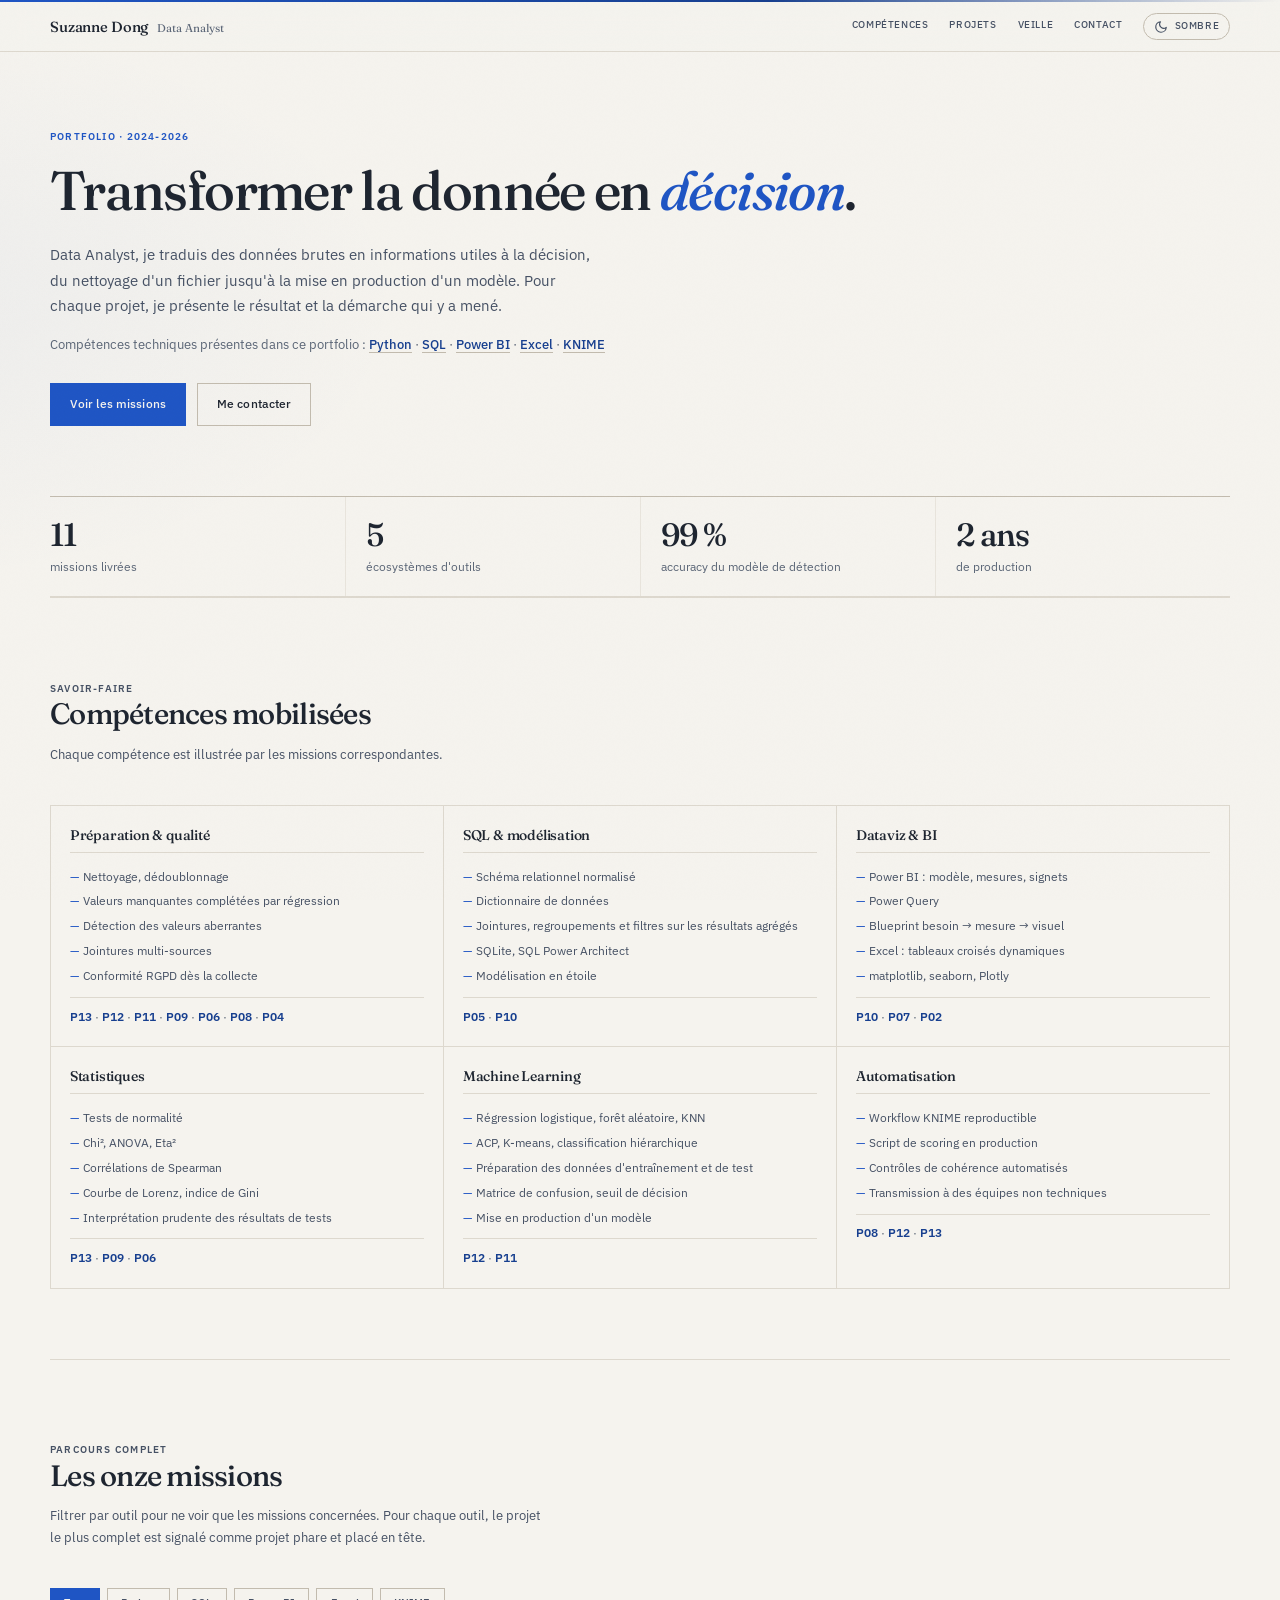
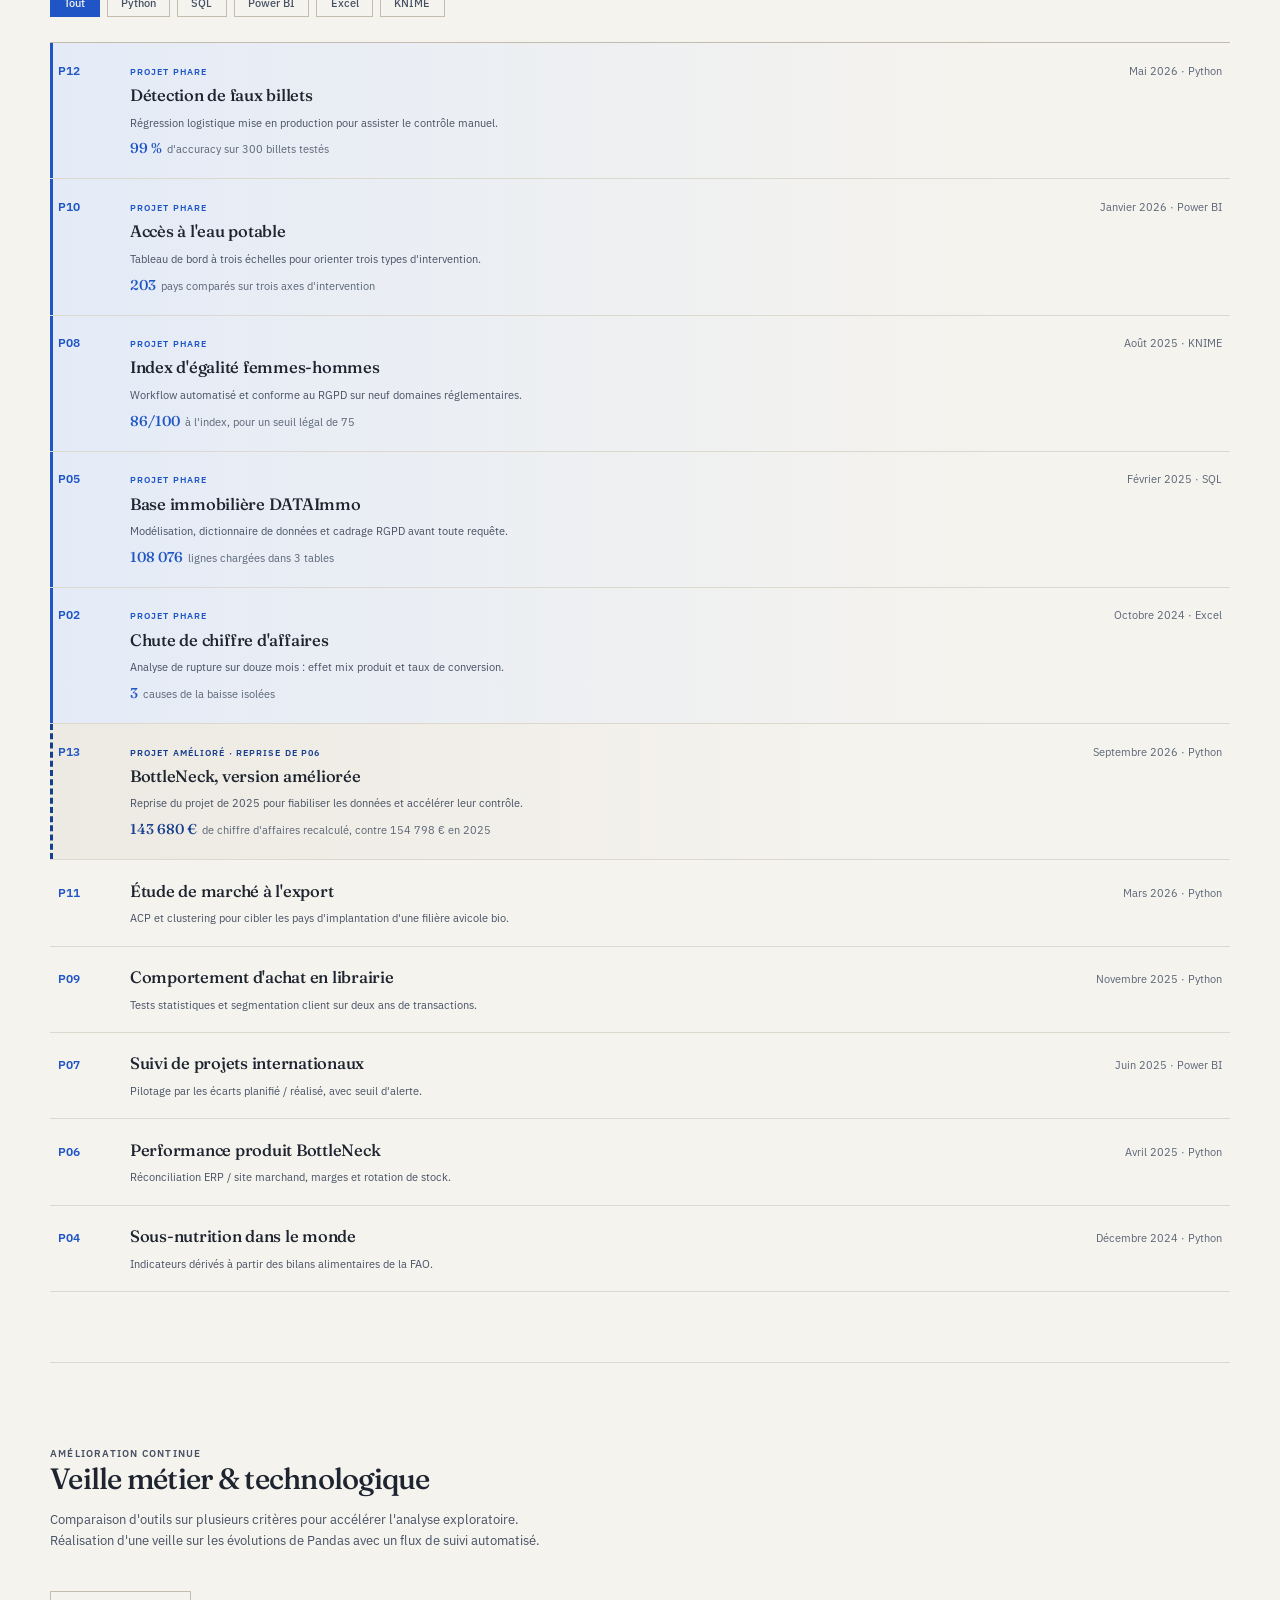
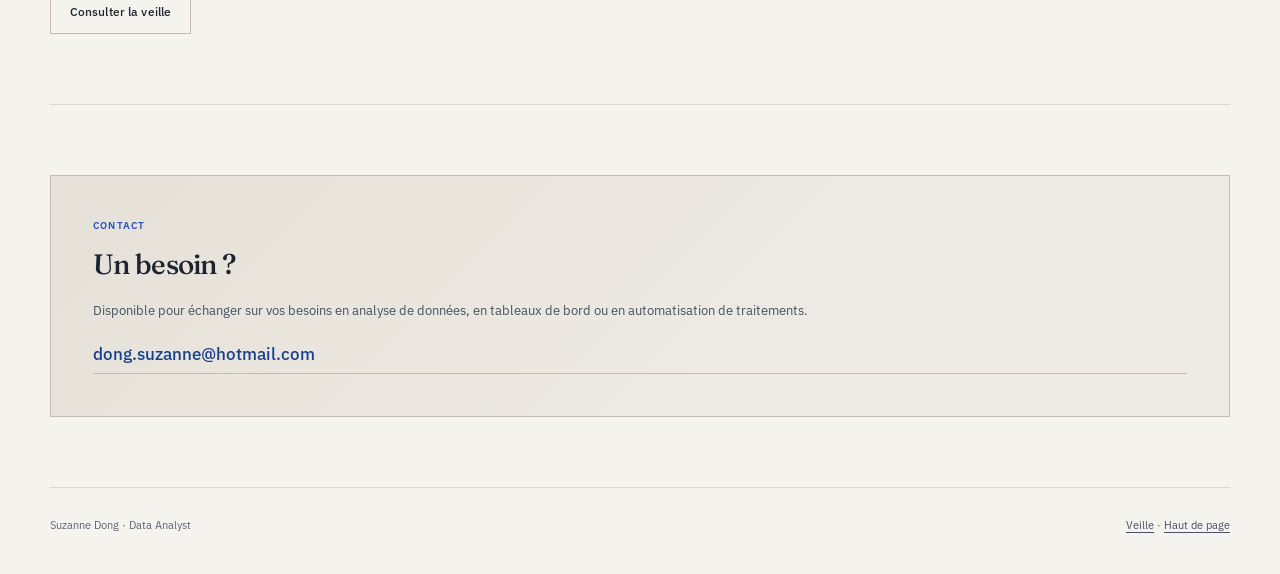
<file: index.html>
<!doctype html>
<html lang="fr">
<head>
<meta charset="utf-8">
<meta name="viewport" content="width=device-width, initial-scale=1">
<script>try{var t=localStorage.getItem('theme');if(t==='light'||t==='dark')document.documentElement.dataset.theme=t}catch(e){}</script>
<title>Suzanne Dong · Data Analyst</title>
<meta name="description" content="Portfolio de Suzanne Dong, Data Analyst. Onze missions d'analyse de données : Python, SQL, Power BI, Excel, KNIME.">
<link rel="preconnect" href="https://fonts.googleapis.com">
<link rel="preconnect" href="https://fonts.gstatic.com" crossorigin>
<link href="https://fonts.googleapis.com/css2?family=Fraunces:ital,opsz,wght@0,9..144,400..700;1,9..144,400..700&family=IBM+Plex+Sans:ital,wght@0,400;0,500;0,600;1,400&display=swap" rel="stylesheet">
<link rel="stylesheet" href="assets/css/style.css">
</head>
<body>
<a class="skip" href="#main">Aller au contenu</a>

<header class="site-head">
  <div class="shell head-in">
    <a class="brand" href="index.html">Suzanne Dong <span>Data Analyst</span></a>
    <nav class="site-nav" aria-label="Navigation principale">
      <!-- <a href="index.html#phares">Missions phares</a> -->
      <a href="index.html#competences">Compétences</a>
      <a href="index.html#missions">Projets</a>
      <a href="veille.html">Veille</a>
      <a href="index.html#contact">Contact</a>
    </nav>
  </div>
</header>

<main id="main">

  <!-- ── Hero ─────────────────────────────────────────────────────── -->
  <section class="hero shell">
    <p class="eyebrow rise">Portfolio · 2024-2026</p>
    <h1 class="rise">Transformer la donnée en <em>décision</em>.</h1>
    <p class="hero-lede rise">
      Data Analyst, je traduis des données brutes en informations utiles à la décision, du
      nettoyage d'un fichier jusqu'à la mise en production d'un modèle. Pour chaque projet, je
      présente le résultat et la démarche qui y a mené.
    </p>
    <p class="hero-skills rise">
      Compétences techniques présentes dans ce portfolio :
      <a href="#missions" data-goto-filter="python">Python</a> ·
      <a href="#missions" data-goto-filter="sql">SQL</a> ·
      <a href="#missions" data-goto-filter="powerbi">Power BI</a> ·
      <a href="#missions" data-goto-filter="excel">Excel</a> ·
      <a href="#missions" data-goto-filter="knime">KNIME</a>
    </p>
    <div class="hero-acts rise">
      <a class="btn btn--fill" href="#missions">Voir les missions</a>
      <a class="btn" href="#contact">Me contacter</a>
    </div>
  </section>

  <!-- ── Chiffres de synthèse ─────────────────────────────────────── -->
  <section class="shell" aria-label="Chiffres de synthèse">
    <ul class="figures">
      <li><span class="fig-v">11</span><span class="fig-l">missions livrées</span></li>
      <li><span class="fig-v">5</span><span class="fig-l">écosystèmes d'outils</span></li>
      <li><span class="fig-v">99 %</span><span class="fig-l">accuracy du modèle de détection</span></li>
      <li><span class="fig-v">2 ans</span><span class="fig-l">de production</span></li>
    </ul>
  </section>

<!-- ── Compétences ──────────────────────────────────────────────── -->
  <section class="band band--rule shell" id="competences">
    <div class="band-head">
      <p class="eyebrow">Savoir-faire</p>
      <h2>Compétences mobilisées </h2>
      <p>Chaque compétence est illustrée par les missions correspondantes.</p>
    </div>

    <div class="skills">
      <div class="skill">
        <h3>Préparation &amp; qualité</h3>
        <ul>
          <li>Nettoyage, dédoublonnage</li>
          <li>Valeurs manquantes complétées par régression</li>
          <li>Détection des valeurs aberrantes</li>
          <li>Jointures multi-sources</li>
          <li>Conformité RGPD dès la collecte</li>
          <li class="skill-refs">
            <a href="missions/p13-bottleneck-ameliore.html" target="_blank" rel="noopener" title="P13 · BottleNeck, version améliorée" aria-label="P13 · BottleNeck, version améliorée (nouvel onglet)">P13</a> ·
            <a href="missions/p12-faux-billets.html" target="_blank" rel="noopener" title="P12 · Détection de faux billets" aria-label="P12 · Détection de faux billets (nouvel onglet)">P12</a> ·
            <a href="missions/p11-etude-marche-export.html" target="_blank" rel="noopener" title="P11 · Étude de marché à l'export" aria-label="P11 · Étude de marché à l'export (nouvel onglet)">P11</a> ·
            <a href="missions/p09-librairie-lapage.html" target="_blank" rel="noopener" title="P09 · Comportement d'achat en librairie" aria-label="P09 · Comportement d'achat en librairie (nouvel onglet)">P09</a> ·
            <a href="missions/p06-bottleneck.html" target="_blank" rel="noopener" title="P06 · Performance produit, BottleNeck" aria-label="P06 · Performance produit, BottleNeck (nouvel onglet)">P06</a> ·
            <a href="missions/p08-egalite-femmes-hommes.html" target="_blank" rel="noopener" title="P08 · Index d'égalité femmes-hommes" aria-label="P08 · Index d'égalité femmes-hommes (nouvel onglet)">P08</a> ·
            <a href="missions/p04-sous-nutrition.html" target="_blank" rel="noopener" title="P04 · Sous-nutrition dans le monde" aria-label="P04 · Sous-nutrition dans le monde (nouvel onglet)">P04</a>
          </li>
        </ul>
      </div>
      <div class="skill">
        <h3>SQL &amp; modélisation</h3>
        <ul>
          <li>Schéma relationnel normalisé</li>
          <li>Dictionnaire de données</li>
          <li>Jointures, regroupements et filtres sur les résultats agrégés</li>
          <li>SQLite, SQL Power Architect</li>
          <li>Modélisation en étoile</li>
          <li class="skill-refs">
            <a href="missions/p05-dataimmo.html" target="_blank" rel="noopener" title="P05 · Base immobilière DATAImmo" aria-label="P05 · Base immobilière DATAImmo (nouvel onglet)">P05</a> ·
            <a href="missions/p10-eau-potable.html" target="_blank" rel="noopener" title="P10 · Accès à l'eau potable" aria-label="P10 · Accès à l'eau potable (nouvel onglet)">P10</a>
          </li>
        </ul>
      </div>
      <div class="skill">
        <h3>Dataviz &amp; BI</h3>
        <ul>
          <li>Power BI : modèle, mesures, signets</li>
          <li>Power Query</li>
          <li>Blueprint besoin → mesure → visuel</li>
          <li>Excel : tableaux croisés dynamiques</li>
          <li>matplotlib, seaborn, Plotly</li>
          <li class="skill-refs">
            <a href="missions/p10-eau-potable.html" target="_blank" rel="noopener" title="P10 · Accès à l'eau potable" aria-label="P10 · Accès à l'eau potable (nouvel onglet)">P10</a> ·
            <a href="missions/p07-suivi-projets.html" target="_blank" rel="noopener" title="P07 · Suivi de projets internationaux" aria-label="P07 · Suivi de projets internationaux (nouvel onglet)">P07</a> ·
            <a href="missions/p02-grand-marche.html" target="_blank" rel="noopener" title="P02 · Chute de chiffre d'affaires" aria-label="P02 · Chute de chiffre d'affaires (nouvel onglet)">P02</a>
          </li>
        </ul>
      </div>
      <div class="skill">
        <h3>Statistiques</h3>
        <ul>
          <li>Tests de normalité</li>
          <li>Chi², ANOVA, Eta²</li>
          <li>Corrélations de Spearman</li>
          <li>Courbe de Lorenz, indice de Gini</li>
          <li>Interprétation prudente des résultats de tests</li>
          <li class="skill-refs">
            <a href="missions/p13-bottleneck-ameliore.html" target="_blank" rel="noopener" title="P13 · BottleNeck, version améliorée" aria-label="P13 · BottleNeck, version améliorée (nouvel onglet)">P13</a> ·
            <a href="missions/p09-librairie-lapage.html" target="_blank" rel="noopener" title="P09 · Comportement d'achat en librairie" aria-label="P09 · Comportement d'achat en librairie (nouvel onglet)">P09</a> ·
            <a href="missions/p06-bottleneck.html" target="_blank" rel="noopener" title="P06 · Performance produit, BottleNeck" aria-label="P06 · Performance produit, BottleNeck (nouvel onglet)">P06</a>
          </li>
        </ul>
      </div>
      <div class="skill">
        <h3>Machine Learning</h3>
        <ul>
          <li>Régression logistique, forêt aléatoire, KNN</li>
          <li>ACP, K-means, classification hiérarchique</li>
          <li>Préparation des données d'entraînement et de test</li>
          <li>Matrice de confusion, seuil de décision</li>
          <li>Mise en production d'un modèle</li>
          <li class="skill-refs">
            <a href="missions/p12-faux-billets.html" target="_blank" rel="noopener" title="P12 · Détection de faux billets" aria-label="P12 · Détection de faux billets (nouvel onglet)">P12</a> ·
            <a href="missions/p11-etude-marche-export.html" target="_blank" rel="noopener" title="P11 · Étude de marché à l'export" aria-label="P11 · Étude de marché à l'export (nouvel onglet)">P11</a>
          </li>
        </ul>
      </div>
      <div class="skill">
        <h3>Automatisation</h3>
        <ul>
          <li>Workflow KNIME reproductible</li>
          <li>Script de scoring en production</li>
          <li>Contrôles de cohérence automatisés</li>
          <li>Transmission à des équipes non techniques</li>
          <li class="skill-refs">
            <a href="missions/p08-egalite-femmes-hommes.html" target="_blank" rel="noopener" title="P08 · Index d'égalité femmes-hommes" aria-label="P08 · Index d'égalité femmes-hommes (nouvel onglet)">P08</a> ·
            <a href="missions/p12-faux-billets.html" target="_blank" rel="noopener" title="P12 · Détection de faux billets" aria-label="P12 · Détection de faux billets (nouvel onglet)">P12</a> ·
            <a href="missions/p13-bottleneck-ameliore.html" target="_blank" rel="noopener" title="P13 · BottleNeck, version améliorée" aria-label="P13 · BottleNeck, version améliorée (nouvel onglet)">P13</a>
          </li>
        </ul>
      </div>
    </div>
  </section>


  <!-- ── Missions phares ──────────────────────────────────────────── -->
  <!-- <section class="band shell" id="phares">
    <div class="band-head">
      <p class="eyebrow">Sélection</p>
      <h2>Quatre missions représentatives</h2>
      <p>
        Ces quatre missions couvrent l'essentiel du métier : modélisation prédictive mise en
        production, segmentation non supervisée, statistique inférentielle et conception de
        tableau de bord décisionnel.
      </p>
    </div>

    <div class="flagships">
      <a class="flag" href="missions/p12-faux-billets.html">
        <span class="flag-rank">Machine Learning <b>Mai 2026</b></span>
        <span class="flag-t">Détection de faux billets</span>
        <p class="flag-d">
          Un modèle capable de distinguer un vrai d'un faux billet à partir de six mesures
          géométriques, puis un script de production qui rend le tout utilisable par une
          équipe métier, sans Python.
        </p>
        <span class="flag-kpi"><b>99 %</b><span>d'accuracy, pour 2 faux billets non détectés sur 300</span></span>
      </a>

      <a class="flag" href="missions/p11-etude-marche-export.html">
        <span class="flag-rank">Clustering · ACP <b>Mars 2026</b></span>
        <span class="flag-t">Étude de marché à l'export</span>
        <p class="flag-d">
          Cinq sources internationales fusionnées, une analyse en composantes principales et
          deux méthodes de clustering successives pour réduire 103 pays à une poignée de
          marchés réellement adressables.
        </p>
        <span class="flag-kpi"><b>103</b><span>pays analysés, 3 retenus pour l'export</span></span>
      </a>

      <a class="flag" href="missions/p09-librairie-lapage.html">
        <span class="flag-rank">Statistiques inférentielles <b>Novembre 2025</b></span>
        <span class="flag-t">Comportement d'achat en librairie</span>
        <p class="flag-d">
          Deux ans de transactions, 8 621 clients. Normalité testée avant de choisir les
          tests, corrélations recalculées par tranche d'âge, parce qu'un coefficient global
          peut masquer exactement l'inverse de ce qu'il annonce.
        </p>
        <span class="flag-kpi"><b>7,35 %</b><span>du chiffre d'affaires concentré sur 4 clients</span></span>
      </a>

      <a class="flag" href="missions/p10-eau-potable.html">
        <span class="flag-rank">Power BI · Dataviz <b>Janvier 2026</b></span>
        <span class="flag-t">Accès à l'eau potable</span>
        <p class="flag-d">
          Un tableau de bord à trois échelles géographiques, construit à partir d'un blueprint
          qui relie chaque besoin utilisateur à une mesure et à un type de visuel avant
          d'ouvrir Power BI.
        </p>
        <span class="flag-kpi"><b>3</b><span>axes d'intervention distincts outillés</span></span>
      </a>
    </div>
  </section> -->

  <!-- ── Toutes les missions ──────────────────────────────────────── -->
  <section class="band band--rule shell" id="missions">
    <div class="band-head">
      <p class="eyebrow">Parcours complet</p>
      <h2>Les onze missions</h2>
      <p>Filtrer par outil pour ne voir que les missions concernées. Pour chaque outil, le projet le plus complet est signalé comme projet phare et placé en tête.</p>
    </div>

    <div class="filters" role="group" aria-label="Filtrer les missions par outil">
      <button class="filter" data-filter="all" aria-pressed="true" type="button">Tout</button>
      <button class="filter" data-filter="python" aria-pressed="false" type="button">Python</button>
      <button class="filter" data-filter="sql" aria-pressed="false" type="button">SQL</button>
      <button class="filter" data-filter="powerbi" aria-pressed="false" type="button">Power BI</button>
      <button class="filter" data-filter="excel" aria-pressed="false" type="button">Excel</button>
      <button class="filter" data-filter="knime" aria-pressed="false" type="button">KNIME</button>
    </div>

    <ul class="missions">
      <li data-tools="python">
        <a class="mrow mrow--phare" href="missions/p12-faux-billets.html">
          <span class="mrow-n">P12</span>
          <span>
              <span class="mrow-tag">Projet phare</span>
              <span class="mrow-t">Détection de faux billets</span>
              <span class="mrow-d">Régression logistique mise en production pour assister le contrôle manuel.</span>
              <span class="mrow-kpi"><b>99 %</b>d'accuracy sur 300 billets testés</span>
          </span>
          <span class="mrow-meta">Mai 2026 · Python</span>
        </a>
      </li>
      <li data-tools="powerbi">
        <a class="mrow mrow--phare" href="missions/p10-eau-potable.html">
          <span class="mrow-n">P10</span>
          <span>
              <span class="mrow-tag">Projet phare</span>
              <span class="mrow-t">Accès à l'eau potable</span>
              <span class="mrow-d">Tableau de bord à trois échelles pour orienter trois types d'intervention.</span>
              <span class="mrow-kpi"><b>203</b>pays comparés sur trois axes d'intervention</span>
          </span>
          <span class="mrow-meta">Janvier 2026 · Power BI</span>
        </a>
      </li>
      <li data-tools="knime">
        <a class="mrow mrow--phare" href="missions/p08-egalite-femmes-hommes.html">
          <span class="mrow-n">P08</span>
          <span>
              <span class="mrow-tag">Projet phare</span>
              <span class="mrow-t">Index d'égalité femmes-hommes</span>
              <span class="mrow-d">Workflow automatisé et conforme au RGPD sur neuf domaines réglementaires.</span>
              <span class="mrow-kpi"><b>86/100</b>à l'index, pour un seuil légal de 75</span>
          </span>
          <span class="mrow-meta">Août 2025 · KNIME</span>
        </a>
      </li>
      <li data-tools="sql">
        <a class="mrow mrow--phare" href="missions/p05-dataimmo.html">
          <span class="mrow-n">P05</span>
          <span>
              <span class="mrow-tag">Projet phare</span>
              <span class="mrow-t">Base immobilière DATAImmo</span>
              <span class="mrow-d">Modélisation, dictionnaire de données et cadrage RGPD avant toute requête.</span>
              <span class="mrow-kpi"><b>108 076</b>lignes chargées dans 3 tables</span>
          </span>
          <span class="mrow-meta">Février 2025 · SQL</span>
        </a>
      </li>
      <li data-tools="excel">
        <a class="mrow mrow--phare" href="missions/p02-grand-marche.html">
          <span class="mrow-n">P02</span>
          <span>
              <span class="mrow-tag">Projet phare</span>
              <span class="mrow-t">Chute de chiffre d'affaires</span>
              <span class="mrow-d">Analyse de rupture sur douze mois : effet mix produit et taux de conversion.</span>
              <span class="mrow-kpi"><b>3</b>causes de la baisse isolées</span>
          </span>
          <span class="mrow-meta">Octobre 2024 · Excel</span>
        </a>
      </li>
      <li data-tools="python">
        <a class="mrow mrow--ameliore" href="missions/p13-bottleneck-ameliore.html">
          <span class="mrow-n">P13</span>
          <span>
              <span class="mrow-tag">Projet amélioré · reprise de P06</span>
              <span class="mrow-t">BottleNeck, version améliorée</span>
              <span class="mrow-d">Reprise du projet de 2025 pour fiabiliser les données et accélérer leur contrôle.</span>
              <span class="mrow-kpi"><b>143 680 €</b>de chiffre d'affaires recalculé, contre 154 798 € en 2025</span>
          </span>
          <span class="mrow-meta">Septembre 2026 · Python</span>
        </a>
      </li>
      <li data-tools="python">
        <a class="mrow" href="missions/p11-etude-marche-export.html">
          <span class="mrow-n">P11</span>
          <span>
              <span class="mrow-t">Étude de marché à l'export</span>
              <span class="mrow-d">ACP et clustering pour cibler les pays d'implantation d'une filière avicole bio.</span>
          </span>
          <span class="mrow-meta">Mars 2026 · Python</span>
        </a>
      </li>
      <li data-tools="python">
        <a class="mrow" href="missions/p09-librairie-lapage.html">
          <span class="mrow-n">P09</span>
          <span>
              <span class="mrow-t">Comportement d'achat en librairie</span>
              <span class="mrow-d">Tests statistiques et segmentation client sur deux ans de transactions.</span>
          </span>
          <span class="mrow-meta">Novembre 2025 · Python</span>
        </a>
      </li>
      <li data-tools="powerbi">
        <a class="mrow" href="missions/p07-suivi-projets.html">
          <span class="mrow-n">P07</span>
          <span>
              <span class="mrow-t">Suivi de projets internationaux</span>
              <span class="mrow-d">Pilotage par les écarts planifié / réalisé, avec seuil d'alerte.</span>
          </span>
          <span class="mrow-meta">Juin 2025 · Power BI</span>
        </a>
      </li>
      <li data-tools="python">
        <a class="mrow" href="missions/p06-bottleneck.html">
          <span class="mrow-n">P06</span>
          <span>
              <span class="mrow-t">Performance produit BottleNeck</span>
              <span class="mrow-d">Réconciliation ERP / site marchand, marges et rotation de stock.</span>
          </span>
          <span class="mrow-meta">Avril 2025 · Python</span>
        </a>
      </li>
      <li data-tools="python">
        <a class="mrow" href="missions/p04-sous-nutrition.html">
          <span class="mrow-n">P04</span>
          <span>
              <span class="mrow-t">Sous-nutrition dans le monde</span>
              <span class="mrow-d">Indicateurs dérivés à partir des bilans alimentaires de la FAO.</span>
          </span>
          <span class="mrow-meta">Décembre 2024 · Python</span>
        </a>
      </li>
    </ul>
  </section>

  <!-- ── Veille ───────────────────────────────────────────────────── -->
  <section class="band band--rule shell">
    <div class="band-head">
      <p class="eyebrow">Amélioration continue</p>
      <h2>Veille métier &amp; technologique</h2>
      <p>
        Comparaison d'outils sur plusieurs critères pour accélérer l'analyse exploratoire. <br>
        Réalisation d'une veille sur les évolutions de Pandas avec un flux de suivi automatisé.
      </p>
    </div>
    <a class="btn" href="veille.html">Consulter la veille</a>
  </section>

  <!-- ── Contact ──────────────────────────────────────────────────── -->
  <section class="band band--rule shell" id="contact">
    <div class="contact-card">
      <div>
        <p class="eyebrow">Contact</p>
        <h2>Un besoin ?</h2>
      </div>
      <p style="color:var(--ink-soft);margin:0">
        Disponible pour échanger sur vos besoins en analyse de données, en tableaux de bord ou en automatisation de traitements.
      </p>
      <a class="mail" href="mailto:dong.suzanne@hotmail.com">dong.suzanne@hotmail.com</a>
    </div>
  </section>

</main>

<footer class="site-foot shell">
  <span>Suzanne Dong · Data Analyst</span>
  <span><a href="veille.html">Veille</a> · <a href="#main">Haut de page</a></span>
</footer>

<script src="assets/js/main.js"></script>
</body>
</html>
</file>
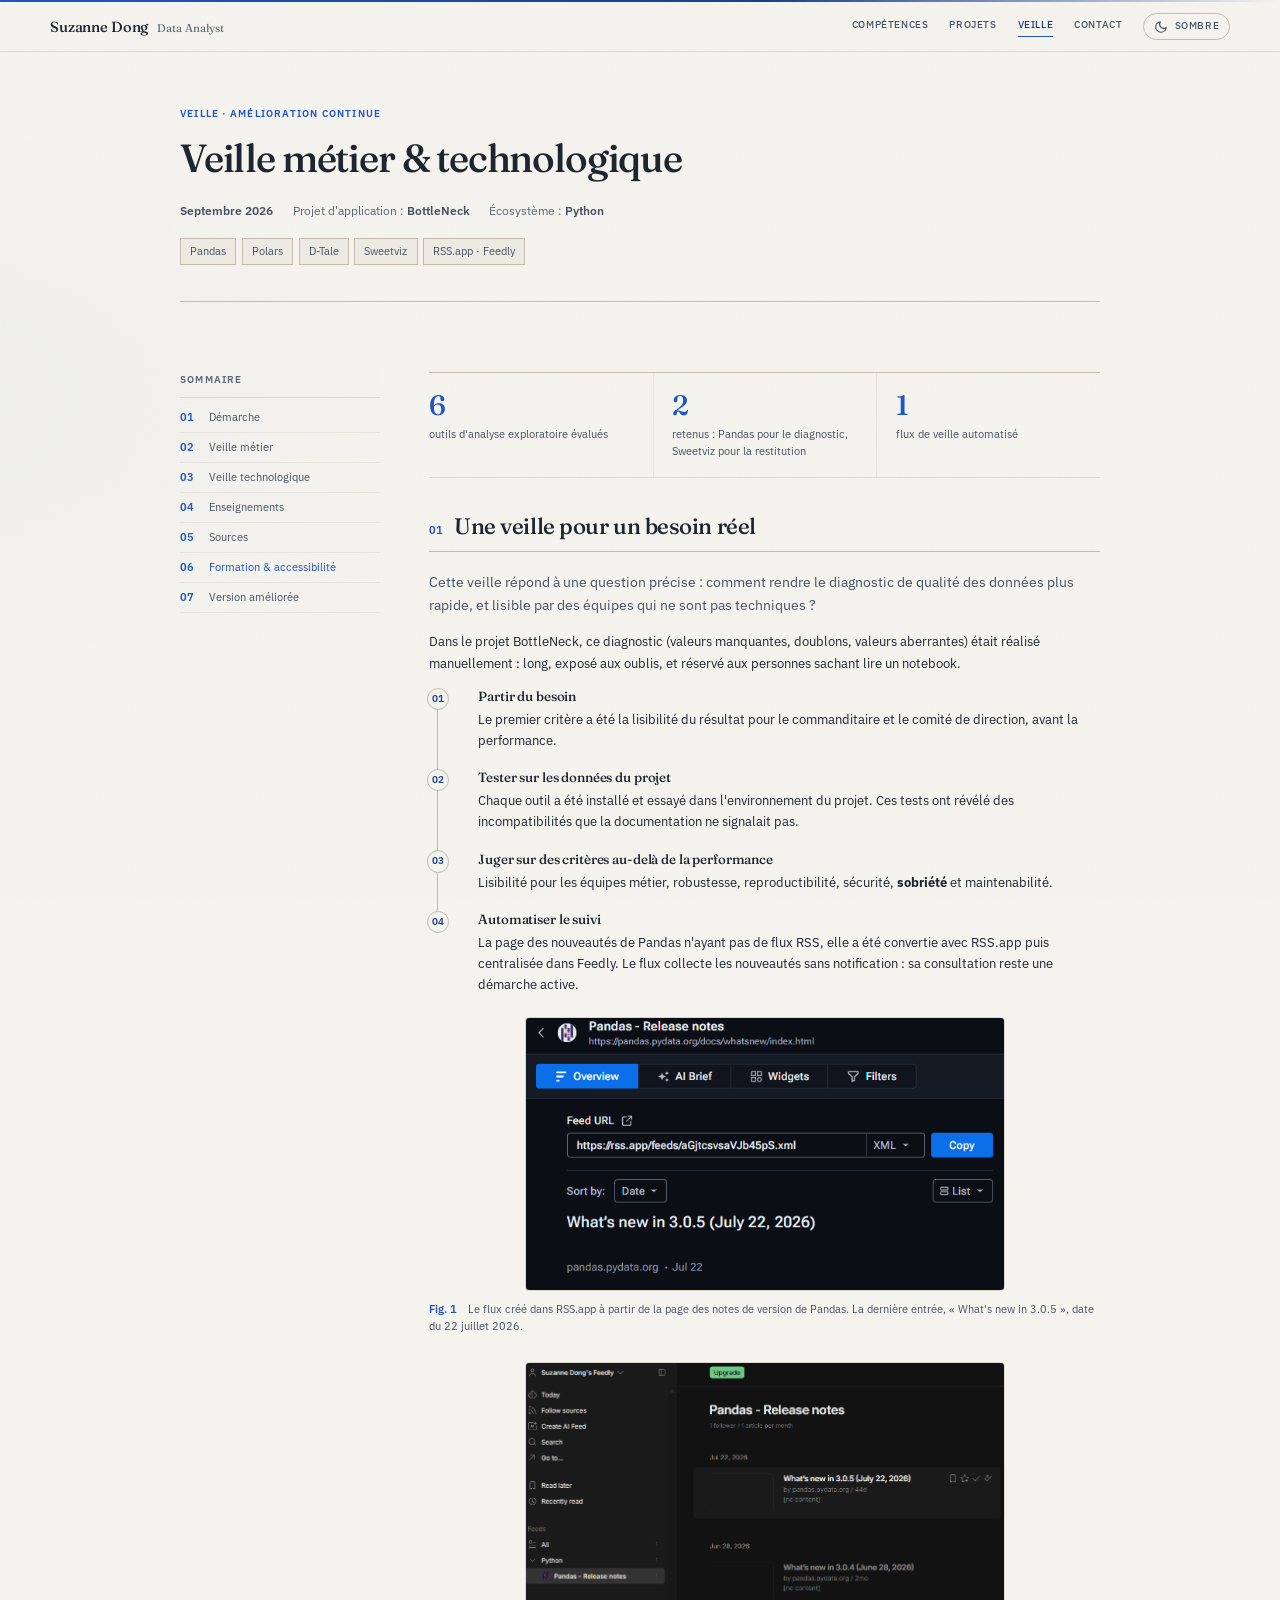
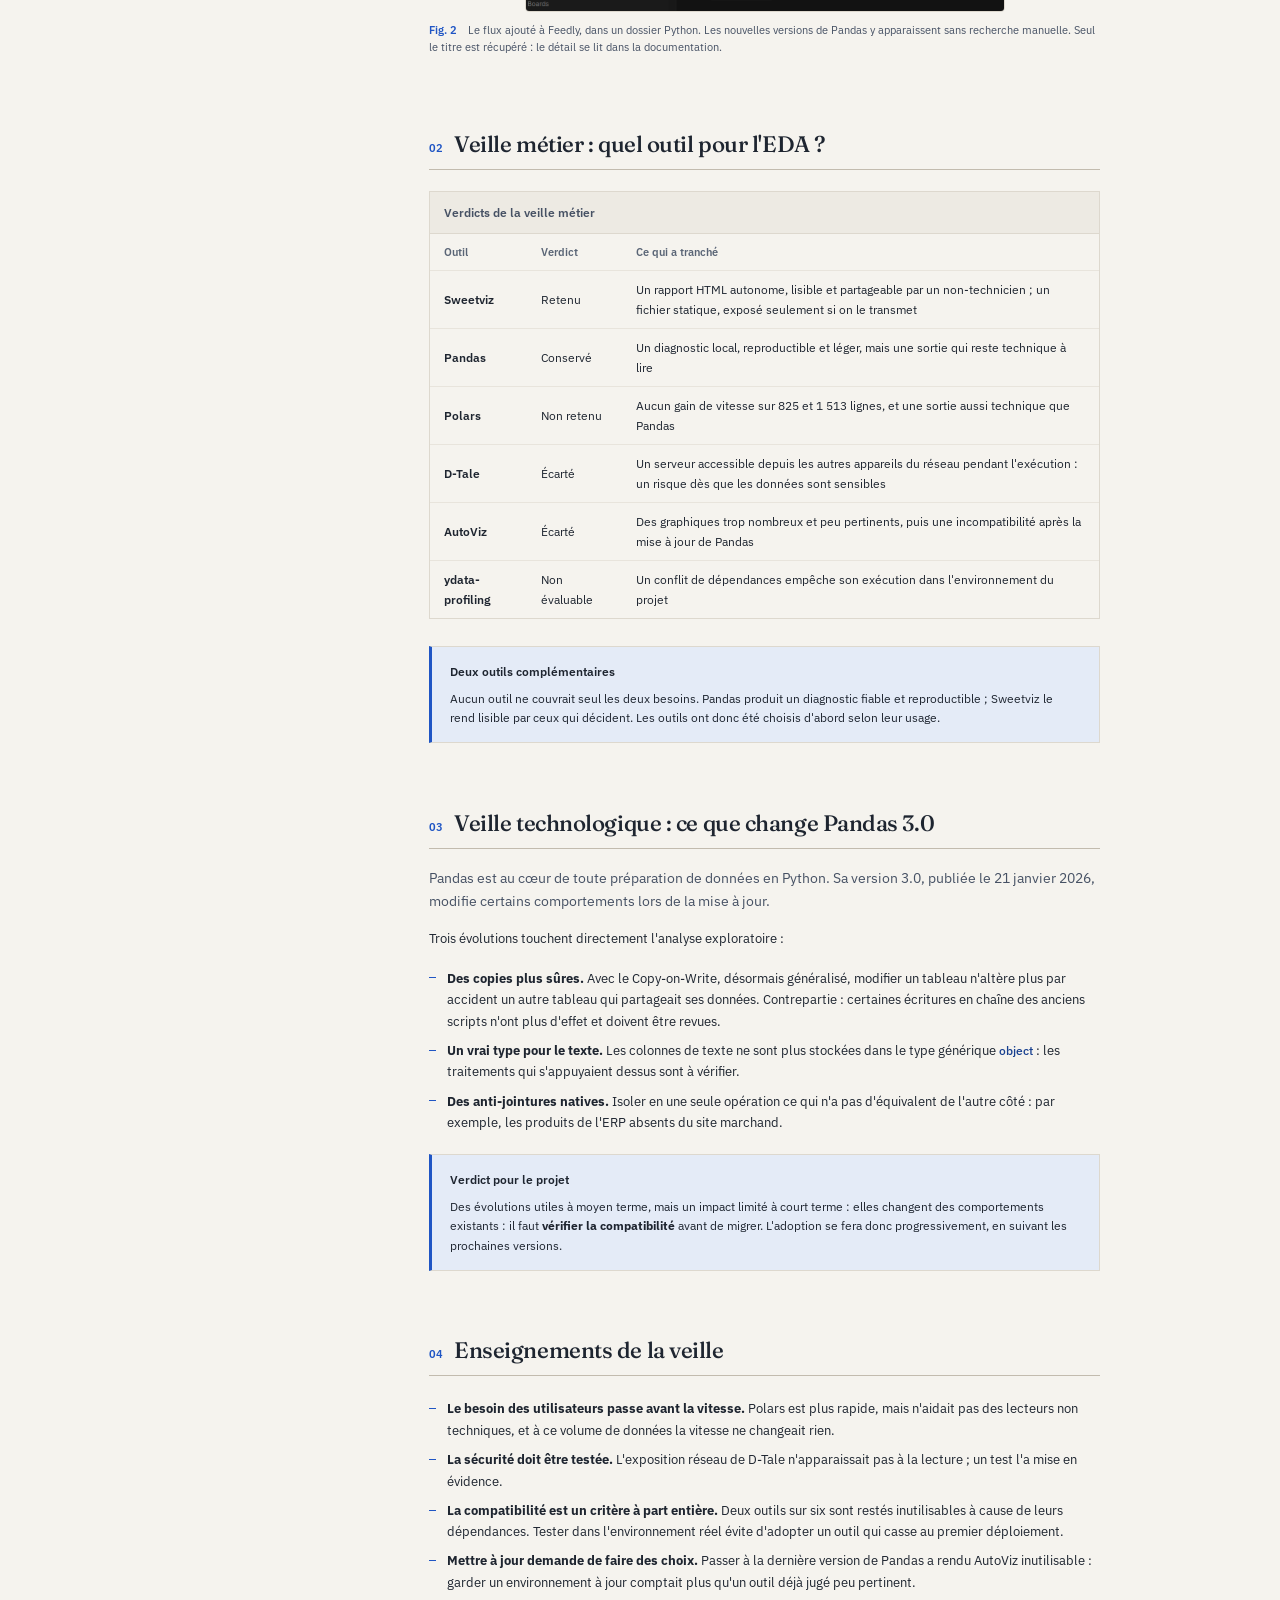
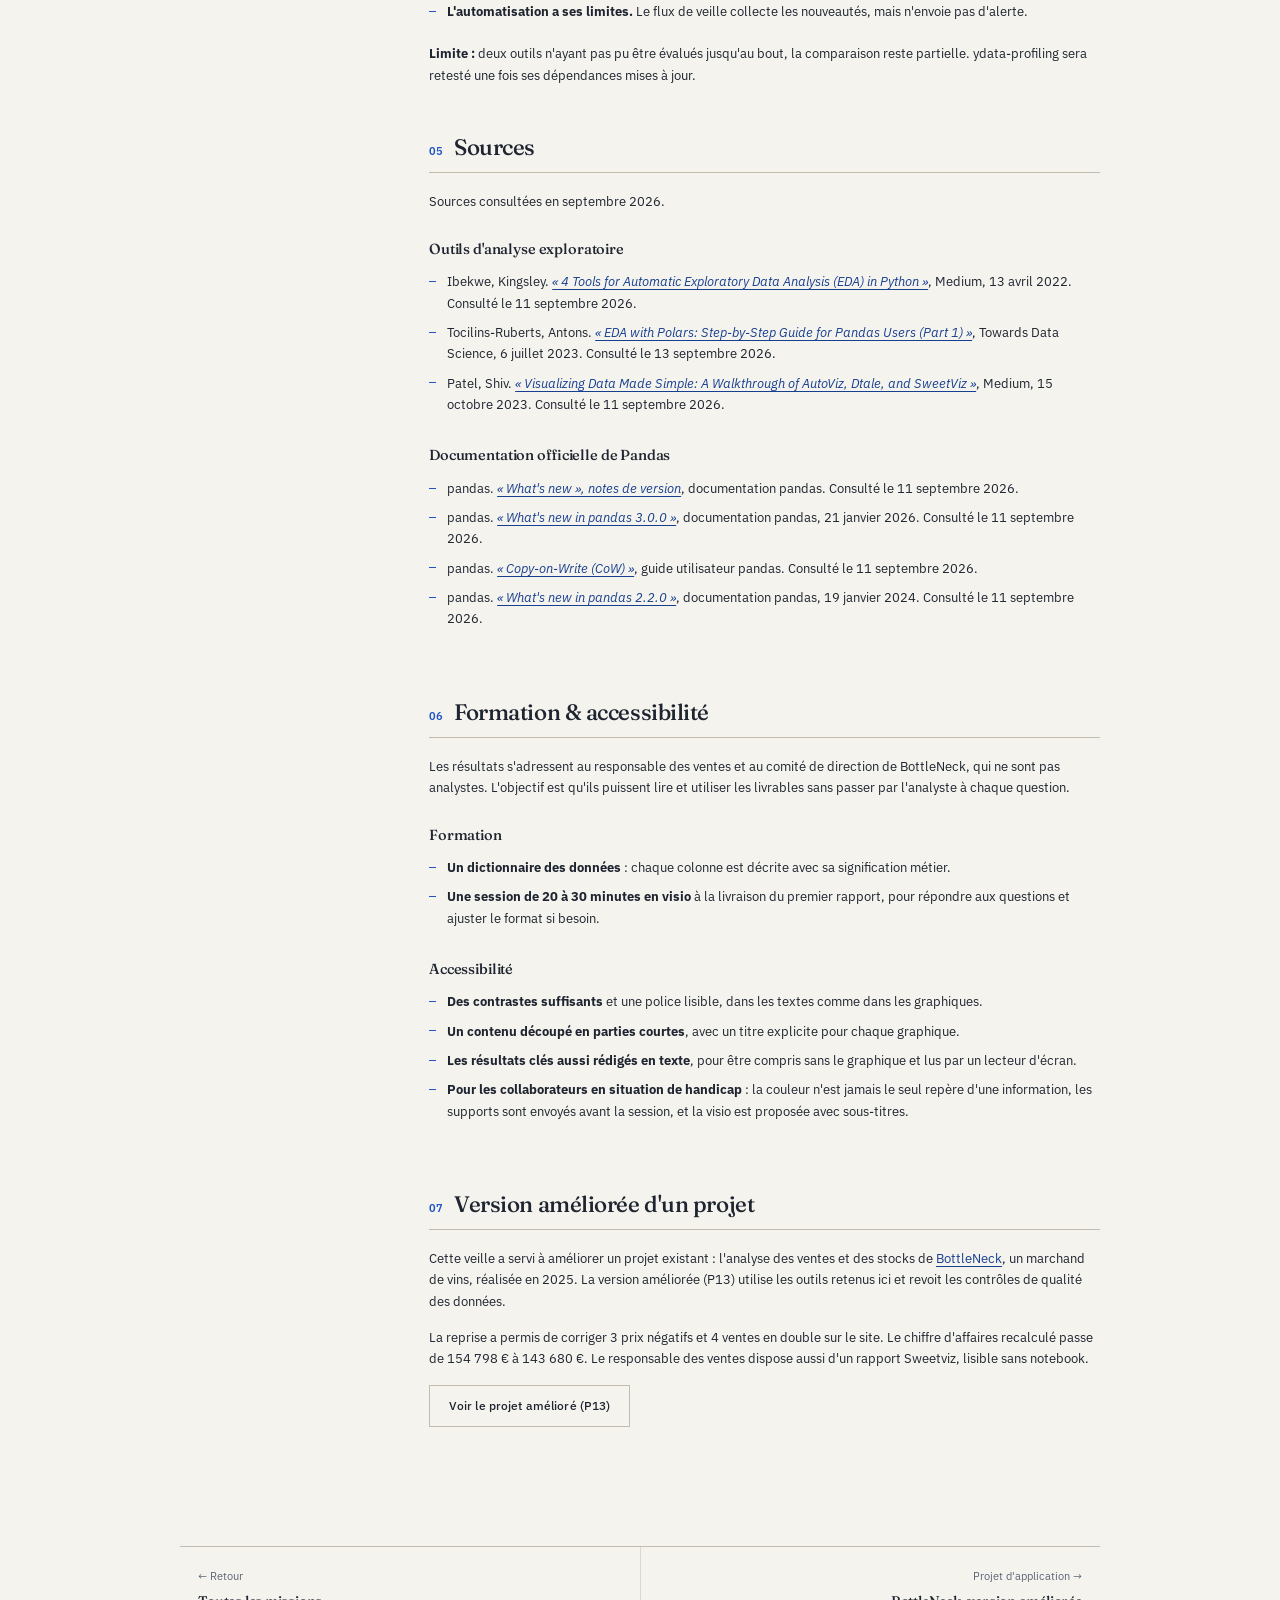
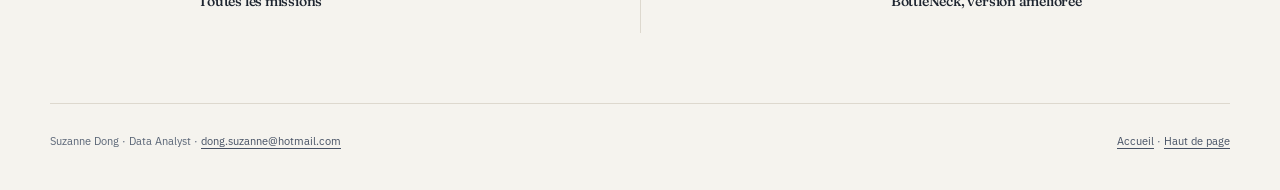
<file: veille.html>
<!doctype html>
<html lang="fr">
<head>
<meta charset="utf-8">
<meta name="viewport" content="width=device-width, initial-scale=1">
<script>try{var t=localStorage.getItem('theme');if(t==='light'||t==='dark')document.documentElement.dataset.theme=t}catch(e){}</script>
<title>Veille métier &amp; technologique · Suzanne Dong</title>
<meta name="description" content="Veille métier et technologique : six outils d'analyse exploratoire évalués sur les données d'un projet réel, les critères qui ont tranché, les évolutions de Pandas 3.0 à surveiller et un suivi automatisé.">
<link rel="preconnect" href="https://fonts.googleapis.com">
<link rel="preconnect" href="https://fonts.gstatic.com" crossorigin>
<link href="https://fonts.googleapis.com/css2?family=Fraunces:ital,opsz,wght@0,9..144,400..700;1,9..144,400..700&family=IBM+Plex+Sans:ital,wght@0,400;0,500;0,600;1,400&display=swap" rel="stylesheet">
<link rel="stylesheet" href="assets/css/style.css">
</head>
<body>
<a class="skip" href="#main">Aller au contenu</a>

<header class="site-head">
  <div class="shell head-in">
    <a class="brand" href="index.html">Suzanne Dong <span>Data Analyst</span></a>
    <nav class="site-nav" aria-label="Navigation principale">
      <!-- <a href="index.html#phares">Missions phares</a> -->
      <a href="index.html#competences">Compétences</a>
      <a href="index.html#missions">Projets</a>
      <a href="veille.html" aria-current="page">Veille</a>
      <a href="index.html#contact">Contact</a>
    </nav>
  </div>
</header>

<main id="main">

  <section class="m-hero shell">
    <p class="eyebrow">Veille · Amélioration continue</p>
    <h1>Veille métier &amp; technologique</h1>
    <div class="m-meta">
      <span><b>Septembre 2026</b></span>
      <span>Projet d'application : <b>BottleNeck</b></span>
      <span>Écosystème : <b>Python</b></span>
    </div>
    <div class="tags">
      <span class="tag">Pandas</span><span class="tag">Polars</span>
      <span class="tag">D-Tale</span><span class="tag">Sweetviz</span>
      <span class="tag">RSS.app · Feedly</span>
    </div>
  </section>

  <div class="shell m-grid">

    <aside class="rail">
      <p class="rail-t">Sommaire</p>
      <ol>
        <li><a href="#demarche">Démarche</a></li>
        <li><a href="#metier">Veille métier</a></li>
        <li><a href="#technologique">Veille technologique</a></li>
        <li><a href="#enseignements">Enseignements</a></li>
        <li><a href="#sources">Sources</a></li>
        <li><a href="#formation">Formation &amp; accessibilité</a></li>
        <li><a href="#amelioree">Version améliorée</a></li>
      </ol>
    </aside>

    <article class="m-body">

      <ul class="kpis">
        <li><span class="kpi-v">6</span><span class="kpi-l">outils d'analyse exploratoire évalués</span></li>
        <li><span class="kpi-v">2</span><span class="kpi-l">retenus : Pandas pour le diagnostic, Sweetviz pour la restitution</span></li>
        <li><span class="kpi-v">1</span><span class="kpi-l">flux de veille automatisé</span></li>
      </ul>

      <!-- 01 ─────────────────────────────────────────────────────── -->
      <section class="sec" id="demarche">
        <h2 class="sec-h"><span class="sec-n">01</span> Une veille pour un besoin réel</h2>
        <p class="lede">
          Cette veille répond à une question précise : comment rendre le diagnostic de qualité des données plus rapide, et lisible par
          des équipes qui ne sont pas techniques ?
        </p>
        <p>
          Dans le projet BottleNeck, ce diagnostic (valeurs manquantes, doublons, valeurs aberrantes) était réalisé manuellement : long, exposé aux oublis, et réservé aux personnes sachant lire un notebook.
        </p>

        <ol class="steps">
          <li>
            <h3>Partir du besoin</h3>
            <p>
              Le premier critère a été la lisibilité du résultat pour le commanditaire et le comité de direction, avant la performance.
            </p>
          </li>
          <li>
            <h3>Tester sur les données du projet</h3>
            <p>
              Chaque outil a été installé et essayé dans l'environnement du projet. Ces tests ont révélé des incompatibilités que la documentation ne signalait pas.
            </p>
          </li>
          <li>
            <h3>Juger sur des critères au-delà de la performance</h3>
            <p>
              Lisibilité pour les équipes métier, robustesse, reproductibilité, sécurité,
              <strong>sobriété</strong> et maintenabilité.
            </p>
          </li>
          <li>
            <h3>Automatiser le suivi</h3>
            <p>
              La page des nouveautés de Pandas n'ayant pas de flux RSS, elle a été convertie avec
              RSS.app puis centralisée dans Feedly. Le flux collecte les nouveautés sans
              notification : sa consultation reste une démarche active.
            </p>
          </li>
        </ol>

        <figure class="fig">
          <img src="assets/img/veille-rss-app.png"
               alt="Page RSS.app du flux « Pandas - Release notes » créé à partir de pandas.pydata.org/docs/whatsnew, avec l'adresse du flux et la dernière entrée « What's new in 3.0.5 (July 22, 2026) ».">
          <figcaption><span class="fig-n">Fig. 1</span>
            Le flux créé dans RSS.app à partir de la page des notes de version de Pandas. La dernière
            entrée, « What's new in 3.0.5 », date du 22 juillet 2026.
          </figcaption>
        </figure>

        <figure class="fig">
          <img src="assets/img/veille-feedly.png"
               alt="Feedly avec le flux « Pandas - Release notes » rangé dans un dossier Python, affichant les entrées « What's new in 3.0.5 » du 22 juillet 2026 et « What's new in 3.0.4 » du 28 juin 2026.">
          <figcaption><span class="fig-n">Fig. 2</span>
            Le flux ajouté à Feedly, dans un dossier Python. Les nouvelles versions de Pandas y
            apparaissent sans recherche manuelle. Seul le titre est récupéré : le détail se lit dans la
            documentation.
          </figcaption>
        </figure>
      </section>

      <!-- 02 ─────────────────────────────────────────────────────── -->
      <section class="sec" id="metier">
        <h2 class="sec-h"><span class="sec-n">02</span> Veille métier : quel outil pour l'EDA ?</h2>

        <div class="dtable">
          <table>
            <caption>Verdicts de la veille métier</caption>
            <thead>
              <tr>
                <th scope="col">Outil</th>
                <th scope="col">Verdict</th>
                <th scope="col">Ce qui a tranché</th>
              </tr>
            </thead>
            <tbody>
              <tr>
                <th scope="row">Sweetviz</th>
                <td>Retenu</td>
                <td>Un rapport HTML autonome, lisible et partageable par un non-technicien ; un fichier statique, exposé seulement si on le transmet</td>
              </tr>
              <tr>
                <th scope="row">Pandas</th>
                <td>Conservé</td>
                <td>Un diagnostic local, reproductible et léger, mais une sortie qui reste technique à lire</td>
              </tr>
              <tr>
                <th scope="row">Polars</th>
                <td>Non retenu</td>
                <td>Aucun gain de vitesse sur 825 et 1 513 lignes, et une sortie aussi technique que Pandas</td>
              </tr>
              <tr>
                <th scope="row">D-Tale</th>
                <td>Écarté</td>
                <td>Un serveur accessible depuis les autres appareils du réseau pendant l'exécution : un risque dès que les données sont sensibles</td>
              </tr>
              <tr>
                <th scope="row">AutoViz</th>
                <td>Écarté</td>
                <td>Des graphiques trop nombreux et peu pertinents, puis une incompatibilité après la mise à jour de Pandas</td>
              </tr>
              <tr>
                <th scope="row">ydata-profiling</th>
                <td>Non évaluable</td>
                <td>Un conflit de dépendances empêche son exécution dans l'environnement du projet</td>
              </tr>
            </tbody>
          </table>
        </div>

        <div class="why">
          <p class="why-l">Deux outils complémentaires</p>
          <p>
            Aucun outil ne couvrait seul les deux besoins. Pandas produit un diagnostic fiable et
            reproductible ; Sweetviz le rend lisible par ceux qui décident.
            Les outils ont donc été choisis d'abord selon leur usage.
          </p>
        </div>
      </section>

      <!-- 03 ─────────────────────────────────────────────────────── -->
      <section class="sec" id="technologique">
        <h2 class="sec-h"><span class="sec-n">03</span> Veille technologique : ce que change Pandas 3.0</h2>
        <p class="lede">
          Pandas est au cœur de toute préparation de données en Python. Sa version 3.0, publiée le 21 janvier 2026, modifie certains comportements lors de la mise à jour.
        </p>
        <p>Trois évolutions touchent directement l'analyse exploratoire :</p>

        <ul class="bullets">
          <li>
            <strong>Des copies plus sûres.</strong> Avec le Copy-on-Write, désormais généralisé,
            modifier un tableau n'altère plus par accident un autre tableau qui partageait ses
            données. Contrepartie : certaines écritures en chaîne des anciens scripts n'ont plus
            d'effet et doivent être revues.
          </li>
          <li>
            <strong>Un vrai type pour le texte.</strong> Les colonnes de texte ne sont plus
            stockées dans le type générique <code>object</code> : les traitements qui s'appuyaient
            dessus sont à vérifier.
          </li>
          <li>
            <strong>Des anti-jointures natives.</strong> Isoler en une seule opération ce qui n'a
            pas d'équivalent de l'autre côté : par exemple, les produits de l'ERP absents du site
            marchand.
          </li>
        </ul>

        <div class="why">
          <p class="why-l">Verdict pour le projet</p>
          <p>
            Des évolutions utiles à moyen terme, mais un impact limité à court terme : elles changent des comportements existants : il faut <strong>vérifier la compatibilité</strong> avant de migrer. L'adoption se fera donc progressivement, en suivant les prochaines versions.
          </p>
        </div>
      </section>

      <!-- 04 ─────────────────────────────────────────────────────── -->
      <section class="sec" id="enseignements">
        <h2 class="sec-h"><span class="sec-n">04</span> Enseignements de la veille</h2>

        <ul class="bullets">
          <li>
            <strong>Le besoin des utilisateurs passe avant la vitesse.</strong> Polars est plus rapide, mais n'aidait pas des lecteurs non techniques, et à ce volume de données la vitesse ne changeait rien.
          </li>
          <li>
            <strong>La sécurité doit être testée.</strong> L'exposition réseau de
            D-Tale n'apparaissait pas à la lecture ; un test l'a mise en évidence.
          </li>
          <li>
            <strong>La compatibilité est un critère à part entière.</strong> Deux outils sur six
            sont restés inutilisables à cause de leurs dépendances. Tester dans l'environnement réel
            évite d'adopter un outil qui casse au premier déploiement.
          </li>
          <li>
            <strong>Mettre à jour demande de faire des choix.</strong> Passer à la dernière version de Pandas a rendu AutoViz inutilisable : garder un environnement à jour comptait plus qu'un outil déjà jugé peu pertinent.
          </li>
          <li>
            <strong>L'automatisation a ses limites.</strong> Le flux de veille collecte les nouveautés, mais n'envoie pas d'alerte.
          </li>
        </ul>

        <p>
          <strong>Limite :</strong> deux outils n'ayant pas pu être évalués jusqu'au bout,
          la comparaison reste partielle. ydata-profiling sera retesté une fois ses dépendances
          mises à jour.
        </p>
      </section>

      <!-- 05 ─────────────────────────────────────────────────────── -->
      <section class="sec" id="sources">
        <h2 class="sec-h"><span class="sec-n">05</span> Sources</h2>
        <p>Sources consultées en septembre 2026.</p>

        <h3>Outils d'analyse exploratoire</h3>
        <ul class="bullets">
          <li>
            Ibekwe, Kingsley. <cite><a href="https://medium.com/machine-learning-mastery/4-tools-for-automatic-exploratory-data-analysis-eda-in-python-4d62e87898c5" target="_blank" rel="noopener noreferrer">« 4 Tools for Automatic Exploratory Data Analysis (EDA) in Python »</a></cite>,
            Medium, 13 avril 2022. Consulté le 11 septembre 2026.
          </li>
          <li>
            Tocilins-Ruberts, Antons. <cite><a href="https://towardsdatascience.com/eda-with-polars-step-by-step-guide-for-pandas-users-part-1-b2ec500a1008/" target="_blank" rel="noopener noreferrer">« EDA with Polars: Step-by-Step Guide for Pandas Users (Part 1) »</a></cite>,
            Towards Data Science, 6 juillet 2023. Consulté le 13 septembre 2026.
          </li>
          <li>
            Patel, Shiv. <cite><a href="https://medium.com/@swordshiv7/visualizing-data-made-simple-a-walkthrough-of-autoviz-dtale-and-sweetviz-e88b5881ae6e" target="_blank" rel="noopener noreferrer">« Visualizing Data Made Simple: A Walkthrough of AutoViz, Dtale, and SweetViz »</a></cite>,
            Medium, 15 octobre 2023. Consulté le 11 septembre 2026.
          </li>
        </ul>

        <h3>Documentation officielle de Pandas</h3>
        <ul class="bullets">
          <li>
            pandas. <cite><a href="https://pandas.pydata.org/docs/whatsnew/index.html" target="_blank" rel="noopener noreferrer">« What's new », notes de version</a></cite>,
            documentation pandas. Consulté le 11 septembre 2026.
          </li>
          <li>
            pandas. <cite><a href="https://pandas.pydata.org/docs/whatsnew/v3.0.0.html" target="_blank" rel="noopener noreferrer">« What's new in pandas 3.0.0 »</a></cite>,
            documentation pandas, 21 janvier 2026. Consulté le 11 septembre 2026.
          </li>
          <li>
            pandas. <cite><a href="https://pandas.pydata.org/docs/user_guide/copy_on_write.html" target="_blank" rel="noopener noreferrer">« Copy-on-Write (CoW) »</a></cite>,
            guide utilisateur pandas. Consulté le 11 septembre 2026.
          </li>
          <li>
            pandas. <cite><a href="https://pandas.pydata.org/docs/whatsnew/v2.2.0.html" target="_blank" rel="noopener noreferrer">« What's new in pandas 2.2.0 »</a></cite>,
            documentation pandas, 19 janvier 2024. Consulté le 11 septembre 2026.
          </li>
        </ul>
      </section>

      <!-- 06 ─────────────────────────────────────────────────────── -->
      <section class="sec" id="formation">
        <h2 class="sec-h"><span class="sec-n">06</span> Formation &amp; accessibilité</h2>
        <p>
          Les résultats s'adressent au responsable des ventes et au comité de direction de
          BottleNeck, qui ne sont pas analystes. L'objectif est qu'ils puissent lire et utiliser les
          livrables sans passer par l'analyste à chaque question.
        </p>

        <h3>Formation</h3>
        <ul class="bullets">
          <li><strong>Un dictionnaire des données</strong> : chaque colonne est décrite avec sa signification métier.</li>
          <li><strong>Une session de 20 à 30 minutes en visio</strong> à la livraison du premier rapport, pour répondre aux questions et ajuster le format si besoin.</li>
        </ul>

        <h3>Accessibilité</h3>
        <ul class="bullets">
          <li><strong>Des contrastes suffisants</strong> et une police lisible, dans les textes comme dans les graphiques.</li>
          <li><strong>Un contenu découpé en parties courtes</strong>, avec un titre explicite pour chaque graphique.</li>
          <li><strong>Les résultats clés aussi rédigés en texte</strong>, pour être compris sans le graphique et lus par un lecteur d'écran.</li>
          <li><strong>Pour les collaborateurs en situation de handicap</strong> : la couleur n'est jamais le seul repère d'une information, les supports sont envoyés avant la session, et la visio est proposée avec sous-titres.</li>
        </ul>
      </section>

      <!-- 07 ─────────────────────────────────────────────────────── -->
      <section class="sec" id="amelioree">
        <h2 class="sec-h"><span class="sec-n">07</span> Version améliorée d'un projet</h2>
        <p>
          Cette veille a servi à améliorer un projet existant : l'analyse des ventes et des stocks de
          <a href="missions/p06-bottleneck.html">BottleNeck</a>, un marchand de vins, réalisée en 2025.
          La version améliorée (P13) utilise les outils retenus ici et revoit les contrôles de qualité des données.
        </p>
        <p>
          La reprise a permis de corriger 3 prix négatifs et 4 ventes en double sur le site. Le chiffre
          d'affaires recalculé passe de 154 798 € à 143 680 €. Le responsable des ventes dispose aussi d'un
          rapport Sweetviz, lisible sans notebook.
        </p>
        <p><a class="btn" href="missions/p13-bottleneck-ameliore.html">Voir le projet amélioré (P13)</a></p>
      </section>

    </article>
  </div>

  <nav class="shell m-nav" aria-label="Navigation">
    <a href="index.html#missions"><span>← Retour</span><strong>Toutes les missions</strong></a>
    <a class="nx" href="missions/p13-bottleneck-ameliore.html"><span>Projet d'application →</span><strong>BottleNeck, version améliorée</strong></a>
  </nav>

</main>

<footer class="site-foot shell">
  <span>Suzanne Dong · Data Analyst · <a href="mailto:dong.suzanne@hotmail.com">dong.suzanne@hotmail.com</a></span>
  <span><a href="index.html">Accueil</a> · <a href="#main">Haut de page</a></span>
</footer>

<script src="assets/js/main.js"></script>
</body>
</html>
</file>
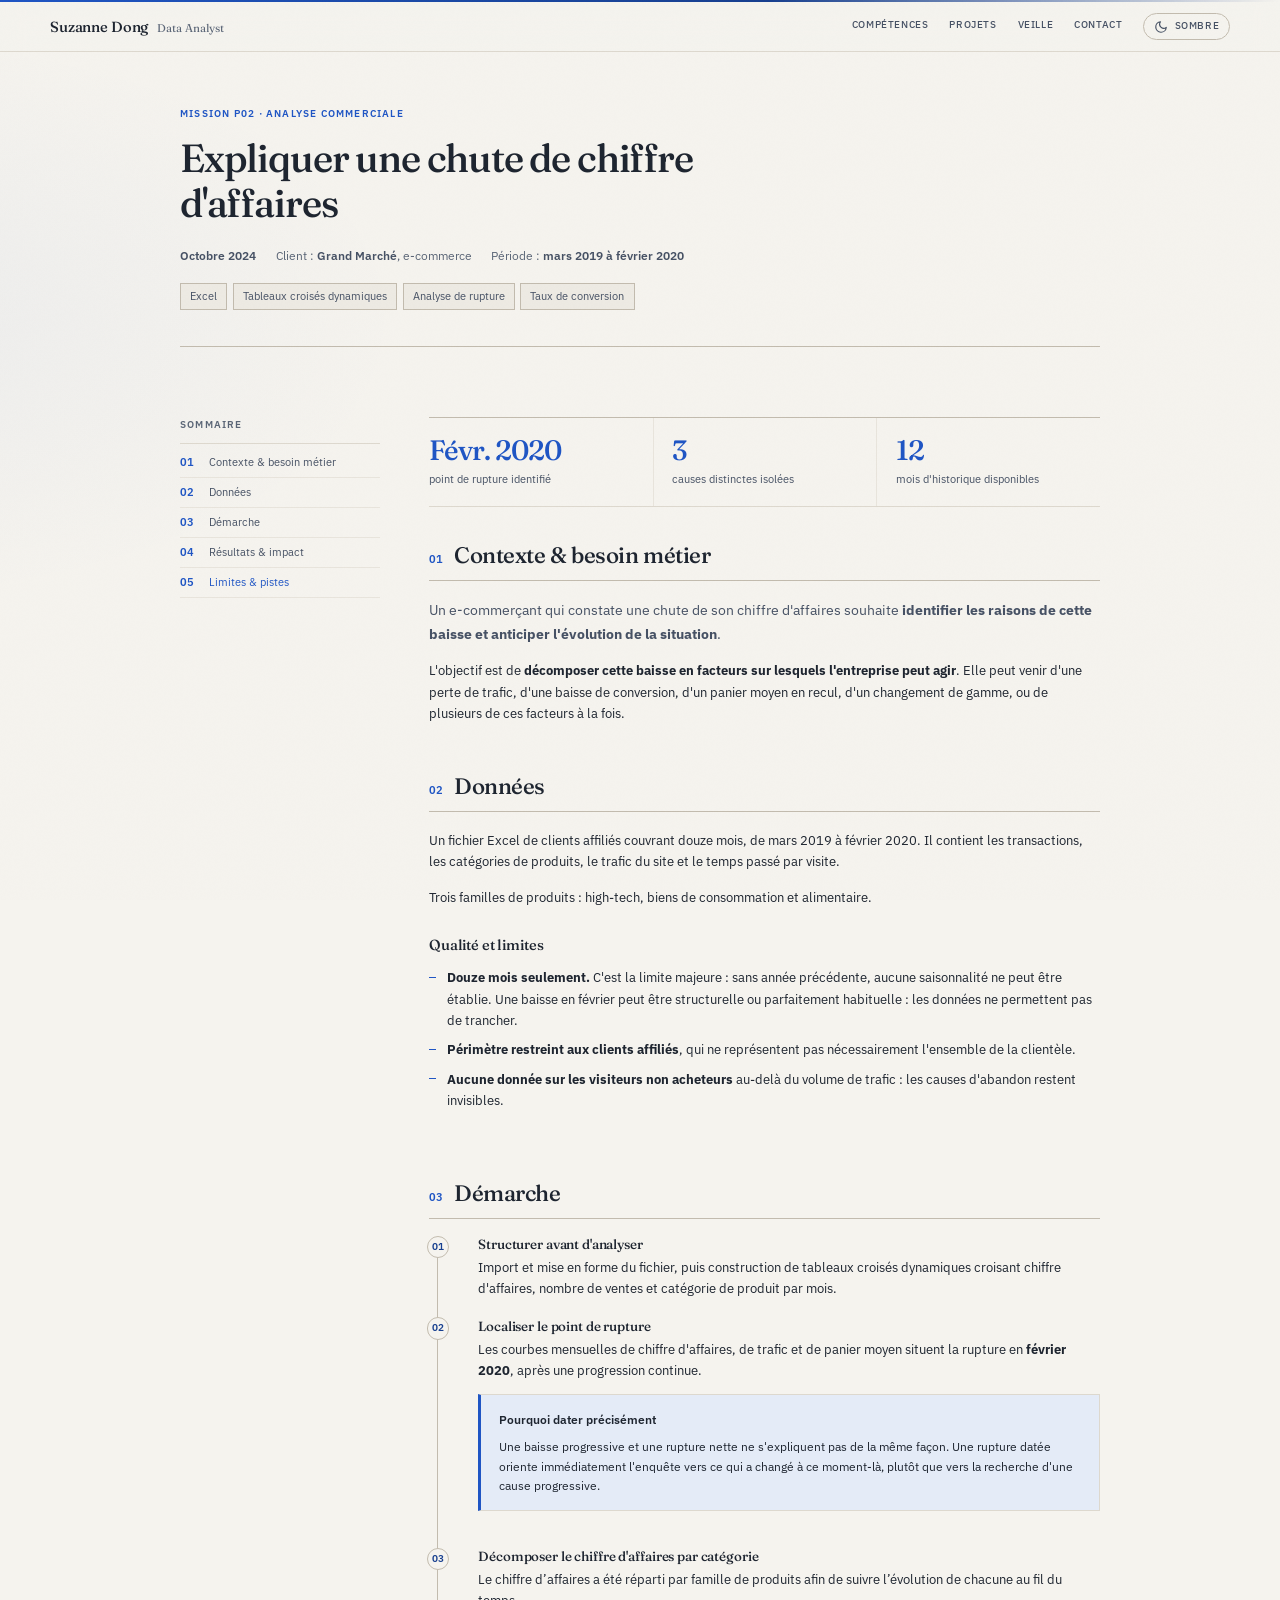
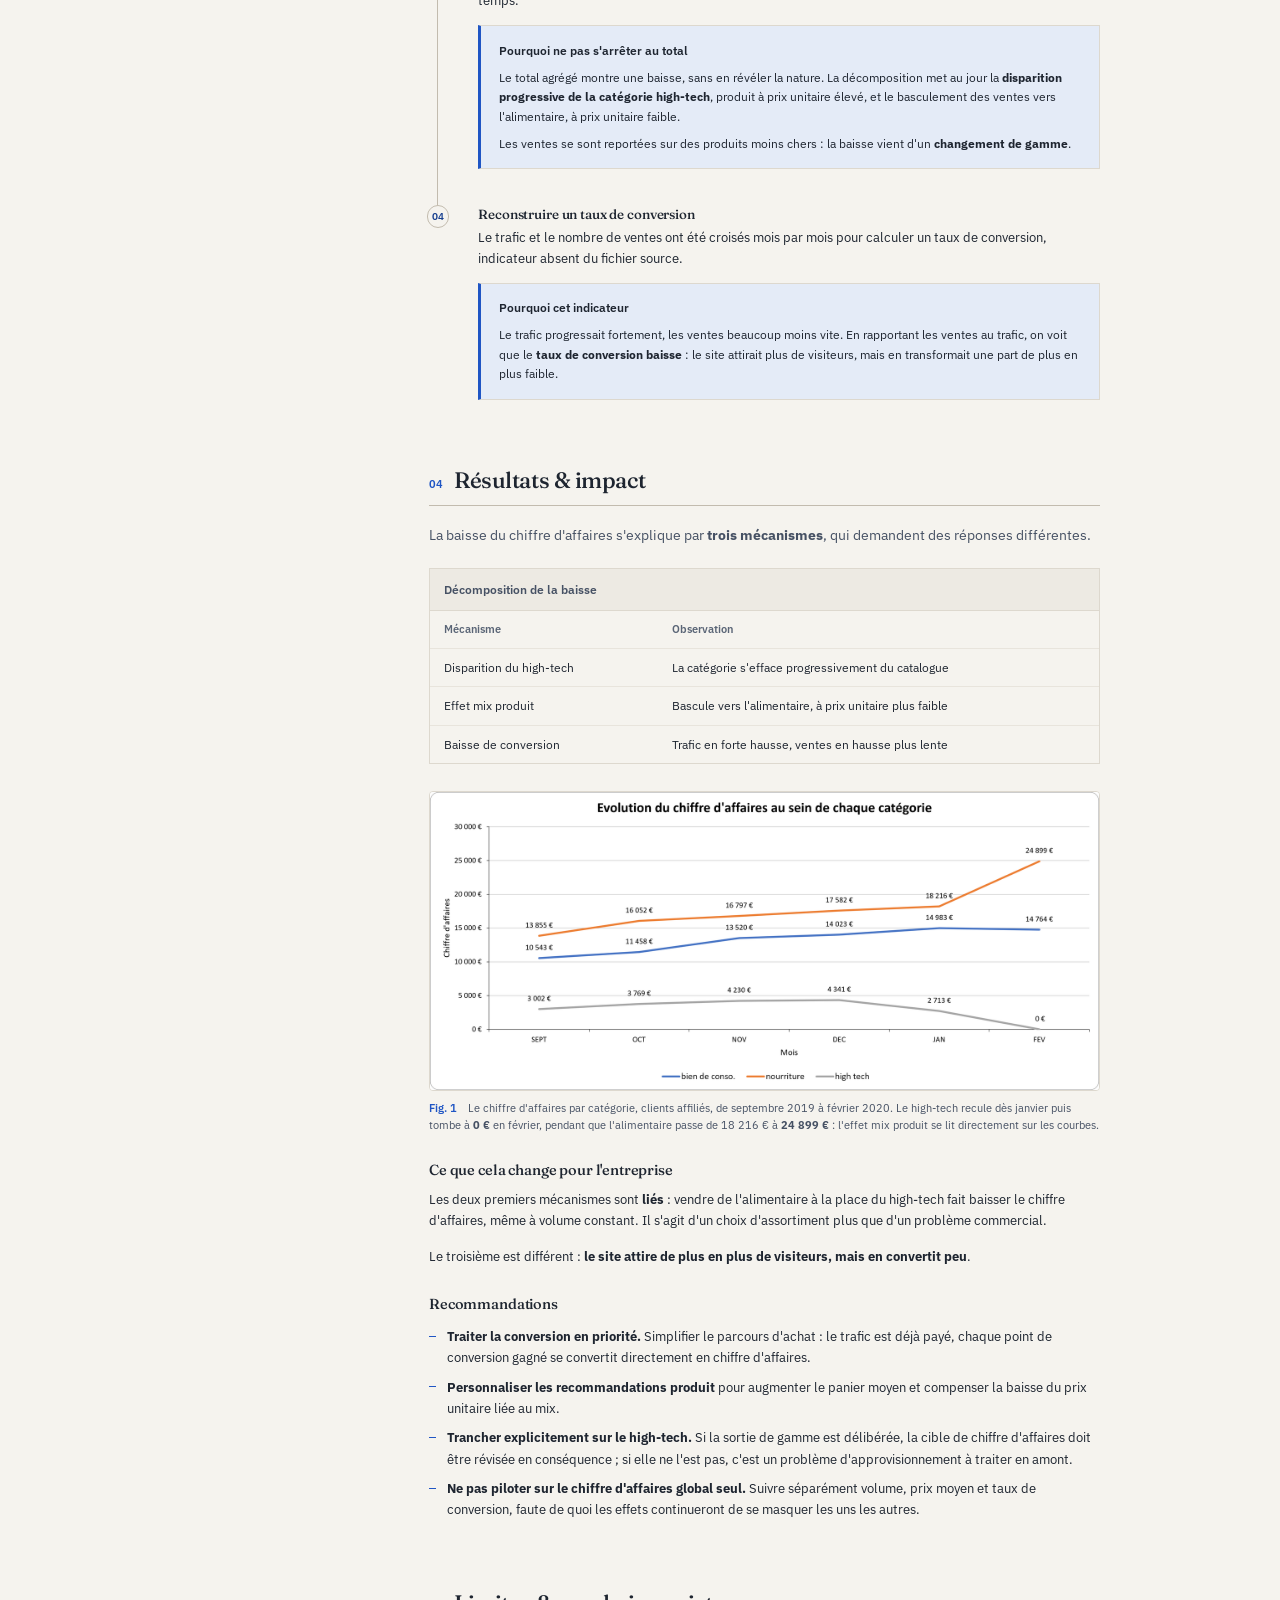
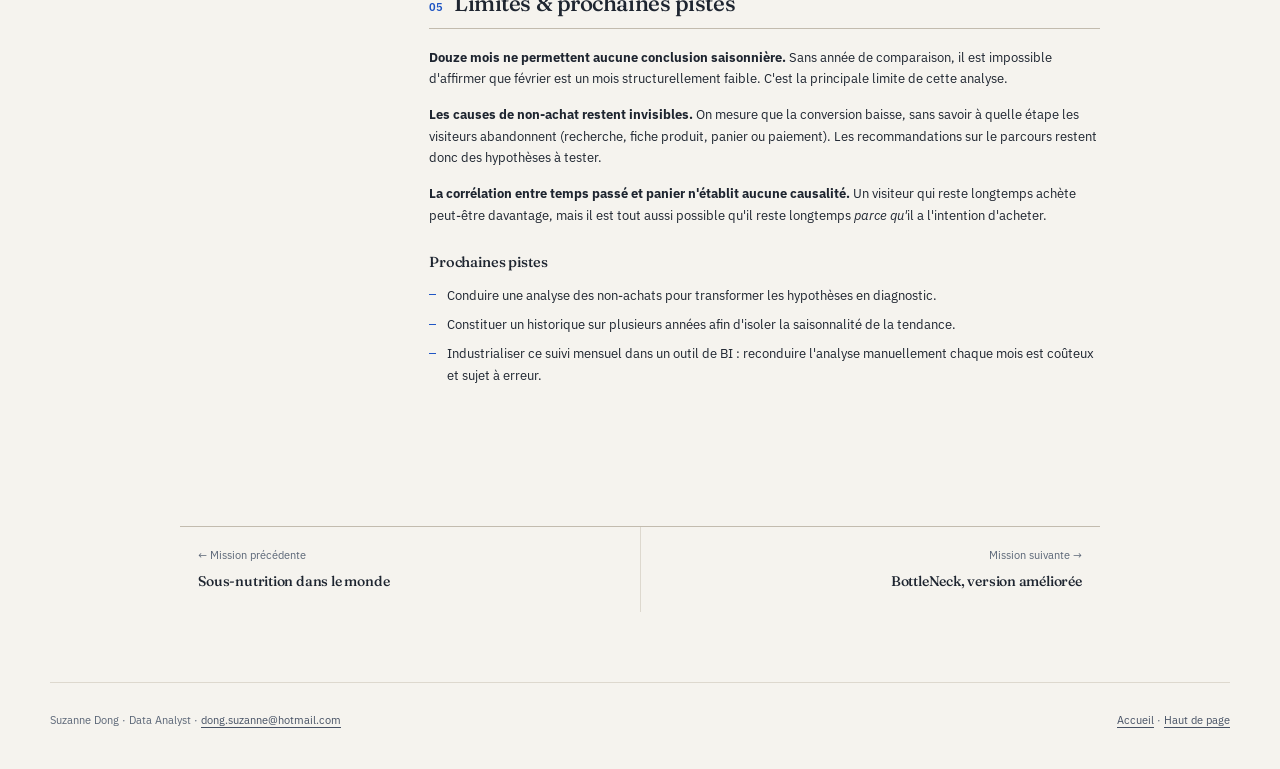
<file: missions/p02-grand-marche.html>
<!doctype html>
<html lang="fr">
<head>
<meta charset="utf-8">
<meta name="viewport" content="width=device-width, initial-scale=1">
<script>try{var t=localStorage.getItem('theme');if(t==='light'||t==='dark')document.documentElement.dataset.theme=t}catch(e){}</script>
<title>Chute de chiffre d'affaires · Suzanne Dong</title>
<meta name="description" content="Analyse sous Excel de la chute du chiffre d'affaires d'un e-commerçant : effet mix produit, taux de conversion et recommandations.">
<link rel="preconnect" href="https://fonts.googleapis.com">
<link rel="preconnect" href="https://fonts.gstatic.com" crossorigin>
<link href="https://fonts.googleapis.com/css2?family=Fraunces:ital,opsz,wght@0,9..144,400..700;1,9..144,400..700&family=IBM+Plex+Sans:ital,wght@0,400;0,500;0,600;1,400&display=swap" rel="stylesheet">
<link rel="stylesheet" href="../assets/css/style.css">
</head>
<body>
<a class="skip" href="#main">Aller au contenu</a>

<header class="site-head">
  <div class="shell head-in">
    <a class="brand" href="../index.html">Suzanne Dong <span>Data Analyst</span></a>
    <nav class="site-nav" aria-label="Navigation principale">
      <!-- <a href="../index.html#phares">Missions phares</a> -->
      <a href="../index.html#competences">Compétences</a>
      <a href="../index.html#missions">Projets</a>
      <a href="../veille.html">Veille</a>
      <a href="../index.html#contact">Contact</a>
    </nav>
  </div>
</header>

<main id="main">

  <section class="m-hero shell">
    <p class="eyebrow">Mission P02 · Analyse commerciale</p>
    <h1>Expliquer une chute de chiffre d'affaires</h1>
    <div class="m-meta">
      <span><b>Octobre 2024</b></span>
      <span>Client : <b>Grand Marché</b>, e-commerce</span>
      <span>Période : <b>mars 2019 à février 2020</b></span>
    </div>
    <div class="tags">
      <span class="tag">Excel</span><span class="tag">Tableaux croisés dynamiques</span>
      <span class="tag">Analyse de rupture</span><span class="tag">Taux de conversion</span>
    </div>
  </section>

  <div class="shell m-grid">

    <aside class="rail">
      <p class="rail-t">Sommaire</p>
      <ol>
        <li><a href="#contexte">Contexte &amp; besoin métier</a></li>
        <li><a href="#donnees">Données</a></li>
        <li><a href="#demarche">Démarche</a></li>
        <li><a href="#resultats">Résultats &amp; impact</a></li>
        <li><a href="#limites">Limites &amp; pistes</a></li>
      </ol>
    </aside>

    <article class="m-body">

      <ul class="kpis">
        <li><span class="kpi-v">Févr. 2020</span><span class="kpi-l">point de rupture identifié</span></li>
        <li><span class="kpi-v">3</span><span class="kpi-l">causes distinctes isolées</span></li>
        <li><span class="kpi-v">12</span><span class="kpi-l">mois d'historique disponibles</span></li>
      </ul>

      <!-- 01 -->
      <section class="sec" id="contexte">
        <h2 class="sec-h"><span class="sec-n">01</span> Contexte &amp; besoin métier</h2>
        <p class="lede">
          Un e-commerçant qui constate une chute de son chiffre d'affaires souhaite
          <strong>identifier les raisons de cette baisse et anticiper l'évolution de la situation</strong>.
        </p>
        <p>
          L'objectif est de <strong>décomposer cette baisse en facteurs sur lesquels l'entreprise peut agir</strong>. Elle peut venir d'une perte de trafic, d'une baisse de conversion, d'un panier moyen en recul, d'un changement de gamme, ou de plusieurs de ces facteurs à la fois.

        </p>
      </section>

      <!-- 02 -->
      <section class="sec" id="donnees">
        <h2 class="sec-h"><span class="sec-n">02</span> Données</h2>
        <p>
          Un fichier Excel de clients affiliés couvrant douze mois, de mars 2019 à février 2020.
          Il contient les transactions, les catégories de produits, le trafic du site et le temps
          passé par visite.
        </p>
        <p>
          Trois familles de produits : high-tech, biens de consommation et alimentaire.
        </p>

        <h3>Qualité et limites</h3>
        <ul class="bullets">
          <li><strong>Douze mois seulement.</strong> C'est la limite majeure : sans année précédente, aucune saisonnalité ne peut être établie. Une baisse en février peut être structurelle ou parfaitement habituelle : les données ne permettent pas de trancher.</li>
          <li><strong>Périmètre restreint aux clients affiliés</strong>, qui ne représentent pas nécessairement l'ensemble de la clientèle.</li>
          <li><strong>Aucune donnée sur les visiteurs non acheteurs</strong> au-delà du volume de trafic : les causes d'abandon restent invisibles.</li>
        </ul>
      </section>

      <!-- 03 -->
      <section class="sec" id="demarche">
        <h2 class="sec-h"><span class="sec-n">03</span> Démarche</h2>

        <ol class="steps">
          <li>
            <h3>Structurer avant d'analyser</h3>
            <p>
              Import et mise en forme du fichier, puis construction de tableaux croisés
              dynamiques croisant chiffre d'affaires, nombre de ventes et catégorie de produit
              par mois.
            </p>
          </li>

          <li>
            <h3>Localiser le point de rupture</h3>
            <p>
              Les courbes mensuelles de chiffre d'affaires, de trafic et de panier moyen
              situent la rupture en <strong>février 2020</strong>, après une progression continue.
            </p>
            <div class="why">
              <p class="why-l">Pourquoi dater précisément</p>
              <p>
                Une baisse progressive et une rupture nette ne s'expliquent pas de la même façon.
                Une rupture datée oriente immédiatement l'enquête vers ce qui a
                changé à ce moment-là, plutôt que vers la recherche d'une cause progressive.
              </p>
            </div>
          </li>

          <li>
            <h3>Décomposer le chiffre d'affaires par catégorie</h3>
            <p>
              Le chiffre d’affaires a été réparti par famille de produits afin de suivre l’évolution de chacune au fil du temps.
            </p>
            <div class="why">
              <p class="why-l">Pourquoi ne pas s'arrêter au total</p>
              <p>
                Le total agrégé montre une baisse, sans en révéler la nature.
                La décomposition met au jour la <strong>disparition progressive de la
                catégorie high-tech</strong>, produit à prix unitaire élevé, et le basculement
                des ventes vers l'alimentaire, à prix unitaire faible.
              </p>
              <p>
                Les ventes se sont reportées sur des produits moins chers : la baisse vient d'un <strong>changement de gamme</strong>.
              </p>
            </div>
          </li>

          <li>
            <h3>Reconstruire un taux de conversion</h3>
            <p>
              Le trafic et le nombre de ventes ont été croisés mois par mois pour calculer un
              taux de conversion, indicateur absent du fichier source.
            </p>
            <div class="why">
              <p class="why-l">Pourquoi cet indicateur</p>
              <p>
                Le trafic progressait fortement, les ventes beaucoup moins vite. En rapportant les ventes au trafic, on voit que le <strong>taux de conversion baisse</strong> : le site attirait plus de visiteurs, mais en transformait une part de plus en plus faible.
              </p>
            </div>
          </li>

        </ol>
      </section>

      <!-- 04 -->
      <section class="sec" id="resultats">
        <h2 class="sec-h"><span class="sec-n">04</span> Résultats &amp; impact</h2>
        <p class="lede">
          La baisse du chiffre d'affaires s'explique par <strong>trois mécanismes</strong>, qui demandent des réponses différentes.
        </p>

        <div class="dtable">
          <table>
            <caption>Décomposition de la baisse</caption>
            <thead>
              <tr><th scope="col">Mécanisme</th><th scope="col">Observation</th></tr>
            </thead>
            <tbody>
              <tr>
                <td>Disparition du high-tech</td>
                <td>La catégorie s'efface progressivement du catalogue</td>
              </tr>
              <tr>
                <td>Effet mix produit</td>
                <td>Bascule vers l'alimentaire, à prix unitaire plus faible</td>
              </tr>
              <tr>
                <td>Baisse de conversion</td>
                <td>Trafic en forte hausse, ventes en hausse plus lente</td>
              </tr>
            </tbody>
          </table>
        </div>

        <figure class="fig fig--large">
          <img src="../assets/img/missions/p02-evolution-ca.png"
               alt="Courbes du chiffre d'affaires mensuel par catégorie, clients affiliés, de septembre à février. Nourriture : de 13 855 € à 24 899 €. Biens de consommation : de 10 543 € à 14 764 €. High-tech : de 3 002 € à 4 341 € en décembre, 2 713 € en janvier, puis 0 € en février.">
          <figcaption><span class="fig-n">Fig. 1</span>
            Le chiffre d'affaires par catégorie, clients affiliés, de septembre 2019 à
            février 2020. Le high-tech recule dès janvier puis tombe à <strong>0 €</strong> en
            février, pendant que l'alimentaire passe de 18 216 € à <strong>24 899 €</strong> :
            l'effet mix produit se lit directement sur les courbes.
          </figcaption>
        </figure>

        <h3>Ce que cela change pour l'entreprise</h3>
        <p>
          Les deux premiers mécanismes sont <strong>liés</strong> : vendre de l'alimentaire à la place du high-tech fait baisser le chiffre d'affaires, même à volume constant. Il s'agit d'un choix d'assortiment plus que d'un problème commercial.
        </p>
        <p>
          Le troisième est différent : <strong>le site attire de plus en plus de visiteurs, mais en convertit peu</strong>.

        </p>

        <h3>Recommandations</h3>
        <ul class="bullets">
          <li><strong>Traiter la conversion en priorité.</strong> Simplifier le parcours d'achat : le trafic est déjà payé, chaque point de conversion gagné se convertit directement en chiffre d'affaires.</li>
          <li><strong>Personnaliser les recommandations produit</strong> pour augmenter le panier moyen et compenser la baisse du prix unitaire liée au mix.</li>
          <li><strong>Trancher explicitement sur le high-tech.</strong> Si la sortie de gamme est délibérée, la cible de chiffre d'affaires doit être révisée en conséquence ; si elle ne l'est pas, c'est un problème d'approvisionnement à traiter en amont.</li>
          <li><strong>Ne pas piloter sur le chiffre d'affaires global seul.</strong> Suivre séparément volume, prix moyen et taux de conversion, faute de quoi les effets continueront de se masquer les uns les autres.</li>
        </ul>
      </section>

      <!-- 05 -->
      <section class="sec" id="limites">
        <h2 class="sec-h"><span class="sec-n">05</span> Limites &amp; prochaines pistes</h2>
        <p>
          <strong>Douze mois ne permettent aucune conclusion saisonnière.</strong> Sans année de
          comparaison, il est impossible d'affirmer que février est un mois structurellement
          faible. C'est la principale limite de cette analyse.
        </p>
        <p>
          <strong>Les causes de non-achat restent invisibles.</strong> On mesure que la
          conversion baisse, sans savoir à quelle étape les visiteurs abandonnent (recherche, fiche produit, panier ou paiement). Les recommandations sur le parcours restent donc
          des hypothèses à tester.
        </p>
        <p>
          <strong>La corrélation entre temps passé et panier n'établit aucune causalité.</strong>
          Un visiteur qui reste longtemps achète peut-être davantage, mais il est tout aussi
          possible qu'il reste longtemps <em>parce qu'</em>il a l'intention d'acheter.
        </p>

        <h3>Prochaines pistes</h3>
        <ul class="bullets">
          <li>Conduire une analyse des non-achats pour transformer les hypothèses en diagnostic.</li>
          <li>Constituer un historique sur plusieurs années afin d'isoler la saisonnalité de la tendance.</li>
          <li>Industrialiser ce suivi mensuel dans un outil de BI : reconduire l'analyse manuellement chaque mois est coûteux et sujet à erreur.</li>
        </ul>
      </section>

    </article>
  </div>

  <nav class="shell m-nav" aria-label="Navigation entre les missions">
    <a href="p04-sous-nutrition.html"><span>← Mission précédente</span><strong>Sous-nutrition dans le monde</strong></a>
    <a class="nx" href="p13-bottleneck-ameliore.html"><span>Mission suivante →</span><strong>BottleNeck, version améliorée</strong></a>
  </nav>

</main>

<footer class="site-foot shell">
  <span>Suzanne Dong · Data Analyst · <a href="mailto:dong.suzanne@hotmail.com">dong.suzanne@hotmail.com</a></span>
  <span><a href="../index.html">Accueil</a> · <a href="#main">Haut de page</a></span>
</footer>

<script src="../assets/js/main.js"></script>
</body>
</html>
</file>
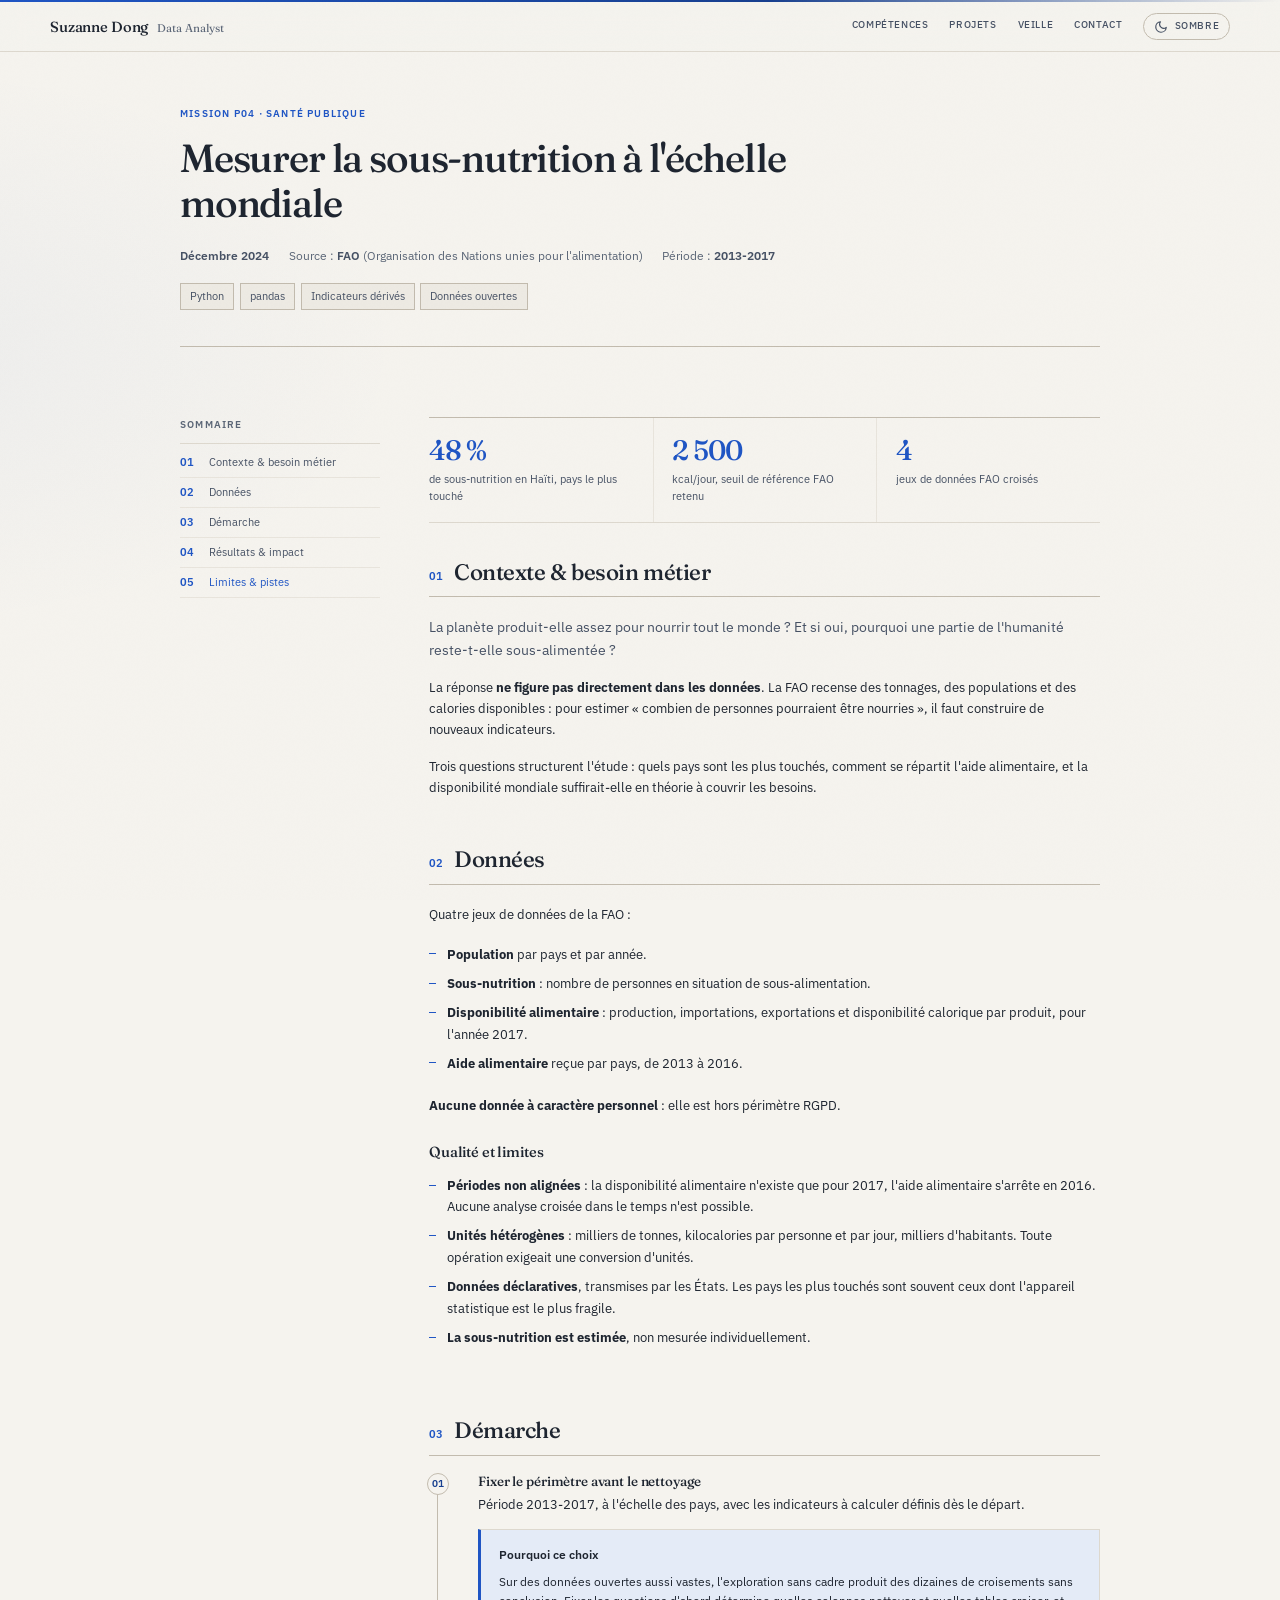
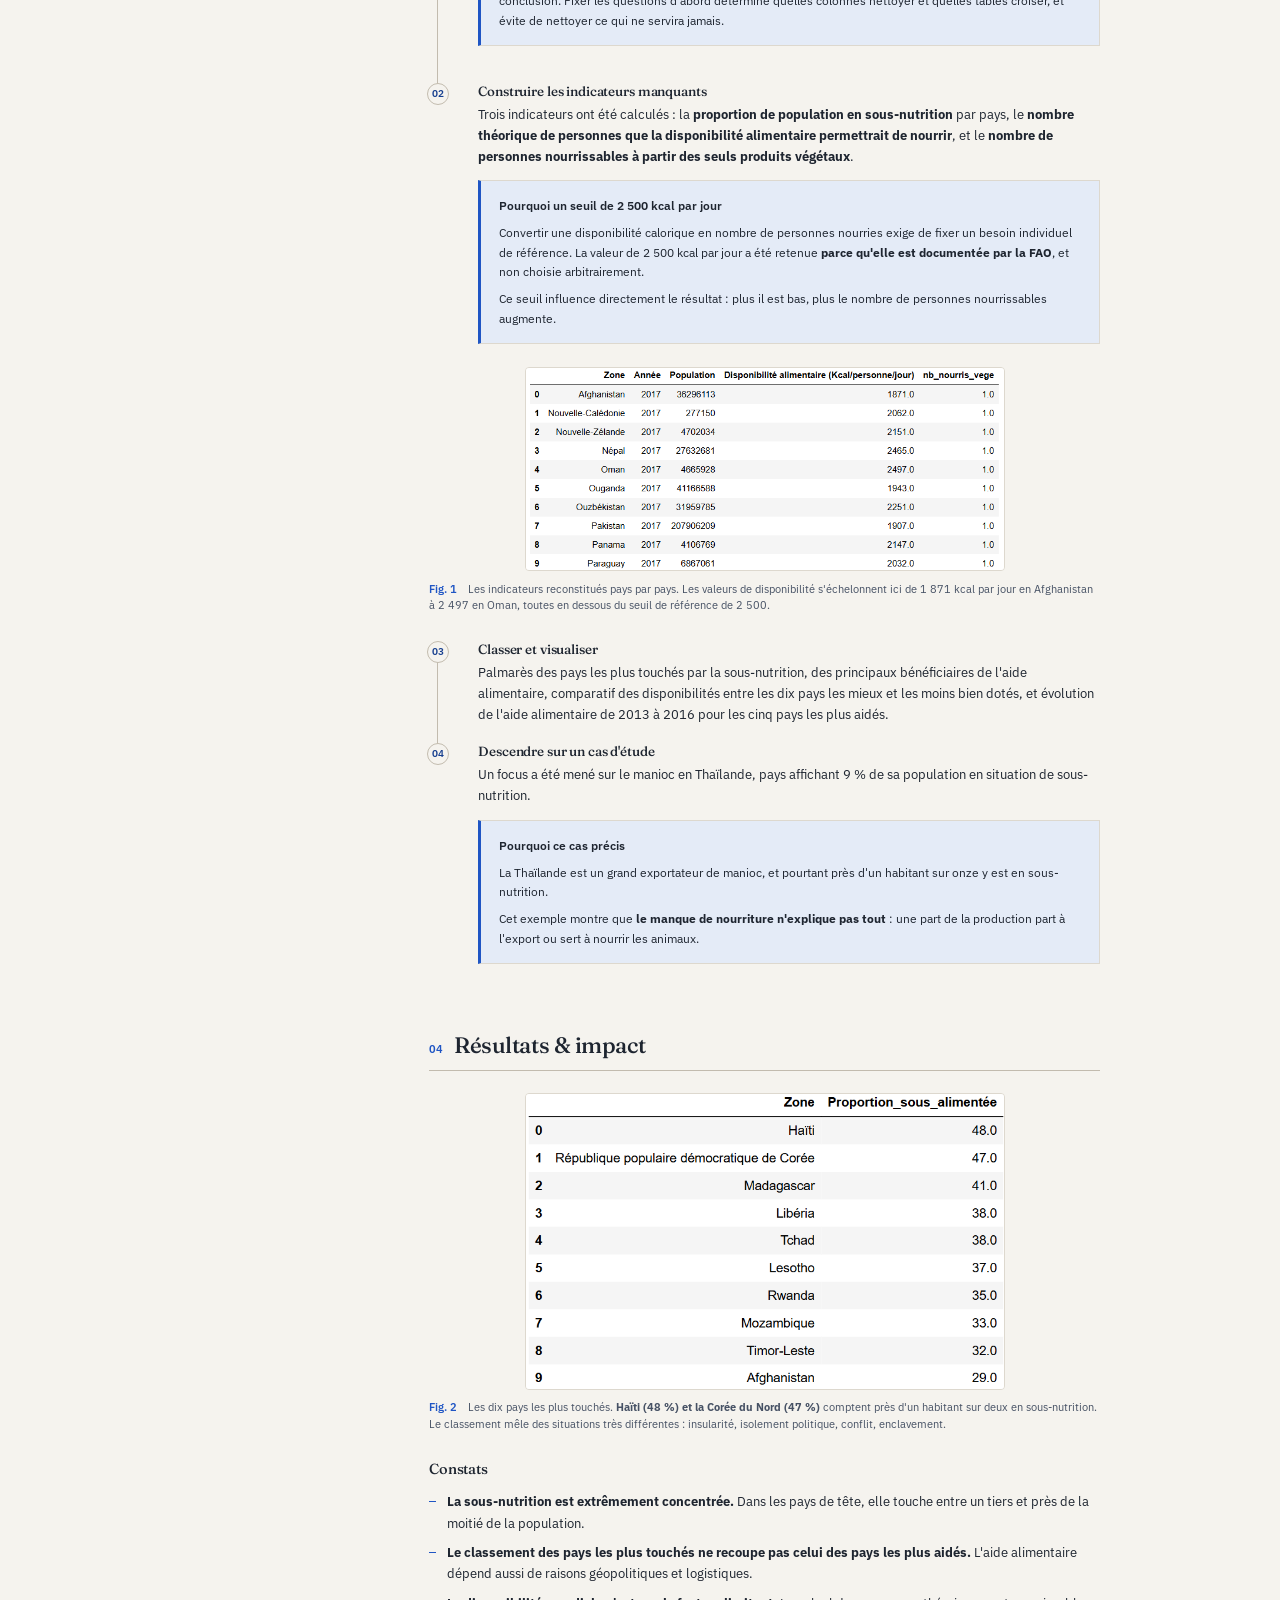
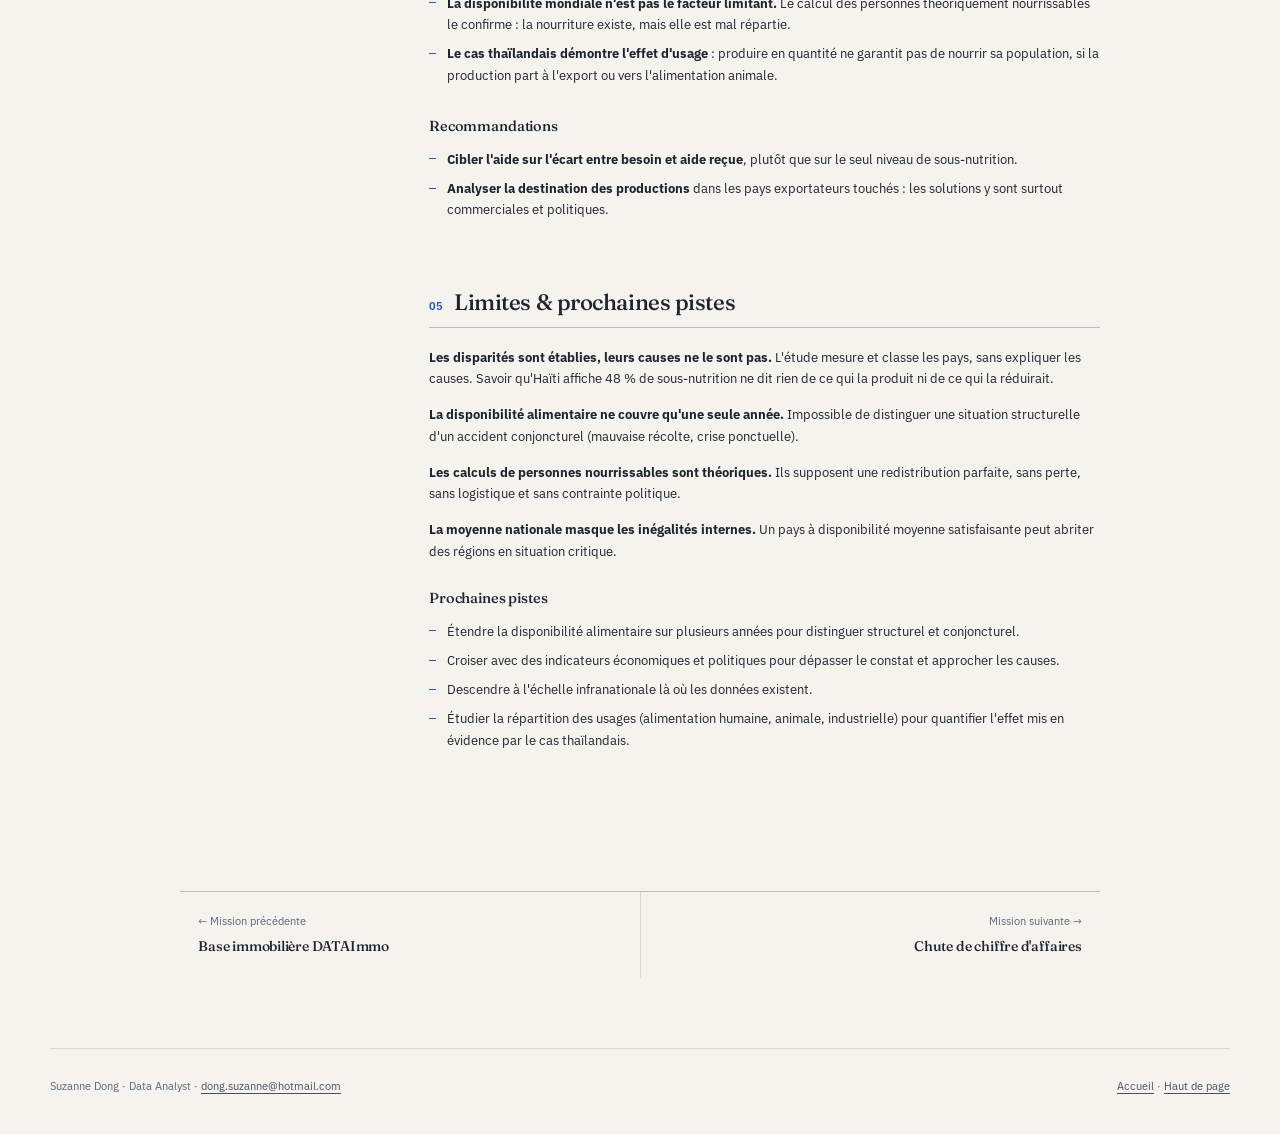
<file: missions/p04-sous-nutrition.html>
<!doctype html>
<html lang="fr">
<head>
<meta charset="utf-8">
<meta name="viewport" content="width=device-width, initial-scale=1">
<script>try{var t=localStorage.getItem('theme');if(t==='light'||t==='dark')document.documentElement.dataset.theme=t}catch(e){}</script>
<title>Sous-nutrition dans le monde · Suzanne Dong</title>
<meta name="description" content="Étude de santé publique sur la sous-nutrition mondiale à partir des bilans alimentaires de la FAO : indicateurs dérivés et cas d'étude.">
<link rel="preconnect" href="https://fonts.googleapis.com">
<link rel="preconnect" href="https://fonts.gstatic.com" crossorigin>
<link href="https://fonts.googleapis.com/css2?family=Fraunces:ital,opsz,wght@0,9..144,400..700;1,9..144,400..700&family=IBM+Plex+Sans:ital,wght@0,400;0,500;0,600;1,400&display=swap" rel="stylesheet">
<link rel="stylesheet" href="../assets/css/style.css">
</head>
<body>
<a class="skip" href="#main">Aller au contenu</a>

<header class="site-head">
  <div class="shell head-in">
    <a class="brand" href="../index.html">Suzanne Dong <span>Data Analyst</span></a>
    <nav class="site-nav" aria-label="Navigation principale">
      <!-- <a href="../index.html#phares">Missions phares</a> -->
      <a href="../index.html#competences">Compétences</a>
      <a href="../index.html#missions">Projets</a>
      <a href="../veille.html">Veille</a>
      <a href="../index.html#contact">Contact</a>
    </nav>
  </div>
</header>

<main id="main">

  <section class="m-hero shell">
    <p class="eyebrow">Mission P04 · Santé publique</p>
    <h1>Mesurer la sous-nutrition à l'échelle mondiale</h1>
    <div class="m-meta">
      <span><b>Décembre 2024</b></span>
      <span>Source : <b>FAO</b> (Organisation des Nations unies pour l'alimentation)</span>
      <span>Période : <b>2013-2017</b></span>
    </div>
    <div class="tags">
      <span class="tag">Python</span><span class="tag">pandas</span>
      <span class="tag">Indicateurs dérivés</span><span class="tag">Données ouvertes</span>
    </div>
  </section>

  <div class="shell m-grid">

    <aside class="rail">
      <p class="rail-t">Sommaire</p>
      <ol>
        <li><a href="#contexte">Contexte &amp; besoin métier</a></li>
        <li><a href="#donnees">Données</a></li>
        <li><a href="#demarche">Démarche</a></li>
        <li><a href="#resultats">Résultats &amp; impact</a></li>
        <li><a href="#limites">Limites &amp; pistes</a></li>
      </ol>
    </aside>

    <article class="m-body">

      <ul class="kpis">
        <li><span class="kpi-v">48 %</span><span class="kpi-l">de sous-nutrition en Haïti, pays le plus touché</span></li>
        <li><span class="kpi-v">2 500</span><span class="kpi-l">kcal/jour, seuil de référence FAO retenu</span></li>
        <li><span class="kpi-v">4</span><span class="kpi-l">jeux de données FAO croisés</span></li>
      </ul>

      <!-- 01 -->
      <section class="sec" id="contexte">
        <h2 class="sec-h"><span class="sec-n">01</span> Contexte &amp; besoin métier</h2>
        <p class="lede">
          La planète produit-elle assez pour nourrir tout le monde ?
          Et si oui, pourquoi une partie de l'humanité reste-t-elle sous-alimentée ?
        </p>
        <p>
          La réponse <strong>ne figure pas directement dans les données</strong>. La FAO recense des tonnages, des populations et des calories disponibles : pour estimer « combien de personnes pourraient être nourries », il faut construire de nouveaux indicateurs.
        </p>
        <p>
          Trois questions structurent l'étude : quels pays sont les plus touchés, comment se
          répartit l'aide alimentaire, et la disponibilité mondiale suffirait-elle en théorie à
          couvrir les besoins.
        </p>
      </section>

      <!-- 02 -->
      <section class="sec" id="donnees">
        <h2 class="sec-h"><span class="sec-n">02</span> Données</h2>
        <p>Quatre jeux de données de la FAO :</p>
        <ul class="bullets">
          <li><strong>Population</strong> par pays et par année.</li>
          <li><strong>Sous-nutrition</strong> : nombre de personnes en situation de sous-alimentation.</li>
          <li><strong>Disponibilité alimentaire</strong> : production, importations, exportations et disponibilité calorique par produit, pour l'année 2017.</li>
          <li><strong>Aide alimentaire</strong> reçue par pays, de 2013 à 2016.</li>
        </ul>
        <p>
          <strong>Aucune donnée à caractère personnel</strong> : elle est hors périmètre RGPD.
        </p>

        <h3>Qualité et limites</h3>
        <ul class="bullets">
          <li><strong>Périodes non alignées</strong> : la disponibilité alimentaire n'existe que pour 2017, l'aide alimentaire s'arrête en 2016. Aucune analyse croisée dans le temps n'est possible.</li>
          <li><strong>Unités hétérogènes</strong> : milliers de tonnes, kilocalories par personne et par jour, milliers d'habitants. Toute opération exigeait une conversion d'unités.</li>
          <li><strong>Données déclaratives</strong>, transmises par les États. Les pays les plus touchés sont souvent ceux dont l'appareil statistique est le plus fragile.</li>
          <li><strong>La sous-nutrition est estimée</strong>, non mesurée individuellement.</li>
        </ul>
      </section>

      <!-- 03 -->
      <section class="sec" id="demarche">
        <h2 class="sec-h"><span class="sec-n">03</span> Démarche</h2>

        <ol class="steps">
          <li>
            <h3>Fixer le périmètre avant le nettoyage</h3>
            <p>
              Période 2013-2017, à l'échelle des pays, avec les indicateurs à calculer définis dès le départ.
            </p>
            <div class="why">
              <p class="why-l">Pourquoi ce choix</p>
              <p>
                Sur des données ouvertes aussi vastes, l'exploration sans cadre produit des
                dizaines de croisements sans conclusion. Fixer les questions d'abord détermine
                quelles colonnes nettoyer et quelles tables croiser, et évite de nettoyer
                ce qui ne servira jamais.
              </p>
            </div>
          </li>

          <li>
            <h3>Construire les indicateurs manquants</h3>
            <p>
              Trois indicateurs ont été calculés : la <strong>proportion de population en
              sous-nutrition</strong> par pays, le <strong>nombre théorique de personnes que la
              disponibilité alimentaire permettrait de nourrir</strong>, et le <strong>nombre de
              personnes nourrissables à partir des seuls produits végétaux</strong>.
            </p>
            <div class="why">
              <p class="why-l">Pourquoi un seuil de 2 500 kcal par jour</p>
              <p>
                Convertir une disponibilité calorique en nombre de personnes nourries exige de
                fixer un besoin individuel de référence. La valeur de 2 500 kcal par jour a été
                retenue <strong>parce qu'elle est documentée par la FAO</strong>, et non choisie
                arbitrairement.
              </p>
              <p>
                Ce seuil influence directement le résultat : plus il est bas, plus le nombre de personnes nourrissables augmente.
              </p>
            </div>
          </li>
        </ol>

        <figure class="fig">
          <img src="../assets/img/missions/p04-indicateurs.png"
               alt="Extrait du tableau des indicateurs dérivés, colonnes Zone, Année, Population, Disponibilité alimentaire en kilocalories par personne et par jour, et nombre de personnes nourrissables avec les seuls végétaux, pour dix pays en 2017.">
          <figcaption><span class="fig-n">Fig. 1</span>
            Les indicateurs reconstitués pays par pays. Les valeurs de disponibilité
            s'échelonnent ici de 1 871 kcal par jour en Afghanistan à 2 497 en Oman, toutes en dessous du seuil de référence de 2 500.
          </figcaption>
        </figure>

        <ol class="steps" start="3">
          <li>
            <h3>Classer et visualiser</h3>
            <p>
              Palmarès des pays les plus touchés par la sous-nutrition, des principaux
              bénéficiaires de l'aide alimentaire, comparatif des disponibilités entre les dix
              pays les mieux et les moins bien dotés, et évolution de l'aide alimentaire de
              2013 à 2016 pour les cinq pays les plus aidés.
            </p>
          </li>

          <li>
            <h3>Descendre sur un cas d'étude</h3>
            <p>
              Un focus a été mené sur le manioc en Thaïlande, pays affichant 9 % de sa
              population en situation de sous-nutrition.
            </p>
            <div class="why">
              <p class="why-l">Pourquoi ce cas précis</p>
              <p>
                La Thaïlande est un grand exportateur de manioc, et pourtant près d'un habitant sur onze y est en sous-nutrition.
              </p>
              <p>
                Cet exemple montre que <strong>le manque de nourriture n'explique pas tout</strong> : une part de la production part à l'export ou sert à nourrir les animaux.
              </p>
            </div>
          </li>
        </ol>
      </section>

      <!-- 04 -->
      <section class="sec" id="resultats">
        <h2 class="sec-h"><span class="sec-n">04</span> Résultats &amp; impact</h2>

        <figure class="fig">
          <img src="../assets/img/missions/p04-top10-sousnutrition.png"
               alt="Classement des dix pays à plus forte proportion de population sous-alimentée : Haïti 48 %, République populaire démocratique de Corée 47 %, Madagascar 41 %, Libéria 38 %, Tchad 38 %, Lesotho 37 %, Rwanda 35 %, Mozambique 33 %, Timor-Leste 32 %, Afghanistan 29 %.">
          <figcaption><span class="fig-n">Fig. 2</span>
            Les dix pays les plus touchés. <strong>Haïti (48 %) et la Corée du Nord (47 %)</strong>
            comptent près d'un habitant sur deux en sous-nutrition. Le classement mêle des
            situations très différentes : insularité, isolement politique, conflit, enclavement.
          </figcaption>
        </figure>

        <h3>Constats</h3>
        <ul class="bullets">
          <li><strong>La sous-nutrition est extrêmement concentrée.</strong> Dans les pays de tête, elle touche entre un tiers et près de la moitié de la population.</li>
          <li><strong>Le classement des pays les plus touchés ne recoupe pas celui des pays les plus aidés.</strong> L'aide alimentaire dépend aussi de raisons géopolitiques et logistiques.</li>
          <li><strong>La disponibilité mondiale n'est pas le facteur limitant.</strong> Le calcul des personnes théoriquement nourrissables le confirme : la nourriture existe, mais elle est mal répartie.</li>
          <li><strong>Le cas thaïlandais démontre l'effet d'usage</strong> : produire en quantité ne garantit pas de nourrir sa population, si la production part à l'export ou vers l'alimentation animale.</li>
        </ul>

        <h3>Recommandations</h3>
        <ul class="bullets">
          <li><strong>Cibler l'aide sur l'écart entre besoin et aide reçue</strong>, plutôt que sur le seul niveau de sous-nutrition.</li>
          <li><strong>Analyser la destination des productions</strong> dans les pays exportateurs touchés : les solutions y sont surtout commerciales et politiques.</li>
        </ul>
      </section>

      <!-- 05 -->
      <section class="sec" id="limites">
        <h2 class="sec-h"><span class="sec-n">05</span> Limites &amp; prochaines pistes</h2>
        <p>
          <strong>Les disparités sont établies, leurs causes ne le sont pas.</strong> L'étude mesure et classe les pays, sans expliquer les causes. Savoir qu'Haïti affiche 48 % de
          sous-nutrition ne dit rien de ce qui la produit ni de ce qui la réduirait.
        </p>
        <p>
          <strong>La disponibilité alimentaire ne couvre qu'une seule année.</strong> Impossible
          de distinguer une situation structurelle d'un accident conjoncturel (mauvaise récolte, crise ponctuelle).
        </p>
        <p>
          <strong>Les calculs de personnes nourrissables sont théoriques.</strong> Ils supposent
          une redistribution parfaite, sans perte, sans logistique et sans contrainte politique.
        </p>
        <p>
          <strong>La moyenne nationale masque les inégalités internes.</strong> Un pays à
          disponibilité moyenne satisfaisante peut abriter des régions en situation critique.
        </p>

        <h3>Prochaines pistes</h3>
        <ul class="bullets">
          <li>Étendre la disponibilité alimentaire sur plusieurs années pour distinguer structurel et conjoncturel.</li>
          <li>Croiser avec des indicateurs économiques et politiques pour dépasser le constat et approcher les causes.</li>
          <li>Descendre à l'échelle infranationale là où les données existent.</li>
          <li>Étudier la répartition des usages (alimentation humaine, animale, industrielle) pour quantifier l'effet mis en évidence par le cas thaïlandais.</li>
        </ul>
      </section>

    </article>
  </div>

  <nav class="shell m-nav" aria-label="Navigation entre les missions">
    <a href="p05-dataimmo.html"><span>← Mission précédente</span><strong>Base immobilière DATAImmo</strong></a>
    <a class="nx" href="p02-grand-marche.html"><span>Mission suivante →</span><strong>Chute de chiffre d'affaires</strong></a>
  </nav>

</main>

<footer class="site-foot shell">
  <span>Suzanne Dong · Data Analyst · <a href="mailto:dong.suzanne@hotmail.com">dong.suzanne@hotmail.com</a></span>
  <span><a href="../index.html">Accueil</a> · <a href="#main">Haut de page</a></span>
</footer>

<script src="../assets/js/main.js"></script>
</body>
</html>
</file>
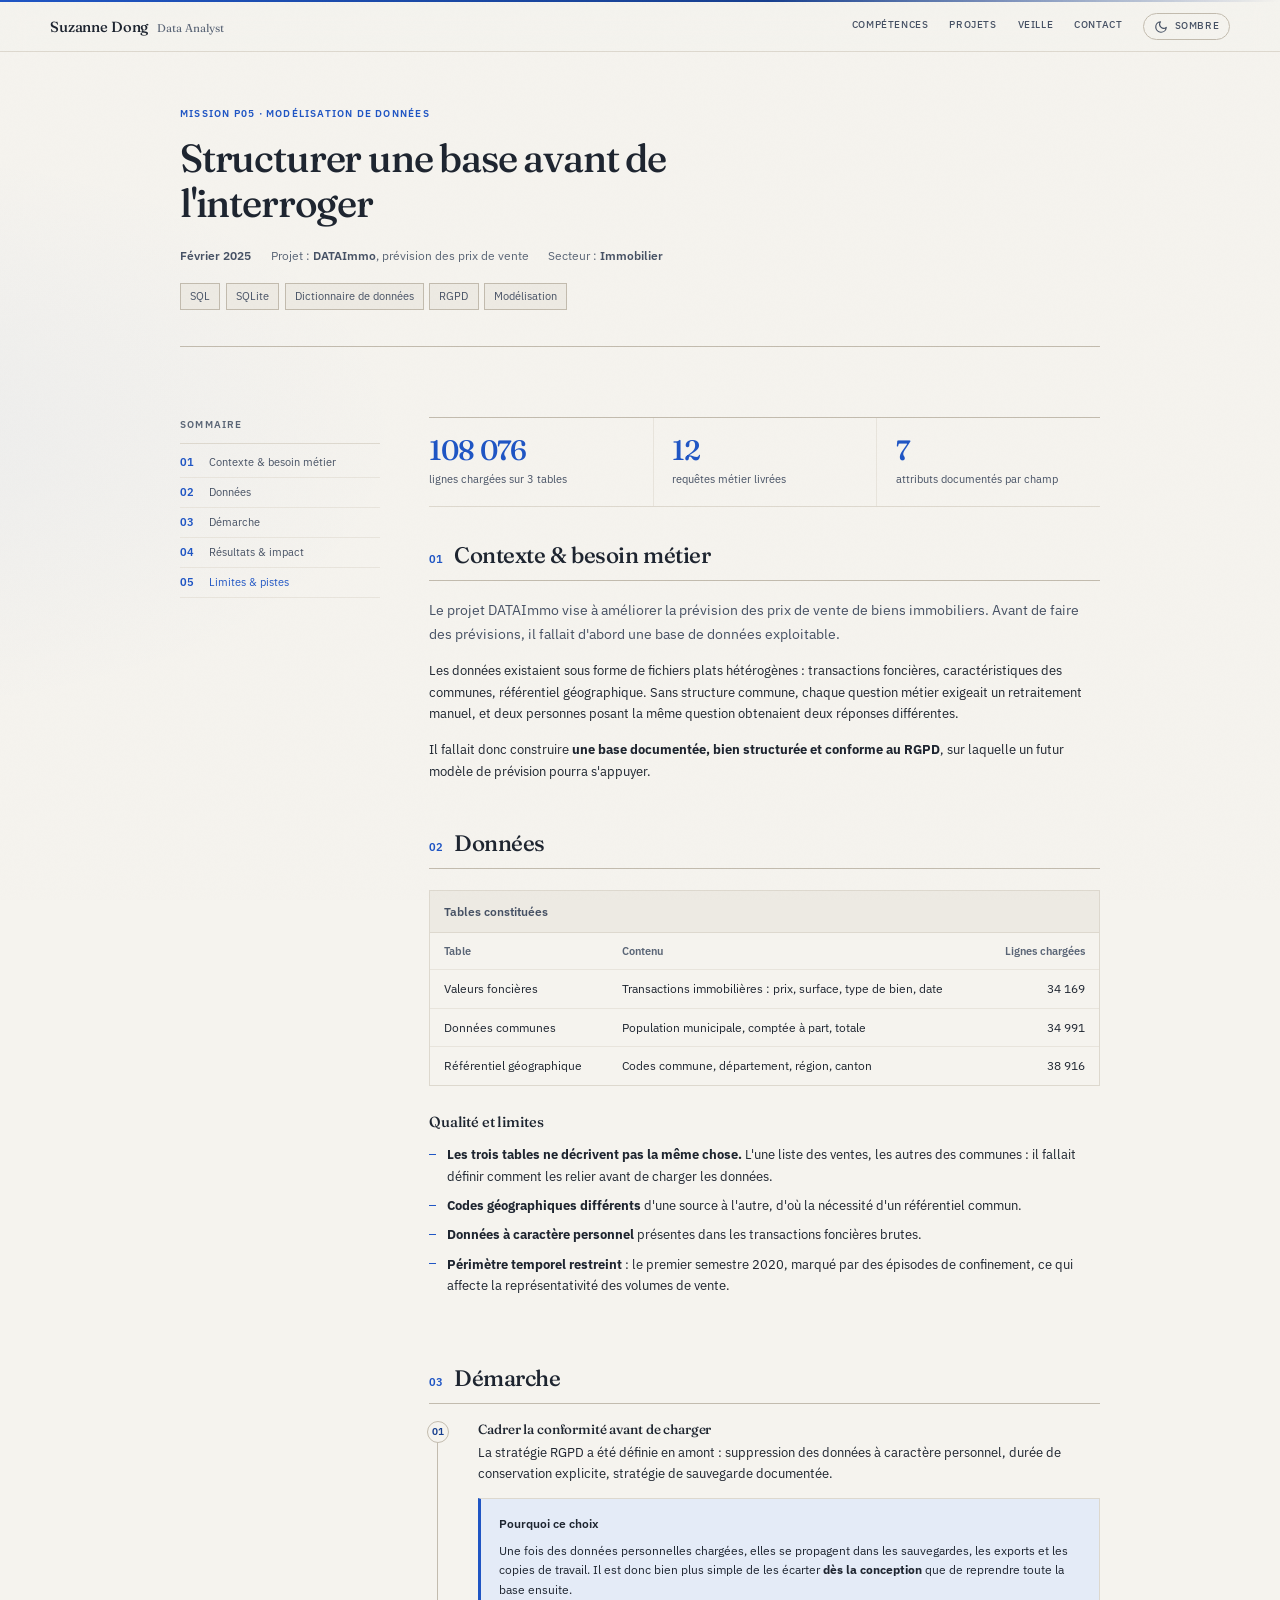
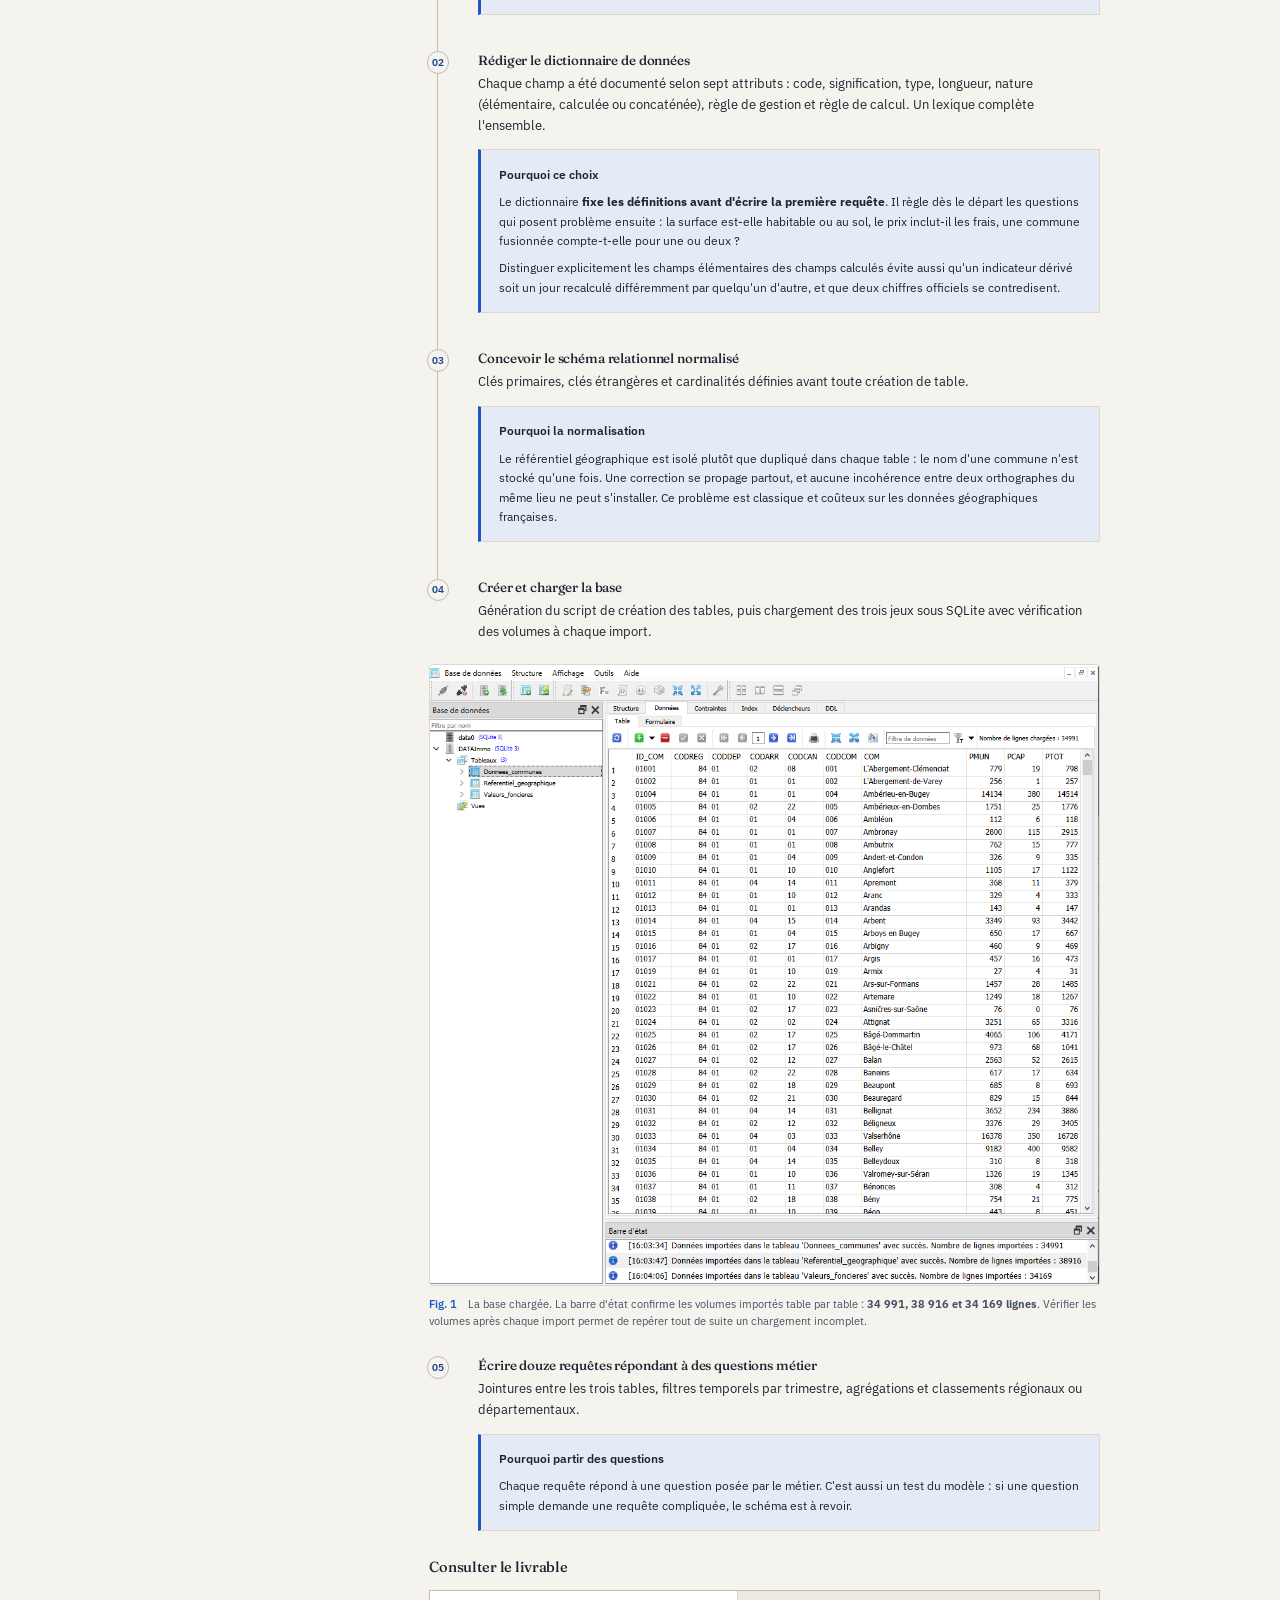
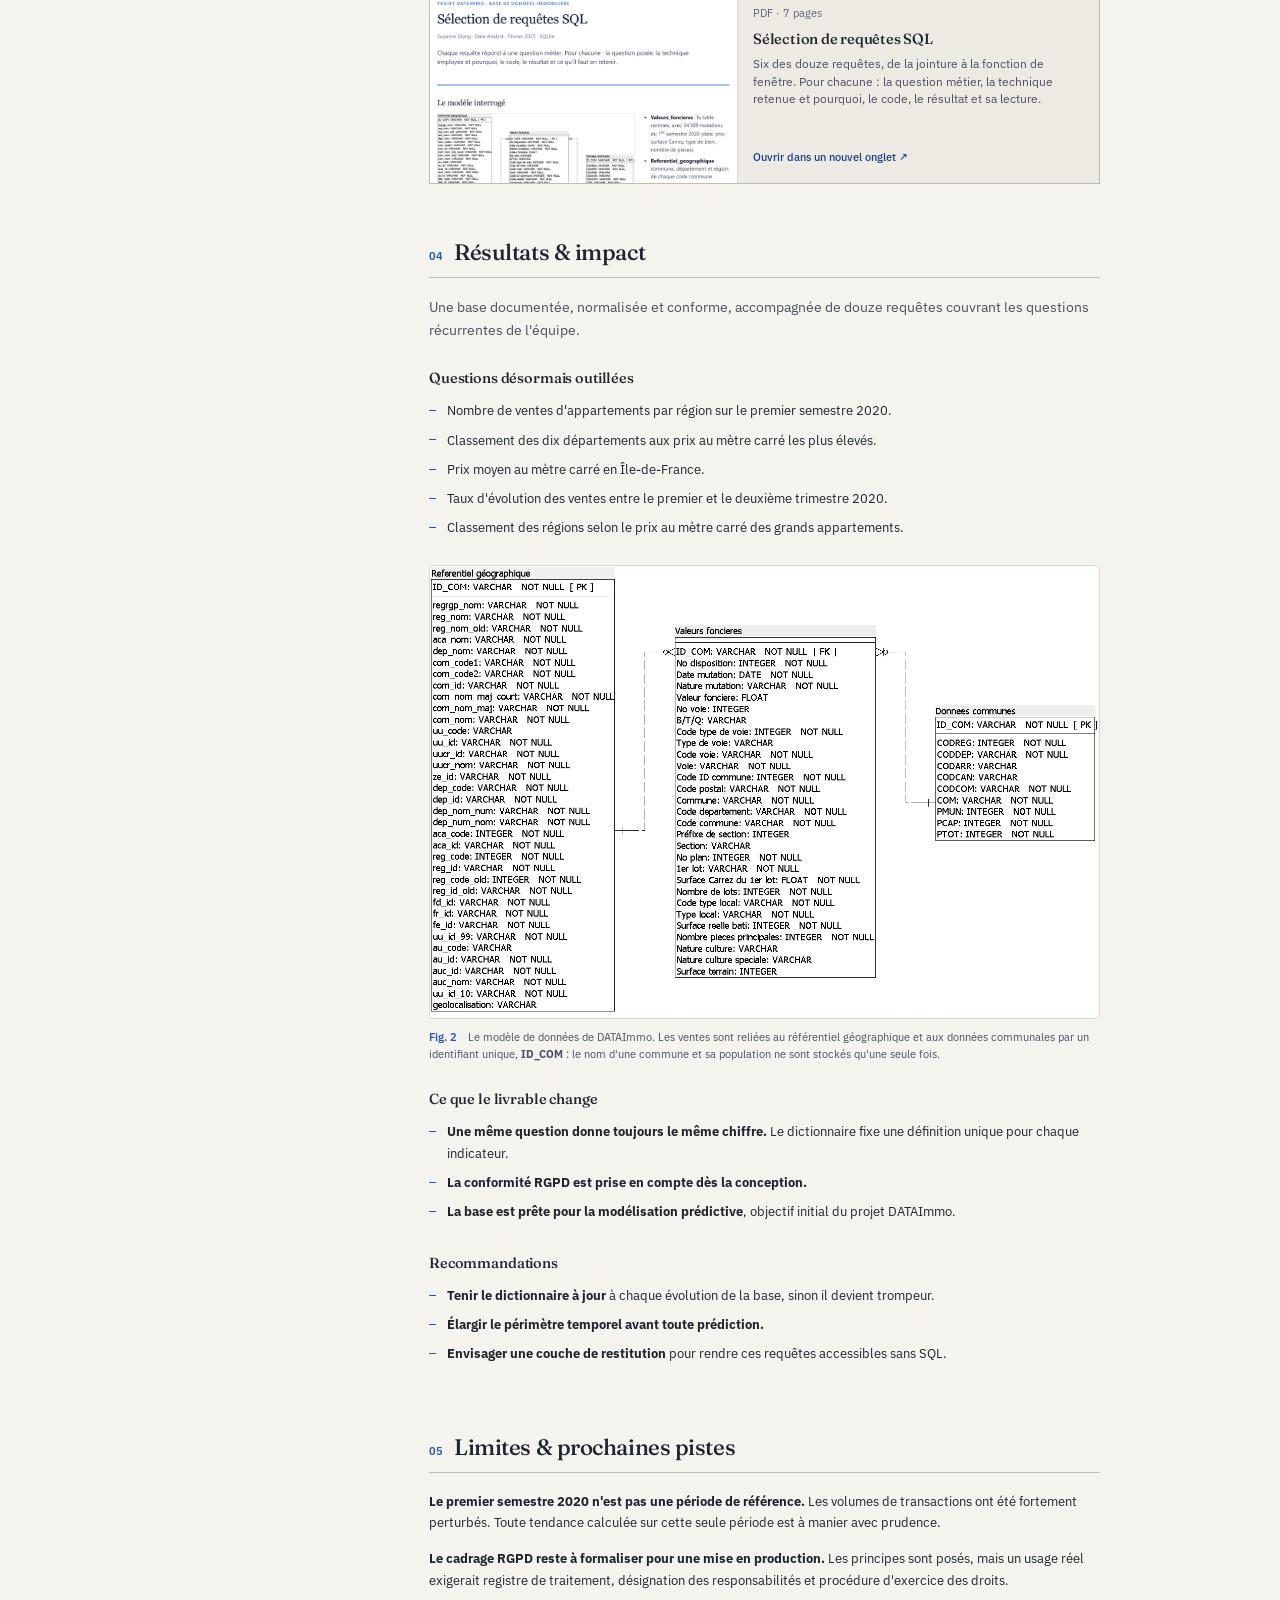
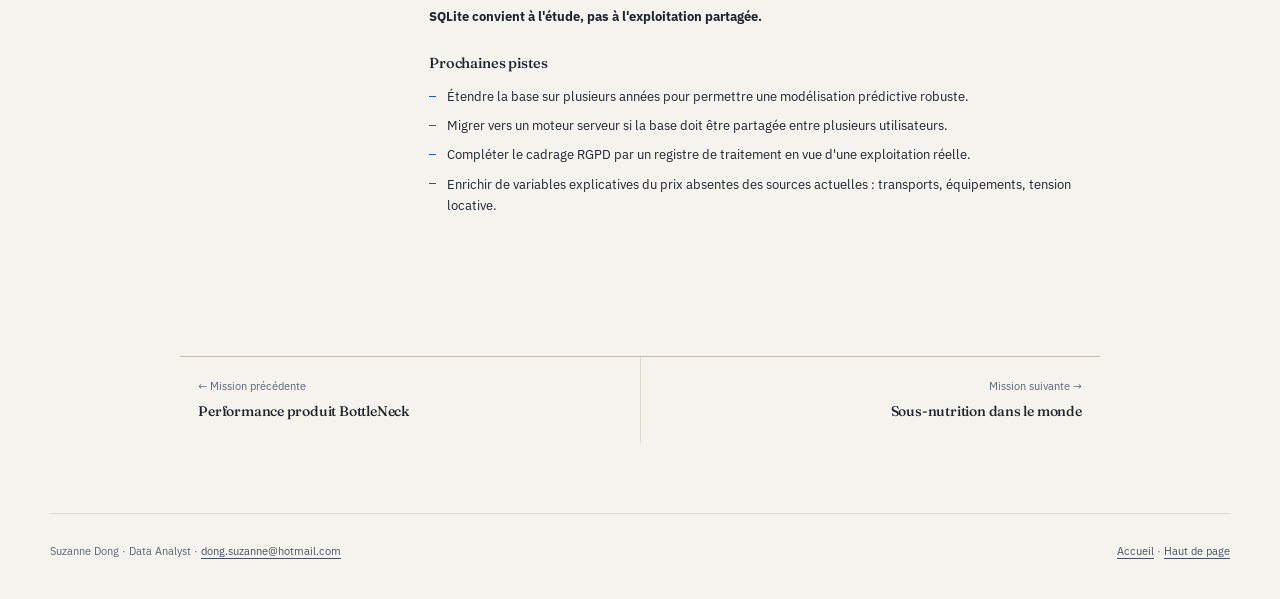
<file: missions/p05-dataimmo.html>
<!doctype html>
<html lang="fr">
<head>
<meta charset="utf-8">
<meta name="viewport" content="width=device-width, initial-scale=1">
<script>try{var t=localStorage.getItem('theme');if(t==='light'||t==='dark')document.documentElement.dataset.theme=t}catch(e){}</script>
<title>Base immobilière DATAImmo · Suzanne Dong</title>
<meta name="description" content="Conception d'une base de données immobilière sous SQLite : dictionnaire de données, schéma relationnel, cadrage RGPD et douze requêtes métier.">
<link rel="preconnect" href="https://fonts.googleapis.com">
<link rel="preconnect" href="https://fonts.gstatic.com" crossorigin>
<link href="https://fonts.googleapis.com/css2?family=Fraunces:ital,opsz,wght@0,9..144,400..700;1,9..144,400..700&family=IBM+Plex+Sans:ital,wght@0,400;0,500;0,600;1,400&display=swap" rel="stylesheet">
<link rel="stylesheet" href="../assets/css/style.css">
</head>
<body>
<a class="skip" href="#main">Aller au contenu</a>

<header class="site-head">
  <div class="shell head-in">
    <a class="brand" href="../index.html">Suzanne Dong <span>Data Analyst</span></a>
    <nav class="site-nav" aria-label="Navigation principale">
      <!-- <a href="../index.html#phares">Missions phares</a> -->
      <a href="../index.html#competences">Compétences</a>
      <a href="../index.html#missions">Projets</a>
      <a href="../veille.html">Veille</a>
      <a href="../index.html#contact">Contact</a>
    </nav>
  </div>
</header>

<main id="main">

  <section class="m-hero shell">
    <p class="eyebrow">Mission P05 · Modélisation de données</p>
    <h1>Structurer une base avant de l'interroger</h1>
    <div class="m-meta">
      <span><b>Février 2025</b></span>
      <span>Projet : <b>DATAImmo</b>, prévision des prix de vente</span>
      <span>Secteur : <b>Immobilier</b></span>
    </div>
    <div class="tags">
      <span class="tag">SQL</span><span class="tag">SQLite</span>
      <span class="tag">Dictionnaire de données</span><span class="tag">RGPD</span>
      <span class="tag">Modélisation</span>
    </div>
  </section>

  <div class="shell m-grid">

    <aside class="rail">
      <p class="rail-t">Sommaire</p>
      <ol>
        <li><a href="#contexte">Contexte &amp; besoin métier</a></li>
        <li><a href="#donnees">Données</a></li>
        <li><a href="#demarche">Démarche</a></li>
        <li><a href="#resultats">Résultats &amp; impact</a></li>
        <li><a href="#limites">Limites &amp; pistes</a></li>
      </ol>
    </aside>

    <article class="m-body">

      <ul class="kpis">
        <li><span class="kpi-v">108 076</span><span class="kpi-l">lignes chargées sur 3 tables</span></li>
        <li><span class="kpi-v">12</span><span class="kpi-l">requêtes métier livrées</span></li>
        <li><span class="kpi-v">7</span><span class="kpi-l">attributs documentés par champ</span></li>
      </ul>

      <!-- 01 -->
      <section class="sec" id="contexte">
        <h2 class="sec-h"><span class="sec-n">01</span> Contexte &amp; besoin métier</h2>
        <p class="lede">
          Le projet DATAImmo vise à améliorer la prévision des prix de vente de biens
          immobiliers. Avant de faire des prévisions, il fallait d'abord une base de données exploitable.
        </p>
        <p>
          Les données existaient sous forme de fichiers plats hétérogènes : transactions
          foncières, caractéristiques des communes, référentiel géographique. Sans structure
          commune, chaque question métier exigeait un retraitement manuel, et deux personnes
          posant la même question obtenaient deux réponses différentes.
        </p>
        <p>
          Il fallait donc construire <strong>une base documentée, bien structurée et conforme au RGPD</strong>, sur laquelle un futur modèle de prévision pourra s'appuyer.
        </p>
      </section>

      <!-- 02 -->
      <section class="sec" id="donnees">
        <h2 class="sec-h"><span class="sec-n">02</span> Données</h2>
        <div class="dtable">
          <table>
            <caption>Tables constituées</caption>
            <thead>
              <tr><th scope="col">Table</th><th scope="col">Contenu</th><th scope="col" class="num">Lignes chargées</th></tr>
            </thead>
            <tbody>
              <tr><td>Valeurs foncières</td><td>Transactions immobilières : prix, surface, type de bien, date</td><td class="num">34 169</td></tr>
              <tr><td>Données communes</td><td>Population municipale, comptée à part, totale</td><td class="num">34 991</td></tr>
              <tr><td>Référentiel géographique</td><td>Codes commune, département, région, canton</td><td class="num">38 916</td></tr>
            </tbody>
          </table>
        </div>

        <h3>Qualité et limites</h3>
        <ul class="bullets">
          <li><strong>Les trois tables ne décrivent pas la même chose.</strong> L'une liste des ventes, les autres des communes : il fallait définir comment les relier avant de charger les données.</li>
          <li><strong>Codes géographiques différents</strong> d'une source à l'autre, d'où la nécessité d'un référentiel commun.</li>
          <li><strong>Données à caractère personnel</strong> présentes dans les transactions foncières brutes.</li>
          <li><strong>Périmètre temporel restreint</strong> : le premier semestre 2020, marqué par des épisodes de confinement, ce qui affecte la représentativité des volumes de vente.</li>
        </ul>
      </section>

      <!-- 03 -->
      <section class="sec" id="demarche">
        <h2 class="sec-h"><span class="sec-n">03</span> Démarche</h2>

        <ol class="steps">
          <li>
            <h3>Cadrer la conformité avant de charger</h3>
            <p>
              La stratégie RGPD a été définie en amont : suppression des données à caractère
              personnel, durée de conservation explicite, stratégie de sauvegarde documentée.
            </p>
            <div class="why">
              <p class="why-l">Pourquoi ce choix</p>
              <p>
                Une fois des données personnelles chargées, elles se propagent dans les
                sauvegardes, les exports et les copies de travail. Il est donc bien plus simple de les écarter <strong>dès la conception</strong> que de reprendre toute la base ensuite.
              </p>
            </div>
          </li>

          <li>
            <h3>Rédiger le dictionnaire de données</h3>
            <p>
              Chaque champ a été documenté selon sept attributs : code, signification, type,
              longueur, nature (élémentaire, calculée ou concaténée), règle de gestion et règle
              de calcul. Un lexique complète l'ensemble.
            </p>
            <div class="why">
              <p class="why-l">Pourquoi ce choix</p>
              <p>
                Le dictionnaire <strong>fixe les définitions avant d'écrire la première requête</strong>. Il règle dès le départ les questions qui posent problème ensuite : la surface est-elle habitable ou au sol, le prix
                inclut-il les frais, une commune fusionnée compte-t-elle pour une ou deux ?
              </p>
              <p>
                Distinguer explicitement les champs élémentaires des champs calculés évite aussi
                qu'un indicateur dérivé soit un jour recalculé différemment par quelqu'un d'autre, et que deux chiffres officiels se contredisent.
              </p>
            </div>
          </li>

          <li>
            <h3>Concevoir le schéma relationnel normalisé</h3>
            <p>
              Clés primaires, clés étrangères et cardinalités définies avant toute création de
              table.
            </p>
            <div class="why">
              <p class="why-l">Pourquoi la normalisation</p>
              <p>
                Le référentiel géographique est isolé plutôt que dupliqué dans chaque table :
                le nom d'une commune n'est stocké qu'une fois. Une correction se propage
                partout, et aucune incohérence entre deux orthographes du même lieu ne peut s'installer. Ce problème est classique et coûteux sur les données géographiques
                françaises.
              </p>
            </div>
          </li>

          <li>
            <h3>Créer et charger la base</h3>
            <p>
              Génération du script de création des tables, puis chargement des trois jeux sous
              SQLite avec vérification des volumes à chaque import.
            </p>
          </li>
        </ol>

        <figure class="fig fig--large">
          <img src="../assets/img/missions/p05-import-sqlite.png"
               alt="Capture de SQLiteStudio montrant la base DATAImmo avec ses trois tables Donnees_communes, Referentiel_geographique et Valeurs_foncieres, les données de la table des communes affichées, et la barre d'état confirmant l'import de 34 991, 38 916 et 34 169 lignes.">
          <figcaption><span class="fig-n">Fig. 1</span>
            La base chargée. La barre d'état confirme les volumes importés table par table : <strong>34 991, 38 916 et 34 169 lignes</strong>. Vérifier les volumes après chaque import permet de repérer tout de suite un chargement incomplet.
          </figcaption>
        </figure>

        <ol class="steps" start="5">
          <li>
            <h3>Écrire douze requêtes répondant à des questions métier</h3>
            <p>
              Jointures entre les trois tables, filtres temporels par trimestre, agrégations et
              classements régionaux ou départementaux.
            </p>
            <div class="why">
              <p class="why-l">Pourquoi partir des questions</p>
              <p>
                Chaque requête répond à une question posée par le métier. C'est aussi un test du modèle : si une question simple demande une requête compliquée, le schéma est à revoir.
              </p>
            </div>
          </li>
        </ol>

        <h3>Consulter le livrable</h3>
        <div class="docs docs--single">
          <a class="doc" href="../assets/docs/p05-selection-requetes-sql.pdf" target="_blank" rel="noopener"
             aria-label="Sélection de requêtes SQL, PDF de 7 pages (nouvel onglet)">
            <span class="doc-thumb"><img src="../assets/img/missions/p05-apercu-requetes-sql.png" alt="" loading="lazy"></span>
            <span class="doc-body">
              <span class="doc-k">PDF · 7 pages</span>
              <span class="doc-t">Sélection de requêtes SQL</span>
              <span class="doc-d">Six des douze requêtes, de la jointure à la fonction de fenêtre. Pour chacune : la question métier, la technique retenue et pourquoi, le code, le résultat et sa lecture.</span>
              <span class="doc-cta">Ouvrir dans un nouvel onglet ↗</span>
            </span>
          </a>
        </div>
      </section>

      <!-- 04 -->
      <section class="sec" id="resultats">
        <h2 class="sec-h"><span class="sec-n">04</span> Résultats &amp; impact</h2>
        <p class="lede">
          Une base documentée, normalisée et conforme, accompagnée de douze requêtes couvrant
          les questions récurrentes de l'équipe.
        </p>

        <h3>Questions désormais outillées</h3>
        <ul class="bullets">
          <li>Nombre de ventes d'appartements par région sur le premier semestre 2020.</li>
          <li>Classement des dix départements aux prix au mètre carré les plus élevés.</li>
          <li>Prix moyen au mètre carré en Île-de-France.</li>
          <li>Taux d'évolution des ventes entre le premier et le deuxième trimestre 2020.</li>
          <li>Classement des régions selon le prix au mètre carré des grands appartements.</li>
        </ul>

        <figure class="fig fig--large">
          <img src="../assets/img/missions/p05-schema-relationnel.png"
               alt="Schéma relationnel normalisé de DATAImmo : la table Valeurs_foncieres au centre, reliée par la clé ID_COM au Referentiel_geographique et aux Donnees_communes.">
          <figcaption><span class="fig-n">Fig. 2</span>
            Le modèle de données de DATAImmo. Les ventes sont reliées au référentiel
            géographique et aux données communales par un identifiant unique,
            <strong>ID_COM</strong> : le nom d'une commune et sa population ne sont stockés
            qu'une seule fois.
          </figcaption>
        </figure>

        <h3>Ce que le livrable change</h3>
        <ul class="bullets">
          <li><strong>Une même question donne toujours le même chiffre.</strong> Le dictionnaire fixe une définition unique pour chaque indicateur.</li>
          <li><strong>La conformité RGPD est prise en compte dès la conception.</strong></li>
          <li><strong>La base est prête pour la modélisation prédictive</strong>, objectif initial du projet DATAImmo.</li>
        </ul>

        <h3>Recommandations</h3>
        <ul class="bullets">
          <li><strong>Tenir le dictionnaire à jour</strong> à chaque évolution de la base, sinon il devient trompeur.</li>
          <li><strong>Élargir le périmètre temporel avant toute prédiction.</strong>
          <li><strong>Envisager une couche de restitution</strong> pour rendre ces requêtes accessibles sans SQL.</li>
        </ul>
      </section>

      <!-- 05 -->
      <section class="sec" id="limites">
        <h2 class="sec-h"><span class="sec-n">05</span> Limites &amp; prochaines pistes</h2>
        <p>
          <strong>Le premier semestre 2020 n'est pas une période de référence.</strong> Les volumes de
          transactions ont été fortement perturbés. Toute tendance calculée sur cette seule
          période est à manier avec prudence.
        </p>
        <p>
          <strong>Le cadrage RGPD reste à formaliser pour une mise en production.</strong>
          Les principes sont posés, mais un usage réel exigerait registre de traitement,
          désignation des responsabilités et procédure d'exercice des droits.
        </p>
        <p>
          <strong>SQLite convient à l'étude, pas à l'exploitation partagée.</strong>
        </p>

        <h3>Prochaines pistes</h3>
        <ul class="bullets">
          <li>Étendre la base sur plusieurs années pour permettre une modélisation prédictive robuste.</li>
          <li>Migrer vers un moteur serveur si la base doit être partagée entre plusieurs utilisateurs.</li>
          <li>Compléter le cadrage RGPD par un registre de traitement en vue d'une exploitation réelle.</li>
          <li>Enrichir de variables explicatives du prix absentes des sources actuelles : transports, équipements, tension locative.</li>
        </ul>
      </section>

    </article>
  </div>

  <nav class="shell m-nav" aria-label="Navigation entre les missions">
    <a href="p06-bottleneck.html"><span>← Mission précédente</span><strong>Performance produit BottleNeck</strong></a>
    <a class="nx" href="p04-sous-nutrition.html"><span>Mission suivante →</span><strong>Sous-nutrition dans le monde</strong></a>
  </nav>

</main>

<footer class="site-foot shell">
  <span>Suzanne Dong · Data Analyst · <a href="mailto:dong.suzanne@hotmail.com">dong.suzanne@hotmail.com</a></span>
  <span><a href="../index.html">Accueil</a> · <a href="#main">Haut de page</a></span>
</footer>

<script src="../assets/js/main.js"></script>
</body>
</html>
</file>
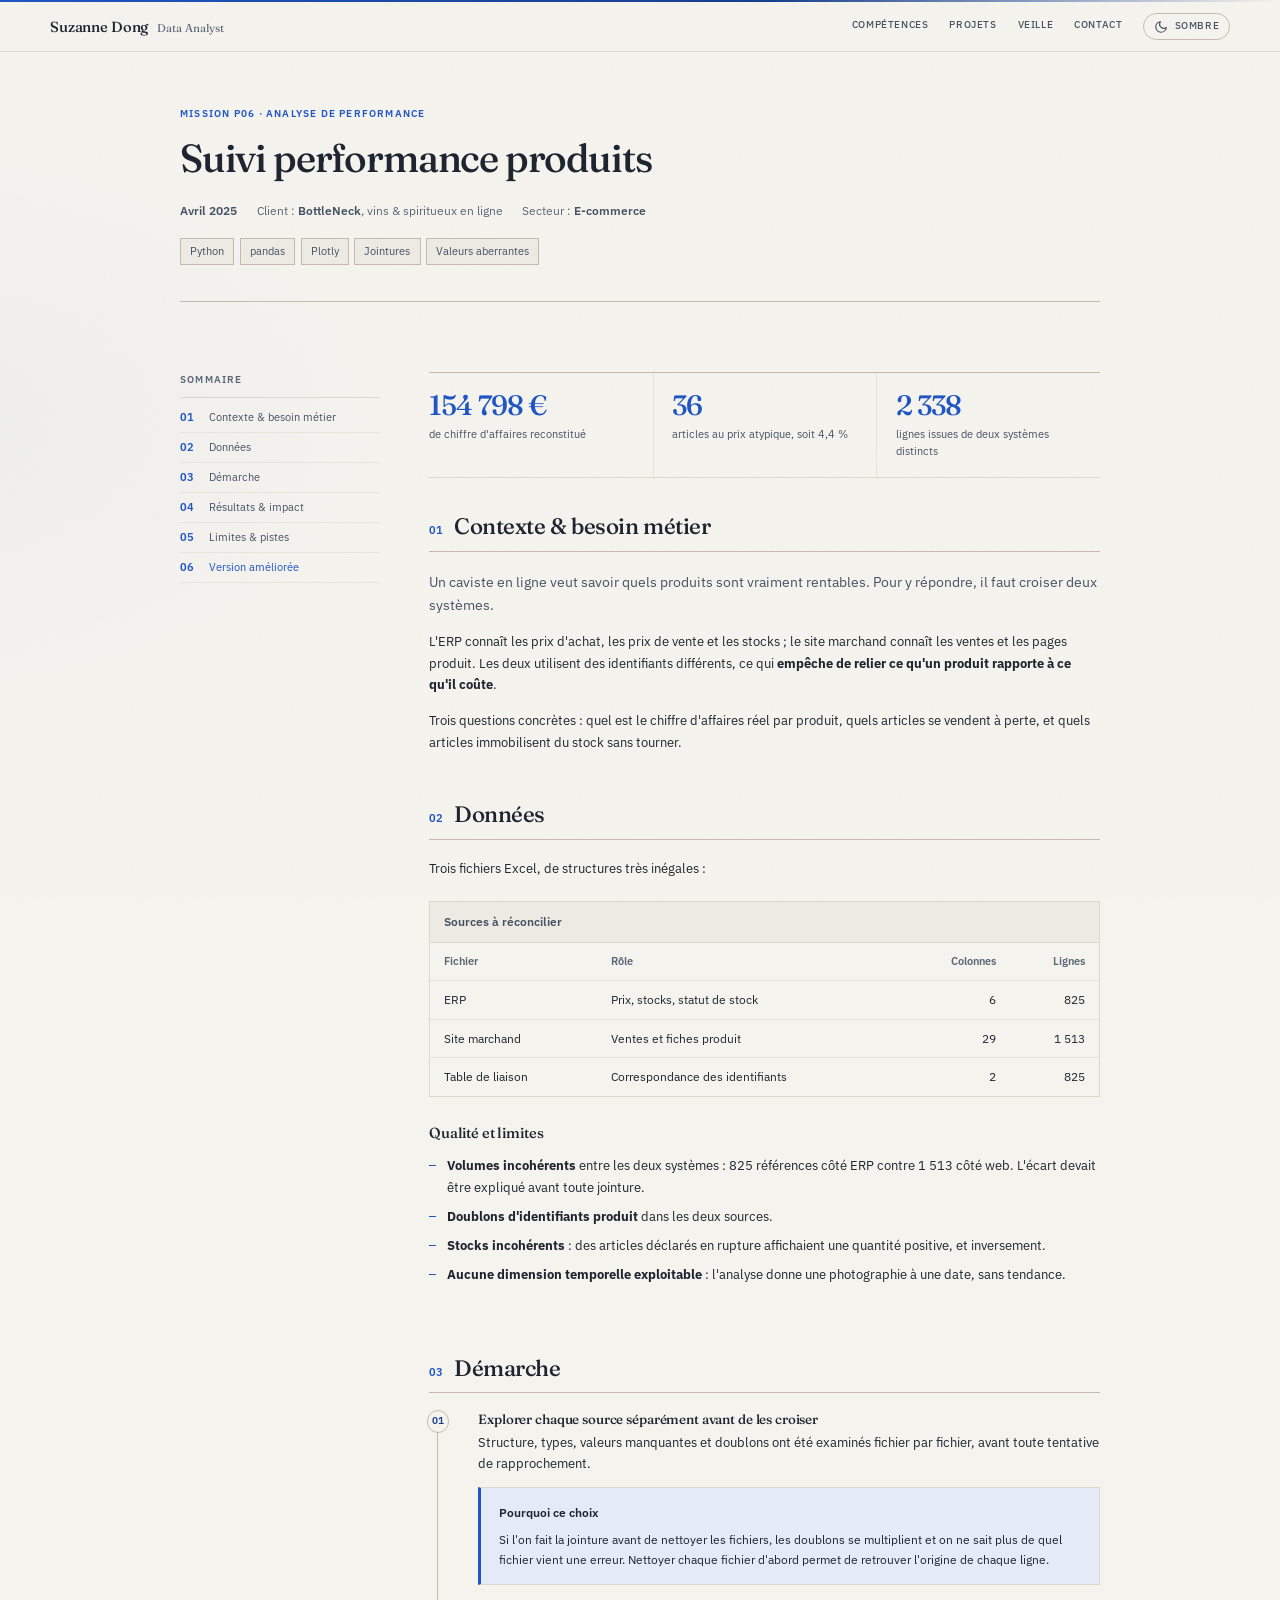
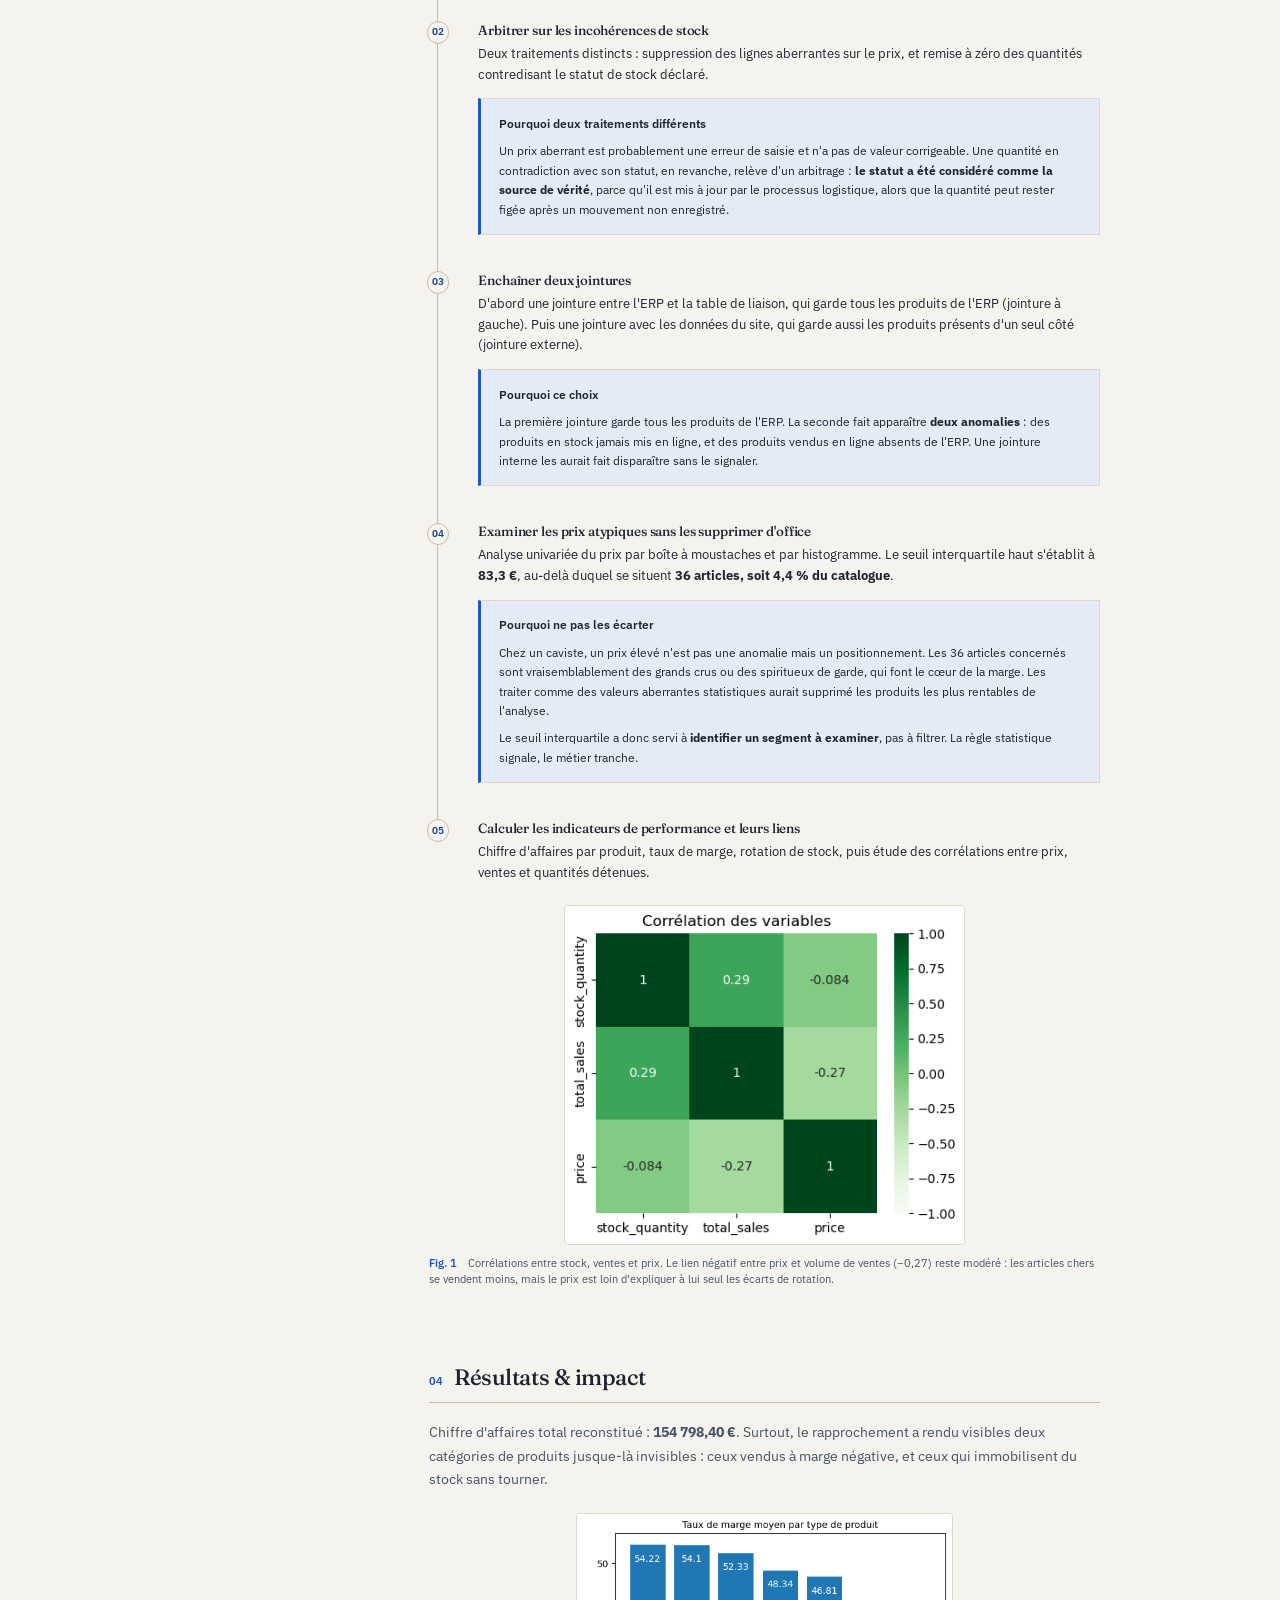
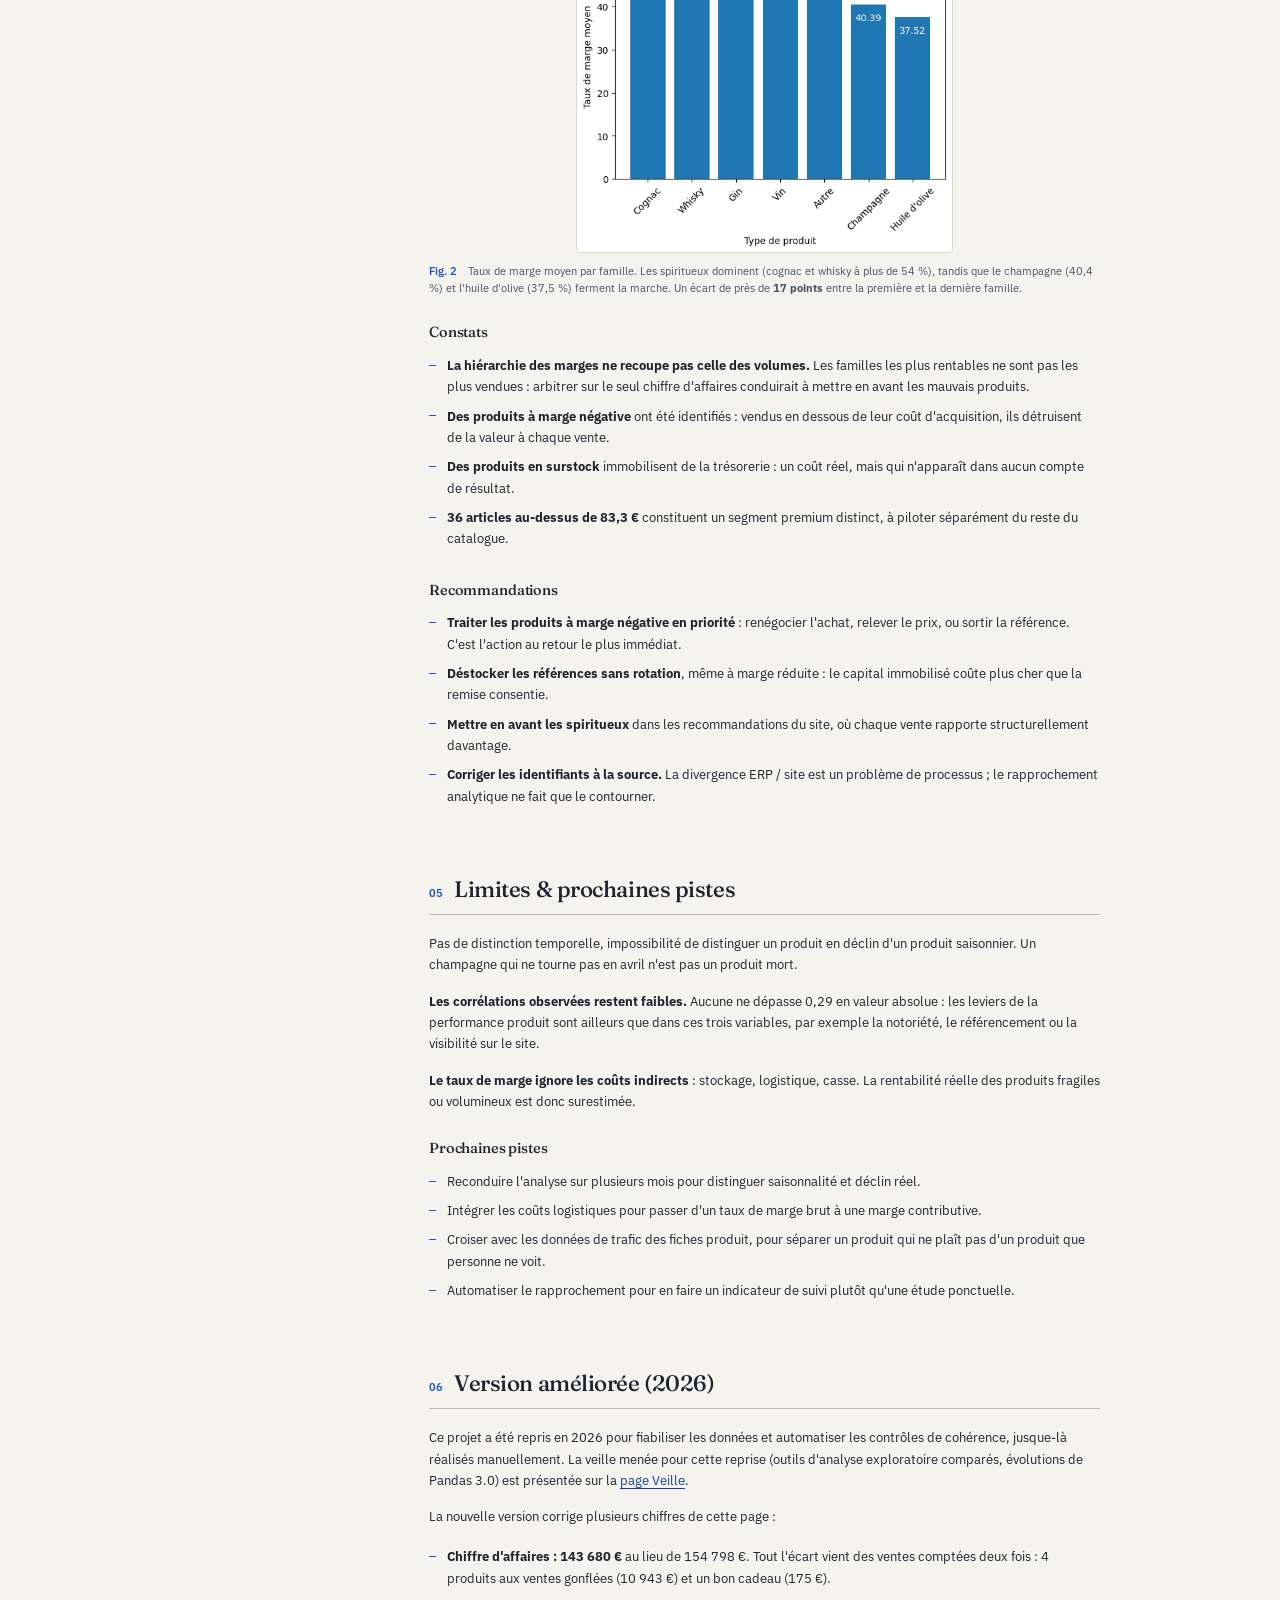
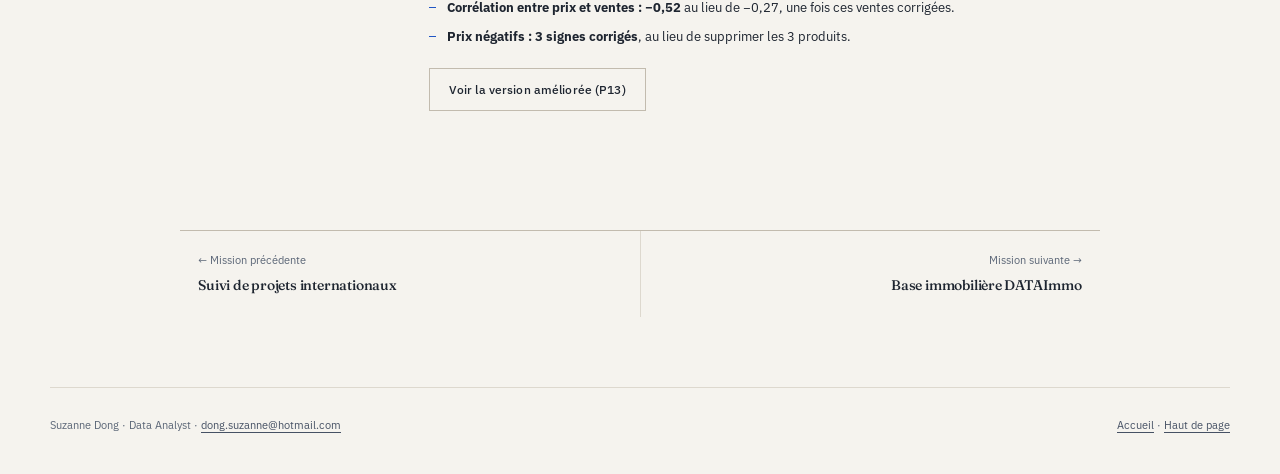
<file: missions/p06-bottleneck.html>
<!doctype html>
<html lang="fr">
<head>
<meta charset="utf-8">
<meta name="viewport" content="width=device-width, initial-scale=1">
<script>try{var t=localStorage.getItem('theme');if(t==='light'||t==='dark')document.documentElement.dataset.theme=t}catch(e){}</script>
<title>Performance produit BottleNeck · Suzanne Dong</title>
<meta name="description" content="Réconciliation des données ERP et site marchand d'un caviste en ligne : chiffre d'affaires, taux de marge, rotation de stock et valeurs aberrantes.">
<link rel="preconnect" href="https://fonts.googleapis.com">
<link rel="preconnect" href="https://fonts.gstatic.com" crossorigin>
<link href="https://fonts.googleapis.com/css2?family=Fraunces:ital,opsz,wght@0,9..144,400..700;1,9..144,400..700&family=IBM+Plex+Sans:ital,wght@0,400;0,500;0,600;1,400&display=swap" rel="stylesheet">
<link rel="stylesheet" href="../assets/css/style.css">
</head>
<body>
<a class="skip" href="#main">Aller au contenu</a>

<header class="site-head">
  <div class="shell head-in">
    <a class="brand" href="../index.html">Suzanne Dong <span>Data Analyst</span></a>
    <nav class="site-nav" aria-label="Navigation principale">
      <!-- <a href="../index.html#phares">Missions phares</a> -->
      <a href="../index.html#competences">Compétences</a>
      <a href="../index.html#missions">Projets</a>
      <a href="../veille.html">Veille</a>
      <a href="../index.html#contact">Contact</a>
    </nav>
  </div>
</header>

<main id="main">

  <section class="m-hero shell">
    <p class="eyebrow">Mission P06 · Analyse de performance</p>
    <h1>Suivi performance produits</h1>
    <div class="m-meta">
      <span><b>Avril 2025</b></span>
      <span>Client : <b>BottleNeck</b>, vins &amp; spiritueux en ligne</span>
      <span>Secteur : <b>E-commerce</b></span>
    </div>
    <div class="tags">
      <span class="tag">Python</span><span class="tag">pandas</span>
      <span class="tag">Plotly</span><span class="tag">Jointures</span>
      <span class="tag">Valeurs aberrantes</span>
    </div>
  </section>

  <div class="shell m-grid">

    <aside class="rail">
      <p class="rail-t">Sommaire</p>
      <ol>
        <li><a href="#contexte">Contexte &amp; besoin métier</a></li>
        <li><a href="#donnees">Données</a></li>
        <li><a href="#demarche">Démarche</a></li>
        <li><a href="#resultats">Résultats &amp; impact</a></li>
        <li><a href="#limites">Limites &amp; pistes</a></li>
        <li><a href="#amelioree">Version améliorée</a></li>
      </ol>
    </aside>

    <article class="m-body">

      <ul class="kpis">
        <li><span class="kpi-v">154 798 €</span><span class="kpi-l">de chiffre d'affaires reconstitué</span></li>
        <li><span class="kpi-v">36</span><span class="kpi-l">articles au prix atypique, soit 4,4 %</span></li>
        <li><span class="kpi-v">2 338</span><span class="kpi-l">lignes issues de deux systèmes distincts</span></li>
      </ul>

      <!-- 01 -->
      <section class="sec" id="contexte">
        <h2 class="sec-h"><span class="sec-n">01</span> Contexte &amp; besoin métier</h2>
        <p class="lede">
          Un caviste en ligne veut savoir quels produits sont vraiment rentables. Pour y
          répondre, il faut croiser deux systèmes.
        </p>
        <p>
          L'ERP connaît les prix d'achat, les prix de vente et les stocks ; le site marchand
          connaît les ventes et les pages produit. Les deux utilisent des identifiants
          différents, ce qui <strong>empêche de relier ce qu'un produit rapporte à ce qu'il
          coûte</strong>.
        </p>
        <p>
          Trois questions concrètes : quel est le chiffre d'affaires réel par produit, quels
          articles se vendent à perte, et quels articles immobilisent du stock sans tourner.
        </p>
      </section>

      <!-- 02 -->
      <section class="sec" id="donnees">
        <h2 class="sec-h"><span class="sec-n">02</span> Données</h2>
        <p>Trois fichiers Excel, de structures très inégales :</p>
        <div class="dtable">
          <table>
            <caption>Sources à réconcilier</caption>
            <thead>
              <tr><th scope="col">Fichier</th><th scope="col">Rôle</th><th scope="col" class="num">Colonnes</th><th scope="col" class="num">Lignes</th></tr>
            </thead>
            <tbody>
              <tr><td>ERP</td><td>Prix, stocks, statut de stock</td><td class="num">6</td><td class="num">825</td></tr>
              <tr><td>Site marchand</td><td>Ventes et fiches produit</td><td class="num">29</td><td class="num">1 513</td></tr>
              <tr><td>Table de liaison</td><td>Correspondance des identifiants</td><td class="num">2</td><td class="num">825</td></tr>
            </tbody>
          </table>
        </div>

        <h3>Qualité et limites</h3>
        <ul class="bullets">
          <li><strong>Volumes incohérents</strong> entre les deux systèmes : 825 références côté ERP contre 1 513 côté web. L'écart devait être expliqué avant toute jointure.</li>
          <li><strong>Doublons d'identifiants produit</strong> dans les deux sources.</li>
          <li><strong>Stocks incohérents</strong> : des articles déclarés en rupture affichaient une quantité positive, et inversement.</li>
          <li><strong>Aucune dimension temporelle exploitable</strong> : l'analyse donne une photographie à une date, sans tendance.</li>
        </ul>
      </section>

      <!-- 03 -->
      <section class="sec" id="demarche">
        <h2 class="sec-h"><span class="sec-n">03</span> Démarche</h2>

        <ol class="steps">
          <li>
            <h3>Explorer chaque source séparément avant de les croiser</h3>
            <p>
              Structure, types, valeurs manquantes et doublons ont été examinés fichier par
              fichier, avant toute tentative de rapprochement.
            </p>
            <div class="why">
              <p class="why-l">Pourquoi ce choix</p>
              <p>
                Si l'on fait la jointure avant de nettoyer les fichiers, les doublons se multiplient et on ne sait plus de quel fichier vient une erreur. Nettoyer chaque fichier d'abord permet de retrouver l'origine de chaque ligne.
              </p>
            </div>
          </li>

          <li>
            <h3>Arbitrer sur les incohérences de stock</h3>
            <p>
              Deux traitements distincts : suppression des lignes aberrantes sur le prix, et
              remise à zéro des quantités contredisant le statut de stock déclaré.
            </p>
            <div class="why">
              <p class="why-l">Pourquoi deux traitements différents</p>
              <p>
                Un prix aberrant est probablement une erreur de saisie et n'a pas de valeur
                corrigeable. Une quantité en contradiction avec son statut, en revanche, relève
                d'un arbitrage : <strong>le statut a été considéré comme la source de vérité</strong>,
                parce qu'il est mis à jour par le processus logistique, alors que la quantité
                peut rester figée après un mouvement non enregistré.
              </p>
            </div>
          </li>

          <li>
            <h3>Enchaîner deux jointures</h3>
            <p>
              D'abord une jointure entre l'ERP et la table de liaison, qui garde tous les produits de l'ERP (jointure à gauche). Puis une jointure avec les données du site, qui garde aussi les produits présents d'un seul côté (jointure externe).
            </p>
            <div class="why">
              <p class="why-l">Pourquoi ce choix</p>
              <p>
                La première jointure garde tous les produits de l'ERP. La seconde fait apparaître <strong>deux anomalies</strong> : des produits en stock jamais mis en ligne, et des produits vendus en ligne absents de l'ERP. Une jointure interne les aurait fait disparaître sans le signaler.
              </p>
            </div>
          </li>

          <li>
            <h3>Examiner les prix atypiques sans les supprimer d'office</h3>
            <p>
              Analyse univariée du prix par boîte à moustaches et par histogramme. Le seuil
              interquartile haut s'établit à <strong>83,3 €</strong>, au-delà duquel se situent
              <strong>36 articles, soit 4,4 % du catalogue</strong>.
            </p>
            <div class="why">
              <p class="why-l">Pourquoi ne pas les écarter</p>
              <p>
                Chez un caviste, un prix élevé n'est pas une anomalie mais un positionnement.
                Les 36 articles concernés sont vraisemblablement des grands crus ou des
                spiritueux de garde, qui font le cœur de la marge. Les traiter comme des valeurs
                aberrantes statistiques aurait supprimé les produits les plus rentables de l'analyse.
              </p>
              <p>
                Le seuil interquartile a donc servi à <strong>identifier un segment à examiner</strong>,
                pas à filtrer. La règle statistique signale, le métier tranche.
              </p>
            </div>
          </li>

          <li>
            <h3>Calculer les indicateurs de performance et leurs liens</h3>
            <p>
              Chiffre d'affaires par produit, taux de marge, rotation de stock, puis étude des
              corrélations entre prix, ventes et quantités détenues.
            </p>
          </li>
        </ol>

        <figure class="fig">
          <img src="../assets/img/missions/p06-correlation.png"
               alt="Matrice de corrélation entre quantité en stock, ventes totales et prix. La corrélation entre prix et ventes totales est de −0,27, celle entre stock et ventes de 0,29, celle entre stock et prix de −0,084.">
          <figcaption><span class="fig-n">Fig. 1</span>
            Corrélations entre stock, ventes et prix. Le lien négatif entre prix et volume de
            ventes (−0,27) reste modéré : les articles chers se vendent moins, mais le prix est
            loin d'expliquer à lui seul les écarts de rotation.
          </figcaption>
        </figure>
      </section>

      <!-- 04 -->
      <section class="sec" id="resultats">
        <h2 class="sec-h"><span class="sec-n">04</span> Résultats &amp; impact</h2>
        <p class="lede">
          Chiffre d'affaires total reconstitué : <strong>154 798,40 €</strong>. Surtout, le
          rapprochement a rendu visibles deux catégories de produits jusque-là invisibles : ceux vendus à marge négative, et ceux qui immobilisent du stock sans tourner.
        </p>

        <figure class="fig">
          <img src="../assets/img/missions/p06-marge-produit.png"
               alt="Diagramme en barres du taux de marge moyen par type de produit : Cognac 54,22 %, Whisky 54,10 %, Gin 52,33 %, Vin 48,34 %, catégorie Autre 46,81 %, Champagne 40,39 %, Huile d'olive 37,52 %.">
          <figcaption><span class="fig-n">Fig. 2</span>
            Taux de marge moyen par famille. Les spiritueux dominent (cognac et whisky à plus de 54 %), tandis que le champagne (40,4 %) et l'huile d'olive (37,5 %) ferment la
            marche. Un écart de près de <strong>17 points</strong> entre la première et la
            dernière famille.
          </figcaption>
        </figure>

        <h3>Constats</h3>
        <ul class="bullets">
          <li><strong>La hiérarchie des marges ne recoupe pas celle des volumes.</strong> Les familles les plus rentables ne sont pas les plus vendues : arbitrer sur le seul chiffre d'affaires conduirait à mettre en avant les mauvais produits.</li>
          <li><strong>Des produits à marge négative</strong> ont été identifiés : vendus en dessous de leur coût d'acquisition, ils détruisent de la valeur à chaque vente.</li>
          <li><strong>Des produits en surstock</strong> immobilisent de la trésorerie : un coût réel, mais qui n'apparaît dans aucun compte de résultat.</li>
          <li><strong>36 articles au-dessus de 83,3 €</strong> constituent un segment premium distinct, à piloter séparément du reste du catalogue.</li>
        </ul>

        <h3>Recommandations</h3>
        <ul class="bullets">
          <li><strong>Traiter les produits à marge négative en priorité</strong> : renégocier l'achat, relever le prix, ou sortir la référence. C'est l'action au retour le plus immédiat.</li>
          <li><strong>Déstocker les références sans rotation</strong>, même à marge réduite : le capital immobilisé coûte plus cher que la remise consentie.</li>
          <li><strong>Mettre en avant les spiritueux</strong> dans les recommandations du site, où chaque vente rapporte structurellement davantage.</li>
          <li><strong>Corriger les identifiants à la source.</strong> La divergence ERP / site est un problème de processus ; le rapprochement analytique ne fait que le contourner.</li>
        </ul>
      </section>

      <!-- 05 -->
      <section class="sec" id="limites">
        <h2 class="sec-h"><span class="sec-n">05</span> Limites &amp; prochaines pistes</h2>
        <p>
           Pas de distinction temporelle, impossibilité de distinguer un produit en déclin d'un produit saisonnier. Un champagne
          qui ne tourne pas en avril n'est pas un produit mort.
        </p>
        <p>
          <strong>Les corrélations observées restent faibles.</strong> Aucune ne dépasse 0,29 en
          valeur absolue : les leviers de la performance produit sont ailleurs que dans ces trois variables, par exemple la notoriété, le référencement ou la visibilité sur le site.
        </p>
        <p>
          <strong>Le taux de marge ignore les coûts indirects</strong> : stockage, logistique,
          casse. La rentabilité réelle des produits fragiles ou volumineux est donc surestimée.
        </p>

        <h3>Prochaines pistes</h3>
        <ul class="bullets">
          <li>Reconduire l'analyse sur plusieurs mois pour distinguer saisonnalité et déclin réel.</li>
          <li>Intégrer les coûts logistiques pour passer d'un taux de marge brut à une marge contributive.</li>
          <li>Croiser avec les données de trafic des fiches produit, pour séparer un produit qui ne plaît pas d'un produit que personne ne voit.</li>
          <li>Automatiser le rapprochement pour en faire un indicateur de suivi plutôt qu'une étude ponctuelle.</li>
        </ul>
      </section>

      <!-- 06 -->
      <section class="sec" id="amelioree">
        <h2 class="sec-h"><span class="sec-n">06</span> Version améliorée (2026)</h2>
        <p>
          Ce projet a été repris en 2026 pour fiabiliser les données et automatiser les contrôles
          de cohérence, jusque-là réalisés manuellement. La veille menée pour cette reprise (outils d'analyse exploratoire comparés, évolutions de Pandas 3.0) est présentée sur la
          <a href="../veille.html">page Veille</a>.
        </p>
        <p>La nouvelle version corrige plusieurs chiffres de cette page :</p>
        <ul class="bullets">
          <li><strong>Chiffre d'affaires : 143 680 €</strong> au lieu de 154 798 €. Tout l'écart vient des ventes comptées deux fois : 4 produits aux ventes gonflées (10 943 €) et un bon cadeau (175 €).</li>
          <li><strong>Corrélation entre prix et ventes : −0,52</strong> au lieu de −0,27, une fois ces ventes corrigées.</li>
          <li><strong>Prix négatifs : 3 signes corrigés</strong>, au lieu de supprimer les 3 produits.</li>
        </ul>
        <p><a class="btn" href="p13-bottleneck-ameliore.html">Voir la version améliorée (P13)</a></p>
      </section>

    </article>
  </div>

  <nav class="shell m-nav" aria-label="Navigation entre les missions">
    <a href="p07-suivi-projets.html"><span>← Mission précédente</span><strong>Suivi de projets internationaux</strong></a>
    <a class="nx" href="p05-dataimmo.html"><span>Mission suivante →</span><strong>Base immobilière DATAImmo</strong></a>
  </nav>

</main>

<footer class="site-foot shell">
  <span>Suzanne Dong · Data Analyst · <a href="mailto:dong.suzanne@hotmail.com">dong.suzanne@hotmail.com</a></span>
  <span><a href="../index.html">Accueil</a> · <a href="#main">Haut de page</a></span>
</footer>

<script src="../assets/js/main.js"></script>
</body>
</html>
</file>
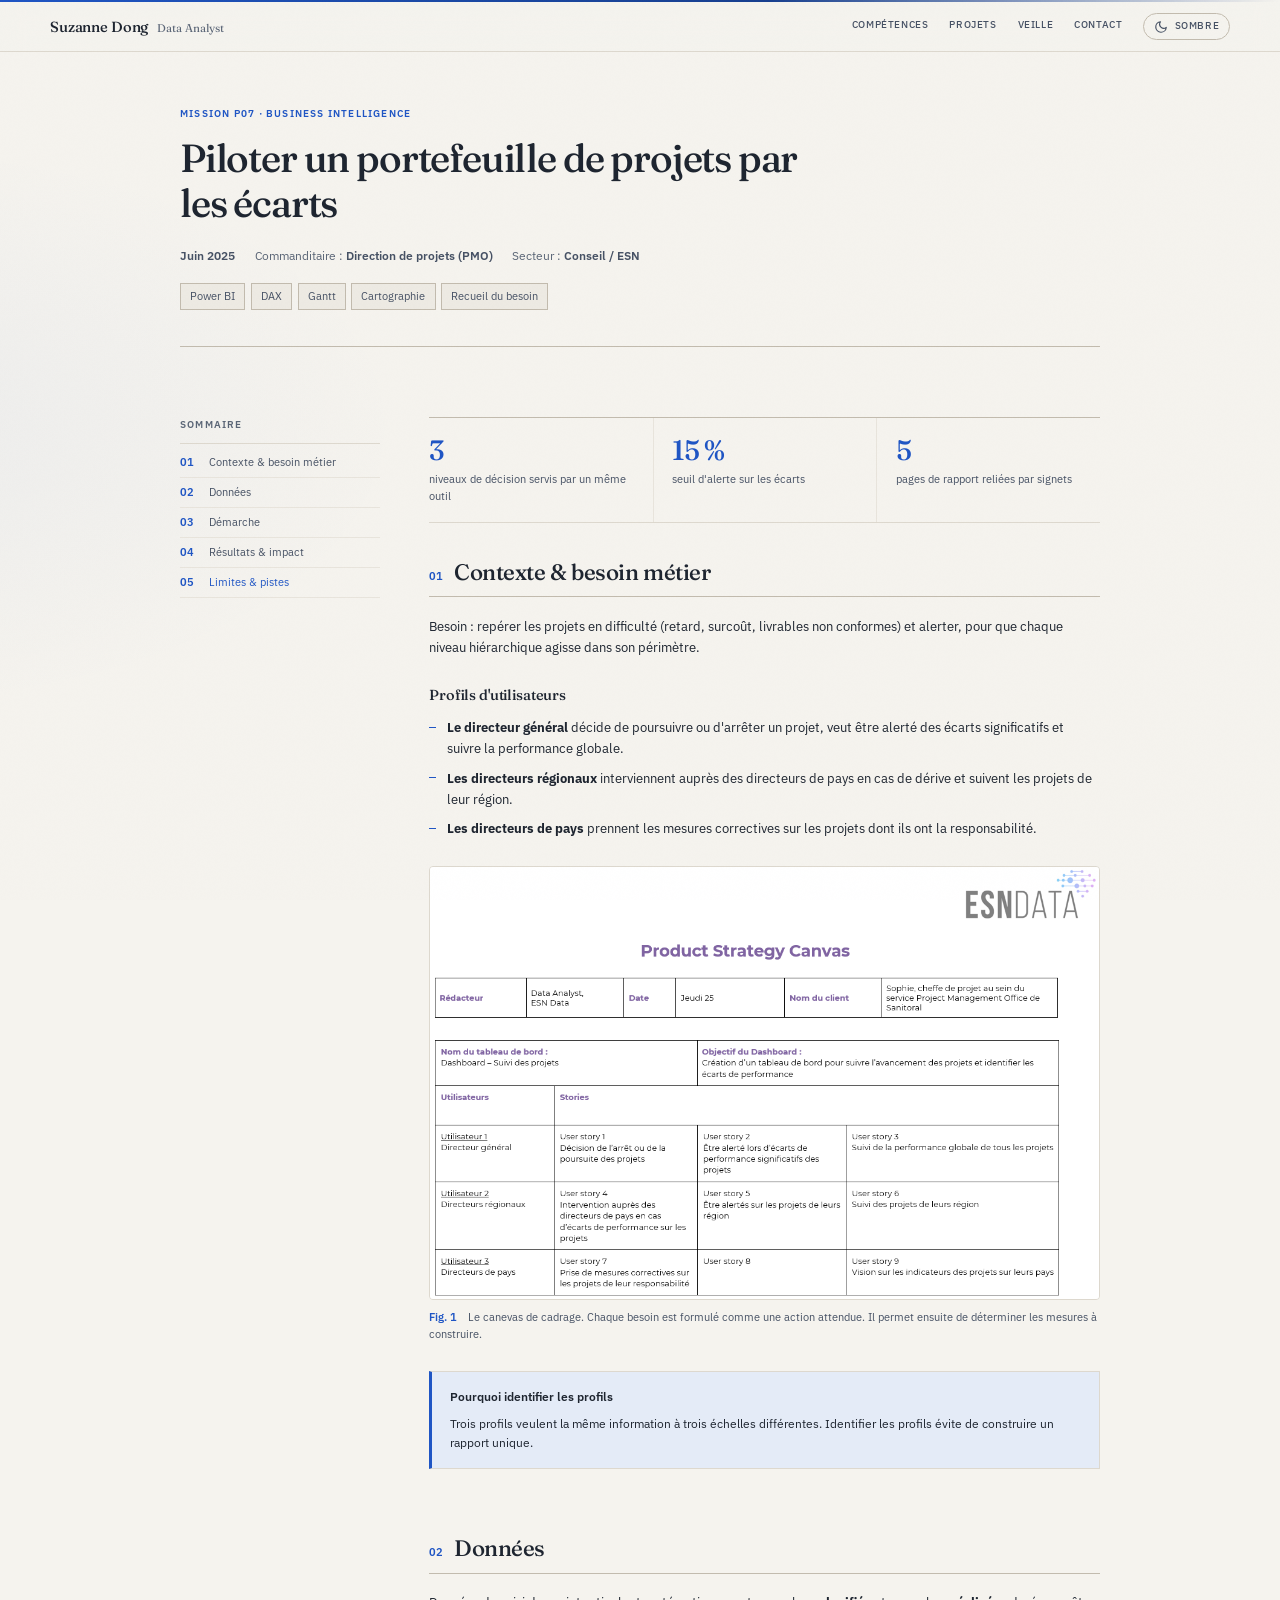
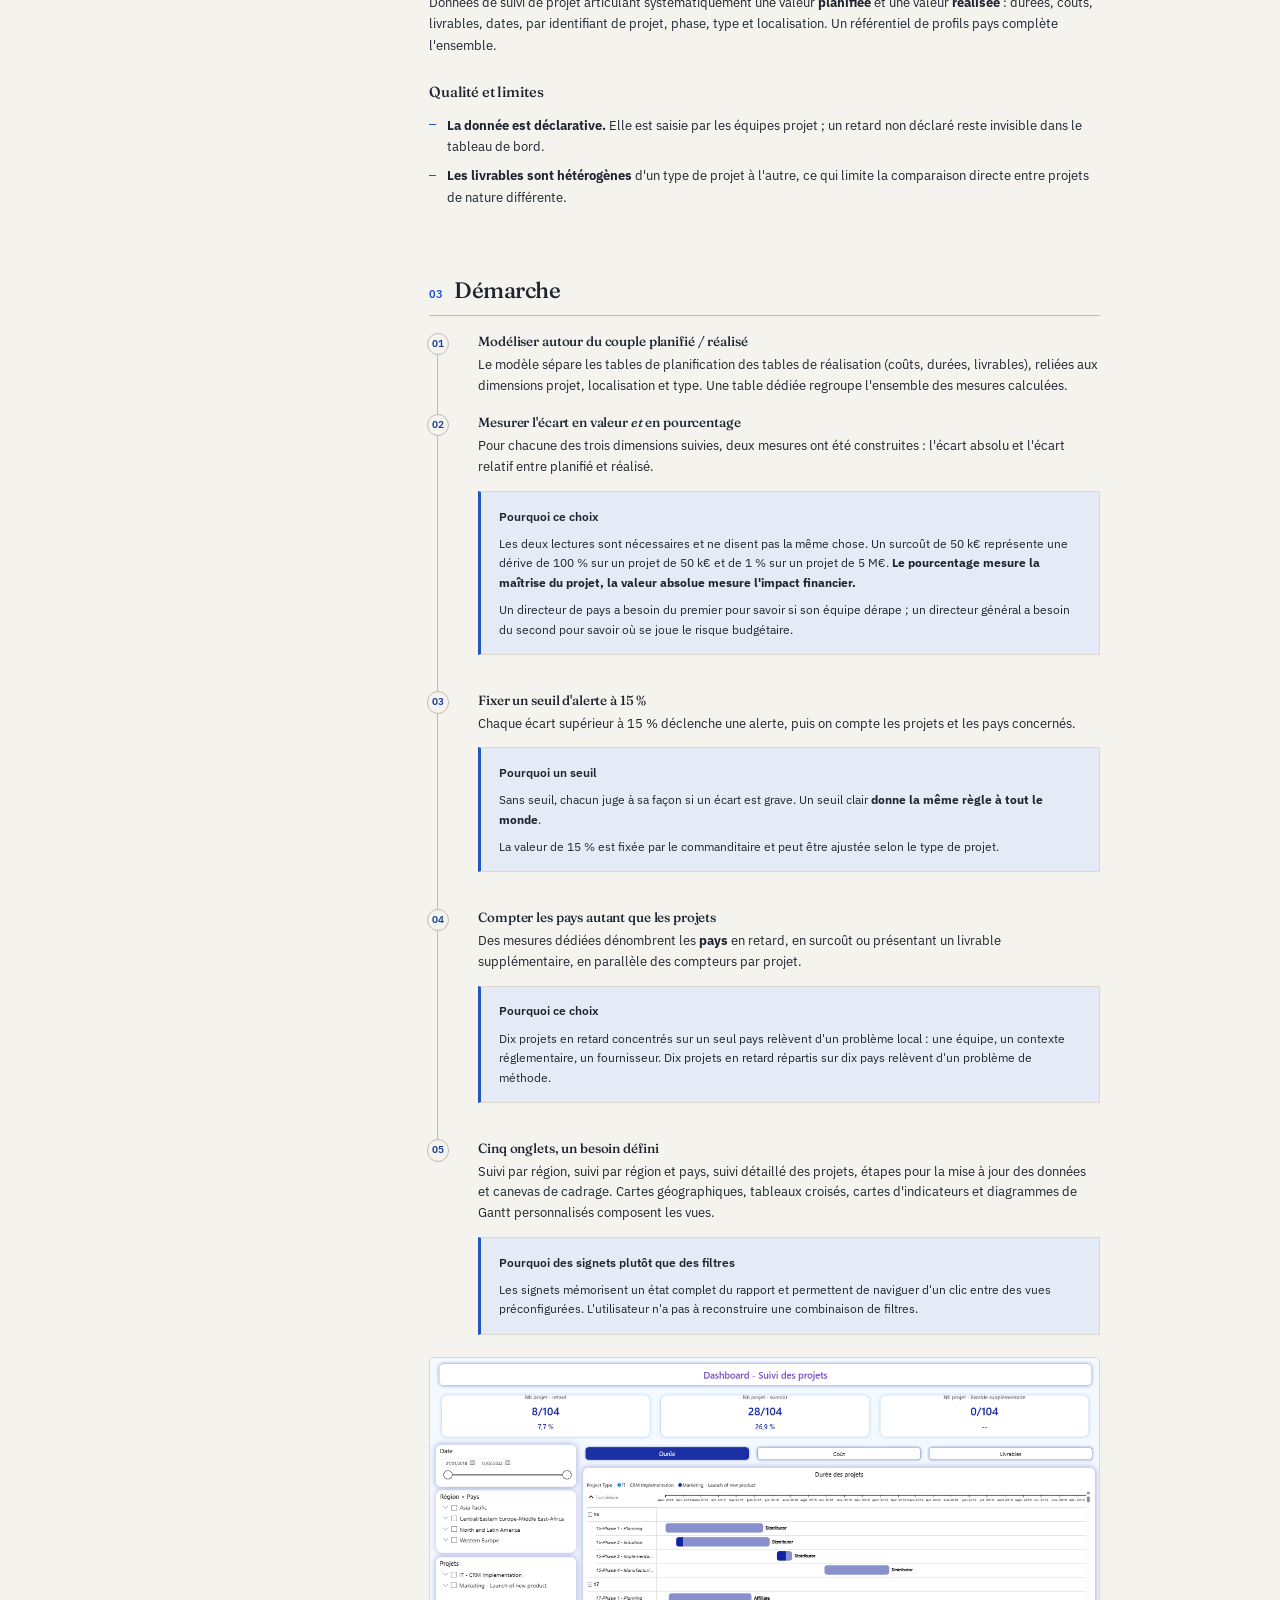
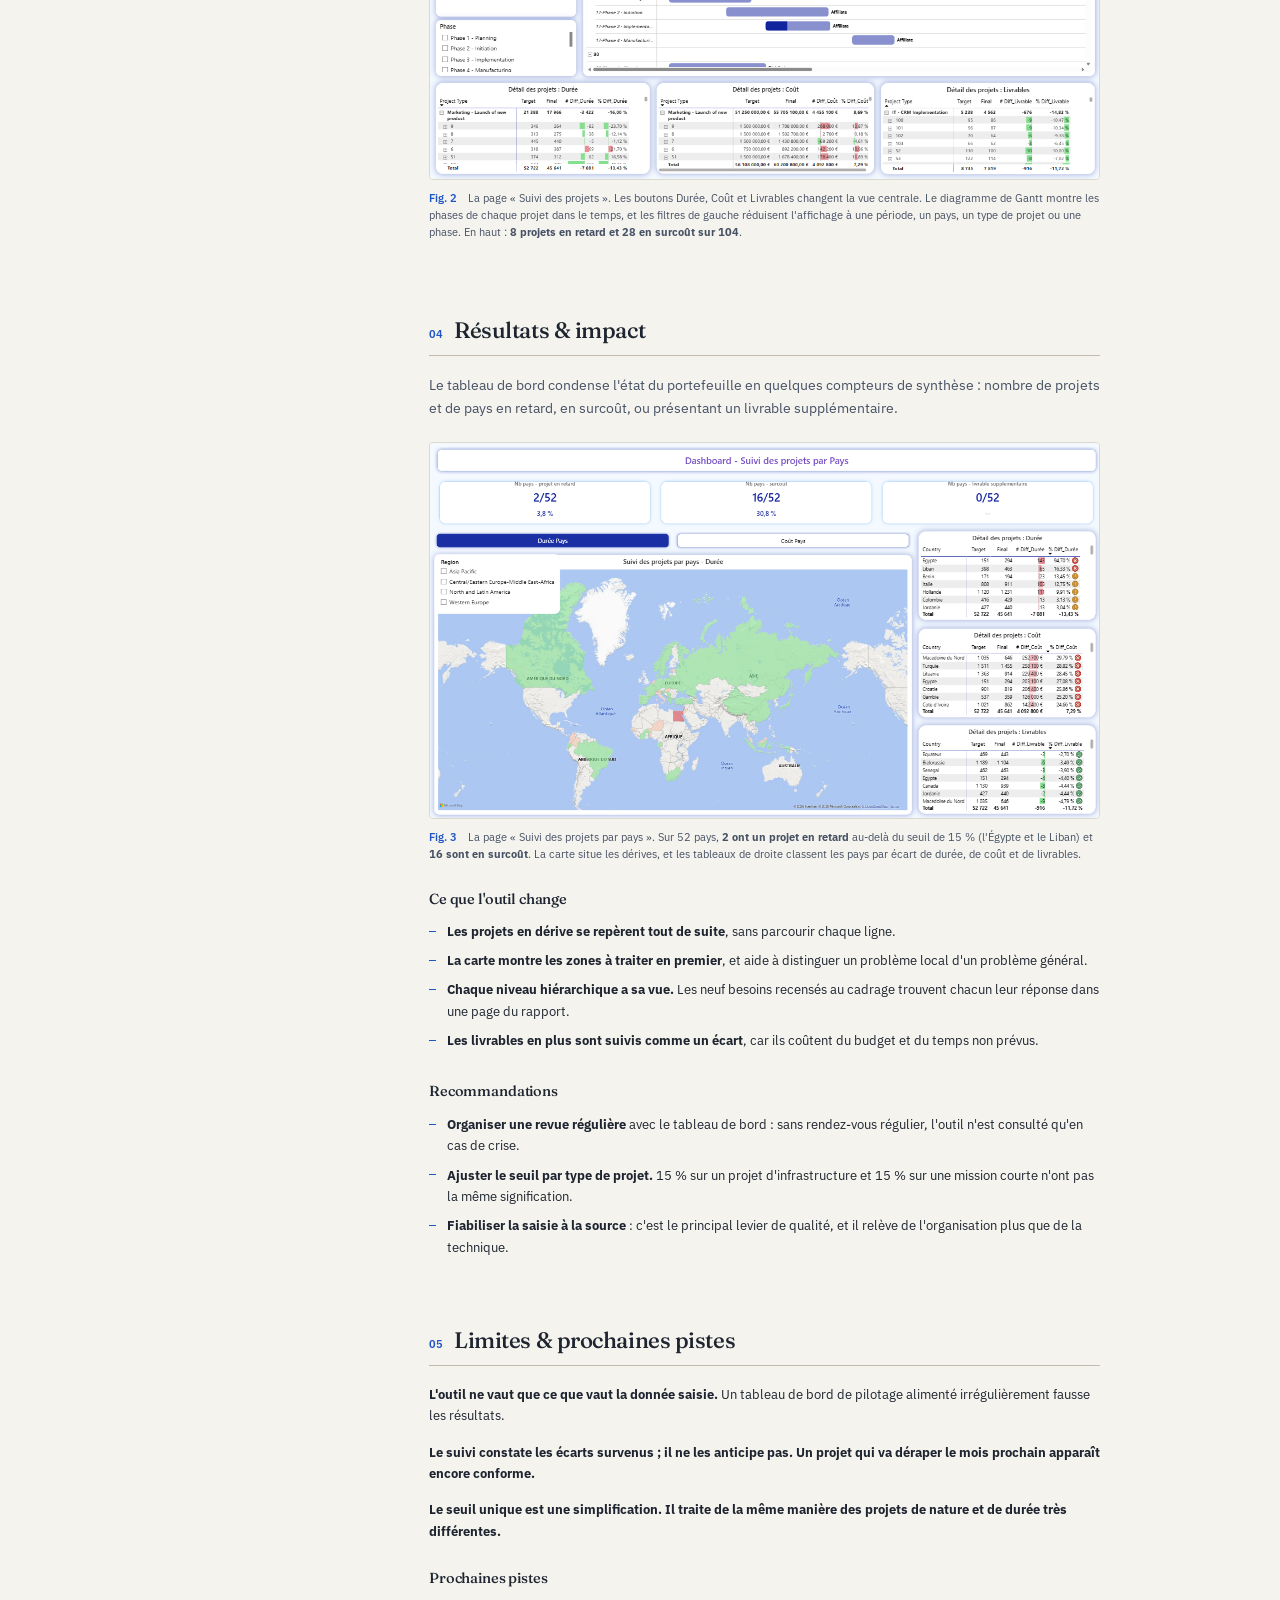
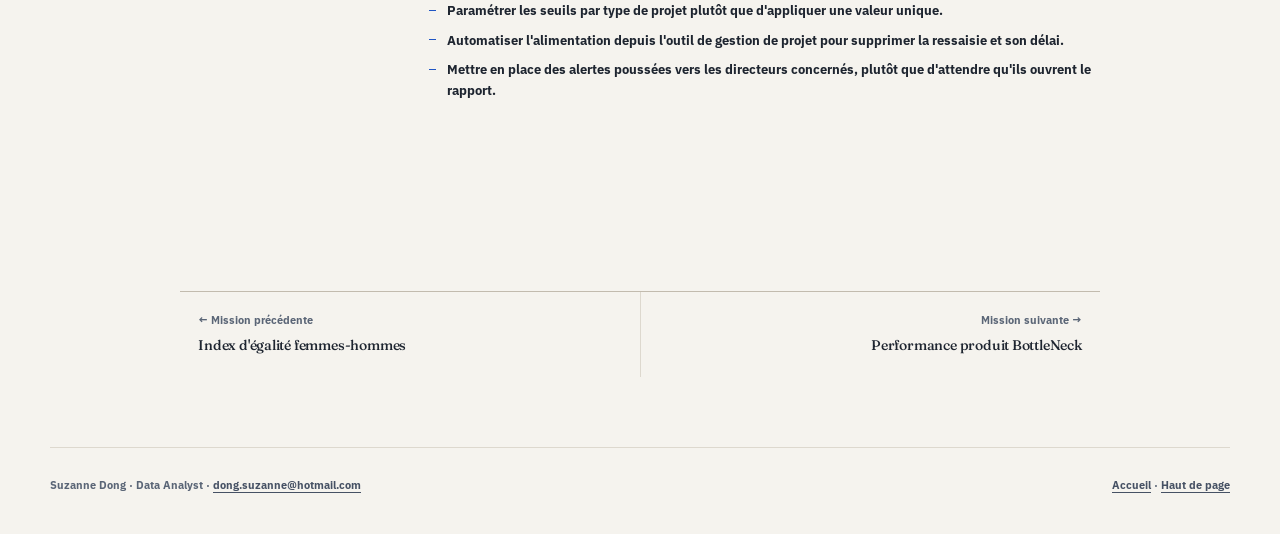
<file: missions/p07-suivi-projets.html>
<!doctype html>
<html lang="fr">
<head>
<meta charset="utf-8">
<meta name="viewport" content="width=device-width, initial-scale=1">
<script>try{var t=localStorage.getItem('theme');if(t==='light'||t==='dark')document.documentElement.dataset.theme=t}catch(e){}</script>
<title>Suivi de projets internationaux · Suzanne Dong</title>
<meta name="description" content="Tableau de bord Power BI de pilotage d'un portefeuille de projets internationaux par les écarts entre planifié et réalisé.">
<link rel="preconnect" href="https://fonts.googleapis.com">
<link rel="preconnect" href="https://fonts.gstatic.com" crossorigin>
<link href="https://fonts.googleapis.com/css2?family=Fraunces:ital,opsz,wght@0,9..144,400..700;1,9..144,400..700&family=IBM+Plex+Sans:ital,wght@0,400;0,500;0,600;1,400&display=swap" rel="stylesheet">
<link rel="stylesheet" href="../assets/css/style.css">
</head>
<body>
<a class="skip" href="#main">Aller au contenu</a>

<header class="site-head">
  <div class="shell head-in">
    <a class="brand" href="../index.html">Suzanne Dong <span>Data Analyst</span></a>
    <nav class="site-nav" aria-label="Navigation principale">
      <!-- <a href="../index.html#phares">Missions phares</a> -->
      <a href="../index.html#competences">Compétences</a>
      <a href="../index.html#missions">Projets</a>
      <a href="../veille.html">Veille</a>
      <a href="../index.html#contact">Contact</a>
    </nav>
  </div>
</header>

<main id="main">

  <section class="m-hero shell">
    <p class="eyebrow">Mission P07 · Business Intelligence</p>
    <h1>Piloter un portefeuille de projets par les écarts</h1>
    <div class="m-meta">
      <span><b>Juin 2025</b></span>
      <span>Commanditaire : <b>Direction de projets (PMO)</b></span>
      <span>Secteur : <b>Conseil / ESN</b></span>
    </div>
    <div class="tags">
      <span class="tag">Power BI</span><span class="tag">DAX</span>
      <span class="tag">Gantt</span><span class="tag">Cartographie</span>
      <span class="tag">Recueil du besoin</span>
    </div>
  </section>

  <div class="shell m-grid">

    <aside class="rail">
      <p class="rail-t">Sommaire</p>
      <ol>
        <li><a href="#contexte">Contexte &amp; besoin métier</a></li>
        <li><a href="#donnees">Données</a></li>
        <li><a href="#demarche">Démarche</a></li>
        <li><a href="#resultats">Résultats &amp; impact</a></li>
        <li><a href="#limites">Limites &amp; pistes</a></li>
      </ol>
    </aside>

    <article class="m-body">

      <ul class="kpis">
        <li><span class="kpi-v">3</span><span class="kpi-l">niveaux de décision servis par un même outil</span></li>
        <li><span class="kpi-v">15 %</span><span class="kpi-l">seuil d'alerte sur les écarts</span></li>
        <li><span class="kpi-v">5</span><span class="kpi-l">pages de rapport reliées par signets</span></li>
      </ul>

      <!-- 01 -->
      <section class="sec" id="contexte">
        <h2 class="sec-h"><span class="sec-n">01</span> Contexte &amp; besoin métier</h2>
        <p>
          Besoin : repérer les projets en difficulté (retard, surcoût, livrables non conformes) et alerter, pour que chaque niveau hiérarchique agisse dans son périmètre.
        </p>

        <h3>Profils d'utilisateurs </h3>
        <ul class="bullets">
          <li><strong>Le directeur général</strong> décide de poursuivre ou d'arrêter un projet, veut être alerté des écarts significatifs et suivre la performance globale.</li>
          <li><strong>Les directeurs régionaux</strong> interviennent auprès des directeurs de pays en cas de dérive et suivent les projets de leur région.</li>
          <li><strong>Les directeurs de pays</strong> prennent les mesures correctives sur les projets dont ils ont la responsabilité.</li>
        </ul>

        <figure class="fig fig--large">
          <img src="../assets/img/missions/p07-product-strategy-canvas.png"
               alt="Product Strategy Canvas du projet : un tableau identifiant le rédacteur, le client, l'objectif du tableau de bord, puis trois profils d'utilisateurs (directeur général, directeurs régionaux, directeurs de pays) associés chacun à trois user stories.">
          <figcaption><span class="fig-n">Fig. 1</span>
            Le canevas de cadrage. Chaque besoin est formulé comme une action attendue. Il permet ensuite de déterminer les mesures à construire.
          </figcaption>
        </figure>

        <div class="why">
          <p class="why-l">Pourquoi identifier les profils</p>
          <p>
            Trois profils veulent la même information à trois échelles différentes.
            Identifier les profils évite de construire un rapport unique.
          </p>
        </div>
      </section>

      <!-- 02 -->
      <section class="sec" id="donnees">
        <h2 class="sec-h"><span class="sec-n">02</span> Données</h2>
        <p>
          Données de suivi de projet articulant systématiquement une valeur <strong>planifiée</strong>
          et une valeur <strong>réalisée</strong> : durées, coûts, livrables, dates, par
          identifiant de projet, phase, type et localisation. Un référentiel de profils pays
          complète l'ensemble.
        </p>

        <h3>Qualité et limites</h3>
        <ul class="bullets">
          <li><strong>La donnée est déclarative.</strong> Elle est saisie par les équipes projet ; un retard non déclaré reste invisible dans le tableau de bord.</li>
          <li><strong>Les livrables sont hétérogènes</strong> d'un type de projet à l'autre, ce qui limite la comparaison directe entre projets de nature différente.</li>
        </ul>
      </section>

      <!-- 03 -->
      <section class="sec" id="demarche">
        <h2 class="sec-h"><span class="sec-n">03</span> Démarche</h2>

        <ol class="steps">
          <li>
            <h3>Modéliser autour du couple planifié / réalisé</h3>
            <p>
              Le modèle sépare les tables de planification des tables de réalisation (coûts, durées, livrables), reliées aux dimensions projet, localisation et type. Une table
              dédiée regroupe l'ensemble des mesures calculées.
            </p>
          </li>

          <li>
            <h3>Mesurer l'écart en valeur <em>et</em> en pourcentage</h3>
            <p>
              Pour chacune des trois dimensions suivies, deux mesures ont été construites :
              l'écart absolu et l'écart relatif entre planifié et réalisé.
            </p>
            <div class="why">
              <p class="why-l">Pourquoi ce choix</p>
              <p>
                Les deux lectures sont nécessaires et ne disent pas la même chose. Un surcoût
                de 50 k€ représente une dérive de 100 % sur un projet de 50 k€ et de 1 % sur un
                projet de 5 M€. <strong>Le pourcentage mesure la maîtrise du projet, la valeur
                absolue mesure l'impact financier.</strong>
              </p>
              <p>
                Un directeur de pays a besoin du premier pour savoir si son équipe dérape ; un
                directeur général a besoin du second pour savoir où se joue le risque budgétaire.
              </p>
            </div>
          </li>

          <li>
            <h3>Fixer un seuil d'alerte à 15 %</h3>
            <p>
              Chaque écart supérieur à 15 % déclenche une alerte, puis on compte les projets et les pays concernés.
            </p>
            <div class="why">
              <p class="why-l">Pourquoi un seuil</p>
              <p>
                Sans seuil, chacun juge à sa façon si un écart est grave. Un seuil clair <strong>donne la même règle à tout le monde</strong>.
              </p>
              <p>
                La valeur de 15 % est fixée par le commanditaire et peut être ajustée selon le type de projet.
              </p>
            </div>
          </li>

          <li>
            <h3>Compter les pays autant que les projets</h3>
            <p>
              Des mesures dédiées dénombrent les <strong>pays</strong> en retard, en surcoût ou
              présentant un livrable supplémentaire, en parallèle des compteurs par projet.
            </p>
            <div class="why">
              <p class="why-l">Pourquoi ce choix</p>
              <p>
                Dix projets en retard concentrés sur un seul pays relèvent d'un problème local : une équipe, un contexte réglementaire, un fournisseur. Dix projets en retard
                répartis sur dix pays relèvent d'un problème de méthode.</p>
            </div>
          </li>

          <li>
            <h3>Cinq onglets, un besoin défini</h3>
            <p>
              Suivi par région, suivi par région et pays, suivi détaillé des projets,
               étapes pour la mise à jour des données et canevas de cadrage. Cartes géographiques, tableaux
              croisés, cartes d'indicateurs et diagrammes de Gantt personnalisés composent les vues.
            </p>
            <div class="why">
              <p class="why-l">Pourquoi des signets plutôt que des filtres</p>
              <p>
                Les signets mémorisent un état complet du rapport et permettent de naviguer d'un
                clic entre des vues préconfigurées. L'utilisateur n'a pas à reconstruire une
                combinaison de filtres.
              </p>
            </div>
          </li>
        </ol>

        <figure class="fig fig--large">
          <img src="../assets/img/missions/p07-suivi-projets-gantt.png"
               alt="Page Power BI « Dashboard, Suivi des projets ». En haut, trois compteurs : 8 projets en retard sur 104 (7,7 %), 28 en surcoût sur 104 (26,9 %), 0 livrable supplémentaire. À gauche, des filtres par date, région et pays, type de projet et phase. Au centre, des boutons Durée, Coût et Livrables et un diagramme de Gantt des phases de chaque projet. En bas, trois tableaux détaillant les écarts de durée, de coût et de livrables par type de projet.">
          <figcaption><span class="fig-n">Fig. 2</span>
            La page « Suivi des projets ». Les boutons Durée, Coût et Livrables changent la vue
            centrale. Le diagramme de Gantt montre les phases de chaque projet dans le temps, et
            les filtres de gauche réduisent l'affichage à une période, un pays, un type de projet
            ou une phase. En haut : <strong>8 projets en retard et 28 en surcoût sur 104</strong>.
          </figcaption>
        </figure>
      </section>

      <!-- 04 -->
      <section class="sec" id="resultats">
        <h2 class="sec-h"><span class="sec-n">04</span> Résultats &amp; impact</h2>
        <p class="lede">
          Le tableau de bord condense l'état du portefeuille en quelques compteurs de synthèse :
          nombre de projets et de pays en retard, en surcoût, ou présentant un livrable
          supplémentaire.
        </p>

        <figure class="fig fig--large">
          <img src="../assets/img/missions/p07-suivi-pays.png"
               alt="Page Power BI « Dashboard, Suivi des projets par pays ». En haut, trois compteurs : 2 pays sur 52 avec un projet en retard (3,8 %), 16 pays sur 52 en surcoût (30,8 %), 0 livrable supplémentaire. Au centre, une carte du monde colorée selon l'écart de durée, l'Égypte en rouge, avec un filtre par région. À droite, trois tableaux classant les pays par écart de durée, de coût et de livrables ; l'Égypte (+94,70 %) et le Liban (+16,33 %) sont en tête pour la durée.">
          <figcaption><span class="fig-n">Fig. 3</span>
            La page « Suivi des projets par pays ». Sur 52 pays, <strong>2 ont un projet en
            retard</strong> au-delà du seuil de 15 % (l'Égypte et le Liban) et <strong>16 sont en
            surcoût</strong>. La carte situe les dérives, et les tableaux de droite classent les
            pays par écart de durée, de coût et de livrables.
          </figcaption>
        </figure>

        <h3>Ce que l'outil change</h3>
        <ul class="bullets">
          <li><strong>Les projets en dérive se repèrent tout de suite</strong>, sans parcourir chaque ligne.</li>
          <li><strong>La carte montre les zones à traiter en premier</strong>, et aide à distinguer un problème local d'un problème général.</li>
          <li><strong>Chaque niveau hiérarchique a sa vue.</strong> Les neuf besoins recensés au cadrage trouvent chacun leur réponse dans une page du rapport.</li>
          <li><strong>Les livrables en plus sont suivis comme un écart</strong>, car ils coûtent du budget et du temps non prévus.</li>
        </ul>

        <h3>Recommandations</h3>
        <ul class="bullets">
          <li><strong>Organiser une revue régulière</strong> avec le tableau de bord : sans rendez-vous régulier, l'outil n'est consulté qu'en cas de crise.</li>
          <li><strong>Ajuster le seuil par type de projet.</strong> 15 % sur un projet d'infrastructure et 15 % sur une mission courte n'ont pas la même signification.</li>
          <li><strong>Fiabiliser la saisie à la source</strong> : c'est le principal levier de qualité, et il relève de l'organisation plus que de la technique.</li>
        </ul>
      </section>

      <!-- 05 -->
      <section class="sec" id="limites">
        <h2 class="sec-h"><span class="sec-n">05</span> Limites &amp; prochaines pistes</h2>
        <p>
          <strong>L'outil ne vaut que ce que vaut la donnée saisie.</strong> Un tableau de bord
          de pilotage alimenté irrégulièrement fausse les résultats.
        </p>
        <p>
          <strong>Le suivi constate les écarts survenus ; il ne les
          anticipe pas. Un projet qui va déraper le mois prochain apparaît encore conforme.
        </p>
        <p>
          <strong>Le seuil unique est une simplification.</strong> Il traite de la même manière
          des projets de nature et de durée très différentes.
        </p>

        <h3>Prochaines pistes</h3>
        <ul class="bullets">
          <li>Paramétrer les seuils par type de projet plutôt que d'appliquer une valeur unique.</li>
          <li>Automatiser l'alimentation depuis l'outil de gestion de projet pour supprimer la ressaisie et son délai.</li>
          <li>Mettre en place des alertes poussées vers les directeurs concernés, plutôt que d'attendre qu'ils ouvrent le rapport.</li>
        </ul>
      </section>

    </article>
  </div>

  <nav class="shell m-nav" aria-label="Navigation entre les missions">
    <a href="p08-egalite-femmes-hommes.html"><span>← Mission précédente</span><strong>Index d'égalité femmes-hommes</strong></a>
    <a class="nx" href="p06-bottleneck.html"><span>Mission suivante →</span><strong>Performance produit BottleNeck</strong></a>
  </nav>

</main>

<footer class="site-foot shell">
  <span>Suzanne Dong · Data Analyst · <a href="mailto:dong.suzanne@hotmail.com">dong.suzanne@hotmail.com</a></span>
  <span><a href="../index.html">Accueil</a> · <a href="#main">Haut de page</a></span>
</footer>

<script src="../assets/js/main.js"></script>
</body>
</html>
</file>
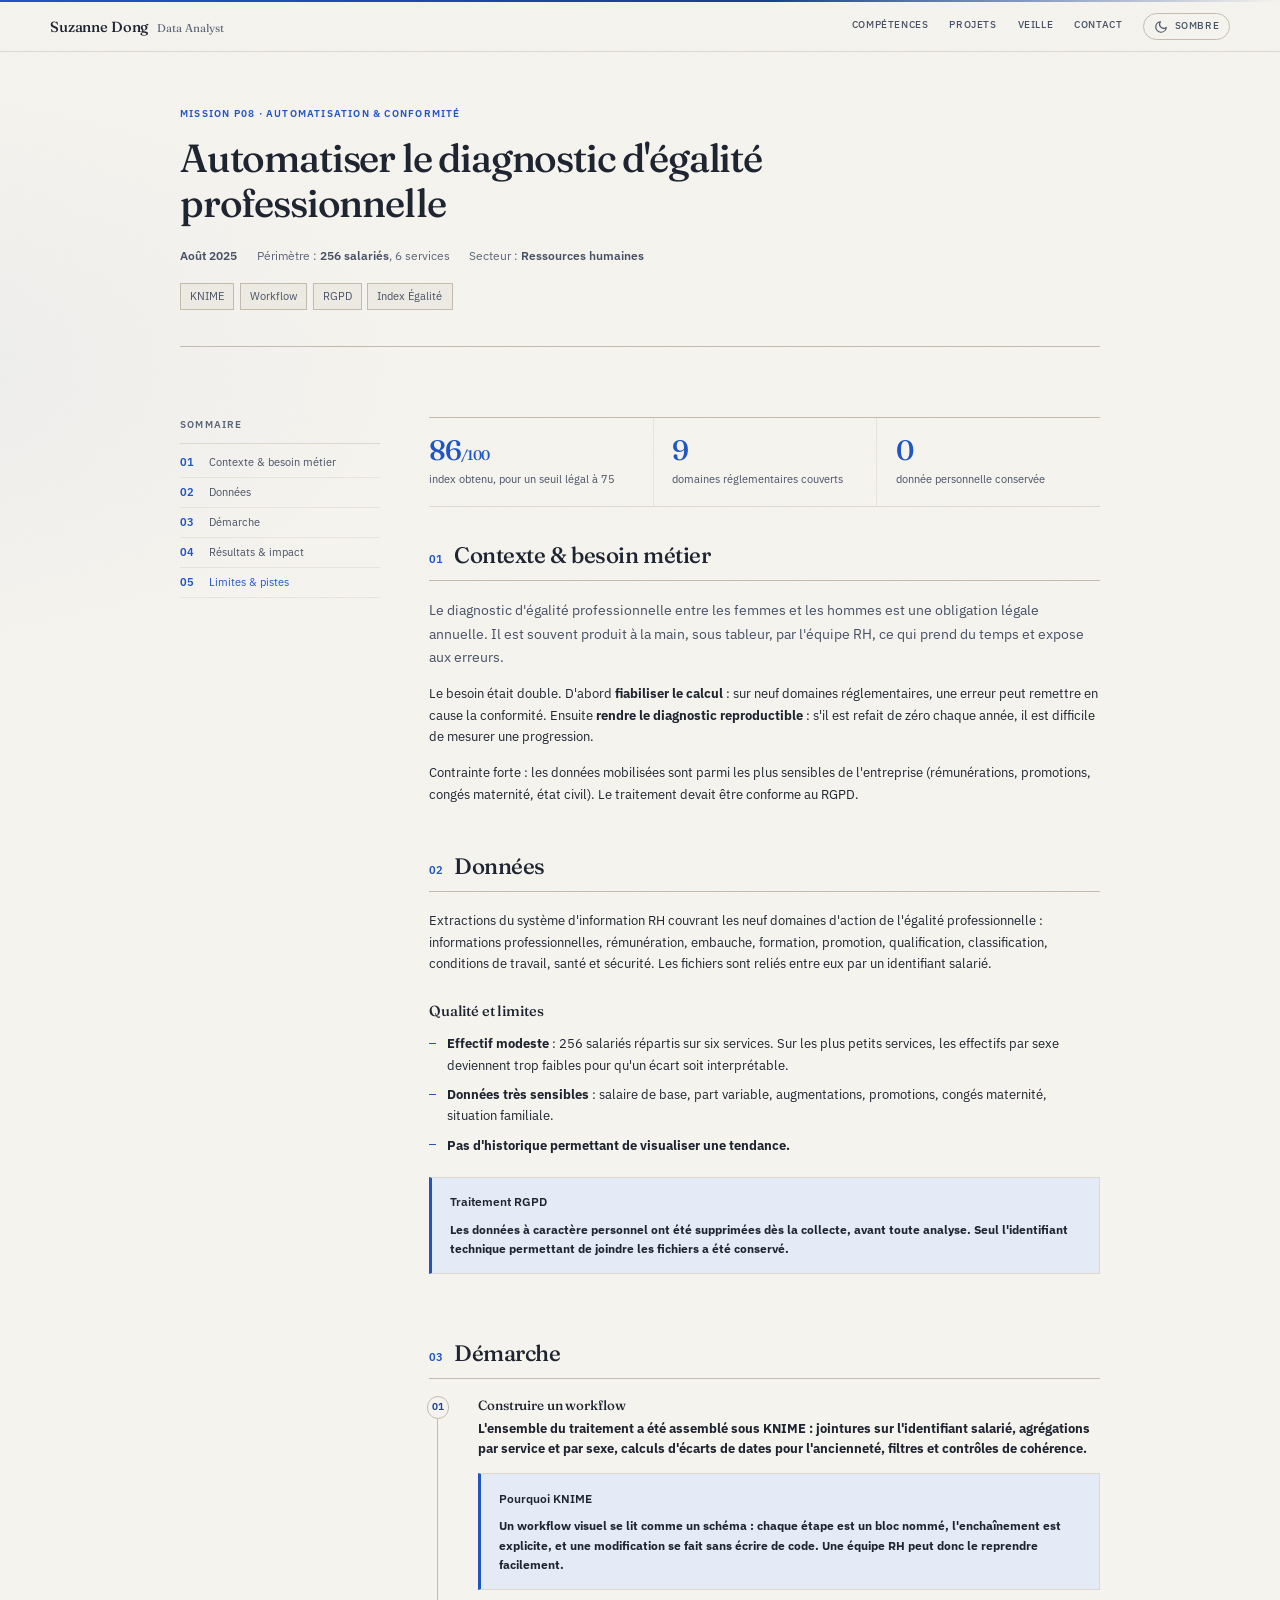
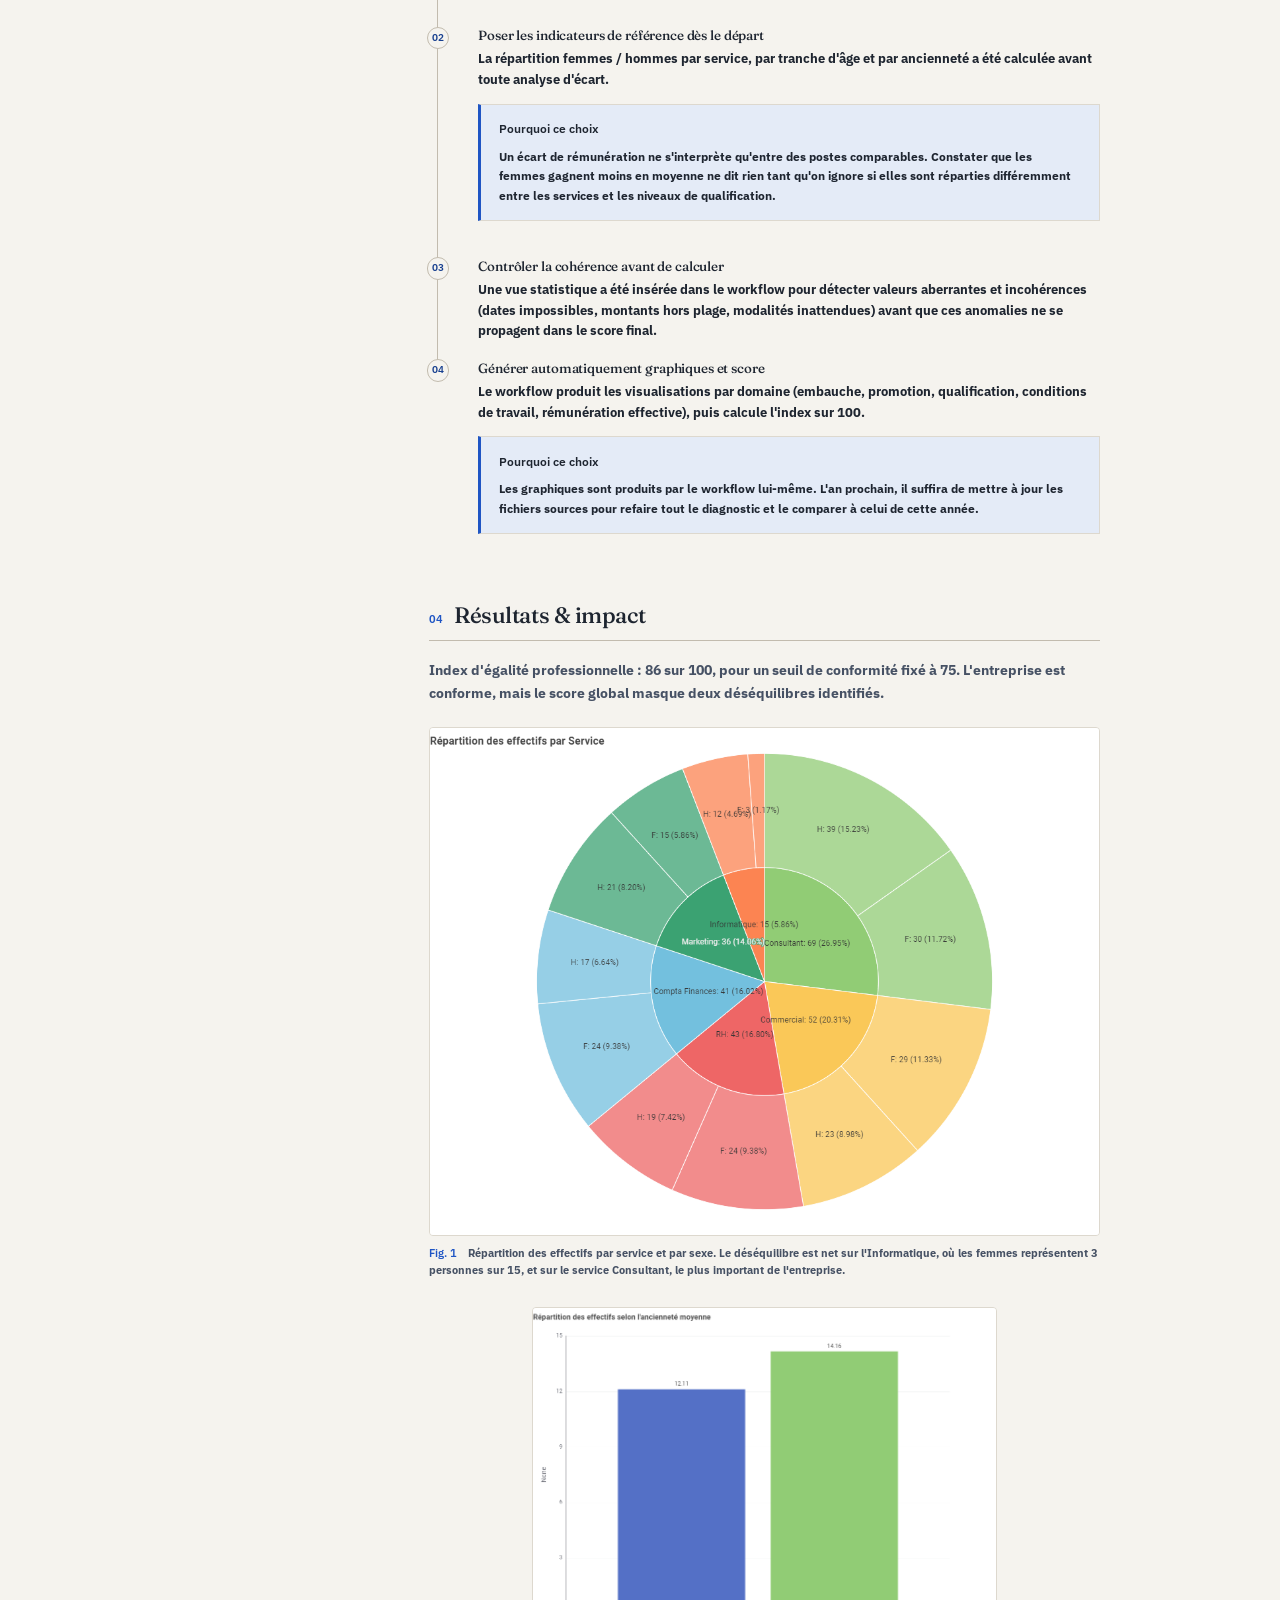
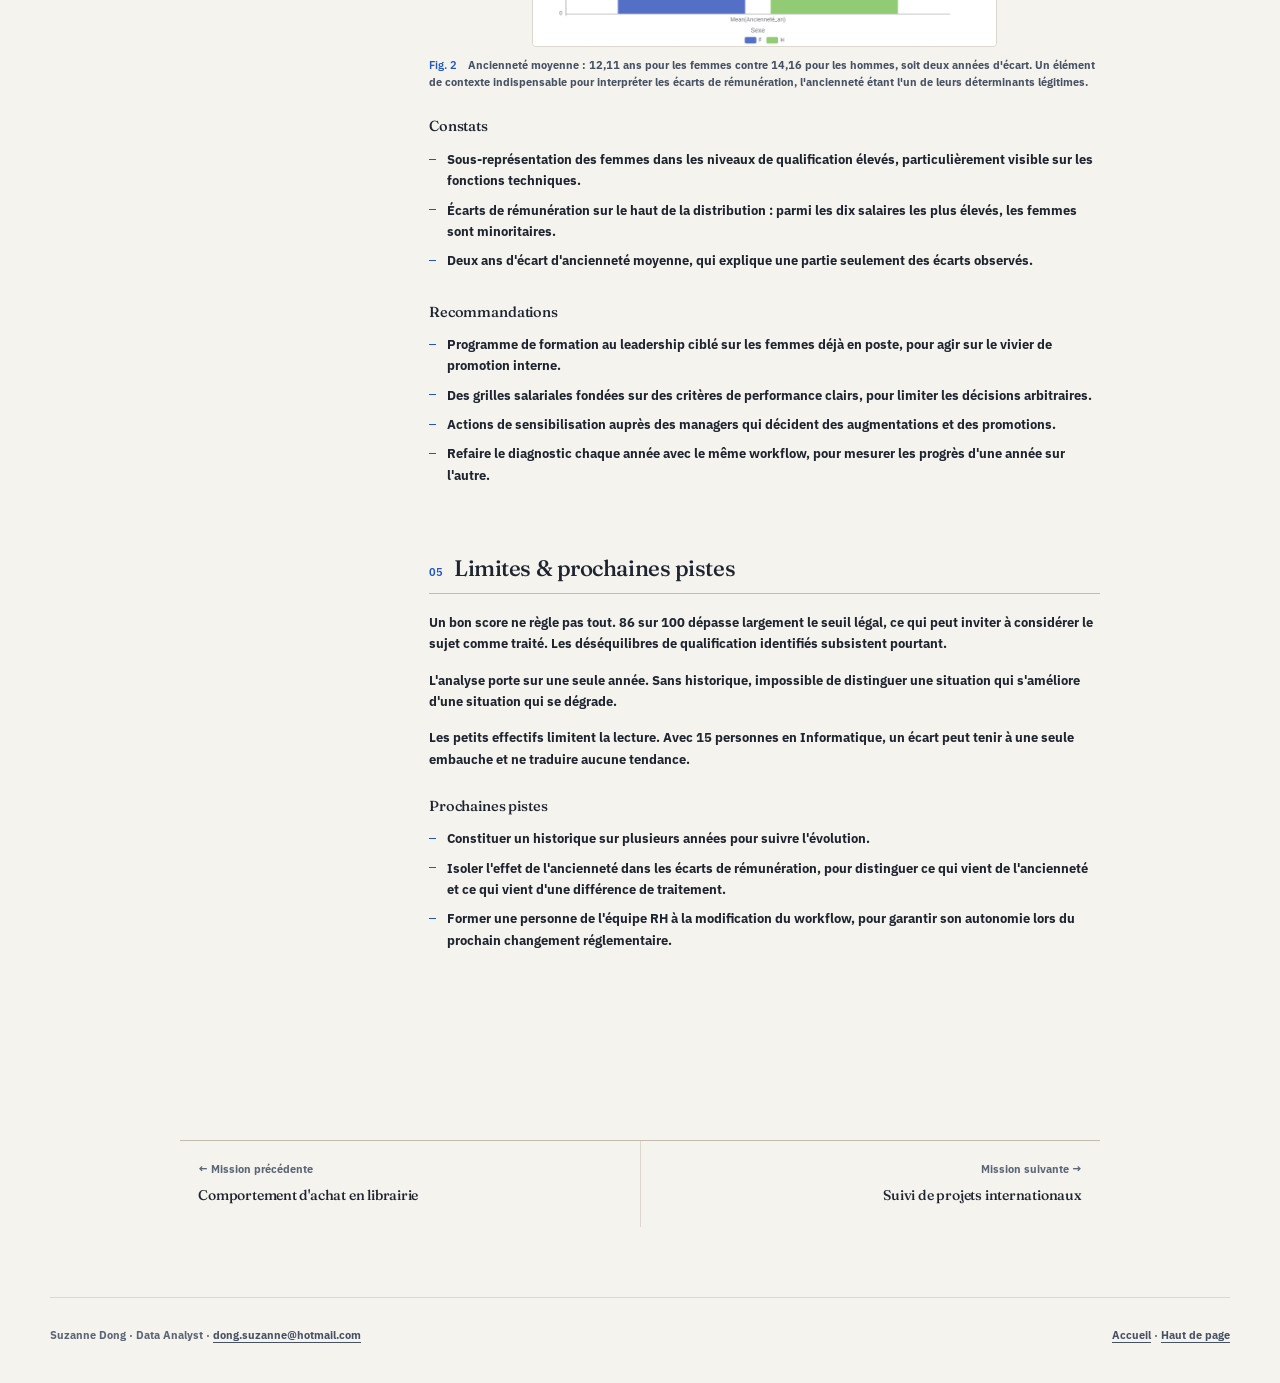
<file: missions/p08-egalite-femmes-hommes.html>
<!doctype html>
<html lang="fr">
<head>
<meta charset="utf-8">
<meta name="viewport" content="width=device-width, initial-scale=1">
<script>try{var t=localStorage.getItem('theme');if(t==='light'||t==='dark')document.documentElement.dataset.theme=t}catch(e){}</script>
<title>Index d'égalité femmes-hommes · Suzanne Dong</title>
<meta name="description" content="Automatisation sous KNIME du diagnostic d'égalité professionnelle femmes-hommes, sur neuf domaines réglementaires et dans le respect du RGPD.">
<link rel="preconnect" href="https://fonts.googleapis.com">
<link rel="preconnect" href="https://fonts.gstatic.com" crossorigin>
<link href="https://fonts.googleapis.com/css2?family=Fraunces:ital,opsz,wght@0,9..144,400..700;1,9..144,400..700&family=IBM+Plex+Sans:ital,wght@0,400;0,500;0,600;1,400&display=swap" rel="stylesheet">
<link rel="stylesheet" href="../assets/css/style.css">
</head>
<body>
<a class="skip" href="#main">Aller au contenu</a>

<header class="site-head">
  <div class="shell head-in">
    <a class="brand" href="../index.html">Suzanne Dong <span>Data Analyst</span></a>
    <nav class="site-nav" aria-label="Navigation principale">
      <!-- <a href="../index.html#phares">Missions phares</a> -->
      <a href="../index.html#competences">Compétences</a>
      <a href="../index.html#missions">Projets</a>
      <a href="../veille.html">Veille</a>
      <a href="../index.html#contact">Contact</a>
    </nav>
  </div>
</header>

<main id="main">

  <section class="m-hero shell">
    <p class="eyebrow">Mission P08 · Automatisation &amp; conformité</p>
    <h1>Automatiser le diagnostic d'égalité professionnelle</h1>
    <div class="m-meta">
      <span><b>Août 2025</b></span>
      <span>Périmètre : <b>256 salariés</b>, 6 services</span>
      <span>Secteur : <b>Ressources humaines</b></span>
    </div>
    <div class="tags">
      <span class="tag">KNIME</span><span class="tag">Workflow</span>
      <span class="tag">RGPD</span><span class="tag">Index Égalité</span>
    </div>
  </section>

  <div class="shell m-grid">

    <aside class="rail">
      <p class="rail-t">Sommaire</p>
      <ol>
        <li><a href="#contexte">Contexte &amp; besoin métier</a></li>
        <li><a href="#donnees">Données</a></li>
        <li><a href="#demarche">Démarche</a></li>
        <li><a href="#resultats">Résultats &amp; impact</a></li>
        <li><a href="#limites">Limites &amp; pistes</a></li>
      </ol>
    </aside>

    <article class="m-body">

      <ul class="kpis">
        <li><span class="kpi-v">86<span style="font-size:.5em">/100</span></span><span class="kpi-l">index obtenu, pour un seuil légal à 75</span></li>
        <li><span class="kpi-v">9</span><span class="kpi-l">domaines réglementaires couverts</span></li>
        <li><span class="kpi-v">0</span><span class="kpi-l">donnée personnelle conservée</span></li>
      </ul>

      <!-- 01 -->
      <section class="sec" id="contexte">
        <h2 class="sec-h"><span class="sec-n">01</span> Contexte &amp; besoin métier</h2>
        <p class="lede">
          Le diagnostic d'égalité professionnelle entre les femmes et les hommes est une
          obligation légale annuelle. Il est souvent produit à la main, sous tableur, par l'équipe RH, ce qui prend du temps et expose aux erreurs.
        </p>
        <p>
          Le besoin était double. D'abord <strong>fiabiliser le calcul</strong> : sur neuf domaines réglementaires, une erreur peut remettre en cause la conformité. Ensuite <strong>rendre le diagnostic reproductible</strong> : s'il est refait de zéro chaque année, il est difficile de mesurer une progression.
        </p>
        <p>
          Contrainte forte : les données mobilisées sont parmi les plus
          sensibles de l'entreprise (rémunérations, promotions, congés maternité, état civil).
          Le traitement devait être conforme au RGPD.
        </p>
      </section>

      <!-- 02 -->
      <section class="sec" id="donnees">
        <h2 class="sec-h"><span class="sec-n">02</span> Données</h2>
        <p>
          Extractions du système d'information RH couvrant les neuf domaines d'action de
          l'égalité professionnelle : informations professionnelles, rémunération, embauche,
          formation, promotion, qualification, classification, conditions de travail, santé et
          sécurité. Les fichiers sont reliés entre eux par un identifiant salarié.
        </p>

        <h3>Qualité et limites</h3>
        <ul class="bullets">
          <li><strong>Effectif modeste</strong> : 256 salariés répartis sur six services. Sur les plus petits services, les effectifs par sexe deviennent trop faibles pour qu'un écart soit interprétable.</li>
          <li><strong>Données très sensibles</strong> : salaire de base, part variable, augmentations, promotions, congés maternité, situation familiale.</li>
          <li><strong>Pas d'historique permettant de visualiser une tendance.</li>
        </ul>

        <div class="why">
          <p class="why-l">Traitement RGPD</p>
          <p>
            Les données à caractère personnel ont été <strong>supprimées dès la collecte</strong>, avant toute analyse.
            Seul l'identifiant technique permettant de joindre les fichiers a été conservé.
        </div>
      </section>

      <!-- 03 -->
      <section class="sec" id="demarche">
        <h2 class="sec-h"><span class="sec-n">03</span> Démarche</h2>

        <ol class="steps">
          <li>
            <h3>Construire un workflow</h3>
            <p>
              L'ensemble du traitement a été assemblé sous KNIME : jointures sur l'identifiant
              salarié, agrégations par service et par sexe, calculs d'écarts de dates pour
              l'ancienneté, filtres et contrôles de cohérence.
            </p>
            <div class="why">
              <p class="why-l">Pourquoi KNIME</p>
              <p>
                Un workflow visuel se lit comme un schéma : chaque étape est un bloc nommé,
                l'enchaînement est explicite, et une modification se fait sans écrire de code.
                Une <strong>équipe RH peut donc le reprendre facilement</strong>.
              </p>
            </div>
          </li>

          <li>
            <h3>Poser les indicateurs de référence dès le départ</h3>
            <p>
              La répartition femmes / hommes par service, par tranche d'âge et par ancienneté a
              été calculée avant toute analyse d'écart.
            </p>
            <div class="why">
              <p class="why-l">Pourquoi ce choix</p>
              <p>
                Un écart de rémunération ne s'interprète qu'entre des postes comparables. Constater que
                les femmes gagnent moins en moyenne ne dit rien tant qu'on ignore si elles sont
                réparties différemment entre les services et les niveaux de qualification.
              </p>
            </div>
          </li>

          <li>
            <h3>Contrôler la cohérence avant de calculer</h3>
            <p>
              Une vue statistique a été insérée dans le workflow pour détecter valeurs
              aberrantes et incohérences (dates impossibles, montants hors plage, modalités inattendues) avant que ces anomalies ne se propagent dans le score final.
            </p>
          </li>

          <li>
            <h3>Générer automatiquement graphiques et score</h3>
            <p>
              Le workflow produit les visualisations par domaine (embauche, promotion, qualification, conditions de travail, rémunération effective), puis calcule
              l'index sur 100.
            </p>
            <div class="why">
              <p class="why-l">Pourquoi ce choix</p>
              <p>
                Les graphiques sont produits par le workflow lui-même. L'an prochain, il suffira de mettre à jour les fichiers sources pour <strong>refaire tout le diagnostic</strong> et le comparer à celui de cette année.
              </p>
            </div>
          </li>
        </ol>
      </section>

      <!-- 04 -->
      <section class="sec" id="resultats">
        <h2 class="sec-h"><span class="sec-n">04</span> Résultats &amp; impact</h2>
        <p class="lede">
          Index d'égalité professionnelle : <strong>86 sur 100</strong>, pour un seuil de
          conformité fixé à 75. L'entreprise est conforme, mais le score global masque deux
          déséquilibres identifiés.
        </p>

        <figure class="fig fig--large">
          <img src="../assets/img/missions/p08-effectifs-service.png"
               alt="Diagramme en anneaux imbriqués montrant la répartition des 256 salariés par service, chaque service étant subdivisé en part de femmes et part d'hommes. Le service Consultant représente 27 % de l'effectif, le Commercial 20 %, les RH 17 %, la Comptabilité-Finances 16 %, le Marketing 14 % et l'Informatique 6 %.">
          <figcaption><span class="fig-n">Fig. 1</span>
            Répartition des effectifs par service et par sexe. Le déséquilibre est net sur
            l'Informatique, où les femmes représentent 3 personnes sur 15, et sur le service
            Consultant, le plus important de l'entreprise.
          </figcaption>
        </figure>

        <figure class="fig">
          <img src="../assets/img/missions/p08-anciennete.png"
               alt="Diagramme en barres comparant l'ancienneté moyenne : 12,11 ans pour les femmes contre 14,16 ans pour les hommes.">
          <figcaption><span class="fig-n">Fig. 2</span>
            Ancienneté moyenne : <strong>12,11 ans pour les femmes contre 14,16 pour les
            hommes</strong>, soit deux années d'écart. Un élément de contexte indispensable
            pour interpréter les écarts de rémunération, l'ancienneté étant l'un de leurs
            déterminants légitimes.
          </figcaption>
        </figure>

        <h3>Constats</h3>
        <ul class="bullets">
          <li><strong>Sous-représentation des femmes dans les niveaux de qualification élevés</strong>, particulièrement visible sur les fonctions techniques.</li>
          <li><strong>Écarts de rémunération sur le haut de la distribution</strong> : parmi les dix salaires les plus élevés, les femmes sont minoritaires.</li>
          <li><strong>Deux ans d'écart d'ancienneté moyenne</strong>, qui explique une partie seulement des écarts observés.</li>
        </ul>

        <h3>Recommandations</h3>
        <ul class="bullets">
          <li><strong>Programme de formation au leadership</strong> ciblé sur les femmes déjà en poste, pour agir sur le vivier de promotion interne.</li>
          <li><strong>Des grilles salariales fondées sur des critères de performance clairs</strong>, pour limiter les décisions arbitraires.</li>
          <li><strong>Actions de sensibilisation</strong> auprès des managers qui décident des augmentations et des promotions.</li>
          <li><strong>Refaire le diagnostic chaque année avec le même workflow</strong>, pour mesurer les progrès d'une année sur l'autre.</li>
        </ul>
      </section>

      <!-- 05 -->
      <section class="sec" id="limites">
        <h2 class="sec-h"><span class="sec-n">05</span> Limites &amp; prochaines pistes</h2>
        <p>
          <strong>Un bon score ne règle pas tout.</strong> 86 sur 100 dépasse
          largement le seuil légal, ce qui peut inviter à considérer le sujet comme traité. Les
          déséquilibres de qualification identifiés subsistent pourtant.
        </p>
        <p>
          <strong>L'analyse porte sur une seule année.</strong> Sans historique, impossible de
          distinguer une situation qui s'améliore d'une situation qui se dégrade.
        </p>
        <p>
          <strong>Les petits effectifs limitent la lecture.</strong> Avec 15 personnes en
          Informatique, un écart peut tenir à une seule embauche et ne traduire aucune tendance.
        </p>

        <h3>Prochaines pistes</h3>
        <ul class="bullets">
          <li>Constituer un historique sur plusieurs années pour suivre l'évolution.</li>
          <li>Isoler l'effet de l'ancienneté dans les écarts de rémunération, pour distinguer ce qui vient de l'ancienneté et ce qui vient d'une différence de traitement.</li>
          <li>Former une personne de l'équipe RH à la modification du workflow, pour garantir son autonomie lors du prochain changement réglementaire.</li>
        </ul>
      </section>

    </article>
  </div>

  <nav class="shell m-nav" aria-label="Navigation entre les missions">
    <a href="p09-librairie-lapage.html"><span>← Mission précédente</span><strong>Comportement d'achat en librairie</strong></a>
    <a class="nx" href="p07-suivi-projets.html"><span>Mission suivante →</span><strong>Suivi de projets internationaux</strong></a>
  </nav>

</main>

<footer class="site-foot shell">
  <span>Suzanne Dong · Data Analyst · <a href="mailto:dong.suzanne@hotmail.com">dong.suzanne@hotmail.com</a></span>
  <span><a href="../index.html">Accueil</a> · <a href="#main">Haut de page</a></span>
</footer>

<script src="../assets/js/main.js"></script>
</body>
</html>
</file>
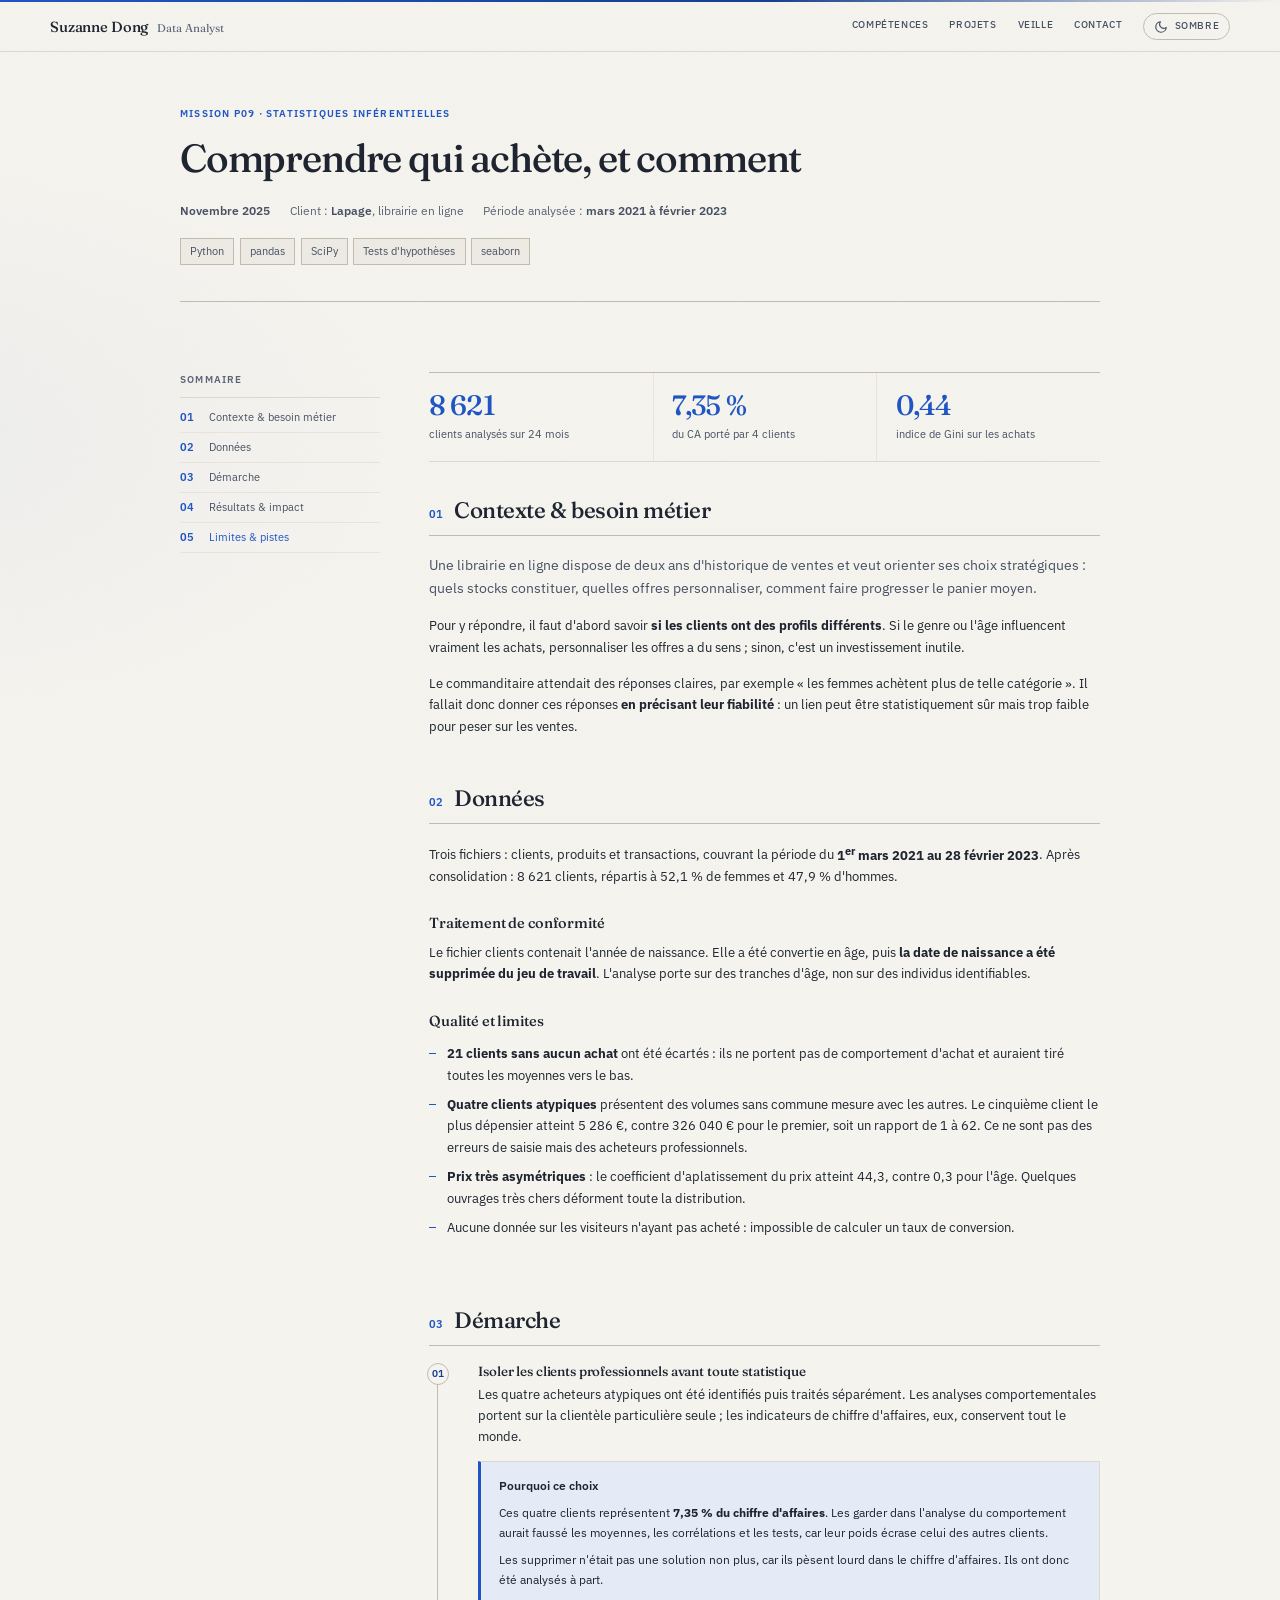
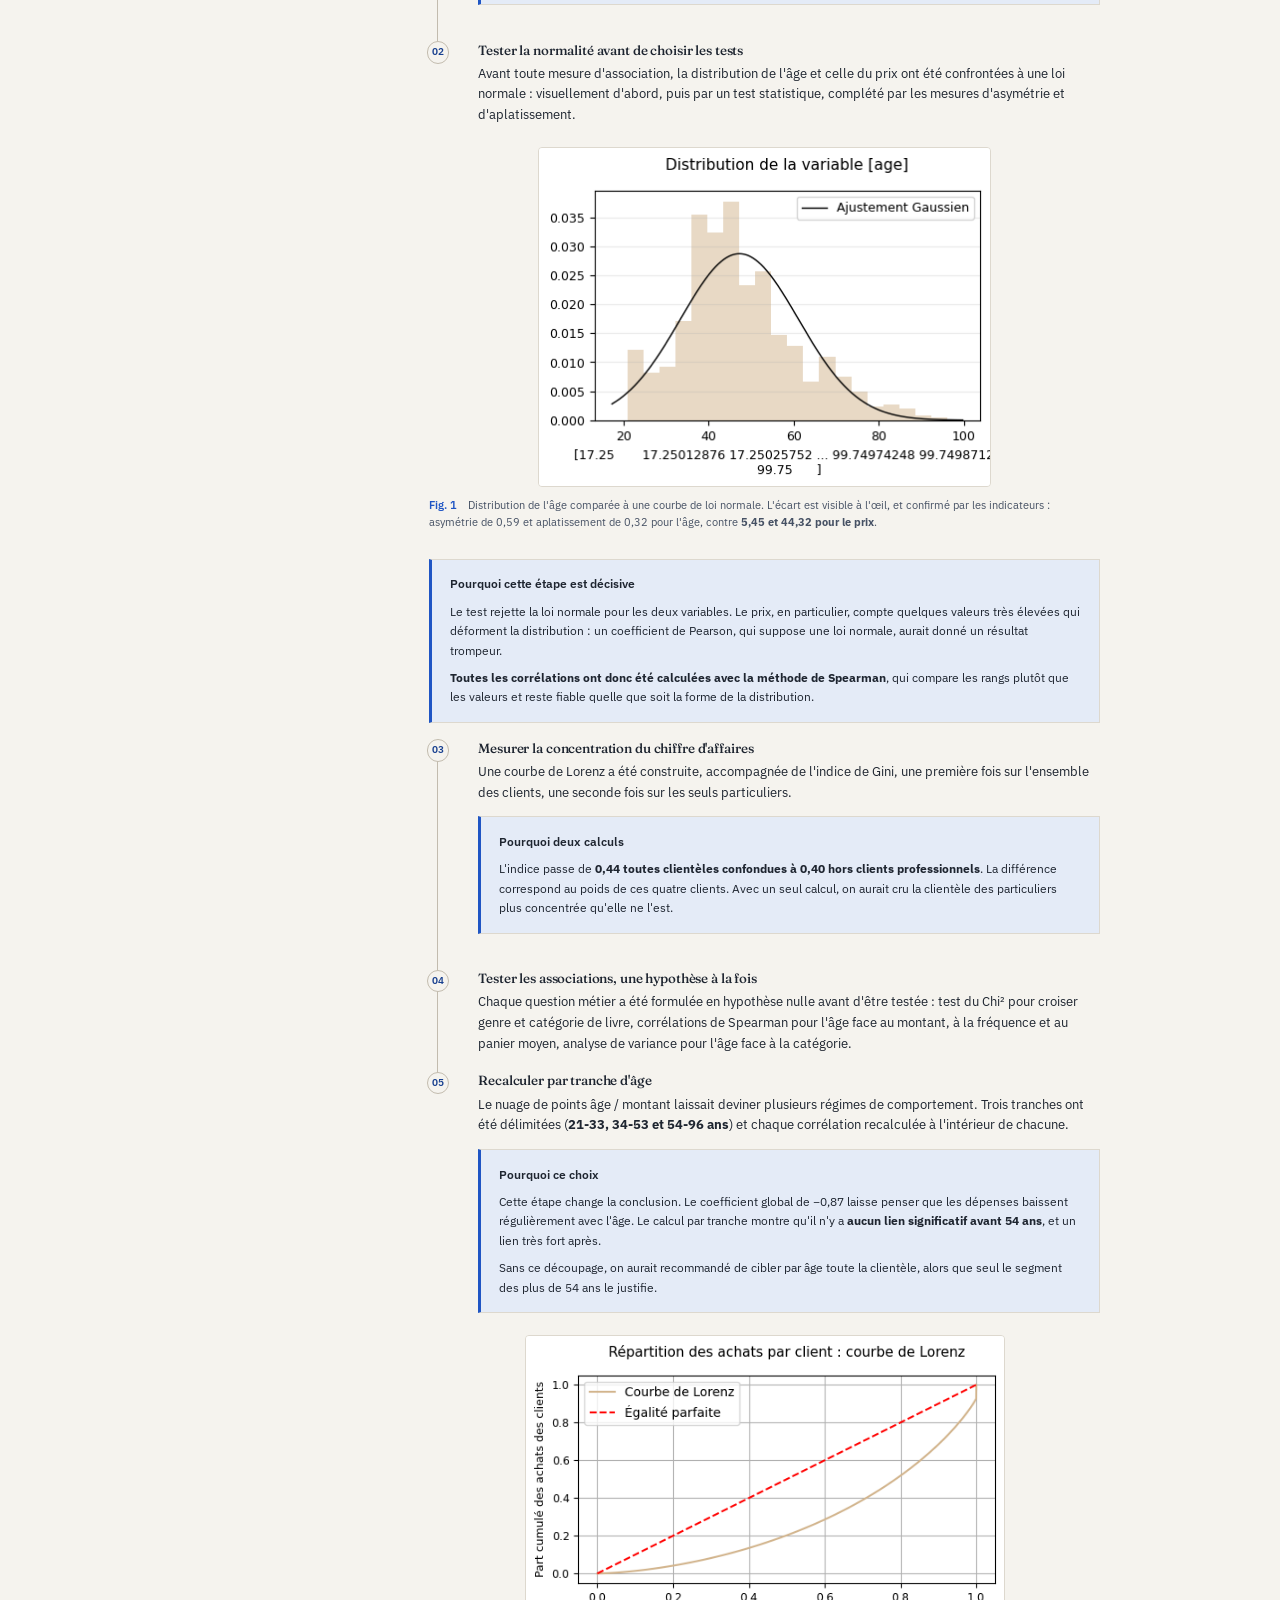
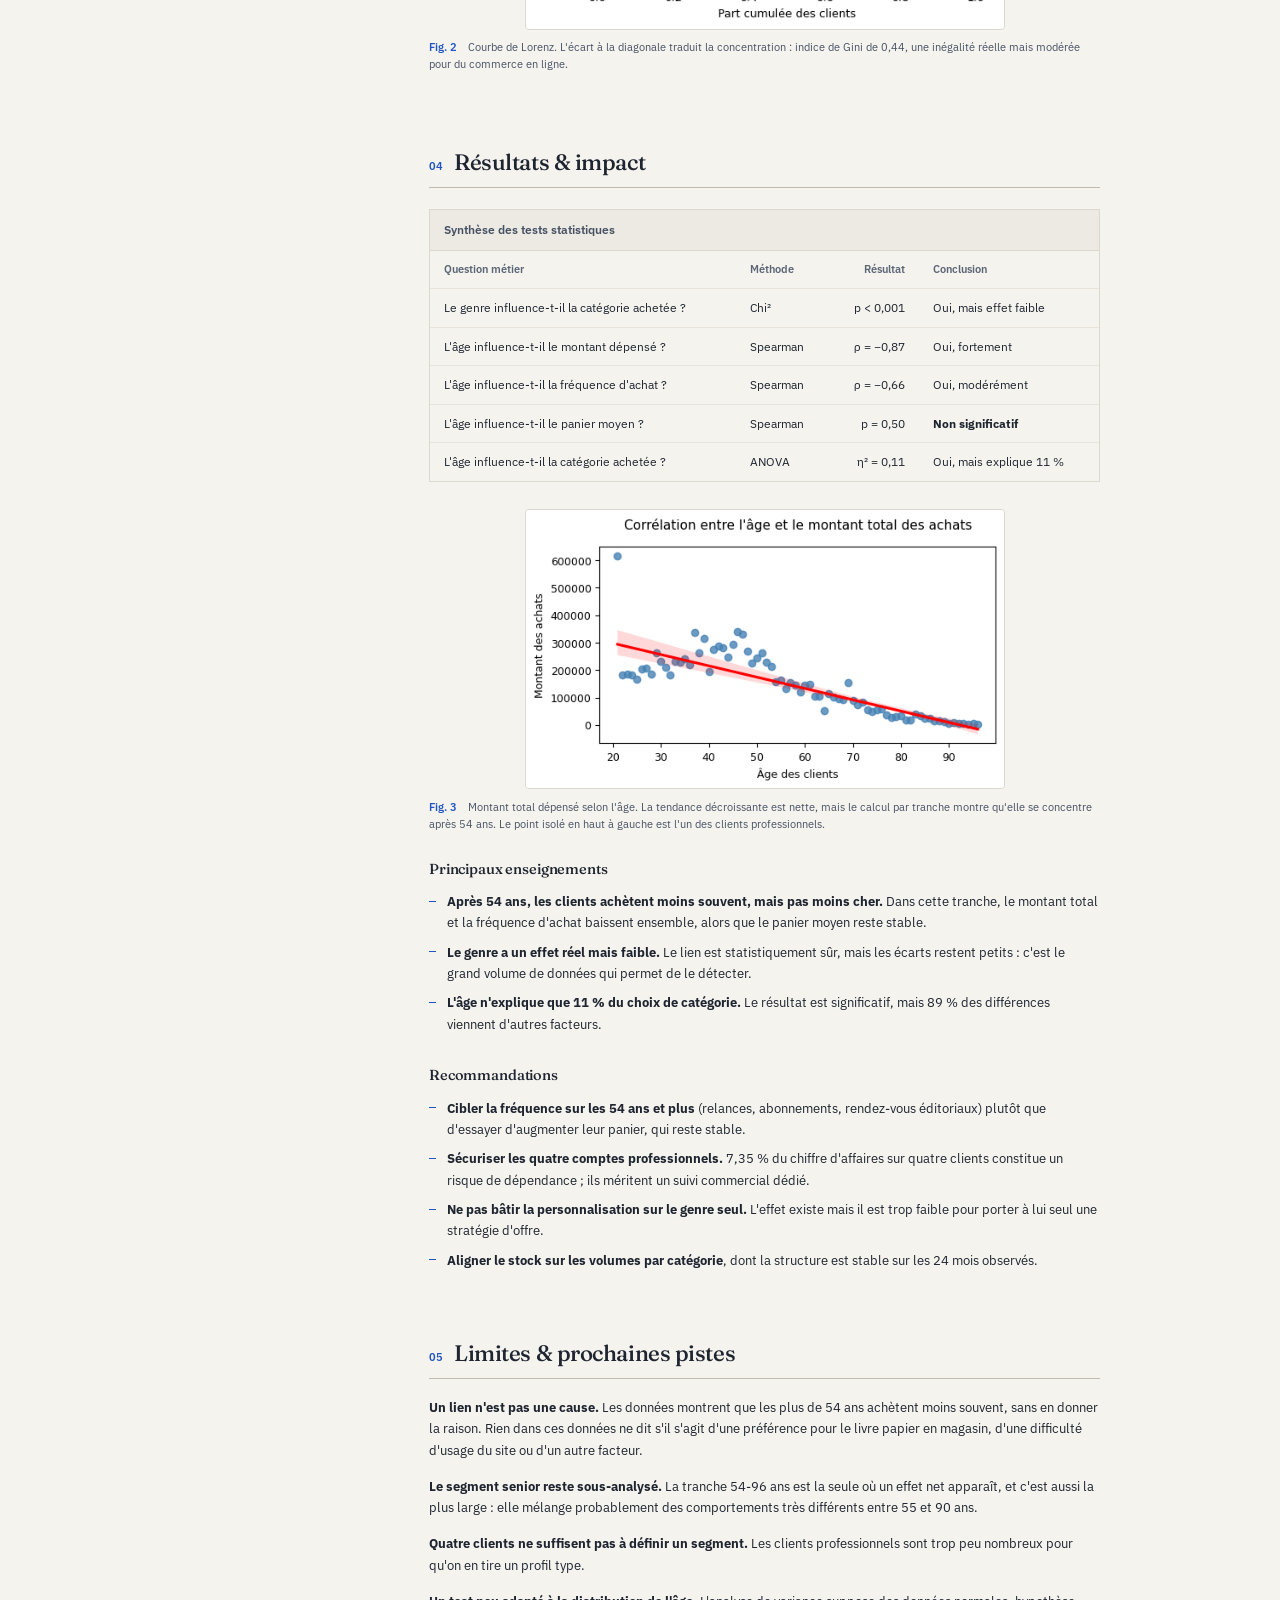
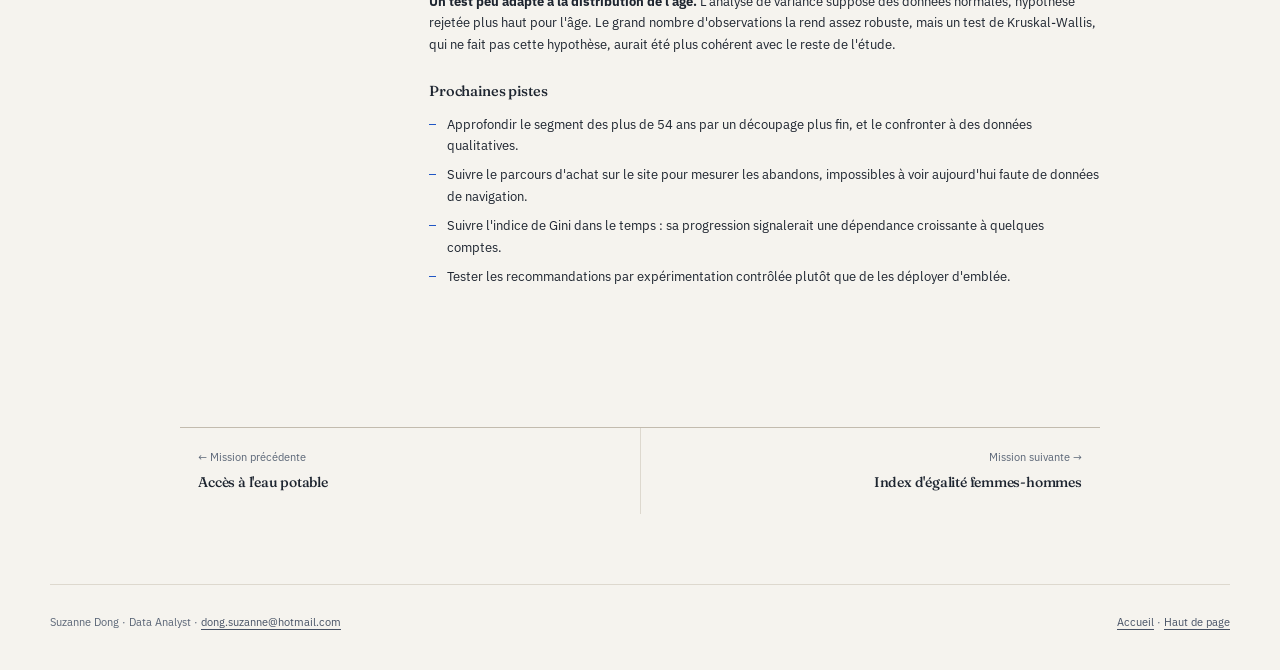
<file: missions/p09-librairie-lapage.html>
<!doctype html>
<html lang="fr">
<head>
<meta charset="utf-8">
<meta name="viewport" content="width=device-width, initial-scale=1">
<script>try{var t=localStorage.getItem('theme');if(t==='light'||t==='dark')document.documentElement.dataset.theme=t}catch(e){}</script>
<title>Comportement d'achat en librairie · Suzanne Dong</title>
<meta name="description" content="Analyse statistique de deux ans de transactions d'une librairie en ligne : tests d'hypothèses, segmentation client et concentration du chiffre d'affaires.">
<link rel="preconnect" href="https://fonts.googleapis.com">
<link rel="preconnect" href="https://fonts.gstatic.com" crossorigin>
<link href="https://fonts.googleapis.com/css2?family=Fraunces:ital,opsz,wght@0,9..144,400..700;1,9..144,400..700&family=IBM+Plex+Sans:ital,wght@0,400;0,500;0,600;1,400&display=swap" rel="stylesheet">
<link rel="stylesheet" href="../assets/css/style.css">
</head>
<body>
<a class="skip" href="#main">Aller au contenu</a>

<header class="site-head">
  <div class="shell head-in">
    <a class="brand" href="../index.html">Suzanne Dong <span>Data Analyst</span></a>
    <nav class="site-nav" aria-label="Navigation principale">
      <!-- <a href="../index.html#phares">Missions phares</a> -->
      <a href="../index.html#competences">Compétences</a>
      <a href="../index.html#missions">Projets</a>
      <a href="../veille.html">Veille</a>
      <a href="../index.html#contact">Contact</a>
    </nav>
  </div>
</header>

<main id="main">

  <section class="m-hero shell">
    <p class="eyebrow">Mission P09 · Statistiques inférentielles</p>
    <h1>Comprendre qui achète, et comment</h1>
    <div class="m-meta">
      <span><b>Novembre 2025</b></span>
      <span>Client : <b>Lapage</b>, librairie en ligne</span>
      <span>Période analysée : <b>mars 2021 à février 2023</b></span>
    </div>
    <div class="tags">
      <span class="tag">Python</span><span class="tag">pandas</span>
      <span class="tag">SciPy</span><span class="tag">Tests d'hypothèses</span>
      <span class="tag">seaborn</span>
    </div>
  </section>

  <div class="shell m-grid">

    <aside class="rail">
      <p class="rail-t">Sommaire</p>
      <ol>
        <li><a href="#contexte">Contexte &amp; besoin métier</a></li>
        <li><a href="#donnees">Données</a></li>
        <li><a href="#demarche">Démarche</a></li>
        <li><a href="#resultats">Résultats &amp; impact</a></li>
        <li><a href="#limites">Limites &amp; pistes</a></li>
      </ol>
    </aside>

    <article class="m-body">

      <ul class="kpis">
        <li><span class="kpi-v">8 621</span><span class="kpi-l">clients analysés sur 24 mois</span></li>
        <li><span class="kpi-v">7,35 %</span><span class="kpi-l">du CA porté par 4 clients</span></li>
        <li><span class="kpi-v">0,44</span><span class="kpi-l">indice de Gini sur les achats</span></li>
      </ul>

      <!-- 01 -->
      <section class="sec" id="contexte">
        <h2 class="sec-h"><span class="sec-n">01</span> Contexte &amp; besoin métier</h2>
        <p class="lede">
          Une librairie en ligne dispose de deux ans d'historique de ventes et veut orienter ses
          choix stratégiques : quels stocks constituer, quelles offres personnaliser, comment
          faire progresser le panier moyen.
        </p>
        <p>
          Pour y répondre, il faut d'abord savoir <strong>si les clients ont des profils différents</strong>. Si le genre ou l'âge influencent vraiment les achats, personnaliser les offres a du sens ; sinon, c'est un investissement inutile.
        </p>
        <p>
          Le commanditaire attendait des réponses claires, par exemple « les femmes achètent plus de telle catégorie ». Il fallait donc donner ces réponses <strong>en précisant leur fiabilité</strong> : un lien peut être statistiquement sûr mais trop faible pour peser sur les ventes.
        </p>
      </section>

      <!-- 02 -->
      <section class="sec" id="donnees">
        <h2 class="sec-h"><span class="sec-n">02</span> Données</h2>
        <p>
          Trois fichiers : clients, produits et transactions, couvrant la période du
          <strong>1<sup>er</sup> mars 2021 au 28 février 2023</strong>. Après consolidation :
          8 621 clients, répartis à 52,1 % de femmes et 47,9 % d'hommes.
        </p>

        <h3>Traitement de conformité</h3>
        <p>
          Le fichier clients contenait l'année de naissance. Elle a été convertie en âge, puis
          <strong>la date de naissance a été supprimée du jeu de travail</strong>. L'analyse
          porte sur des tranches d'âge, non sur des individus identifiables.
        </p>

        <h3>Qualité et limites</h3>
        <ul class="bullets">
          <li><strong>21 clients sans aucun achat</strong> ont été écartés : ils ne portent pas de comportement d'achat et auraient tiré toutes les moyennes vers le bas.</li>
          <li><strong>Quatre clients atypiques</strong> présentent des volumes sans commune mesure avec les autres. Le cinquième client le plus dépensier atteint 5 286 €, contre 326 040 € pour le premier, soit un rapport de 1 à 62. Ce ne sont pas des erreurs de saisie mais des acheteurs professionnels.</li>
          <li><strong>Prix très asymétriques</strong> : le coefficient d'aplatissement du prix atteint 44,3, contre 0,3 pour l'âge. Quelques ouvrages très chers déforment toute la distribution.</li>
          <li>Aucune donnée sur les visiteurs n'ayant pas acheté : impossible de calculer un taux de conversion.</li>
        </ul>
      </section>

      <!-- 03 -->
      <section class="sec" id="demarche">
        <h2 class="sec-h"><span class="sec-n">03</span> Démarche</h2>

        <ol class="steps">
          <li>
            <h3>Isoler les clients professionnels avant toute statistique</h3>
            <p>
              Les quatre acheteurs atypiques ont été identifiés puis traités séparément. Les
              analyses comportementales portent sur la clientèle particulière seule ; les
              indicateurs de chiffre d'affaires, eux, conservent tout le monde.
            </p>
            <div class="why">
              <p class="why-l">Pourquoi ce choix</p>
              <p>
                Ces quatre clients représentent <strong>7,35 % du chiffre d'affaires</strong>.
                Les garder dans l'analyse du comportement aurait faussé les moyennes, les corrélations et les tests, car leur poids écrase celui des autres clients.
              </p>
              <p>
                Les supprimer n'était pas une solution non plus, car ils pèsent lourd dans le chiffre d'affaires. Ils ont donc été analysés à part.
              </p>
            </div>
          </li>

          <li>
            <h3>Tester la normalité avant de choisir les tests</h3>
            <p>
              Avant toute mesure d'association, la distribution de l'âge et celle du prix ont
              été confrontées à une loi normale : visuellement d'abord, puis par un test
              statistique, complété par les mesures d'asymétrie et d'aplatissement.
            </p>
          </li>
        </ol>

        <figure class="fig">
          <img src="../assets/img/missions/p09-normalite.png"
               alt="Histogramme de la distribution de l'âge des clients superposé à une courbe d'ajustement gaussien. La distribution réelle est plus resserrée et décalée vers la gauche que la courbe théorique.">
          <figcaption><span class="fig-n">Fig. 1</span>
            Distribution de l'âge comparée à une courbe de loi normale. L'écart est visible à
            l'œil, et confirmé par les indicateurs : asymétrie de 0,59 et aplatissement de 0,32
            pour l'âge, contre <strong>5,45 et 44,32 pour le prix</strong>.
          </figcaption>
        </figure>

        <div class="why">
          <p class="why-l">Pourquoi cette étape est décisive</p>
          <p>
            Le test rejette la loi normale pour les deux variables. Le prix, en particulier, compte quelques valeurs très élevées qui déforment la distribution : un coefficient de Pearson, qui suppose une loi normale, aurait donné un résultat trompeur.
          </p>
          <p>
            <strong>Toutes les corrélations ont donc été calculées avec la méthode de Spearman</strong>, qui compare les rangs plutôt que les valeurs et reste fiable quelle que soit la forme de la distribution.
          </p>
        </div>

        <ol class="steps" start="3">
          <li>
            <h3>Mesurer la concentration du chiffre d'affaires</h3>
            <p>
              Une courbe de Lorenz a été construite, accompagnée de l'indice de Gini, une première fois sur l'ensemble des clients, une seconde fois sur les seuls
              particuliers.
            </p>
            <div class="why">
              <p class="why-l">Pourquoi deux calculs</p>
              <p>
                L'indice passe de <strong>0,44 toutes clientèles confondues à 0,40 hors clients
                professionnels</strong>. La différence correspond au poids de ces quatre clients. Avec un seul calcul, on aurait cru la clientèle des particuliers plus concentrée qu'elle ne l'est.
              </p>
            </div>
          </li>

          <li>
            <h3>Tester les associations, une hypothèse à la fois</h3>
            <p>
              Chaque question métier a été formulée en hypothèse nulle avant d'être testée :
              test du Chi² pour croiser genre et catégorie de livre, corrélations de Spearman
              pour l'âge face au montant, à la fréquence et au panier moyen, analyse de variance
              pour l'âge face à la catégorie.
            </p>
          </li>

          <li>
            <h3>Recalculer par tranche d'âge</h3>
            <p>
              Le nuage de points âge / montant laissait deviner plusieurs régimes de
              comportement. Trois tranches ont été délimitées (<strong>21-33, 34-53 et 54-96 ans</strong>) et chaque corrélation recalculée à l'intérieur de chacune.
            </p>
            <div class="why">
              <p class="why-l">Pourquoi ce choix</p>
              <p>
                Cette étape change la conclusion. Le coefficient global de −0,87 laisse penser que les dépenses baissent régulièrement avec l'âge. Le calcul par tranche montre qu'il n'y a <strong>aucun lien significatif avant 54 ans</strong>, et un lien très fort après.
              </p>
              <p>
                Sans ce découpage, on aurait recommandé de cibler par âge toute la clientèle, alors que seul le segment des plus de 54 ans le justifie.
              </p>
            </div>
          </li>
        </ol>

        <figure class="fig">
          <img src="../assets/img/missions/p09-lorenz.png"
               alt="Courbe de Lorenz de la répartition des achats par client, nettement incurvée sous la diagonale d'égalité parfaite.">
          <figcaption><span class="fig-n">Fig. 2</span>
            Courbe de Lorenz. L'écart à la diagonale traduit la concentration : indice de Gini de 0,44, une inégalité réelle mais modérée pour du commerce en ligne.
          </figcaption>
        </figure>
      </section>

      <!-- 04 -->
      <section class="sec" id="resultats">
        <h2 class="sec-h"><span class="sec-n">04</span> Résultats &amp; impact</h2>

        <div class="dtable">
          <table>
            <caption>Synthèse des tests statistiques</caption>
            <thead>
              <tr>
                <th scope="col">Question métier</th>
                <th scope="col">Méthode</th>
                <th scope="col" class="num">Résultat</th>
                <th scope="col">Conclusion</th>
              </tr>
            </thead>
            <tbody>
              <tr>
                <td>Le genre influence-t-il la catégorie achetée ?</td>
                <td>Chi²</td>
                <td class="num">p &lt; 0,001</td>
                <td>Oui, mais effet faible</td>
              </tr>
              <tr>
                <td>L'âge influence-t-il le montant dépensé ?</td>
                <td>Spearman</td>
                <td class="num">ρ = −0,87</td>
                <td>Oui, fortement</td>
              </tr>
              <tr>
                <td>L'âge influence-t-il la fréquence d'achat ?</td>
                <td>Spearman</td>
                <td class="num">ρ = −0,66</td>
                <td>Oui, modérément</td>
              </tr>
              <tr>
                <td>L'âge influence-t-il le panier moyen ?</td>
                <td>Spearman</td>
                <td class="num">p = 0,50</td>
                <td><strong>Non significatif</strong></td>
              </tr>
              <tr>
                <td>L'âge influence-t-il la catégorie achetée ?</td>
                <td>ANOVA</td>
                <td class="num">η² = 0,11</td>
                <td>Oui, mais explique 11 %</td>
              </tr>
            </tbody>
          </table>
        </div>

        <figure class="fig">
          <img src="../assets/img/missions/p09-age-montant.png"
               alt="Nuage de points du montant total des achats en fonction de l'âge des clients, avec une droite de régression décroissante. Un point isolé très haut à gauche correspond à un client professionnel.">
          <figcaption><span class="fig-n">Fig. 3</span>
            Montant total dépensé selon l'âge. La tendance décroissante est nette, mais le
            calcul par tranche montre qu'elle se concentre après 54 ans. Le point isolé en haut
            à gauche est l'un des clients professionnels.
          </figcaption>
        </figure>

        <h3>Principaux enseignements</h3>
        <ul class="bullets">
          <li>
            <strong>Après 54 ans, les clients achètent moins souvent, mais pas moins cher.</strong> Dans cette tranche, le montant total et la fréquence d'achat baissent ensemble, alors que le panier moyen reste stable.
          </li>
          <li>
            <strong>Le genre a un effet réel mais faible.</strong> Le lien est statistiquement sûr, mais les écarts restent petits : c'est le grand volume de données qui permet de le détecter.
          </li>
          <li>
            <strong>L'âge n'explique que 11 % du choix de catégorie.</strong> Le résultat est significatif, mais 89 % des différences viennent d'autres facteurs.
          </li>
        </ul>

        <h3>Recommandations</h3>
        <ul class="bullets">
          <li><strong>Cibler la fréquence sur les 54 ans et plus</strong> (relances, abonnements, rendez-vous éditoriaux) plutôt que d'essayer d'augmenter leur panier, qui reste stable.</li>
          <li><strong>Sécuriser les quatre comptes professionnels.</strong> 7,35 % du chiffre d'affaires sur quatre clients constitue un risque de dépendance ; ils méritent un suivi commercial dédié.</li>
          <li><strong>Ne pas bâtir la personnalisation sur le genre seul.</strong> L'effet existe mais il est trop faible pour porter à lui seul une stratégie d'offre.</li>
          <li><strong>Aligner le stock sur les volumes par catégorie</strong>, dont la structure est stable sur les 24 mois observés.</li>
        </ul>
      </section>

      <!-- 05 -->
      <section class="sec" id="limites">
        <h2 class="sec-h"><span class="sec-n">05</span> Limites &amp; prochaines pistes</h2>
        <p>
          <strong>Un lien n'est pas une cause.</strong> Les données montrent que les plus de 54 ans achètent moins souvent, sans en donner la raison. Rien dans ces données ne
          dit s'il s'agit d'une préférence pour le livre papier en magasin, d'une difficulté
          d'usage du site ou d'un autre facteur.
        </p>
        <p>
          <strong>Le segment senior reste sous-analysé.</strong> La tranche 54-96 ans est la
          seule où un effet net apparaît, et c'est aussi la plus large : elle mélange
          probablement des comportements très différents entre 55 et 90 ans.
        </p>
        <p>
          <strong>Quatre clients ne suffisent pas à définir un segment.</strong> Les clients
          professionnels sont trop peu nombreux pour qu'on en tire un profil type.
        </p>
        <p>
          <strong>Un test peu adapté à la distribution de l'âge.</strong> L'analyse de variance
          suppose des données normales, hypothèse rejetée plus haut pour l'âge. Le grand nombre
          d'observations la rend assez robuste, mais un test de Kruskal-Wallis, qui ne fait pas
          cette hypothèse, aurait été plus cohérent avec le reste de l'étude.
        </p>

        <h3>Prochaines pistes</h3>
        <ul class="bullets">
          <li>Approfondir le segment des plus de 54 ans par un découpage plus fin, et le confronter à des données qualitatives.</li>
          <li>Suivre le parcours d'achat sur le site pour mesurer les abandons, impossibles à voir aujourd'hui faute de données de navigation.</li>
          <li>Suivre l'indice de Gini dans le temps : sa progression signalerait une dépendance croissante à quelques comptes.</li>
          <li>Tester les recommandations par expérimentation contrôlée plutôt que de les déployer d'emblée.</li>
        </ul>
      </section>

    </article>
  </div>

  <nav class="shell m-nav" aria-label="Navigation entre les missions">
    <a href="p10-eau-potable.html"><span>← Mission précédente</span><strong>Accès à l'eau potable</strong></a>
    <a class="nx" href="p08-egalite-femmes-hommes.html"><span>Mission suivante →</span><strong>Index d'égalité femmes-hommes</strong></a>
  </nav>

</main>

<footer class="site-foot shell">
  <span>Suzanne Dong · Data Analyst · <a href="mailto:dong.suzanne@hotmail.com">dong.suzanne@hotmail.com</a></span>
  <span><a href="../index.html">Accueil</a> · <a href="#main">Haut de page</a></span>
</footer>

<script src="../assets/js/main.js"></script>
</body>
</html>
</file>
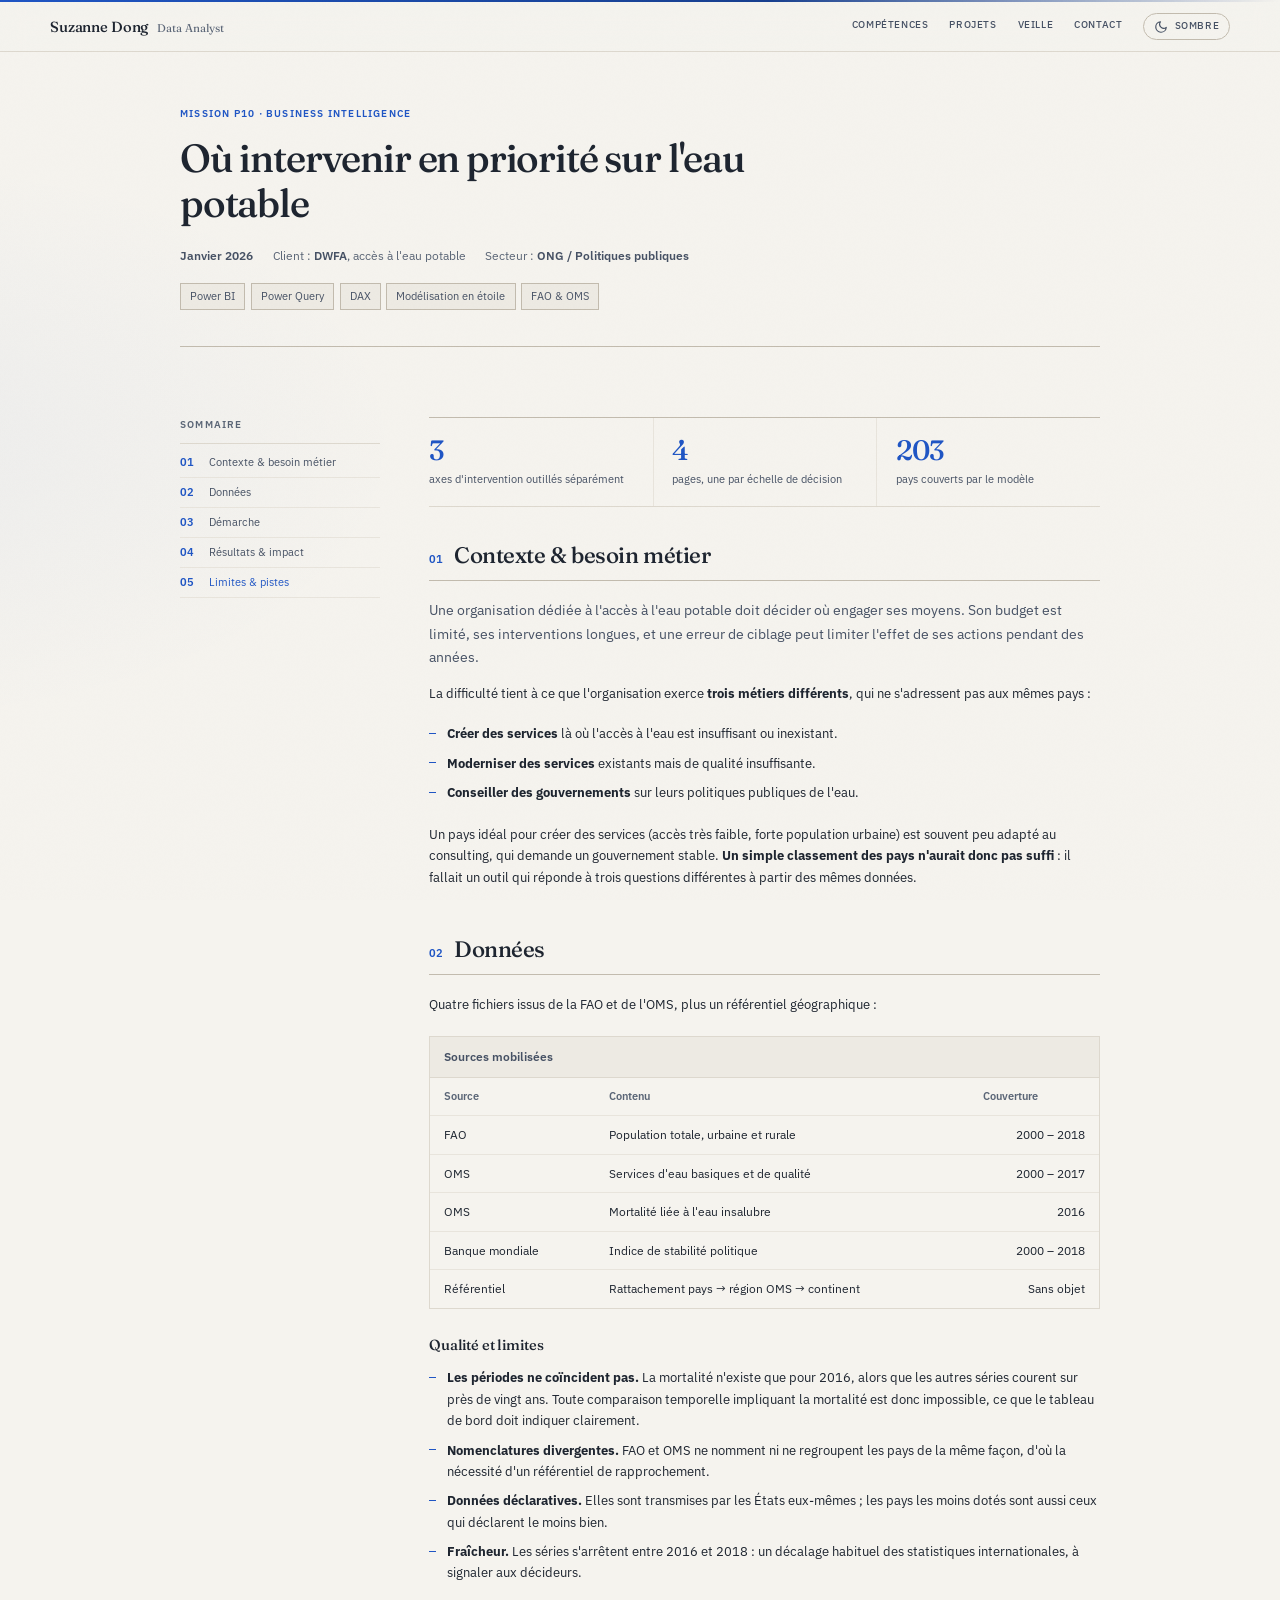
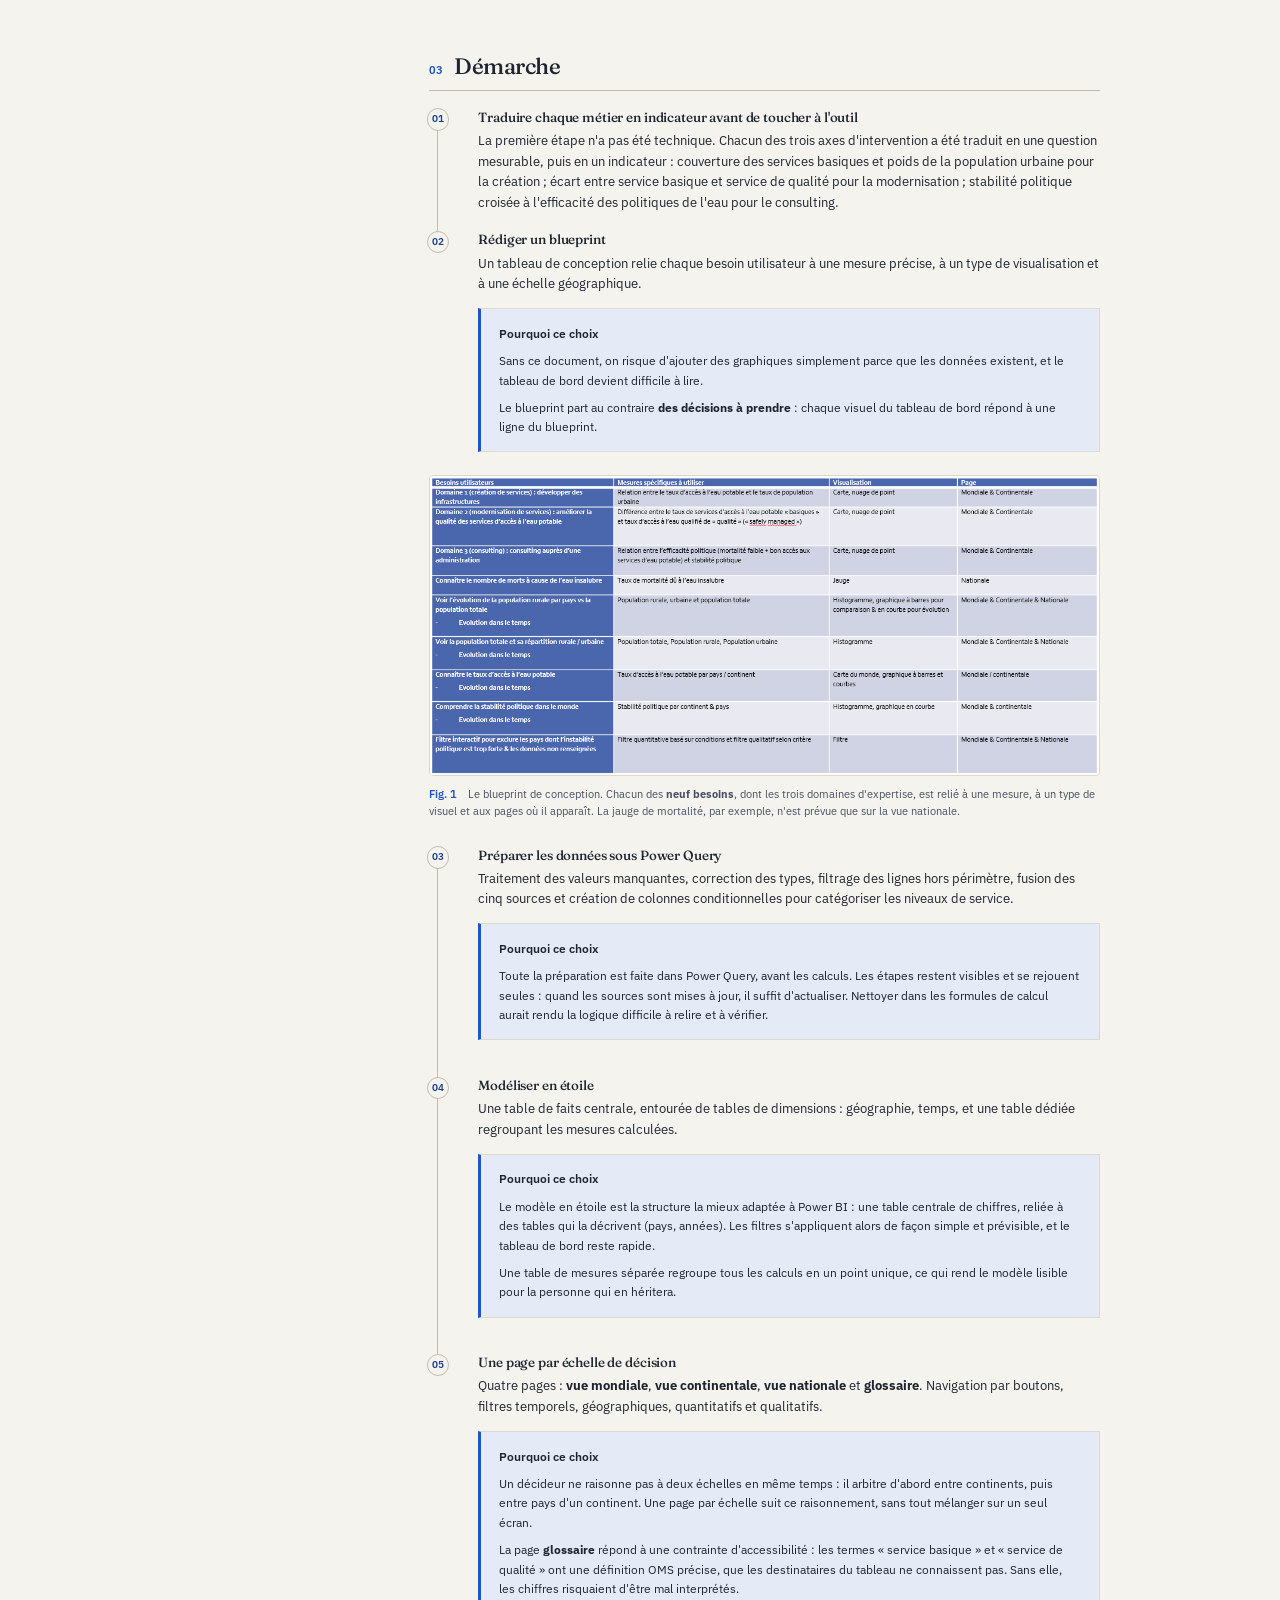
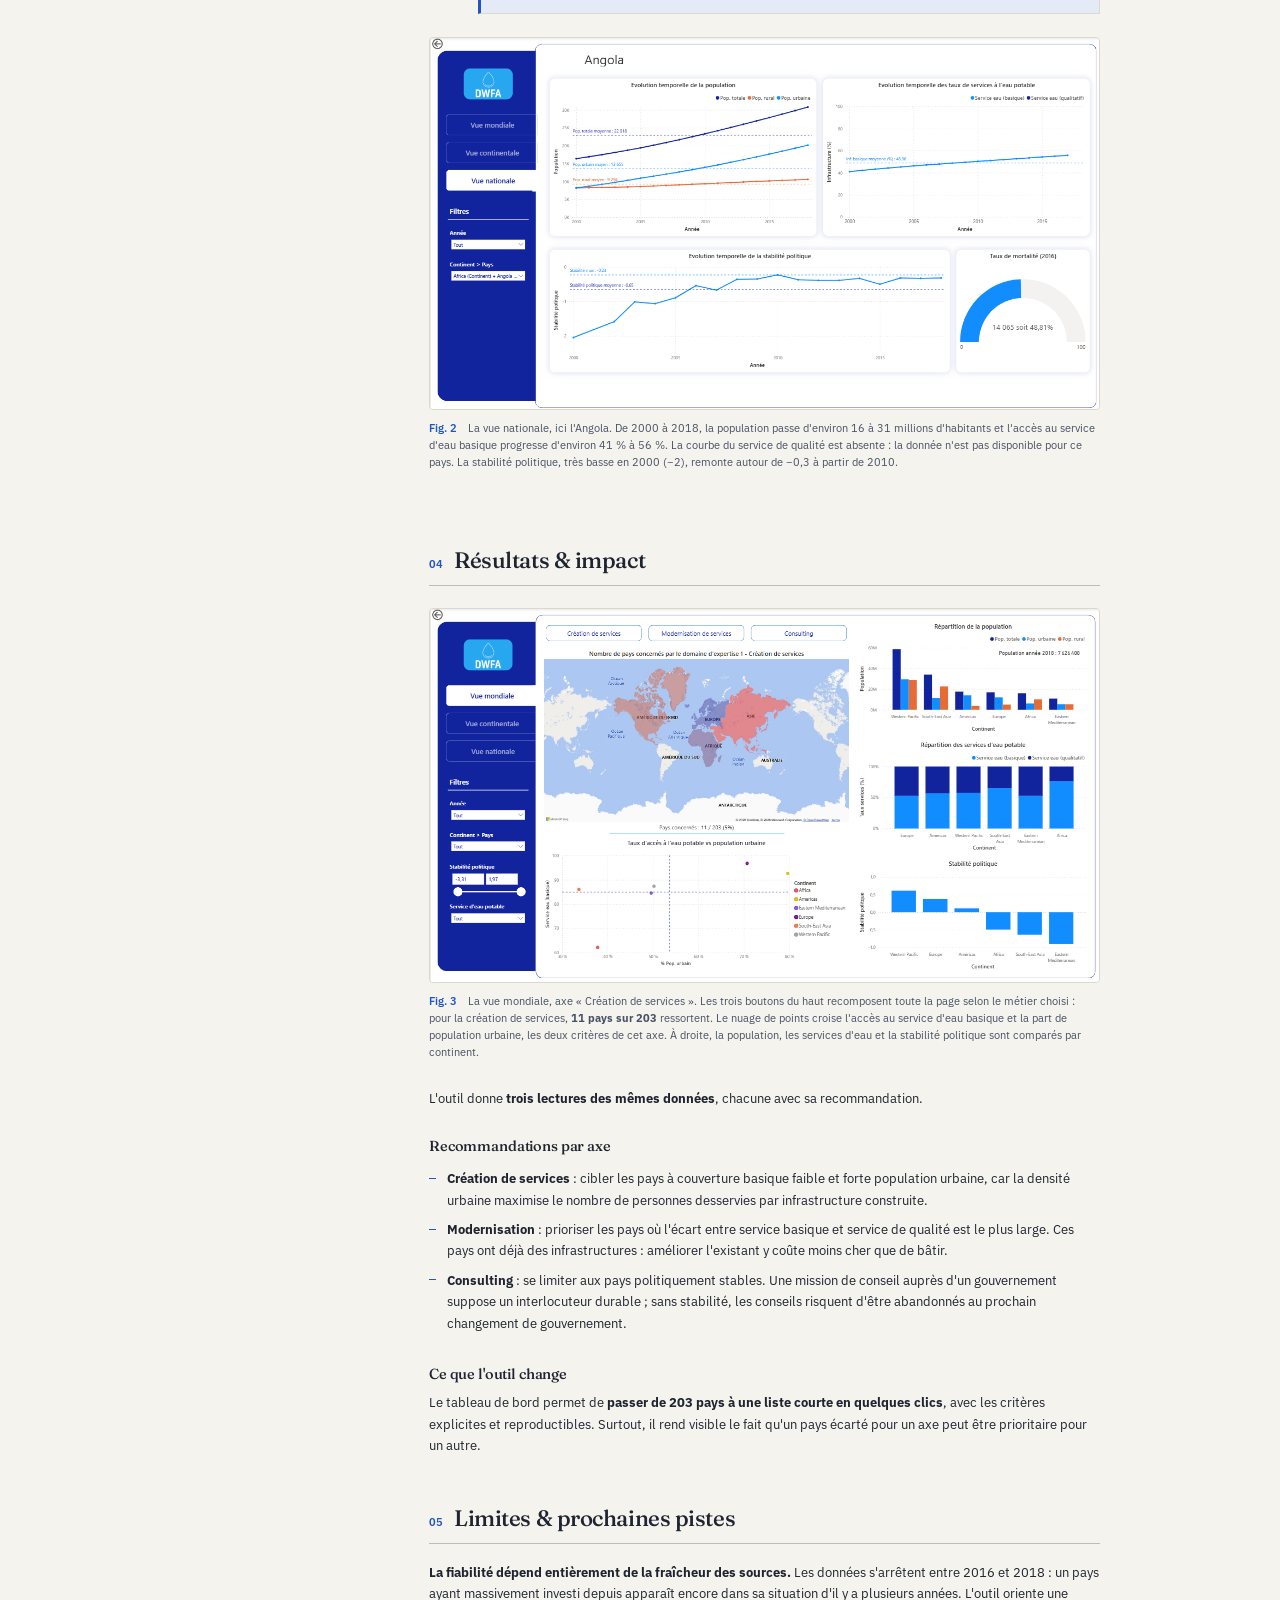
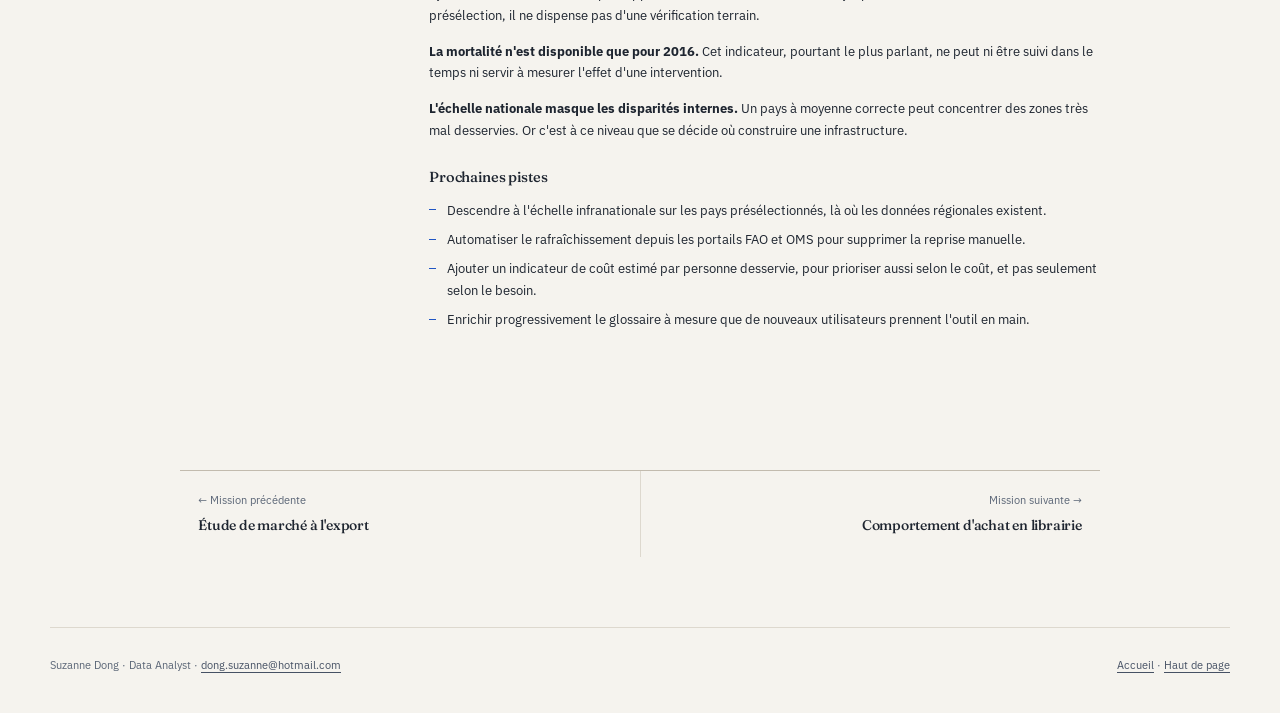
<file: missions/p10-eau-potable.html>
<!doctype html>
<html lang="fr">
<head>
<meta charset="utf-8">
<meta name="viewport" content="width=device-width, initial-scale=1">
<script>try{var t=localStorage.getItem('theme');if(t==='light'||t==='dark')document.documentElement.dataset.theme=t}catch(e){}</script>
<title>Accès à l'eau potable · Suzanne Dong</title>
<meta name="description" content="Tableau de bord Power BI à trois échelles géographiques pour orienter trois types d'intervention sur l'accès à l'eau potable.">
<link rel="preconnect" href="https://fonts.googleapis.com">
<link rel="preconnect" href="https://fonts.gstatic.com" crossorigin>
<link href="https://fonts.googleapis.com/css2?family=Fraunces:ital,opsz,wght@0,9..144,400..700;1,9..144,400..700&family=IBM+Plex+Sans:ital,wght@0,400;0,500;0,600;1,400&display=swap" rel="stylesheet">
<link rel="stylesheet" href="../assets/css/style.css">
</head>
<body>
<a class="skip" href="#main">Aller au contenu</a>

<header class="site-head">
  <div class="shell head-in">
    <a class="brand" href="../index.html">Suzanne Dong <span>Data Analyst</span></a>
    <nav class="site-nav" aria-label="Navigation principale">
      <!-- <a href="../index.html#phares">Missions phares</a> -->
      <a href="../index.html#competences">Compétences</a>
      <a href="../index.html#missions">Projets</a>
      <a href="../veille.html">Veille</a>
      <a href="../index.html#contact">Contact</a>
    </nav>
  </div>
</header>

<main id="main">

  <section class="m-hero shell">
    <p class="eyebrow">Mission P10 · Business Intelligence</p>
    <h1>Où intervenir en priorité sur l'eau potable</h1>
    <div class="m-meta">
      <span><b>Janvier 2026</b></span>
      <span>Client : <b>DWFA</b>, accès à l'eau potable</span>
      <span>Secteur : <b>ONG / Politiques publiques</b></span>
    </div>
    <div class="tags">
      <span class="tag">Power BI</span><span class="tag">Power Query</span>
      <span class="tag">DAX</span><span class="tag">Modélisation en étoile</span>
      <span class="tag">FAO &amp; OMS</span>
    </div>
  </section>

  <div class="shell m-grid">

    <aside class="rail">
      <p class="rail-t">Sommaire</p>
      <ol>
        <li><a href="#contexte">Contexte &amp; besoin métier</a></li>
        <li><a href="#donnees">Données</a></li>
        <li><a href="#demarche">Démarche</a></li>
        <li><a href="#resultats">Résultats &amp; impact</a></li>
        <li><a href="#limites">Limites &amp; pistes</a></li>
      </ol>
    </aside>

    <article class="m-body">

      <ul class="kpis">
        <li><span class="kpi-v">3</span><span class="kpi-l">axes d'intervention outillés séparément</span></li>
        <li><span class="kpi-v">4</span><span class="kpi-l">pages, une par échelle de décision</span></li>
        <li><span class="kpi-v">203</span><span class="kpi-l">pays couverts par le modèle</span></li>
      </ul>

      <!-- 01 -->
      <section class="sec" id="contexte">
        <h2 class="sec-h"><span class="sec-n">01</span> Contexte &amp; besoin métier</h2>
        <p class="lede">
          Une organisation dédiée à l'accès à l'eau potable doit décider où engager ses moyens.
          Son budget est limité, ses interventions longues, et une erreur de ciblage peut limiter l'effet de ses actions pendant des années.
        </p>
        <p>
          La difficulté tient à ce que l'organisation exerce <strong>trois métiers
          différents</strong>, qui ne s'adressent pas aux mêmes pays :
        </p>
        <ul class="bullets">
          <li><strong>Créer des services</strong> là où l'accès à l'eau est insuffisant ou inexistant.</li>
          <li><strong>Moderniser des services</strong> existants mais de qualité insuffisante.</li>
          <li><strong>Conseiller des gouvernements</strong> sur leurs politiques publiques de l'eau.</li>
        </ul>
        <p>
          Un pays idéal pour créer des services (accès très faible, forte population urbaine) est souvent peu adapté au consulting, qui demande un gouvernement stable. <strong>Un simple classement des pays n'aurait donc pas suffi</strong> : il fallait un outil qui réponde à trois questions différentes à partir des mêmes données.
        </p>
      </section>

      <!-- 02 -->
      <section class="sec" id="donnees">
        <h2 class="sec-h"><span class="sec-n">02</span> Données</h2>
        <p>Quatre fichiers issus de la FAO et de l'OMS, plus un référentiel géographique :</p>
        <div class="dtable">
          <table>
            <caption>Sources mobilisées</caption>
            <thead>
              <tr><th scope="col">Source</th><th scope="col">Contenu</th><th scope="col">Couverture</th></tr>
            </thead>
            <tbody>
              <tr><td>FAO</td><td>Population totale, urbaine et rurale</td><td class="num">2000 – 2018</td></tr>
              <tr><td>OMS</td><td>Services d'eau basiques et de qualité</td><td class="num">2000 – 2017</td></tr>
              <tr><td>OMS</td><td>Mortalité liée à l'eau insalubre</td><td class="num">2016</td></tr>
              <tr><td>Banque mondiale</td><td>Indice de stabilité politique</td><td class="num">2000 – 2018</td></tr>
              <tr><td>Référentiel</td><td>Rattachement pays → région OMS → continent</td><td class="num">Sans objet</td></tr>
            </tbody>
          </table>
        </div>

        <h3>Qualité et limites</h3>
        <ul class="bullets">
          <li><strong>Les périodes ne coïncident pas.</strong> La mortalité n'existe que pour 2016, alors que les autres séries courent sur près de vingt ans. Toute comparaison temporelle impliquant la mortalité est donc impossible, ce que le tableau de bord doit indiquer clairement.</li>
          <li><strong>Nomenclatures divergentes.</strong> FAO et OMS ne nomment ni ne regroupent les pays de la même façon, d'où la nécessité d'un référentiel de rapprochement.</li>
          <li><strong>Données déclaratives.</strong> Elles sont transmises par les États eux-mêmes ; les pays les moins dotés sont aussi ceux qui déclarent le moins bien.</li>
          <li><strong>Fraîcheur.</strong> Les séries s'arrêtent entre 2016 et 2018 : un décalage habituel des statistiques internationales, à signaler aux décideurs.</li>
        </ul>
      </section>

      <!-- 03 -->
      <section class="sec" id="demarche">
        <h2 class="sec-h"><span class="sec-n">03</span> Démarche</h2>

        <ol class="steps">
          <li>
            <h3>Traduire chaque métier en indicateur avant de toucher à l'outil</h3>
            <p>
              La première étape n'a pas été technique. Chacun des trois axes d'intervention a
              été traduit en une question mesurable, puis en un indicateur : couverture des
              services basiques et poids de la population urbaine pour la création ; écart entre
              service basique et service de qualité pour la modernisation ; stabilité politique
              croisée à l'efficacité des politiques de l'eau pour le consulting.
            </p>
          </li>

          <li>
            <h3>Rédiger un blueprint</h3>
            <p>
              Un tableau de conception relie chaque besoin utilisateur à une mesure précise, à
              un type de visualisation et à une échelle géographique.
            </p>
            <div class="why">
              <p class="why-l">Pourquoi ce choix</p>
              <p>
                Sans ce document, on risque d'ajouter des graphiques simplement parce que les données existent, et le tableau de bord devient difficile à lire.
              </p>
              <p>
                Le blueprint part au contraire <strong>des décisions à prendre</strong> : chaque visuel du tableau de bord répond à une ligne du blueprint.
              </p>
            </div>
          </li>
        </ol>

        <figure class="fig fig--large">
          <img src="../assets/img/missions/p10-blueprint.png"
               alt="Tableau blueprint en quatre colonnes : besoins utilisateurs, mesures spécifiques à utiliser, visualisation et page. Neuf lignes : les trois domaines d'expertise (création de services, modernisation de services, consulting) associés à une carte et un nuage de points sur les pages mondiale et continentale ; le nombre de morts dus à l'eau insalubre en jauge sur la page nationale ; l'évolution de la population, sa répartition rurale et urbaine, le taux d'accès à l'eau potable et la stabilité politique en histogrammes, barres et courbes ; un filtre pour exclure les pays trop instables ou aux données non renseignées.">
          <figcaption><span class="fig-n">Fig. 1</span>
            Le blueprint de conception. Chacun des <strong>neuf besoins</strong>, dont les trois
            domaines d'expertise, est relié à une mesure, à un type de visuel et aux pages où il
            apparaît. La jauge de mortalité, par exemple, n'est prévue que sur la vue nationale.
          </figcaption>
        </figure>

        <ol class="steps" start="3">
          <li>
            <h3>Préparer les données sous Power Query</h3>
            <p>
              Traitement des valeurs manquantes, correction des types, filtrage des lignes hors
              périmètre, fusion des cinq sources et création de colonnes conditionnelles pour
              catégoriser les niveaux de service.
            </p>
            <div class="why">
              <p class="why-l">Pourquoi ce choix</p>
              <p>
                Toute la préparation est faite dans Power Query, avant les calculs. Les étapes restent visibles et se rejouent seules : quand les sources sont mises à jour, il suffit d'actualiser. Nettoyer dans les formules de calcul aurait rendu la logique difficile à relire et à vérifier.
              </p>
            </div>
          </li>

          <li>
            <h3>Modéliser en étoile</h3>
            <p>
              Une table de faits centrale, entourée de tables de dimensions : géographie,
              temps, et une table dédiée regroupant les mesures calculées.
            </p>
            <div class="why">
              <p class="why-l">Pourquoi ce choix</p>
              <p>
                Le modèle en étoile est la structure la mieux adaptée à Power BI : une table centrale de chiffres, reliée à des tables qui la décrivent (pays, années). Les filtres s'appliquent alors de façon simple et prévisible, et le tableau de bord reste rapide.
              </p>
              <p>
                Une table de mesures séparée regroupe tous les calculs en un point unique, ce
                qui rend le modèle lisible pour la personne qui en héritera.
              </p>
            </div>
          </li>

          <li>
            <h3>Une page par échelle de décision</h3>
            <p>
              Quatre pages : <strong>vue mondiale</strong>, <strong>vue continentale</strong>,
              <strong>vue nationale</strong> et <strong>glossaire</strong>. Navigation par
              boutons, filtres temporels, géographiques, quantitatifs et qualitatifs.
            </p>
            <div class="why">
              <p class="why-l">Pourquoi ce choix</p>
              <p>
                Un décideur ne raisonne pas à deux échelles en même temps : il arbitre d'abord
                entre continents, puis entre pays d'un continent. Une page par échelle suit ce raisonnement, sans tout mélanger sur un seul écran.
              </p>
              <p>
                La page <strong>glossaire</strong> répond à une contrainte d'accessibilité :
                les termes « service basique » et « service de qualité » ont une définition
                OMS précise, que les destinataires du tableau ne connaissent pas. Sans elle,
                les chiffres risquaient d'être mal interprétés.
              </p>
            </div>
          </li>
        </ol>

        <figure class="fig fig--large">
          <img src="../assets/img/missions/p10-vue-nationale.png"
               alt="Page vue nationale du tableau de bord Power BI pour l'Angola, sélectionné dans le filtre Continent et pays. Quatre visuels : la population totale, urbaine et rurale de 2000 à 2018, en hausse continue ; le taux d'accès au service d'eau basique, qui passe d'environ 41 % à 56 %, sans courbe pour le service de qualité ; la stabilité politique, qui remonte d'environ −2 en 2000 à près de −0,3 après 2010 ; une jauge du taux de mortalité en 2016. Des lignes pointillées indiquent les moyennes de la période.">
          <figcaption><span class="fig-n">Fig. 2</span>
            La vue nationale, ici l'Angola. De 2000 à 2018, la population passe d'environ 16 à
            31 millions d'habitants et l'accès au service d'eau basique progresse d'environ 41 %
            à 56 %. La courbe du service de qualité est absente : la donnée n'est pas disponible
            pour ce pays. La stabilité politique, très basse en 2000 (−2), remonte autour de −0,3
            à partir de 2010.
          </figcaption>
        </figure>
      </section>

      <!-- 04 -->
      <section class="sec" id="resultats">
        <h2 class="sec-h"><span class="sec-n">04</span> Résultats &amp; impact</h2>

        <figure class="fig fig--large">
          <img src="../assets/img/missions/p10-vue-mondiale-creation.png"
               alt="Page vue mondiale du tableau de bord Power BI, axe Création de services sélectionné. À gauche, les boutons Vue mondiale, Vue continentale et Vue nationale, puis des filtres sur l'année, le continent et le pays, la stabilité politique et le type de service d'eau. Au centre, une carte du monde colorée par continent avec la mention 11 pays concernés sur 203, soit 5 %, et un nuage de points croisant l'accès au service d'eau basique et la part de population urbaine par continent. À droite, trois graphiques par continent : population totale, urbaine et rurale, répartition des services d'eau basiques et de qualité, stabilité politique.">
          <figcaption><span class="fig-n">Fig. 3</span>
            La vue mondiale, axe « Création de services ». Les trois boutons du haut recomposent
            toute la page selon le métier choisi : pour la création de services, <strong>11 pays
            sur 203</strong> ressortent. Le nuage de points croise l'accès au service d'eau basique
            et la part de population urbaine, les deux critères de cet axe. À droite, la
            population, les services d'eau et la stabilité politique sont comparés par continent.
          </figcaption>
        </figure>

        <p>
          L'outil donne <strong>trois lectures des mêmes données</strong>, chacune avec sa recommandation.
        </p>

        <h3>Recommandations par axe</h3>
        <ul class="bullets">
          <li><strong>Création de services</strong> : cibler les pays à couverture basique faible et forte population urbaine, car la densité urbaine maximise le nombre de personnes desservies par infrastructure construite.</li>
          <li><strong>Modernisation</strong> : prioriser les pays où l'écart entre service basique et service de qualité est le plus large. Ces pays ont déjà des infrastructures : améliorer l'existant y coûte moins cher que de bâtir.</li>
          <li><strong>Consulting</strong> : se limiter aux pays politiquement stables. Une mission de conseil auprès d'un gouvernement suppose un interlocuteur durable ; sans stabilité, les conseils risquent d'être abandonnés au prochain changement de gouvernement.</li>
        </ul>

        <h3>Ce que l'outil change</h3>
        <p>
          Le tableau de bord permet de <strong>passer de 203 pays à une liste courte en quelques clics</strong>,
          avec les critères explicites et reproductibles. Surtout, il rend visible le fait qu'un
          pays écarté pour un axe peut être prioritaire pour un autre.
        </p>
      </section>

      <!-- 05 -->
      <section class="sec" id="limites">
        <h2 class="sec-h"><span class="sec-n">05</span> Limites &amp; prochaines pistes</h2>
        <p>
          <strong>La fiabilité dépend entièrement de la fraîcheur des sources.</strong> Les
          données s'arrêtent entre 2016 et 2018 : un pays ayant massivement investi depuis
          apparaît encore dans sa situation d'il y a plusieurs années. L'outil oriente une
          présélection, il ne dispense pas d'une vérification terrain.
        </p>
        <p>
          <strong>La mortalité n'est disponible que pour 2016.</strong> Cet indicateur, pourtant
          le plus parlant, ne peut ni être suivi dans le temps ni servir à mesurer l'effet d'une
          intervention.
        </p>
        <p>
          <strong>L'échelle nationale masque les disparités internes.</strong> Un pays à moyenne
          correcte peut concentrer des zones très mal desservies. Or c'est à ce niveau que se décide où construire une infrastructure.
        </p>

        <h3>Prochaines pistes</h3>
        <ul class="bullets">
          <li>Descendre à l'échelle infranationale sur les pays présélectionnés, là où les données régionales existent.</li>
          <li>Automatiser le rafraîchissement depuis les portails FAO et OMS pour supprimer la reprise manuelle.</li>
          <li>Ajouter un indicateur de coût estimé par personne desservie, pour prioriser aussi selon le coût, et pas seulement selon le besoin.</li>
          <li>Enrichir progressivement le glossaire à mesure que de nouveaux utilisateurs prennent l'outil en main.</li>
        </ul>
      </section>

    </article>
  </div>

  <nav class="shell m-nav" aria-label="Navigation entre les missions">
    <a href="p11-etude-marche-export.html"><span>← Mission précédente</span><strong>Étude de marché à l'export</strong></a>
    <a class="nx" href="p09-librairie-lapage.html"><span>Mission suivante →</span><strong>Comportement d'achat en librairie</strong></a>
  </nav>

</main>

<footer class="site-foot shell">
  <span>Suzanne Dong · Data Analyst · <a href="mailto:dong.suzanne@hotmail.com">dong.suzanne@hotmail.com</a></span>
  <span><a href="../index.html">Accueil</a> · <a href="#main">Haut de page</a></span>
</footer>

<script src="../assets/js/main.js"></script>
</body>
</html>
</file>
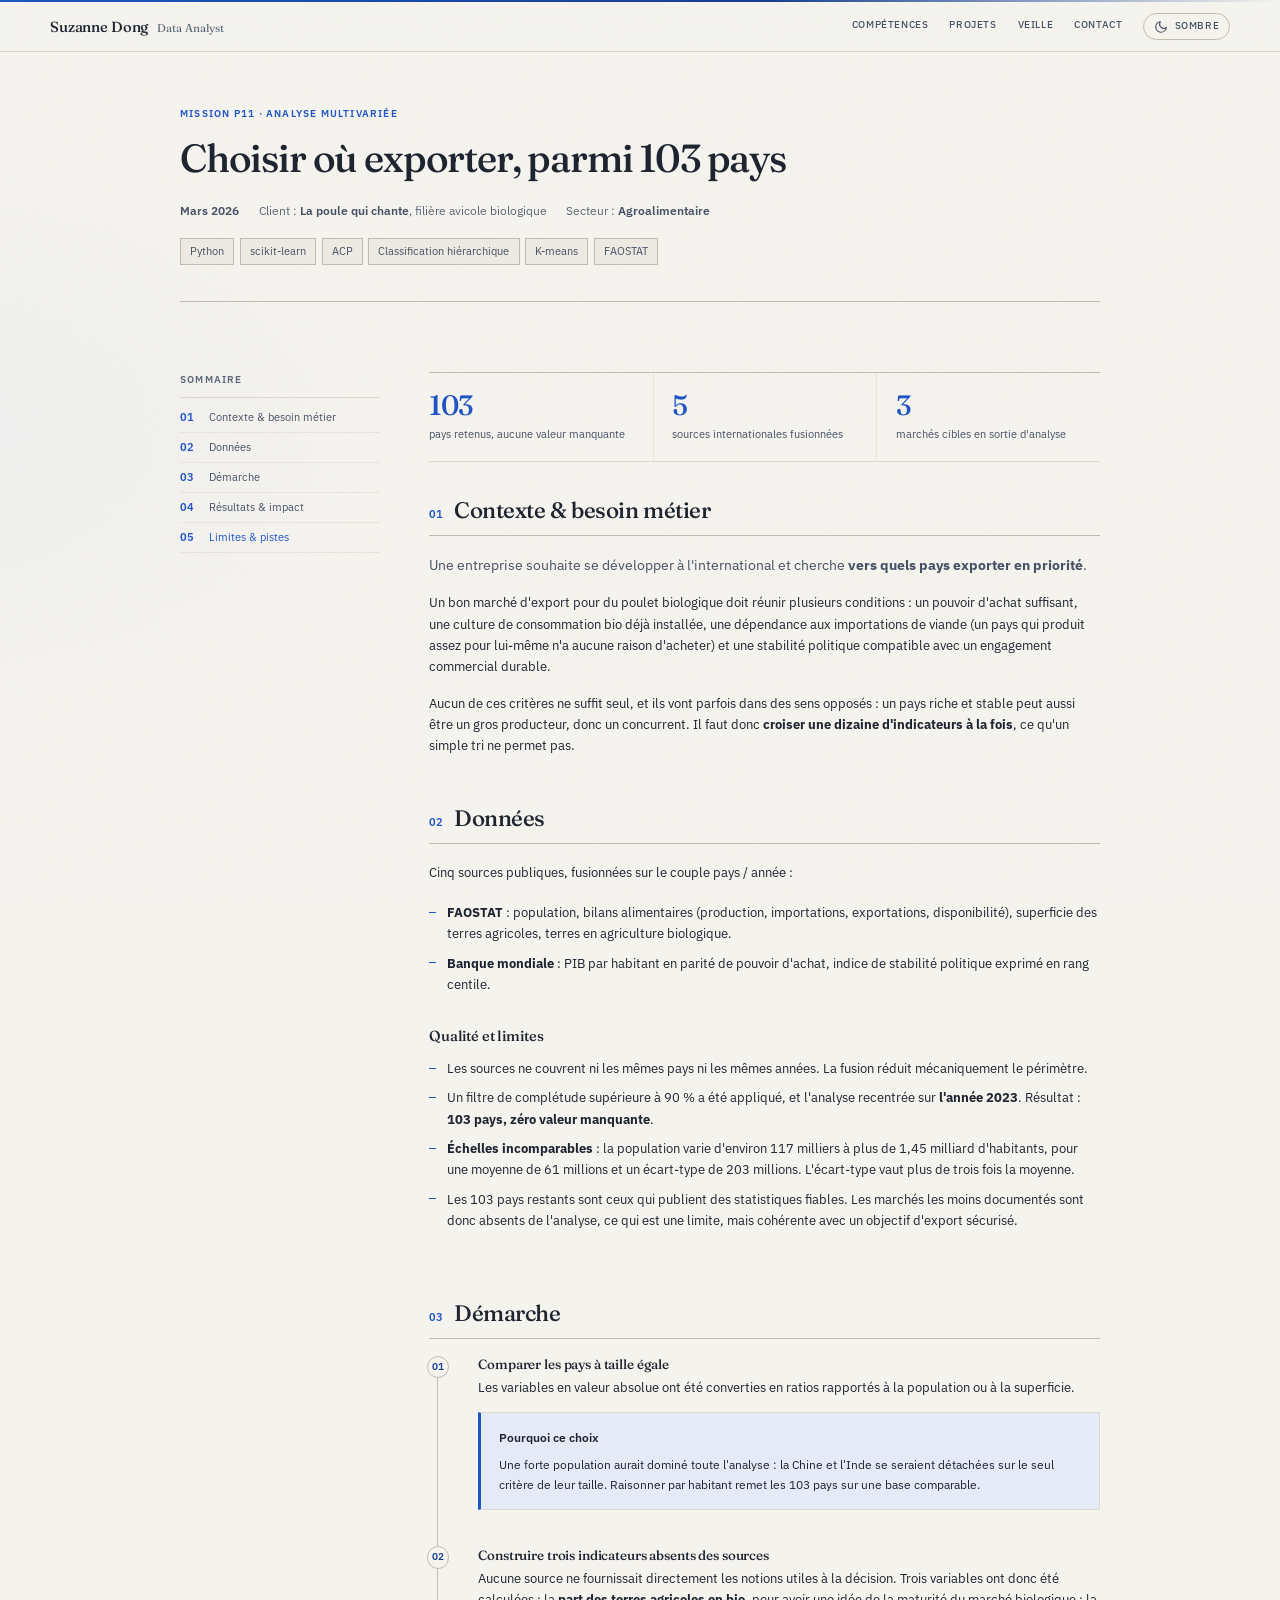
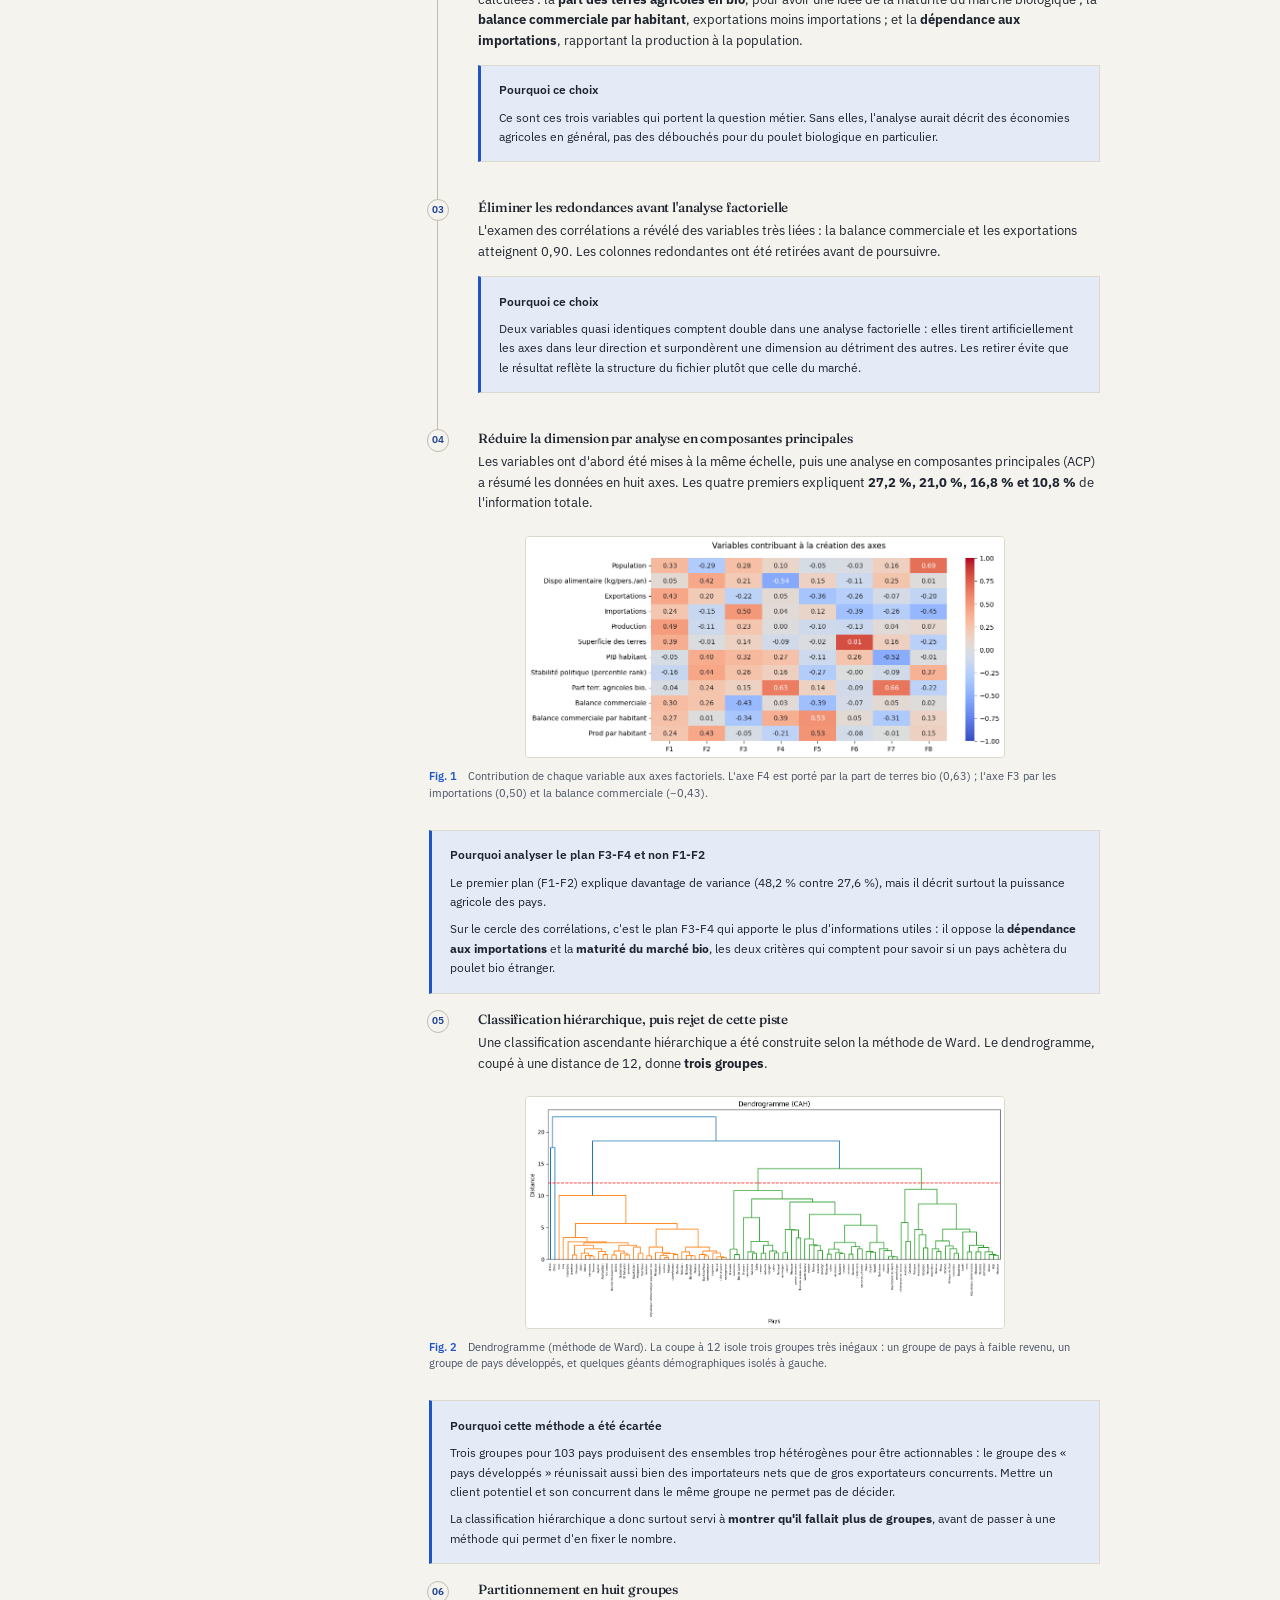
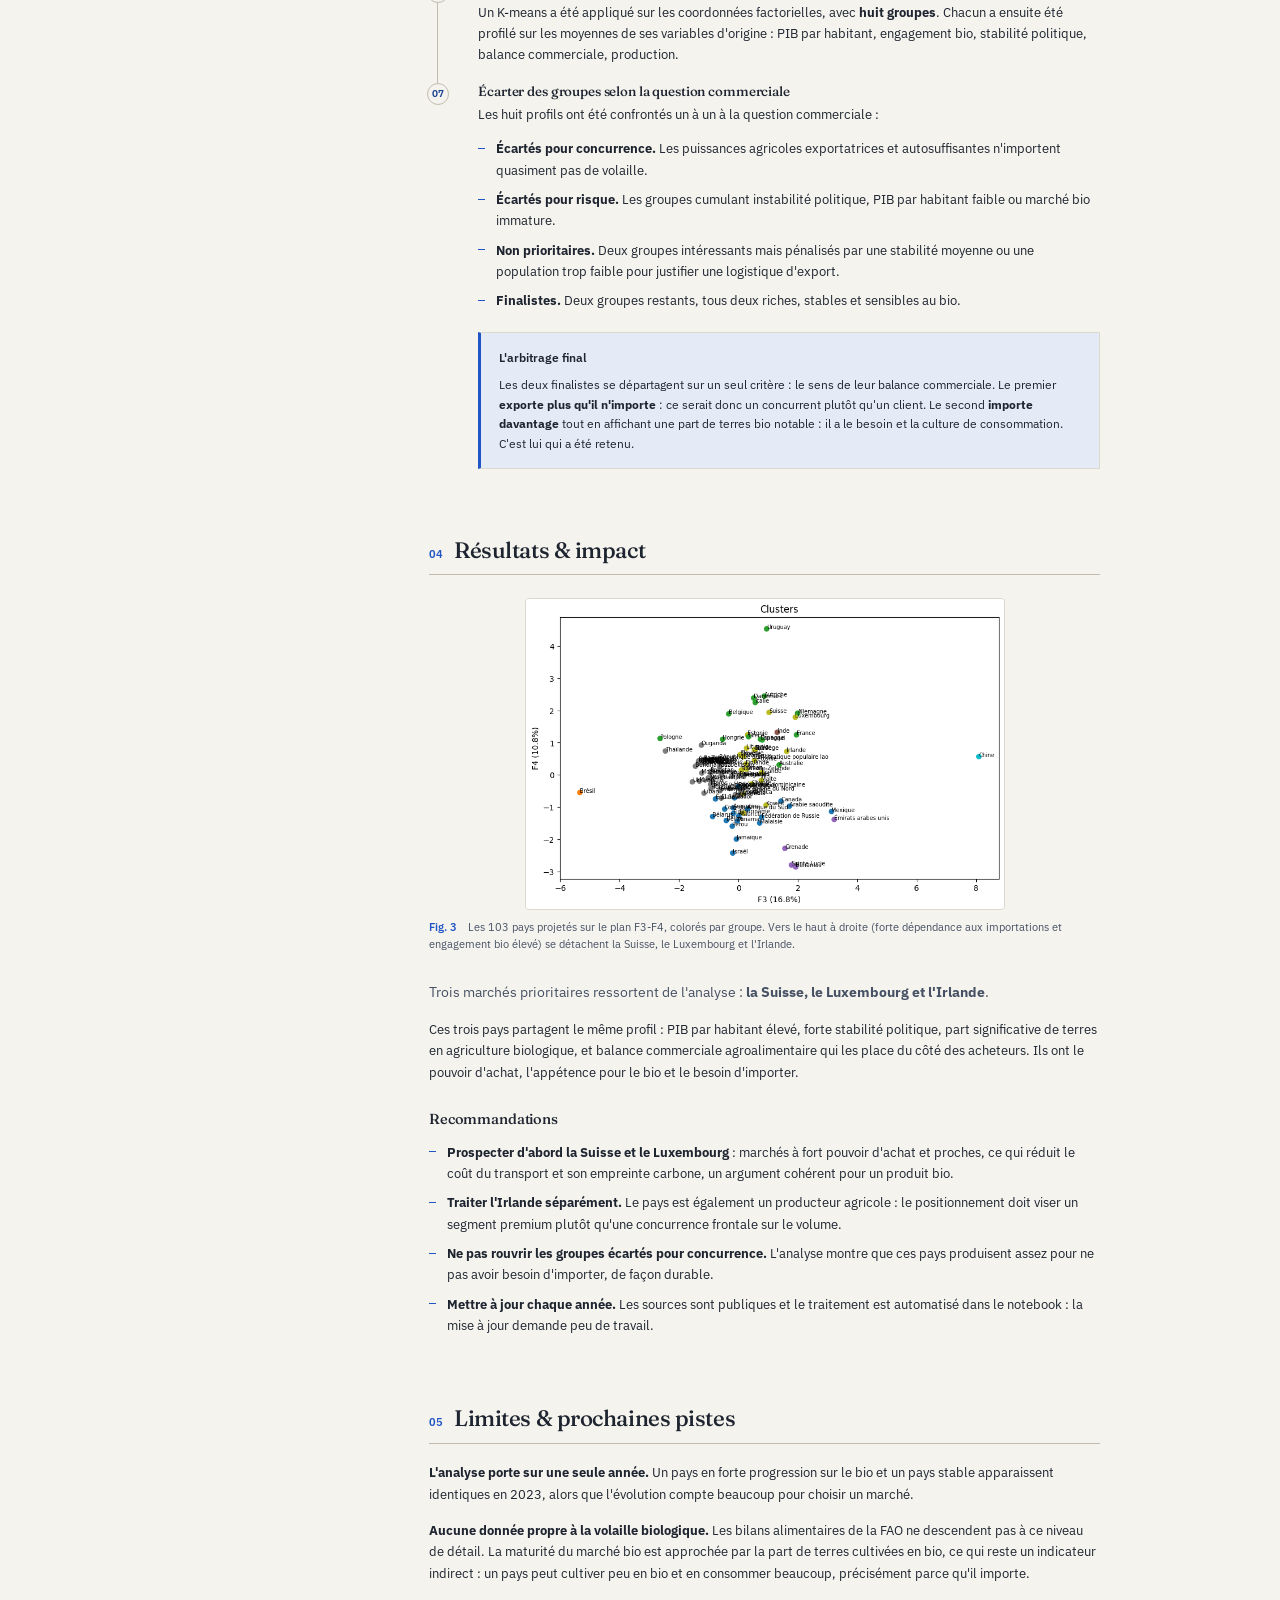
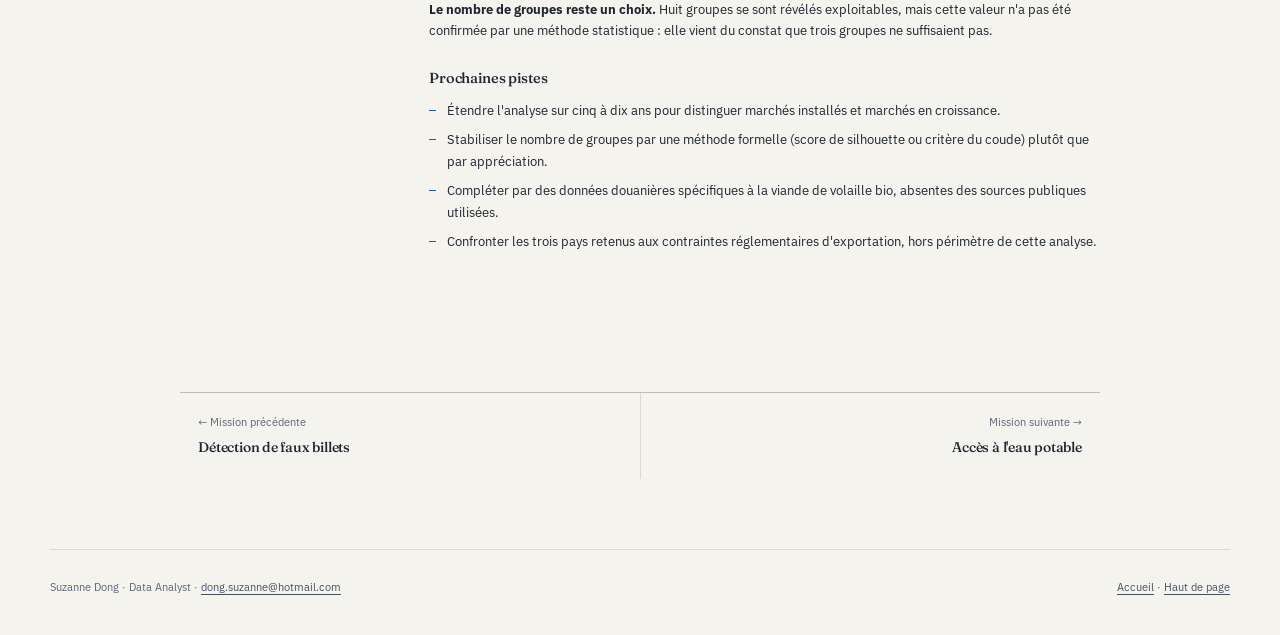
<file: missions/p11-etude-marche-export.html>
<!doctype html>
<html lang="fr">
<head>
<meta charset="utf-8">
<meta name="viewport" content="width=device-width, initial-scale=1">
<script>try{var t=localStorage.getItem('theme');if(t==='light'||t==='dark')document.documentElement.dataset.theme=t}catch(e){}</script>
<title>Étude de marché à l'export · Suzanne Dong</title>
<meta name="description" content="Analyse en composantes principales et clustering de 103 pays pour cibler les marchés d'export d'une filière avicole biologique.">
<link rel="preconnect" href="https://fonts.googleapis.com">
<link rel="preconnect" href="https://fonts.gstatic.com" crossorigin>
<link href="https://fonts.googleapis.com/css2?family=Fraunces:ital,opsz,wght@0,9..144,400..700;1,9..144,400..700&family=IBM+Plex+Sans:ital,wght@0,400;0,500;0,600;1,400&display=swap" rel="stylesheet">
<link rel="stylesheet" href="../assets/css/style.css">
</head>
<body>
<a class="skip" href="#main">Aller au contenu</a>

<header class="site-head">
  <div class="shell head-in">
    <a class="brand" href="../index.html">Suzanne Dong <span>Data Analyst</span></a>
    <nav class="site-nav" aria-label="Navigation principale">
      <!-- <a href="../index.html#phares">Missions phares</a> -->
      <a href="../index.html#competences">Compétences</a>
      <a href="../index.html#missions">Projets</a>
      <a href="../veille.html">Veille</a>
      <a href="../index.html#contact">Contact</a>
    </nav>
  </div>
</header>

<main id="main">

  <section class="m-hero shell">
    <p class="eyebrow">Mission P11 · Analyse multivariée</p>
    <h1>Choisir où exporter, parmi 103 pays</h1>
    <div class="m-meta">
      <span><b>Mars 2026</b></span>
      <span>Client : <b>La poule qui chante</b>, filière avicole biologique</span>
      <span>Secteur : <b>Agroalimentaire</b></span>
    </div>
    <div class="tags">
      <span class="tag">Python</span><span class="tag">scikit-learn</span>
      <span class="tag">ACP</span><span class="tag">Classification hiérarchique</span>
      <span class="tag">K-means</span><span class="tag">FAOSTAT</span>
    </div>
  </section>

  <div class="shell m-grid">

    <aside class="rail">
      <p class="rail-t">Sommaire</p>
      <ol>
        <li><a href="#contexte">Contexte &amp; besoin métier</a></li>
        <li><a href="#donnees">Données</a></li>
        <li><a href="#demarche">Démarche</a></li>
        <li><a href="#resultats">Résultats &amp; impact</a></li>
        <li><a href="#limites">Limites &amp; pistes</a></li>
      </ol>
    </aside>

    <article class="m-body">

      <ul class="kpis">
        <li><span class="kpi-v">103</span><span class="kpi-l">pays retenus, aucune valeur manquante</span></li>
        <li><span class="kpi-v">5</span><span class="kpi-l">sources internationales fusionnées</span></li>
        <li><span class="kpi-v">3</span><span class="kpi-l">marchés cibles en sortie d'analyse</span></li>
      </ul>

      <!-- 01 -->
      <section class="sec" id="contexte">
        <h2 class="sec-h"><span class="sec-n">01</span> Contexte &amp; besoin métier</h2>
        <p class="lede">
          Une entreprise souhaite se développer à l'international et cherche <strong>vers quels pays exporter en priorité</strong>.
        </p>
        <p>
          Un bon marché d'export pour du poulet biologique doit réunir plusieurs conditions : un pouvoir d'achat suffisant, une culture de
          consommation bio déjà installée, une dépendance aux importations de viande (un pays qui produit assez pour lui-même n'a aucune raison d'acheter) et une stabilité
          politique compatible avec un engagement commercial durable.
        </p>
        <p>
          Aucun de ces critères ne suffit seul, et ils vont parfois dans des sens opposés : un pays riche et stable peut aussi être un gros producteur, donc un concurrent. Il faut donc <strong>croiser une dizaine d'indicateurs à la fois</strong>, ce qu'un simple tri ne permet pas.
        </p>
      </section>

      <!-- 02 -->
      <section class="sec" id="donnees">
        <h2 class="sec-h"><span class="sec-n">02</span> Données</h2>
        <p>
          Cinq sources publiques, fusionnées sur le couple pays / année :
        </p>
        <ul class="bullets">
          <li><strong>FAOSTAT</strong> : population, bilans alimentaires (production, importations, exportations, disponibilité), superficie des terres agricoles, terres en agriculture biologique.</li>
          <li><strong>Banque mondiale</strong> : PIB par habitant en parité de pouvoir d'achat, indice de stabilité politique exprimé en rang centile.</li>
        </ul>

        <h3>Qualité et limites</h3>
        <ul class="bullets">
          <li>Les sources ne couvrent ni les mêmes pays ni les mêmes années. La fusion réduit mécaniquement le périmètre.</li>
          <li>Un filtre de complétude supérieure à 90 % a été appliqué, et l'analyse recentrée sur <strong>l'année 2023</strong>. Résultat : <strong>103 pays, zéro valeur manquante</strong>.</li>
          <li><strong>Échelles incomparables</strong> : la population varie d'environ 117 milliers à plus de 1,45 milliard d'habitants, pour une moyenne de 61 millions et un écart-type de 203 millions. L'écart-type vaut plus de trois fois la moyenne.</li>
          <li>Les 103 pays restants sont ceux qui publient des statistiques fiables. Les marchés les moins documentés sont donc absents de l'analyse, ce qui est une limite, mais cohérente avec un objectif d'export sécurisé.</li>
        </ul>
      </section>

      <!-- 03 -->
      <section class="sec" id="demarche">
        <h2 class="sec-h"><span class="sec-n">03</span> Démarche</h2>

        <ol class="steps">
          <li>
            <h3>Comparer les pays à taille égale</h3>
            <p>
              Les variables en valeur absolue ont été converties en ratios rapportés à la
              population ou à la superficie.
            </p>
            <div class="why">
              <p class="why-l">Pourquoi ce choix</p>
              <p>
                Une forte population aurait dominé toute l'analyse : la Chine et l'Inde se seraient détachées sur le seul
                critère de leur taille. Raisonner par habitant remet les
                103 pays sur une base comparable.
              </p>
            </div>
          </li>

          <li>
            <h3>Construire trois indicateurs absents des sources</h3>
            <p>
              Aucune source ne fournissait directement les notions utiles à la décision. Trois
              variables ont donc été calculées : la <strong>part des terres agricoles en
              bio</strong>, pour avoir une idée de la maturité du marché biologique ; la <strong>balance
              commerciale par habitant</strong>, exportations moins importations ; et la
              <strong>dépendance aux importations</strong>, rapportant la production à la population.
            </p>
            <div class="why">
              <p class="why-l">Pourquoi ce choix</p>
              <p>
                Ce sont ces trois variables qui portent la question métier. Sans elles,
                l'analyse aurait décrit des économies agricoles en général, pas des débouchés
                pour du poulet biologique en particulier.
              </p>
            </div>
          </li>

          <li>
            <h3>Éliminer les redondances avant l'analyse factorielle</h3>
            <p>
              L'examen des corrélations a révélé des variables très liées : la balance
              commerciale et les exportations atteignent 0,90. Les colonnes redondantes ont été
              retirées avant de poursuivre.
            </p>
            <div class="why">
              <p class="why-l">Pourquoi ce choix</p>
              <p>
                Deux variables quasi identiques comptent double dans une analyse factorielle :
                elles tirent artificiellement les axes dans leur direction et surpondèrent une
                dimension au détriment des autres. Les retirer évite que le résultat reflète la
                structure du fichier plutôt que celle du marché.
              </p>
            </div>
          </li>

          <li>
            <h3>Réduire la dimension par analyse en composantes principales</h3>
            <p>
              Les variables ont d'abord été mises à la même échelle, puis une analyse en composantes principales (ACP) a résumé les données en huit axes. Les quatre premiers expliquent <strong>27,2 %, 21,0 %, 16,8 % et 10,8 %</strong> de l'information totale.
            </p>
          </li>
        </ol>

        <figure class="fig">
          <img src="../assets/img/missions/p11-acp-axes.png"
               alt="Carte de chaleur des contributions des douze variables aux huit axes factoriels. La part de terres bio contribue à 0,63 sur l'axe F4 et la balance commerciale par habitant à 0,39 ; les importations pèsent 0,50 sur l'axe F3.">
          <figcaption><span class="fig-n">Fig. 1</span>
            Contribution de chaque variable aux axes factoriels. L'axe F4 est porté par la part
            de terres bio (0,63) ; l'axe F3 par les importations (0,50) et la balance
            commerciale (−0,43).
          </figcaption>
        </figure>

        <div class="why">
          <p class="why-l">Pourquoi analyser le plan F3-F4 et non F1-F2</p>
          <p>
            Le premier plan (F1-F2) explique davantage de variance (48,2 % contre 27,6 %), mais il décrit surtout la puissance agricole des pays.
          </p>
          <p>
            Sur le cercle des corrélations, c'est le plan F3-F4 qui apporte le plus d'informations utiles : il oppose la <strong>dépendance aux importations</strong> et la <strong>maturité du marché bio</strong>, les deux critères qui comptent pour savoir si un pays achètera du poulet bio étranger.
          </p>
        </div>

        <ol class="steps" start="5">
          <li>
            <h3>Classification hiérarchique, puis rejet de cette piste</h3>
            <p>
              Une classification ascendante hiérarchique a été construite selon la méthode de
              Ward. Le dendrogramme, coupé à une distance de 12, donne <strong>trois
              groupes</strong>.
            </p>
          </li>
        </ol>

        <figure class="fig">
          <img src="../assets/img/missions/p11-dendrogramme.png"
               alt="Dendrogramme de classification ascendante hiérarchique des 103 pays, avec une ligne de coupe horizontale rouge tracée à une distance de 12 qui délimite trois grands groupes.">
          <figcaption><span class="fig-n">Fig. 2</span>
            Dendrogramme (méthode de Ward). La coupe à 12 isole trois groupes très inégaux : un groupe de pays à faible revenu, un groupe de pays développés, et quelques
            géants démographiques isolés à gauche.
          </figcaption>
        </figure>

        <div class="why">
          <p class="why-l">Pourquoi cette méthode a été écartée</p>
          <p>
            Trois groupes pour 103 pays produisent des ensembles trop hétérogènes pour être
            actionnables : le groupe des « pays développés » réunissait aussi bien des
            importateurs nets que de gros exportateurs concurrents. Mettre un client potentiel et son concurrent dans le même groupe ne permet pas de décider.
          </p>
          <p>
            La classification hiérarchique a donc surtout servi à <strong>montrer qu'il fallait plus de groupes</strong>, avant de passer à une méthode qui permet d'en fixer le nombre.
          </p>
        </div>

        <ol class="steps" start="6">
          <li>
            <h3>Partitionnement en huit groupes</h3>
            <p>
              Un K-means a été appliqué sur les coordonnées factorielles, avec
              <strong>huit groupes</strong>. Chacun a ensuite été profilé sur les moyennes de
              ses variables d'origine : PIB par habitant, engagement bio, stabilité politique,
              balance commerciale, production.
            </p>
          </li>

          <li>
            <h3>Écarter des groupes selon la question commerciale</h3>
            <p>
              Les huit profils ont été confrontés un à un à la question commerciale :
            </p>
            <ul class="bullets">
              <li><strong>Écartés pour concurrence.</strong> Les puissances agricoles exportatrices et autosuffisantes n'importent quasiment pas de volaille.</li>
              <li><strong>Écartés pour risque.</strong> Les groupes cumulant instabilité politique, PIB par habitant faible ou marché bio immature.</li>
              <li><strong>Non prioritaires.</strong> Deux groupes intéressants mais pénalisés par une stabilité moyenne ou une population trop faible pour justifier une logistique d'export.</li>
              <li><strong>Finalistes.</strong> Deux groupes restants, tous deux riches, stables et sensibles au bio.</li>
            </ul>
            <div class="why">
              <p class="why-l">L'arbitrage final</p>
              <p>
                Les deux finalistes se départagent sur un seul critère : le sens de leur balance
                commerciale. Le premier <strong>exporte plus qu'il n'importe</strong> : ce serait donc un concurrent plutôt qu'un client. Le second <strong>importe davantage</strong> tout en
                affichant une part de terres bio notable : il a le besoin et la culture de
                consommation. C'est lui qui a été retenu.
              </p>
            </div>
          </li>
        </ol>
      </section>

      <!-- 04 -->
      <section class="sec" id="resultats">
        <h2 class="sec-h"><span class="sec-n">04</span> Résultats &amp; impact</h2>

        <figure class="fig">
          <img src="../assets/img/missions/p11-clusters.png"
               alt="Projection des 103 pays sur le plan factoriel F3-F4, chaque pays coloré selon son groupe. La Suisse et le Luxembourg apparaissent dans la partie haute et droite du graphique, l'Irlande à proximité.">
          <figcaption><span class="fig-n">Fig. 3</span>
            Les 103 pays projetés sur le plan F3-F4, colorés par groupe. Vers le haut à droite (forte dépendance aux importations et engagement bio élevé) se détachent la Suisse,
            le Luxembourg et l'Irlande.
          </figcaption>
        </figure>

        <p class="lede">
          Trois marchés prioritaires ressortent de l'analyse : <strong>la Suisse, le Luxembourg
          et l'Irlande</strong>.
        </p>
        <p>
          Ces trois pays partagent le même profil : PIB par habitant élevé, forte stabilité
          politique, part significative de terres en agriculture biologique, et balance
          commerciale agroalimentaire qui les place du côté des acheteurs. Ils ont le pouvoir
          d'achat, l'appétence pour le bio et le besoin d'importer.
        </p>

        <h3>Recommandations</h3>
        <ul class="bullets">
          <li><strong>Prospecter d'abord la Suisse et le Luxembourg</strong> : marchés à fort pouvoir d'achat et proches, ce qui réduit le coût du transport et son empreinte carbone, un argument cohérent pour un produit bio.</li>
          <li><strong>Traiter l'Irlande séparément.</strong> Le pays est également un producteur agricole : le positionnement doit viser un segment premium plutôt qu'une concurrence frontale sur le volume.</li>
          <li><strong>Ne pas rouvrir les groupes écartés pour concurrence.</strong> L'analyse montre que ces pays produisent assez pour ne pas avoir besoin d'importer, de façon durable.</li>
          <li><strong>Mettre à jour chaque année.</strong> Les sources sont publiques et le traitement est automatisé dans le notebook : la mise à jour demande peu de travail.</li>
        </ul>
      </section>

      <!-- 05 -->
      <section class="sec" id="limites">
        <h2 class="sec-h"><span class="sec-n">05</span> Limites &amp; prochaines pistes</h2>
        <p>
          <strong>L'analyse porte sur une seule année.</strong> Un pays en forte progression sur
          le bio et un pays stable apparaissent identiques en 2023, alors que l'évolution compte beaucoup pour choisir un marché.
        </p>
        <p>
          <strong>Aucune donnée propre à la volaille biologique.</strong> Les bilans alimentaires
          de la FAO ne descendent pas à ce niveau de détail. La maturité du marché bio est
          approchée par la part de terres cultivées en bio, ce qui reste un indicateur indirect :
          un pays peut cultiver peu en bio et en consommer beaucoup, précisément parce qu'il importe.
        </p>
        <p>
          <strong>Le nombre de groupes reste un choix.</strong> Huit groupes se sont révélés
          exploitables, mais cette valeur n'a pas été confirmée par une méthode statistique : elle vient du constat que trois groupes ne suffisaient pas.
        </p>

        <h3>Prochaines pistes</h3>
        <ul class="bullets">
          <li>Étendre l'analyse sur cinq à dix ans pour distinguer marchés installés et marchés en croissance.</li>
          <li>Stabiliser le nombre de groupes par une méthode formelle (score de silhouette ou critère du coude) plutôt que par appréciation.</li>
          <li>Compléter par des données douanières spécifiques à la viande de volaille bio, absentes des sources publiques utilisées.</li>
          <li>Confronter les trois pays retenus aux contraintes réglementaires d'exportation, hors périmètre de cette analyse.</li>
        </ul>
      </section>

    </article>
  </div>

  <nav class="shell m-nav" aria-label="Navigation entre les missions">
    <a href="p12-faux-billets.html"><span>← Mission précédente</span><strong>Détection de faux billets</strong></a>
    <a class="nx" href="p10-eau-potable.html"><span>Mission suivante →</span><strong>Accès à l'eau potable</strong></a>
  </nav>

</main>

<footer class="site-foot shell">
  <span>Suzanne Dong · Data Analyst · <a href="mailto:dong.suzanne@hotmail.com">dong.suzanne@hotmail.com</a></span>
  <span><a href="../index.html">Accueil</a> · <a href="#main">Haut de page</a></span>
</footer>

<script src="../assets/js/main.js"></script>
</body>
</html>
</file>
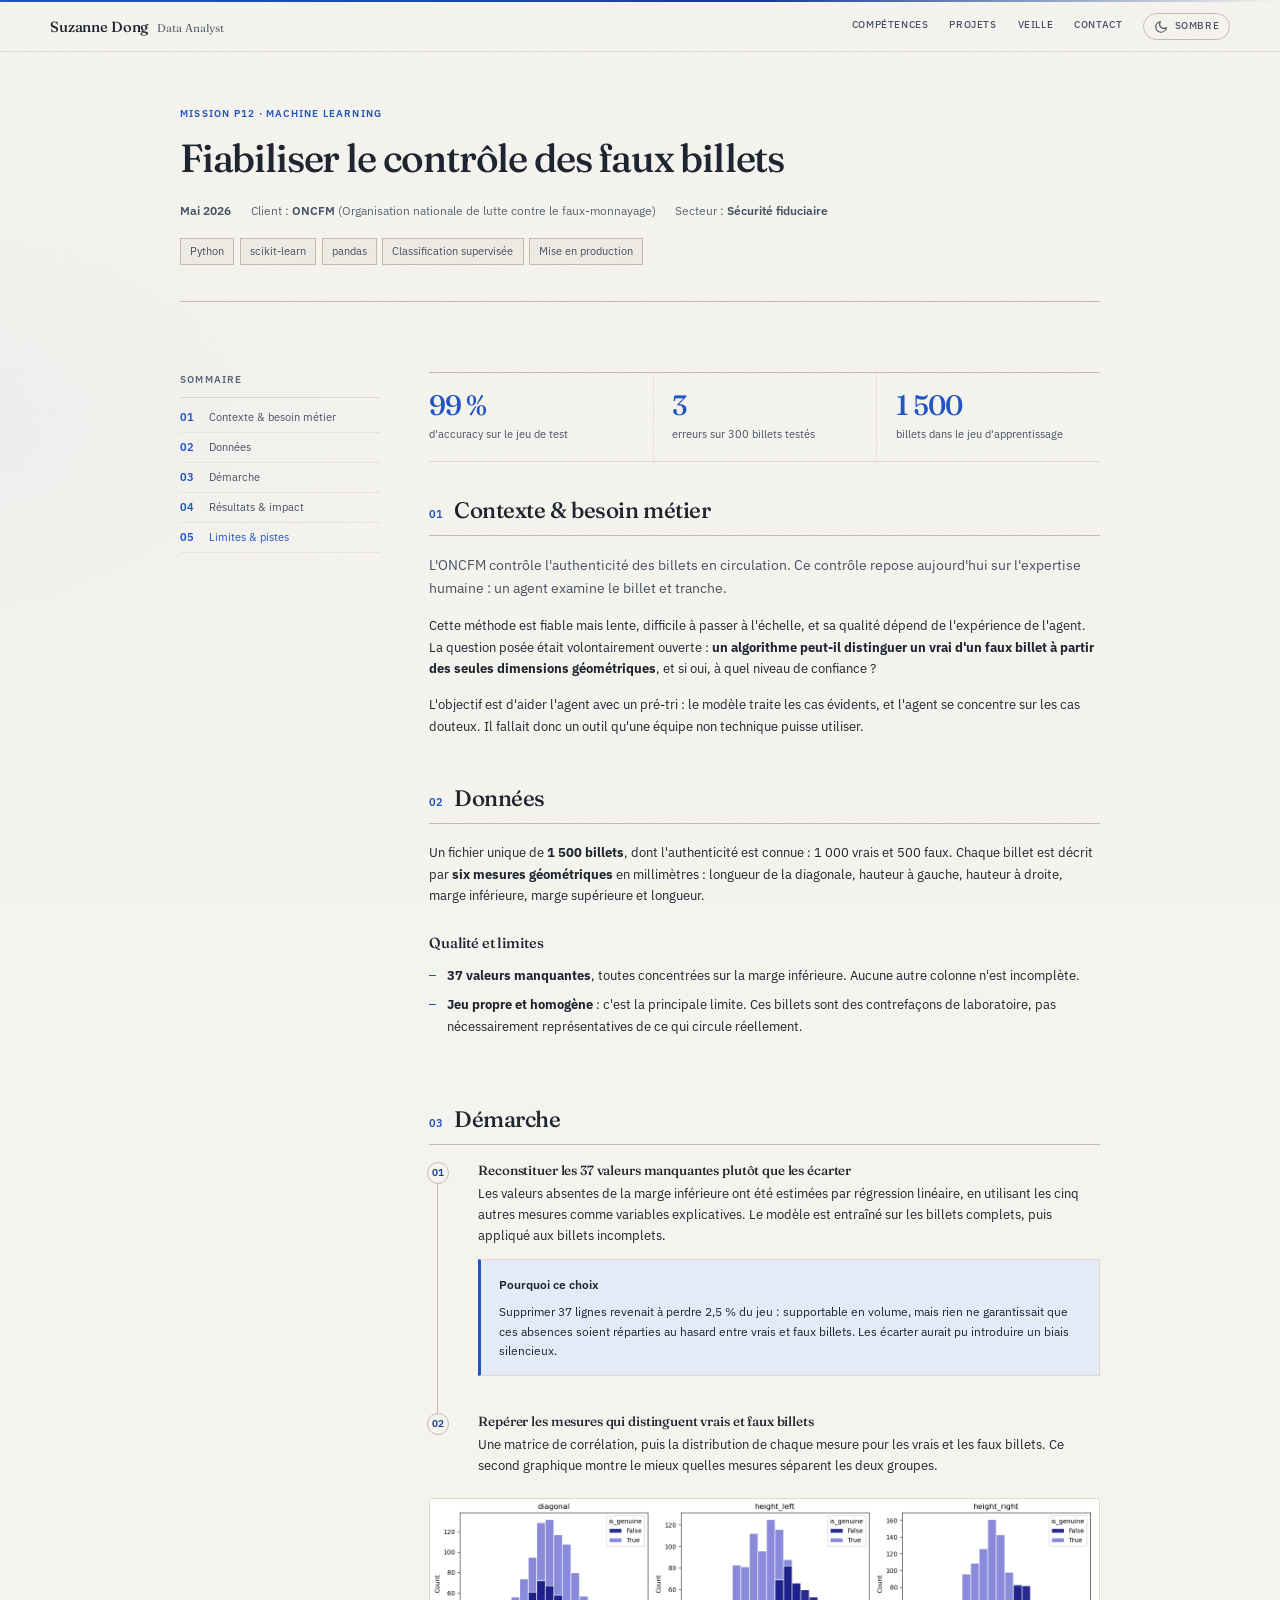
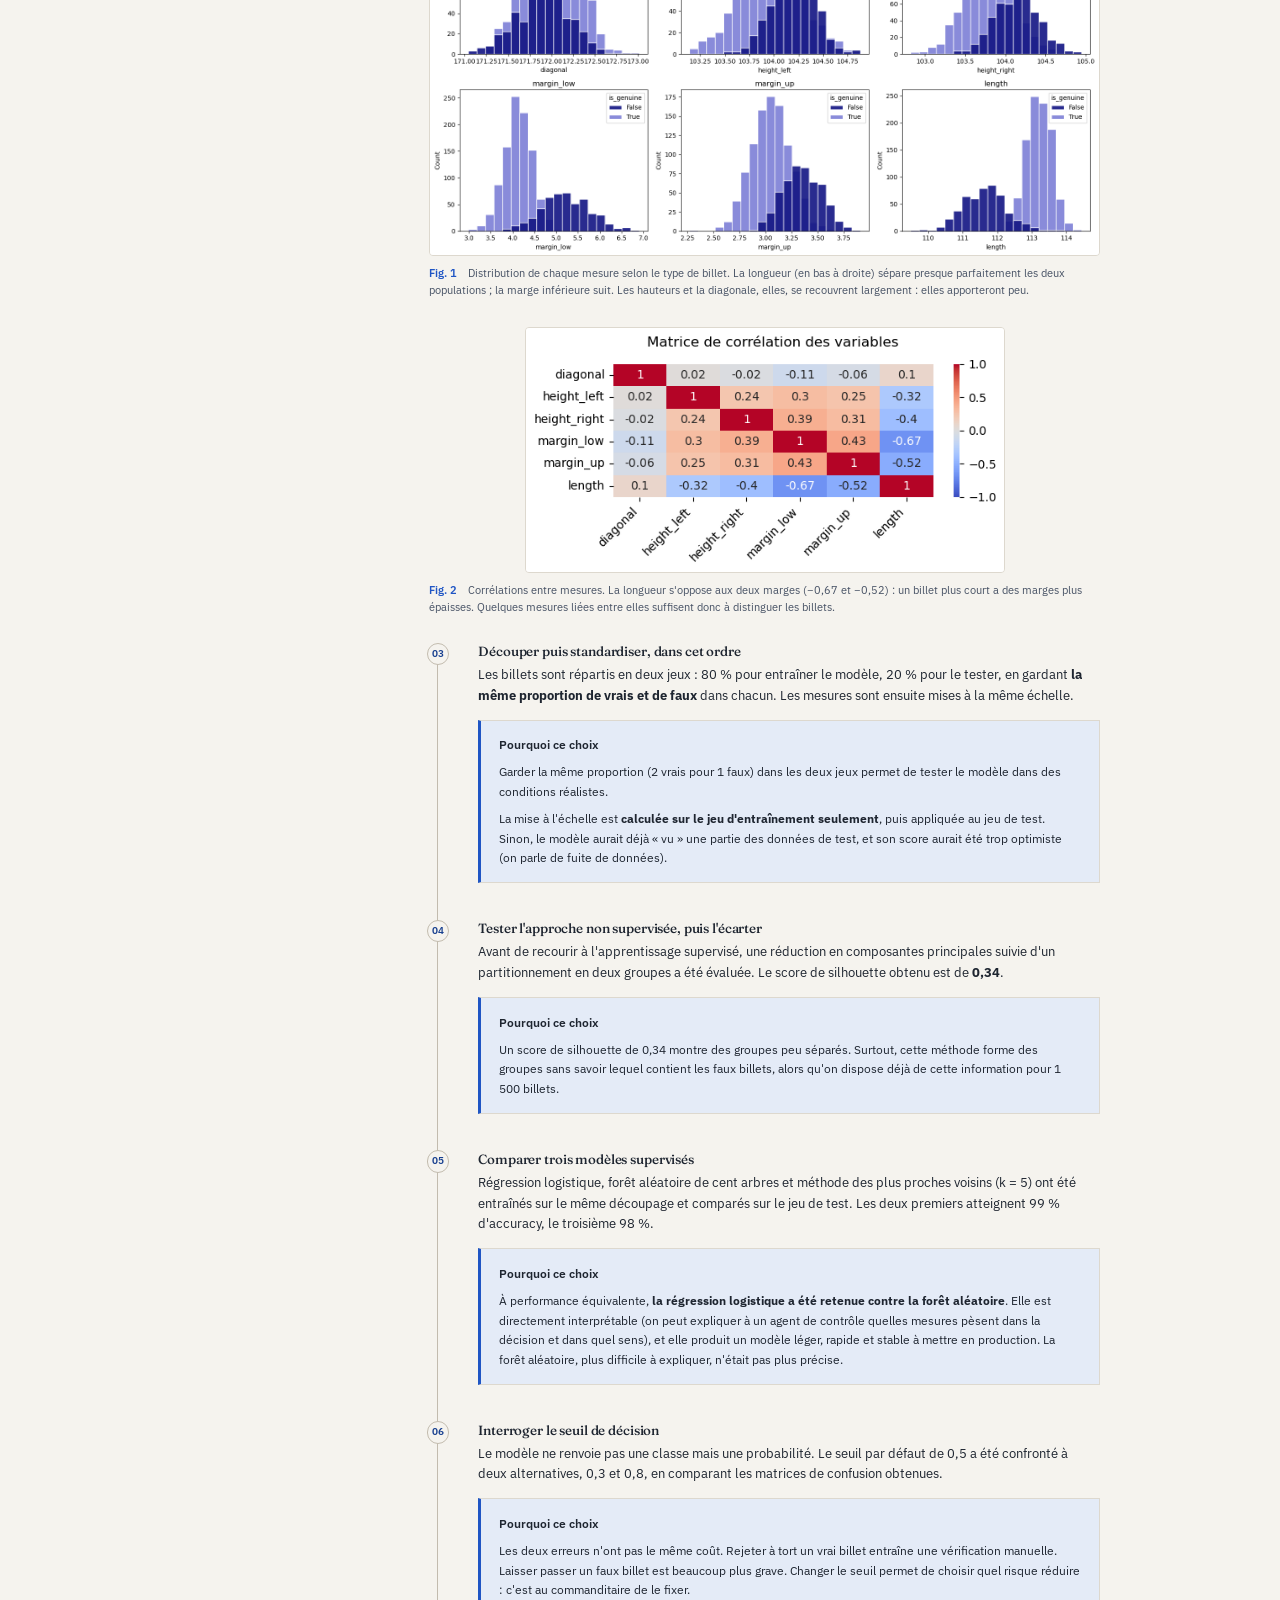
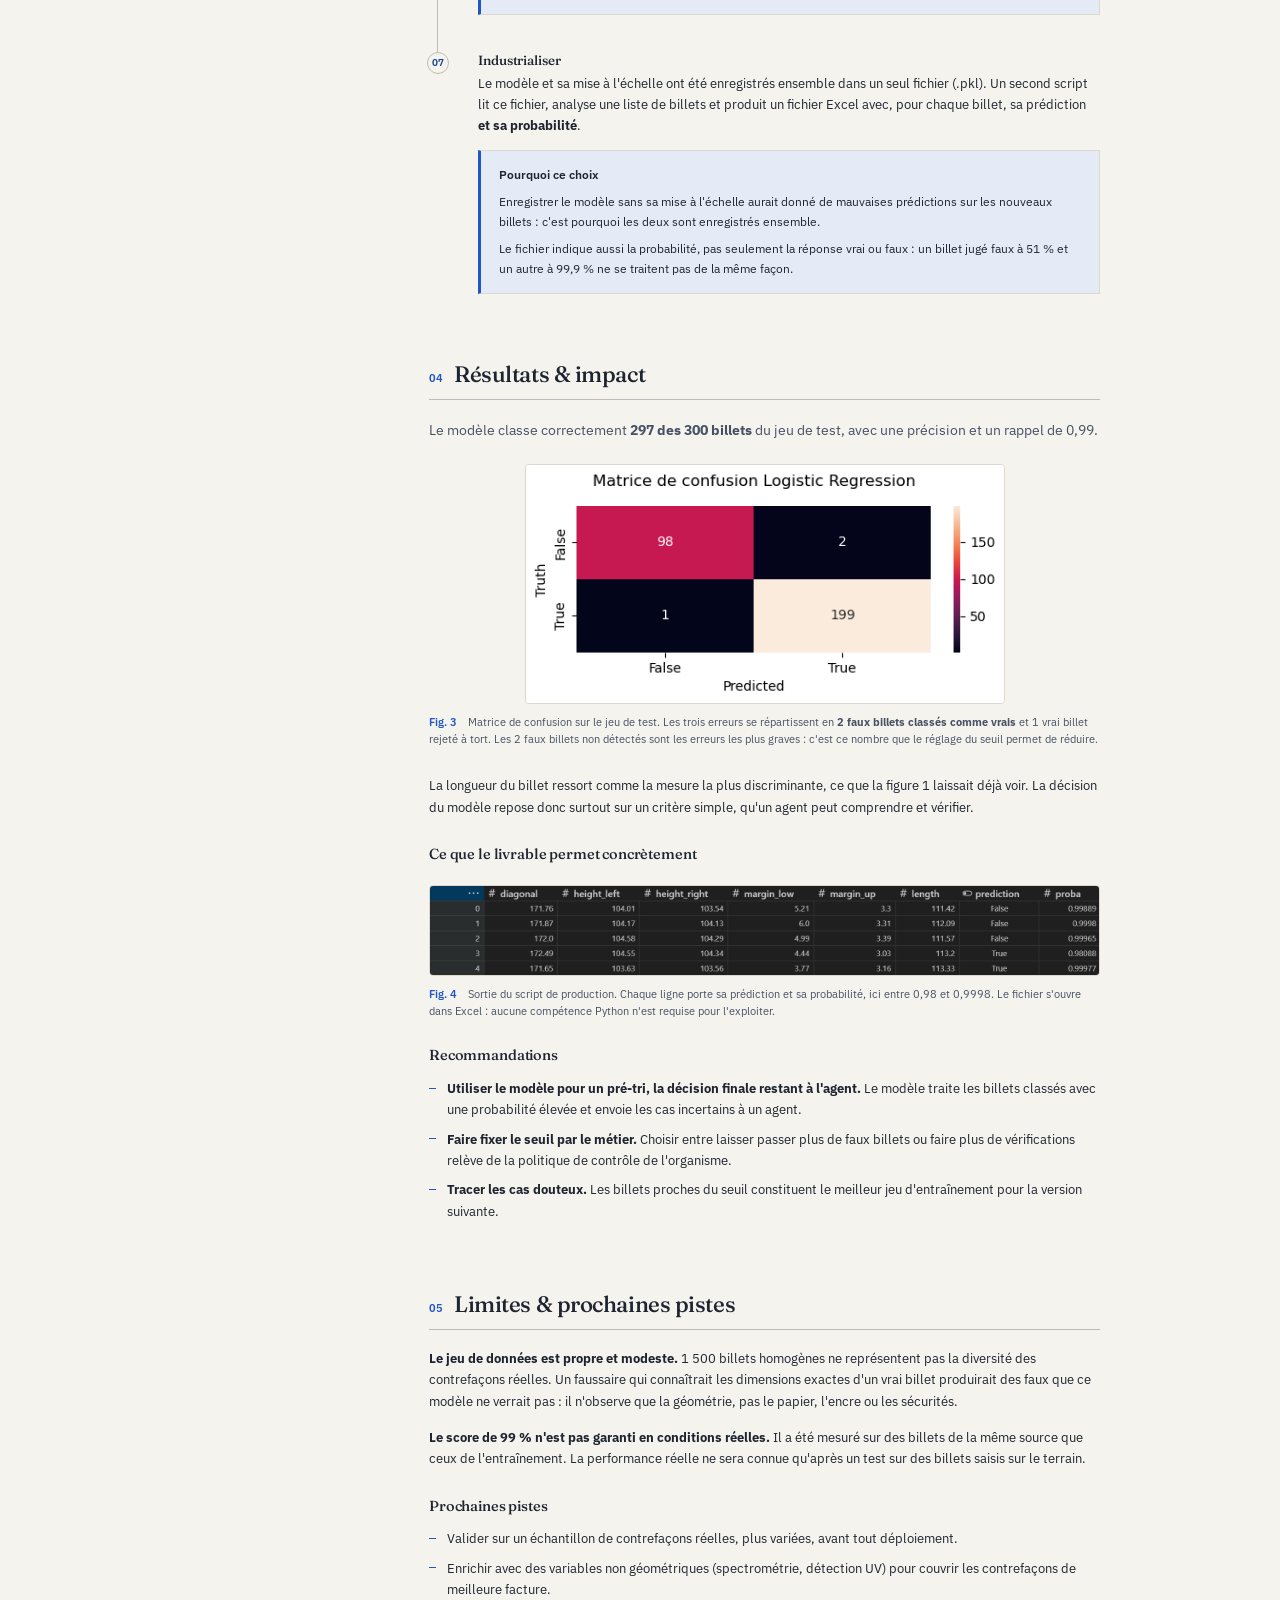
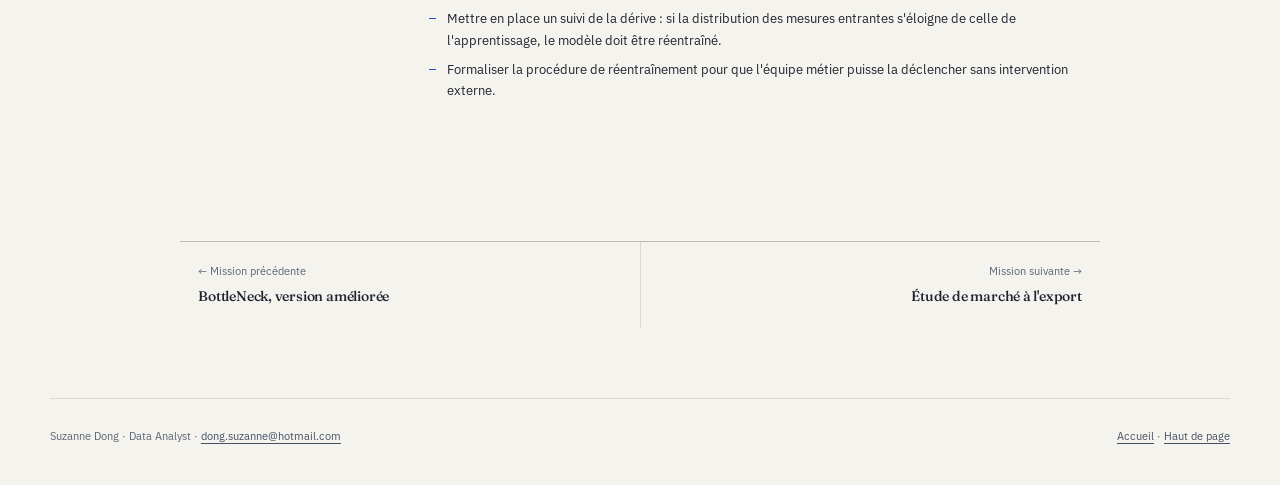
<file: missions/p12-faux-billets.html>
<!doctype html>
<html lang="fr">
<head>
<meta charset="utf-8">
<meta name="viewport" content="width=device-width, initial-scale=1">
<script>try{var t=localStorage.getItem('theme');if(t==='light'||t==='dark')document.documentElement.dataset.theme=t}catch(e){}</script>
<title>Détection de faux billets · Suzanne Dong</title>
<meta name="description" content="Modèle de classification supervisée détectant les faux billets à partir de six mesures géométriques, industrialisé en script de production.">
<link rel="preconnect" href="https://fonts.googleapis.com">
<link rel="preconnect" href="https://fonts.gstatic.com" crossorigin>
<link href="https://fonts.googleapis.com/css2?family=Fraunces:ital,opsz,wght@0,9..144,400..700;1,9..144,400..700&family=IBM+Plex+Sans:ital,wght@0,400;0,500;0,600;1,400&display=swap" rel="stylesheet">
<link rel="stylesheet" href="../assets/css/style.css">
</head>
<body>
<a class="skip" href="#main">Aller au contenu</a>

<header class="site-head">
  <div class="shell head-in">
    <a class="brand" href="../index.html">Suzanne Dong <span>Data Analyst</span></a>
    <nav class="site-nav" aria-label="Navigation principale">
      <!-- <a href="../index.html#phares">Missions phares</a> -->
      <a href="../index.html#competences">Compétences</a>
      <a href="../index.html#missions">Projets</a>
      <a href="../veille.html">Veille</a>
      <a href="../index.html#contact">Contact</a>
    </nav>
  </div>
</header>

<main id="main">

  <section class="m-hero shell">
    <p class="eyebrow">Mission P12 · Machine Learning</p>
    <h1>Fiabiliser le contrôle des faux billets</h1>
    <div class="m-meta">
      <span><b>Mai 2026</b></span>
      <span>Client : <b>ONCFM</b> (Organisation nationale de lutte contre le faux-monnayage)</span>
      <span>Secteur : <b>Sécurité fiduciaire</b></span>
    </div>
    <div class="tags">
      <span class="tag">Python</span><span class="tag">scikit-learn</span>
      <span class="tag">pandas</span><span class="tag">Classification supervisée</span>
      <span class="tag">Mise en production</span>
    </div>
  </section>

  <div class="shell m-grid">

    <aside class="rail">
      <p class="rail-t">Sommaire</p>
      <ol>
        <li><a href="#contexte">Contexte &amp; besoin métier</a></li>
        <li><a href="#donnees">Données</a></li>
        <li><a href="#demarche">Démarche</a></li>
        <li><a href="#resultats">Résultats &amp; impact</a></li>
        <li><a href="#limites">Limites &amp; pistes</a></li>
      </ol>
    </aside>

    <article class="m-body">

      <ul class="kpis">
        <li><span class="kpi-v">99 %</span><span class="kpi-l">d'accuracy sur le jeu de test</span></li>
        <li><span class="kpi-v">3</span><span class="kpi-l">erreurs sur 300 billets testés</span></li>
        <li><span class="kpi-v">1 500</span><span class="kpi-l">billets dans le jeu d'apprentissage</span></li>
      </ul>

      <!-- 01 ─────────────────────────────────────────────────────── -->
      <section class="sec" id="contexte">
        <h2 class="sec-h"><span class="sec-n">01</span> Contexte &amp; besoin métier</h2>
        <p class="lede">
          L'ONCFM contrôle l'authenticité des billets en circulation. Ce contrôle repose
          aujourd'hui sur l'expertise humaine : un agent examine le billet et tranche.
        </p>
        <p>
          Cette méthode est fiable mais lente, difficile à passer à l'échelle, et sa qualité
          dépend de l'expérience de l'agent. La question posée était volontairement ouverte :
          <strong>un algorithme peut-il distinguer un vrai d'un faux billet à partir des seules
          dimensions géométriques</strong>, et si oui, à quel niveau de confiance ?
        </p>
        <p>
          L'objectif est d'aider l'agent avec un pré-tri : le modèle traite les cas évidents, et l'agent se concentre sur les cas douteux. Il fallait donc un outil qu'une équipe non technique puisse utiliser.
        </p>
      </section>

      <!-- 02 ─────────────────────────────────────────────────────── -->
      <section class="sec" id="donnees">
        <h2 class="sec-h"><span class="sec-n">02</span> Données</h2>
        <p>
          Un fichier unique de <strong>1 500 billets</strong>, dont l'authenticité est connue :
          1 000 vrais et 500 faux. Chaque billet est décrit par <strong>six mesures
          géométriques</strong> en millimètres : longueur de la diagonale, hauteur à gauche,
          hauteur à droite, marge inférieure, marge supérieure et longueur.
        </p>

        <h3>Qualité et limites</h3>
        <ul class="bullets">
          <li><strong>37 valeurs manquantes</strong>, toutes concentrées sur la marge inférieure. Aucune autre colonne n'est incomplète.</li>
          <li><strong>Jeu propre et homogène</strong> : c'est la principale limite. Ces billets sont des contrefaçons de laboratoire, pas nécessairement représentatives de ce qui circule réellement.</li>
        </ul>
      </section>

      <!-- 03 ─────────────────────────────────────────────────────── -->
      <section class="sec" id="demarche">
        <h2 class="sec-h"><span class="sec-n">03</span> Démarche</h2>

        <ol class="steps">
          <li>
            <h3>Reconstituer les 37 valeurs manquantes plutôt que les écarter</h3>
            <p>
              Les valeurs absentes de la marge inférieure ont été estimées par régression
              linéaire, en utilisant les cinq autres mesures comme variables explicatives.
              Le modèle est entraîné sur les billets complets, puis appliqué aux billets incomplets.
            </p>
            <div class="why">
              <p class="why-l">Pourquoi ce choix</p>
              <p>
                Supprimer 37 lignes revenait à perdre 2,5 % du jeu : supportable en volume,
                mais rien ne garantissait que ces absences soient réparties au hasard entre
                vrais et faux billets. Les écarter aurait pu introduire un biais silencieux.
              </p>
            </div>
          </li>

          <li>
            <h3>Repérer les mesures qui distinguent vrais et faux billets</h3>
            <p>
              Une matrice de corrélation, puis la distribution de chaque mesure pour les vrais et les faux billets. Ce second graphique montre le mieux quelles mesures séparent les deux groupes.
            </p>
          </li>
        </ol>

        <figure class="fig fig--large">
          <img src="../assets/img/missions/p12-distributions.png"
               alt="Six histogrammes, un par mesure géométrique, superposant la distribution des vrais et des faux billets. La longueur et la marge inférieure séparent nettement les deux populations, les autres se recouvrent largement.">
          <figcaption><span class="fig-n">Fig. 1</span>
            Distribution de chaque mesure selon le type de billet. La longueur (en bas à droite)
            sépare presque parfaitement les deux populations ; la marge inférieure suit. Les
            hauteurs et la diagonale, elles, se recouvrent largement : elles apporteront peu.
          </figcaption>
        </figure>

        <figure class="fig">
          <img src="../assets/img/missions/p12-correlation.png"
               alt="Matrice de corrélation des six mesures géométriques. La longueur est corrélée négativement à la marge inférieure (−0,67) et à la marge supérieure (−0,52).">
          <figcaption><span class="fig-n">Fig. 2</span>
            Corrélations entre mesures. La longueur s'oppose aux deux marges (−0,67 et −0,52) :
            un billet plus court a des marges plus épaisses. Quelques mesures liées entre elles suffisent donc à distinguer les billets.
          </figcaption>
        </figure>

        <ol class="steps" start="3">
          <li>
            <h3>Découper puis standardiser, dans cet ordre</h3>
            <p>
              Les billets sont répartis en deux jeux : 80 % pour entraîner le modèle, 20 % pour le tester, en gardant <strong>la même proportion de vrais et de faux</strong> dans chacun. Les mesures sont ensuite mises à la même échelle.
            </p>
            <div class="why">
              <p class="why-l">Pourquoi ce choix</p>
              <p>
                Garder la même proportion (2 vrais pour 1 faux) dans les deux jeux permet de tester le modèle dans des conditions réalistes.
              </p>
              <p>
                La mise à l'échelle est <strong>calculée sur le jeu d'entraînement seulement</strong>, puis appliquée au jeu de test. Sinon, le modèle aurait déjà « vu » une partie des données de test, et son score aurait été trop optimiste (on parle de fuite de données).
              </p>
            </div>
          </li>

          <li>
            <h3>Tester l'approche non supervisée, puis l'écarter</h3>
            <p>
              Avant de recourir à l'apprentissage supervisé, une réduction en composantes
              principales suivie d'un partitionnement en deux groupes a été évaluée. Le score
              de silhouette obtenu est de <strong>0,34</strong>.
            </p>
            <div class="why">
              <p class="why-l">Pourquoi ce choix</p>
              <p>
                Un score de silhouette de 0,34 montre des groupes peu séparés. Surtout, cette méthode forme des groupes sans savoir lequel contient les faux billets, alors qu'on dispose déjà de cette information pour 1 500 billets.
              </p>
            </div>
          </li>

          <li>
            <h3>Comparer trois modèles supervisés</h3>
            <p>
              Régression logistique, forêt aléatoire de cent arbres et méthode des plus proches
              voisins (k = 5) ont été entraînés sur le même découpage et comparés sur le jeu de
              test. Les deux premiers atteignent 99 % d'accuracy, le troisième 98 %.
            </p>
            <div class="why">
              <p class="why-l">Pourquoi ce choix</p>
              <p>
                À performance équivalente, <strong>la régression logistique a été retenue contre
                la forêt aléatoire</strong>. Elle est directement interprétable (on peut expliquer à un agent de contrôle quelles mesures pèsent dans la décision et dans quel sens), et elle produit un modèle léger, rapide et stable à mettre en production. La forêt aléatoire, plus difficile à expliquer, n'était pas plus précise.
              </p>
            </div>
          </li>

          <li>
            <h3>Interroger le seuil de décision</h3>
            <p>
              Le modèle ne renvoie pas une classe mais une probabilité. Le seuil par défaut de
              0,5 a été confronté à deux alternatives, 0,3 et 0,8, en comparant les matrices de
              confusion obtenues.
            </p>
            <div class="why">
              <p class="why-l">Pourquoi ce choix</p>
              <p>
                Les deux erreurs n'ont pas le même coût. Rejeter à tort un vrai billet entraîne une vérification manuelle. Laisser passer un faux billet est beaucoup plus grave. Changer le seuil permet de choisir quel risque réduire : c'est au commanditaire de le fixer.
              </p>
            </div>
          </li>

          <li>
            <h3>Industrialiser</h3>
            <p>
              Le modèle et sa mise à l'échelle ont été enregistrés ensemble dans un seul fichier (.pkl). Un second script lit ce fichier, analyse une liste de billets et produit un fichier Excel avec, pour chaque billet, sa prédiction <strong>et sa probabilité</strong>.
            </p>
            <div class="why">
              <p class="why-l">Pourquoi ce choix</p>
              <p>
                Enregistrer le modèle sans sa mise à l'échelle aurait donné de mauvaises prédictions sur les nouveaux billets : c'est pourquoi les deux sont enregistrés ensemble.
              </p>
              <p>
                Le fichier indique aussi la probabilité, pas seulement la réponse vrai ou faux : un billet jugé faux à 51 % et un autre à 99,9 % ne se traitent pas de la même façon.
              </p>
            </div>
          </li>
        </ol>
      </section>

      <!-- 04 ─────────────────────────────────────────────────────── -->
      <section class="sec" id="resultats">
        <h2 class="sec-h"><span class="sec-n">04</span> Résultats &amp; impact</h2>
        <p class="lede">
          Le modèle classe correctement <strong>297 des 300 billets</strong> du jeu de test, avec
          une précision et un rappel de 0,99.
        </p>

        <figure class="fig">
          <img src="../assets/img/missions/p12-confusion.png"
               alt="Matrice de confusion de la régression logistique : 98 faux billets correctement identifiés, 2 faux classés vrais, 1 vrai classé faux, 199 vrais correctement identifiés.">
          <figcaption><span class="fig-n">Fig. 3</span>
            Matrice de confusion sur le jeu de test. Les trois erreurs se répartissent en
            <strong>2 faux billets classés comme vrais</strong> et 1 vrai billet rejeté à tort.
            Les 2 faux billets non détectés sont les erreurs les plus graves : c'est ce nombre que le réglage du seuil permet de réduire.
          </figcaption>
        </figure>

        <p>
          La longueur du billet ressort comme la mesure la plus discriminante, ce que la
          figure 1 laissait déjà voir. La décision du modèle repose donc surtout sur un critère simple, qu'un agent peut comprendre et vérifier.
        </p>

        <h3>Ce que le livrable permet concrètement</h3>
        <figure class="fig fig--large">
          <img src="../assets/img/missions/p12-production.png"
               alt="Extrait du fichier Excel produit par le script de production : les six mesures de chaque billet, suivies de la colonne prediction (vrai ou faux) et de la colonne proba indiquant la confiance du modèle.">
          <figcaption><span class="fig-n">Fig. 4</span>
            Sortie du script de production. Chaque ligne porte sa prédiction et sa probabilité, ici entre 0,98 et 0,9998. Le fichier s'ouvre dans Excel : aucune compétence Python
            n'est requise pour l'exploiter.
          </figcaption>
        </figure>

        <h3>Recommandations</h3>
        <ul class="bullets">
          <li><strong>Utiliser le modèle pour un pré-tri, la décision finale restant à l'agent.</strong> Le modèle traite les billets classés avec une probabilité élevée et envoie les cas incertains à un agent.</li>
          <li><strong>Faire fixer le seuil par le métier.</strong> Choisir entre laisser passer plus de faux billets ou faire plus de vérifications relève de la politique de contrôle de l'organisme.</li>
          <li><strong>Tracer les cas douteux.</strong> Les billets proches du seuil constituent le meilleur jeu d'entraînement pour la version suivante.</li>
        </ul>
      </section>

      <!-- 05 ─────────────────────────────────────────────────────── -->
      <section class="sec" id="limites">
        <h2 class="sec-h"><span class="sec-n">05</span> Limites &amp; prochaines pistes</h2>
        <p>
          <strong>Le jeu de données est propre et modeste.</strong> 1 500 billets homogènes ne
          représentent pas la diversité des contrefaçons réelles. Un faussaire qui connaîtrait
          les dimensions exactes d'un vrai billet produirait des faux que ce modèle ne verrait pas : il n'observe que la géométrie, pas le papier, l'encre ou les sécurités.
        </p>
        <p>
          <strong>Le score de 99 % n'est pas garanti en conditions réelles.</strong> Il a été mesuré sur des billets de la même source que ceux de l'entraînement. La performance réelle ne sera connue qu'après un test sur des billets saisis sur le terrain.
        </p>

        <h3>Prochaines pistes</h3>
        <ul class="bullets">
          <li>Valider sur un échantillon de contrefaçons réelles, plus variées, avant tout déploiement.</li>
          <li>Enrichir avec des variables non géométriques (spectrométrie, détection UV) pour couvrir les contrefaçons de meilleure facture.</li>
          <li>Mettre en place un suivi de la dérive : si la distribution des mesures entrantes s'éloigne de celle de l'apprentissage, le modèle doit être réentraîné.</li>
          <li>Formaliser la procédure de réentraînement pour que l'équipe métier puisse la déclencher sans intervention externe.</li>
        </ul>
      </section>

    </article>
  </div>

  <nav class="shell m-nav" aria-label="Navigation entre les missions">
    <a href="p13-bottleneck-ameliore.html"><span>← Mission précédente</span><strong>BottleNeck, version améliorée</strong></a>
    <a class="nx" href="p11-etude-marche-export.html"><span>Mission suivante →</span><strong>Étude de marché à l'export</strong></a>
  </nav>

</main>

<footer class="site-foot shell">
  <span>Suzanne Dong · Data Analyst · <a href="mailto:dong.suzanne@hotmail.com">dong.suzanne@hotmail.com</a></span>
  <span><a href="../index.html">Accueil</a> · <a href="#main">Haut de page</a></span>
</footer>

<script src="../assets/js/main.js"></script>
</body>
</html>
</file>
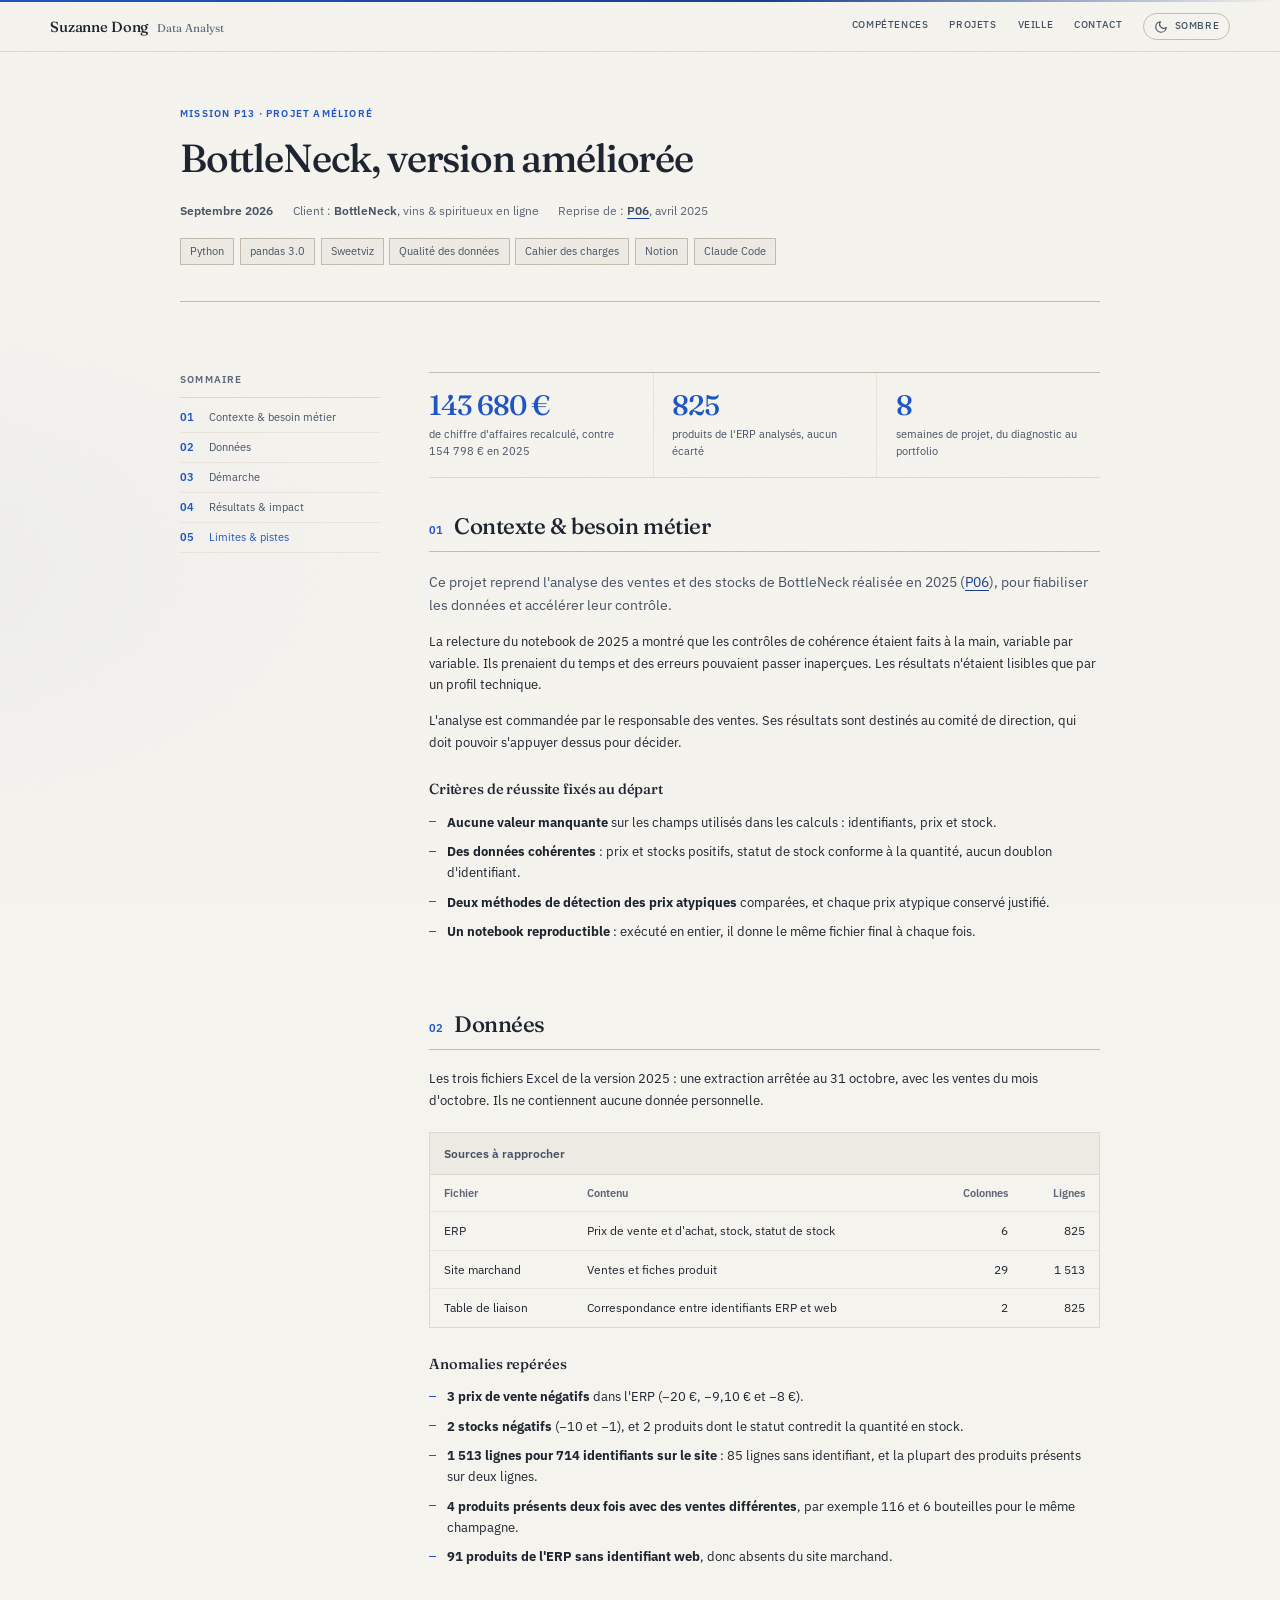
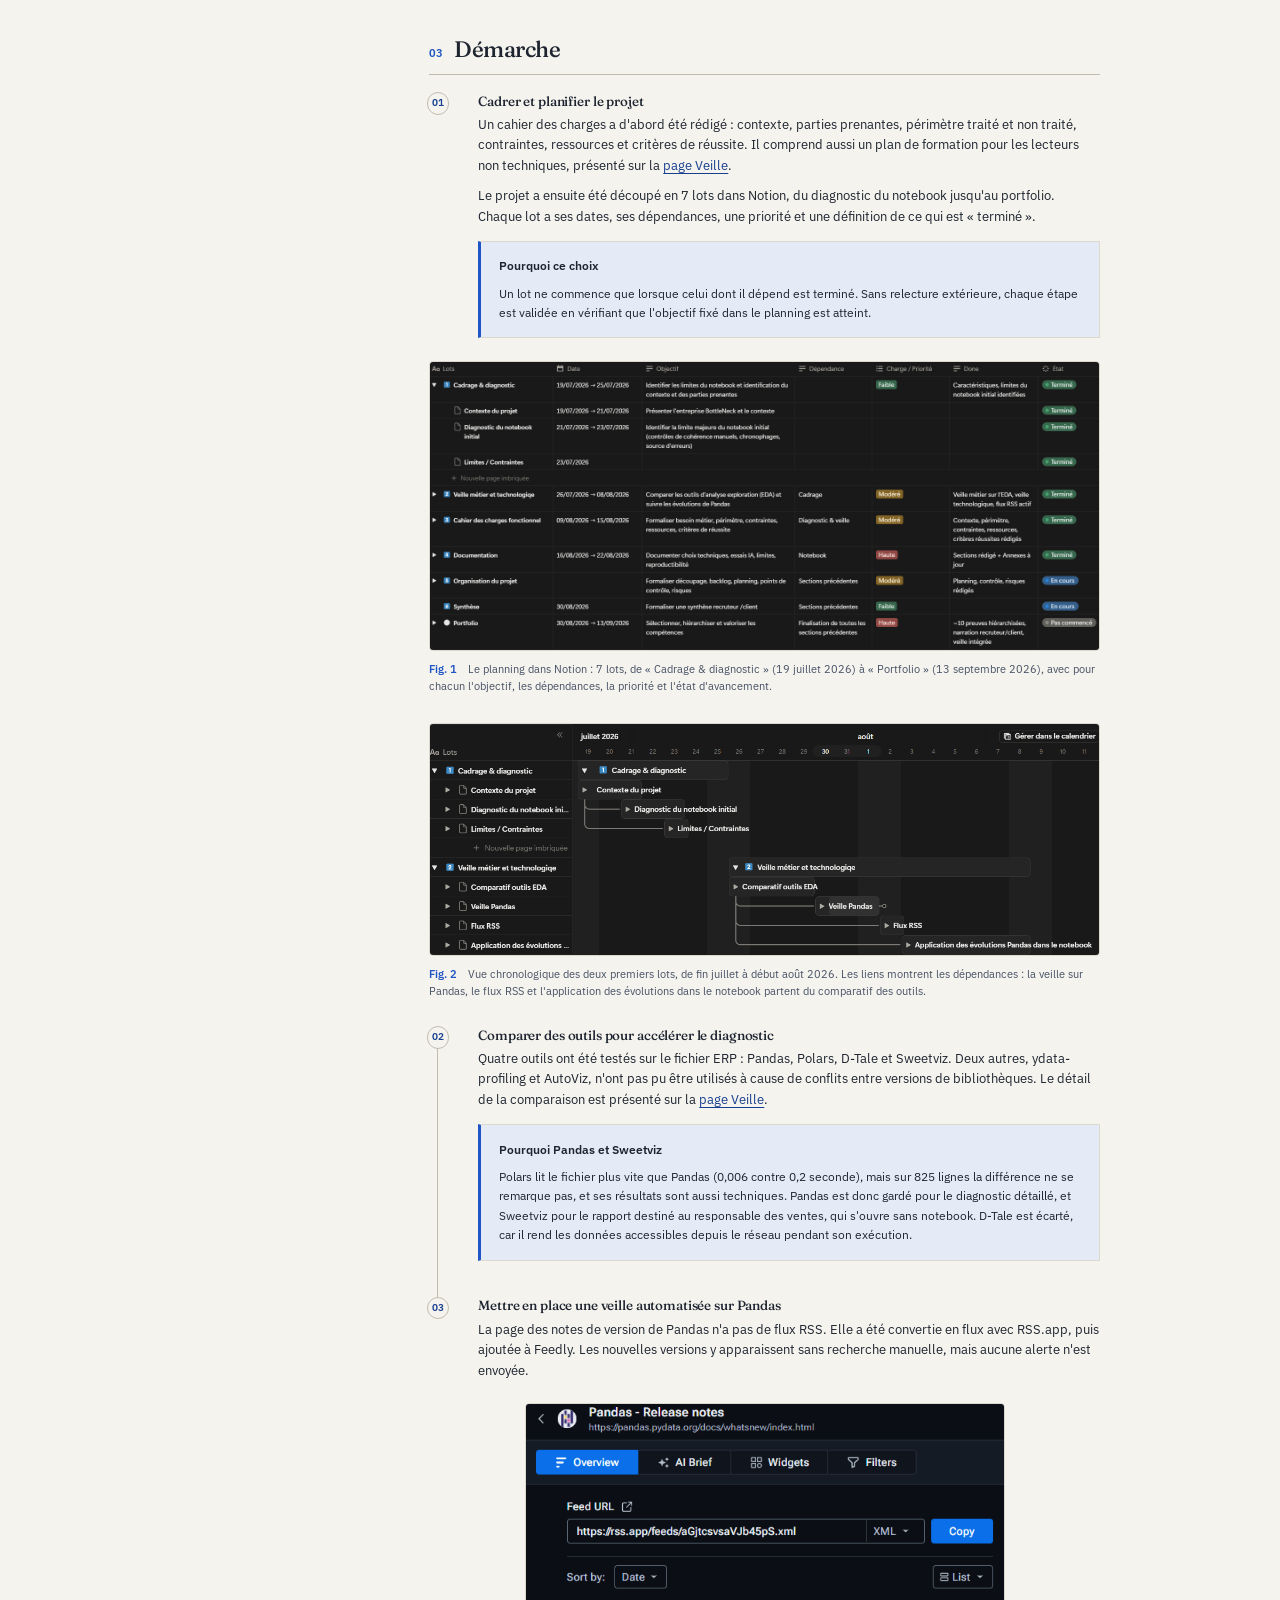
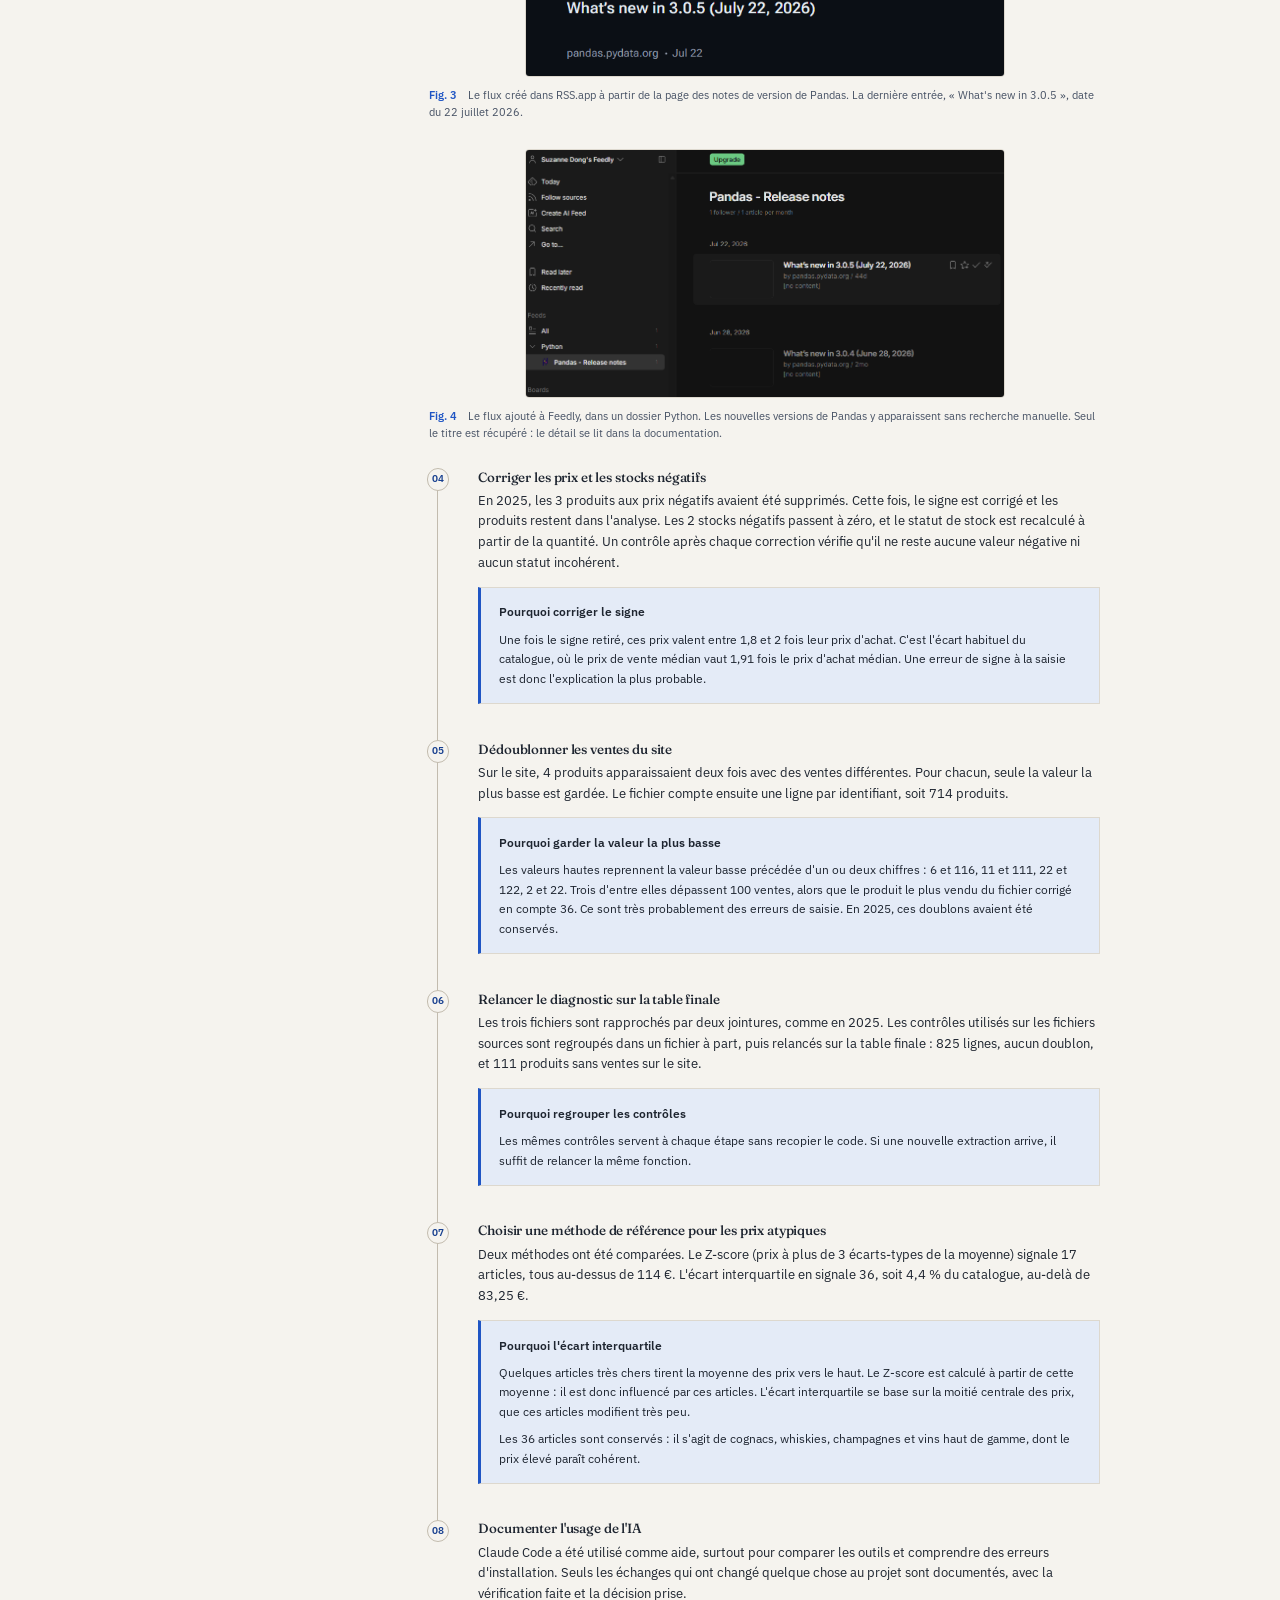
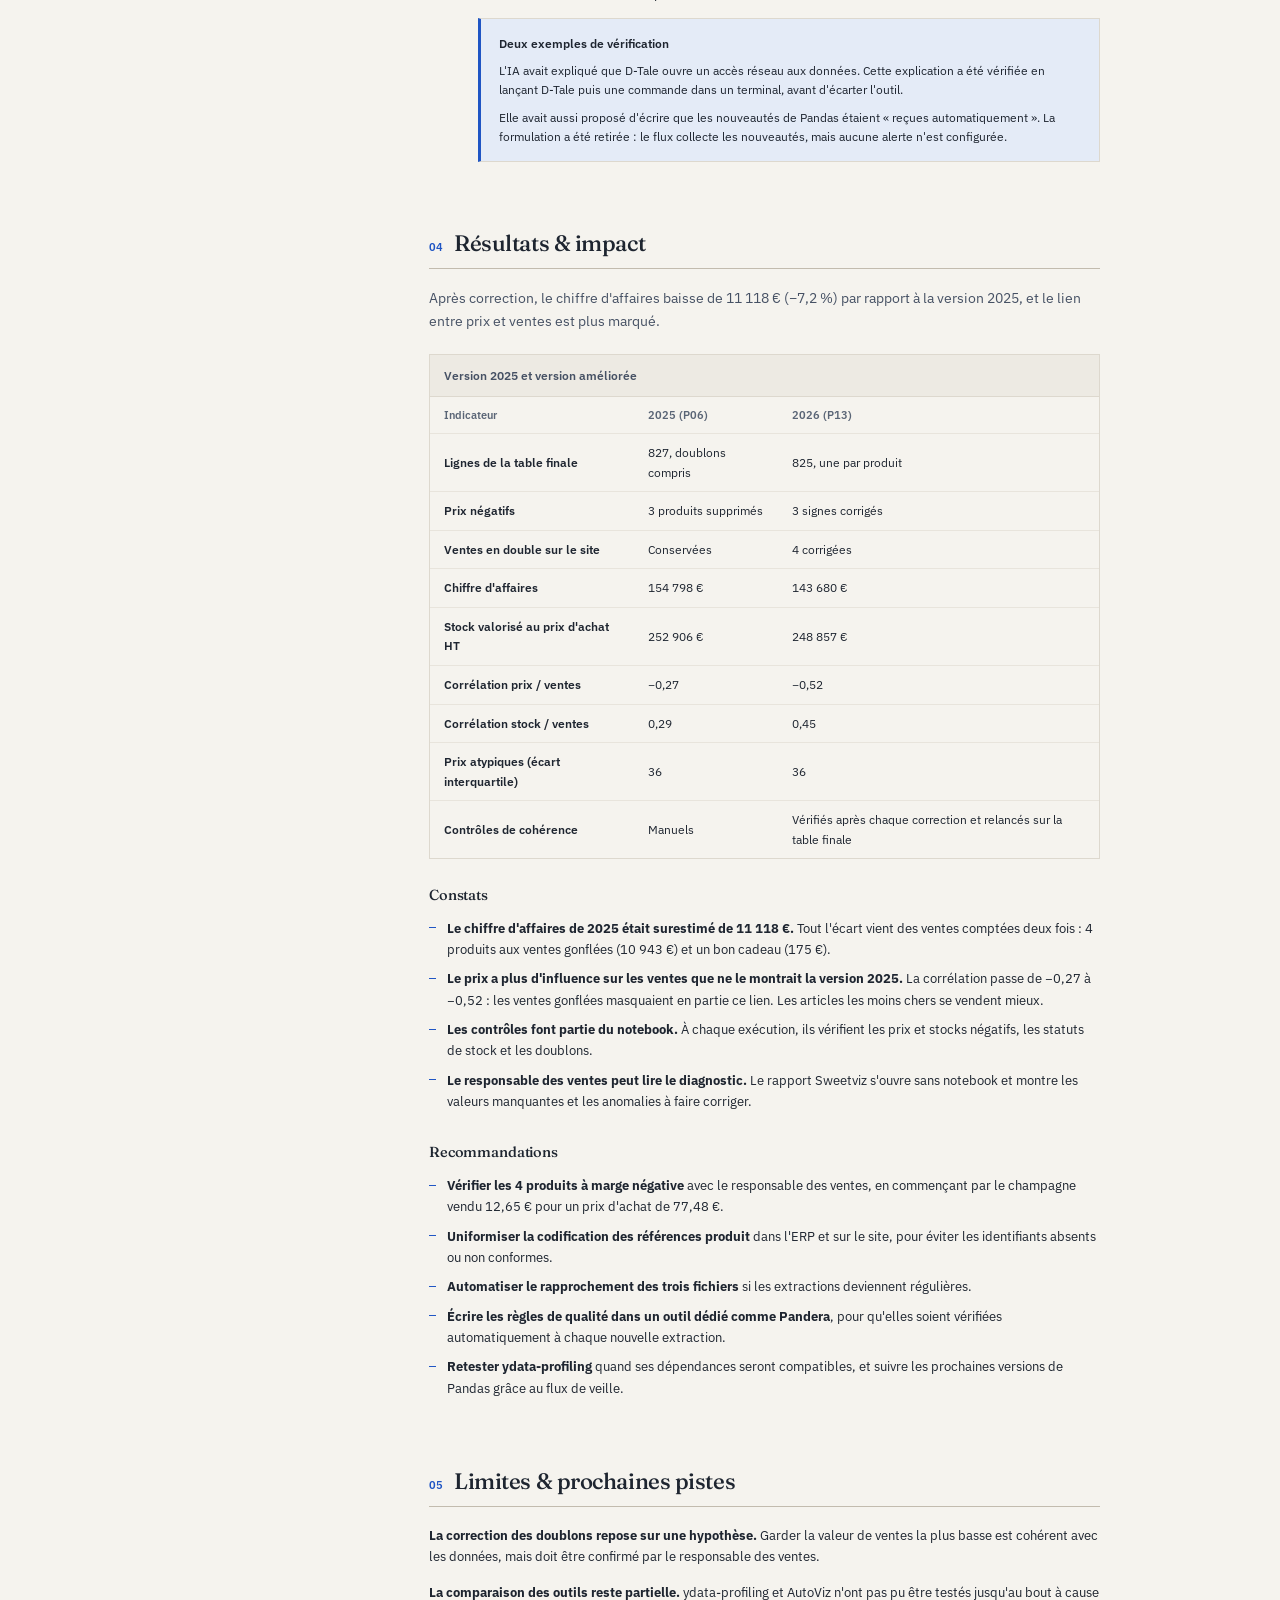
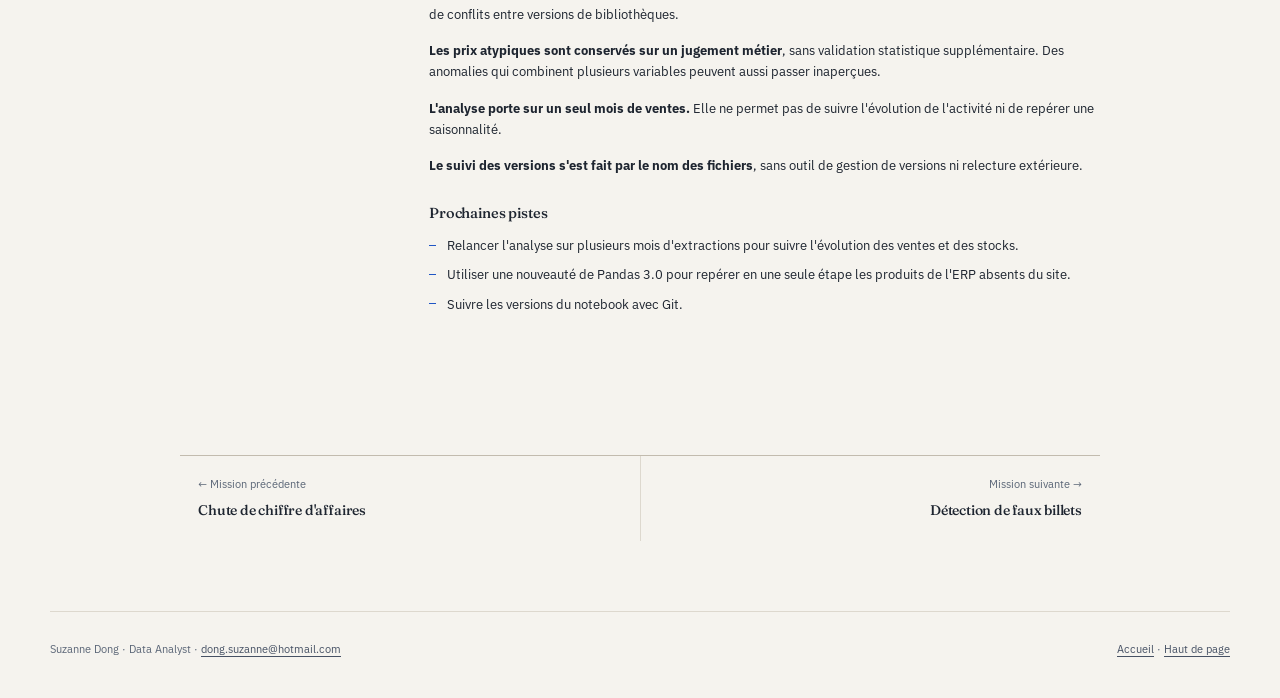
<file: missions/p13-bottleneck-ameliore.html>
<!doctype html>
<html lang="fr">
<head>
<meta charset="utf-8">
<meta name="viewport" content="width=device-width, initial-scale=1">
<script>try{var t=localStorage.getItem('theme');if(t==='light'||t==='dark')document.documentElement.dataset.theme=t}catch(e){}</script>
<title>BottleNeck, version améliorée · Suzanne Dong</title>
<meta name="description" content="Reprise en 2026 de l'analyse des ventes et des stocks de BottleNeck : cahier des charges, planning, outils d'analyse exploratoire comparés, anomalies corrigées et chiffres recalculés.">
<link rel="preconnect" href="https://fonts.googleapis.com">
<link rel="preconnect" href="https://fonts.gstatic.com" crossorigin>
<link href="https://fonts.googleapis.com/css2?family=Fraunces:ital,opsz,wght@0,9..144,400..700;1,9..144,400..700&family=IBM+Plex+Sans:ital,wght@0,400;0,500;0,600;1,400&display=swap" rel="stylesheet">
<link rel="stylesheet" href="../assets/css/style.css">
</head>
<body>
<a class="skip" href="#main">Aller au contenu</a>

<header class="site-head">
  <div class="shell head-in">
    <a class="brand" href="../index.html">Suzanne Dong <span>Data Analyst</span></a>
    <nav class="site-nav" aria-label="Navigation principale">
      <!-- <a href="../index.html#phares">Missions phares</a> -->
      <a href="../index.html#competences">Compétences</a>
      <a href="../index.html#missions">Projets</a>
      <a href="../veille.html">Veille</a>
      <a href="../index.html#contact">Contact</a>
    </nav>
  </div>
</header>

<main id="main">

  <section class="m-hero shell">
    <p class="eyebrow">Mission P13 · Projet amélioré</p>
    <h1>BottleNeck, version améliorée</h1>
    <div class="m-meta">
      <span><b>Septembre 2026</b></span>
      <span>Client : <b>BottleNeck</b>, vins &amp; spiritueux en ligne</span>
      <span>Reprise de : <a href="p06-bottleneck.html"><b>P06</b></a>, avril 2025</span>
    </div>
    <div class="tags">
      <span class="tag">Python</span><span class="tag">pandas 3.0</span>
      <span class="tag">Sweetviz</span><span class="tag">Qualité des données</span>
      <span class="tag">Cahier des charges</span><span class="tag">Notion</span>
      <span class="tag">Claude Code</span>
    </div>
  </section>

  <div class="shell m-grid">

    <aside class="rail">
      <p class="rail-t">Sommaire</p>
      <ol>
        <li><a href="#contexte">Contexte &amp; besoin métier</a></li>
        <li><a href="#donnees">Données</a></li>
        <li><a href="#demarche">Démarche</a></li>
        <li><a href="#resultats">Résultats &amp; impact</a></li>
        <li><a href="#limites">Limites &amp; pistes</a></li>
      </ol>
    </aside>

    <article class="m-body">

      <ul class="kpis">
        <li><span class="kpi-v">143 680 €</span><span class="kpi-l">de chiffre d'affaires recalculé, contre 154 798 € en 2025</span></li>
        <li><span class="kpi-v">825</span><span class="kpi-l">produits de l'ERP analysés, aucun écarté</span></li>
        <li><span class="kpi-v">8</span><span class="kpi-l">semaines de projet, du diagnostic au portfolio</span></li>
      </ul>

      <!-- 01 -->
      <section class="sec" id="contexte">
        <h2 class="sec-h"><span class="sec-n">01</span> Contexte &amp; besoin métier</h2>
        <p class="lede">
          Ce projet reprend l'analyse des ventes et des stocks de BottleNeck réalisée en 2025
          (<a href="p06-bottleneck.html">P06</a>), pour fiabiliser les données et accélérer leur contrôle.
        </p>
        <p>
          La relecture du notebook de 2025 a montré que les contrôles de cohérence étaient faits à la main, variable par variable. Ils prenaient du temps et des erreurs pouvaient passer inaperçues. Les résultats n'étaient lisibles que par un profil technique.
        </p>
        <p>
          L'analyse est commandée par le responsable des ventes. Ses résultats sont destinés au comité de
          direction, qui doit pouvoir s'appuyer dessus pour décider.
        </p>

        <h3>Critères de réussite fixés au départ</h3>
        <ul class="bullets">
          <li><strong>Aucune valeur manquante</strong> sur les champs utilisés dans les calculs : identifiants, prix et stock.</li>
          <li><strong>Des données cohérentes</strong> : prix et stocks positifs, statut de stock conforme à la quantité, aucun doublon d'identifiant.</li>
          <li><strong>Deux méthodes de détection des prix atypiques</strong> comparées, et chaque prix atypique conservé justifié.</li>
          <li><strong>Un notebook reproductible</strong> : exécuté en entier, il donne le même fichier final à chaque fois.</li>
        </ul>
      </section>

      <!-- 02 -->
      <section class="sec" id="donnees">
        <h2 class="sec-h"><span class="sec-n">02</span> Données</h2>
        <p>
          Les trois fichiers Excel de la version 2025 : une extraction arrêtée au 31 octobre, avec les
          ventes du mois d'octobre. Ils ne contiennent aucune donnée personnelle.
        </p>
        <div class="dtable">
          <table>
            <caption>Sources à rapprocher</caption>
            <thead>
              <tr><th scope="col">Fichier</th><th scope="col">Contenu</th><th scope="col" class="num">Colonnes</th><th scope="col" class="num">Lignes</th></tr>
            </thead>
            <tbody>
              <tr><td>ERP</td><td>Prix de vente et d'achat, stock, statut de stock</td><td class="num">6</td><td class="num">825</td></tr>
              <tr><td>Site marchand</td><td>Ventes et fiches produit</td><td class="num">29</td><td class="num">1 513</td></tr>
              <tr><td>Table de liaison</td><td>Correspondance entre identifiants ERP et web</td><td class="num">2</td><td class="num">825</td></tr>
            </tbody>
          </table>
        </div>

        <h3>Anomalies repérées</h3>
        <ul class="bullets">
          <li><strong>3 prix de vente négatifs</strong> dans l'ERP (−20 €, −9,10 € et −8 €).</li>
          <li><strong>2 stocks négatifs</strong> (−10 et −1), et 2 produits dont le statut contredit la quantité en stock.</li>
          <li><strong>1 513 lignes pour 714 identifiants sur le site</strong> : 85 lignes sans identifiant, et la plupart des produits présents sur deux lignes.</li>
          <li><strong>4 produits présents deux fois avec des ventes différentes</strong>, par exemple 116 et 6 bouteilles pour le même champagne.</li>
          <li><strong>91 produits de l'ERP sans identifiant web</strong>, donc absents du site marchand.</li>
        </ul>
      </section>

      <!-- 03 -->
      <section class="sec" id="demarche">
        <h2 class="sec-h"><span class="sec-n">03</span> Démarche</h2>

        <ol class="steps">
          <li>
            <h3>Cadrer et planifier le projet</h3>
            <p>
              Un cahier des charges a d'abord été rédigé : contexte, parties prenantes, périmètre traité et
              non traité, contraintes, ressources et critères de réussite. Il comprend aussi un plan de
              formation pour les lecteurs non techniques, présenté sur la
              <a href="../veille.html#formation">page Veille</a>.
            </p>
            <p>
              Le projet a ensuite été découpé en 7 lots dans Notion, du diagnostic du notebook jusqu'au
              portfolio. Chaque lot a ses dates, ses dépendances, une priorité et une définition de ce qui
              est « terminé ».
            </p>
            <div class="why">
              <p class="why-l">Pourquoi ce choix</p>
              <p>
                Un lot ne commence que lorsque celui dont il dépend est terminé. Sans relecture extérieure,
                chaque étape est validée en vérifiant que l'objectif fixé dans le planning est atteint.
              </p>
            </div>
          </li>
        </ol>

        <figure class="fig fig--large">
          <img src="../assets/img/missions/p13-planning-lots.png"
               alt="Tableau Notion des lots du projet avec leurs dates, objectifs, dépendances, charge, critères de fin et état : Cadrage et diagnostic, Veille métier et technologique, Cahier des charges fonctionnel, Documentation, Organisation du projet, Synthèse et Portfolio.">
          <figcaption><span class="fig-n">Fig. 1</span>
            Le planning dans Notion : 7 lots, de « Cadrage &amp; diagnostic » (19 juillet 2026) à
            « Portfolio » (13 septembre 2026), avec pour chacun l'objectif, les dépendances, la priorité
            et l'état d'avancement.
          </figcaption>
        </figure>

        <figure class="fig fig--large">
          <img src="../assets/img/missions/p13-planning-chronologie.png"
               alt="Vue chronologique Notion de juillet à août 2026 : le lot Cadrage et diagnostic et ses trois tâches, puis le lot Veille métier et technologique, dont les tâches Veille Pandas, Flux RSS et Application des évolutions Pandas dépendent du Comparatif outils EDA.">
          <figcaption><span class="fig-n">Fig. 2</span>
            Vue chronologique des deux premiers lots, de fin juillet à début août 2026. Les liens montrent
            les dépendances : la veille sur Pandas, le flux RSS et l'application des évolutions dans le
            notebook partent du comparatif des outils.
          </figcaption>
        </figure>

        <ol class="steps" start="2">
          <li>
            <h3>Comparer des outils pour accélérer le diagnostic</h3>
            <p>
              Quatre outils ont été testés sur le fichier ERP : Pandas, Polars, D-Tale et Sweetviz. Deux
              autres, ydata-profiling et AutoViz, n'ont pas pu être utilisés à cause de conflits entre
              versions de bibliothèques. Le détail de la comparaison est présenté sur la
              <a href="../veille.html#metier">page Veille</a>.
            </p>
            <div class="why">
              <p class="why-l">Pourquoi Pandas et Sweetviz</p>
              <p>
                Polars lit le fichier plus vite que Pandas (0,006 contre 0,2 seconde), mais sur 825 lignes la différence ne se remarque pas, et ses résultats sont aussi techniques. Pandas est donc gardé pour le diagnostic détaillé, et Sweetviz pour le rapport destiné au responsable des ventes, qui s'ouvre sans notebook. D-Tale est écarté, car il rend les données accessibles depuis le réseau pendant son exécution.
              </p>
            </div>
          </li>

          <li>
            <h3>Mettre en place une veille automatisée sur Pandas</h3>
            <p>
              La page des notes de version de Pandas n'a pas de flux RSS. Elle a été convertie en flux avec
              RSS.app, puis ajoutée à Feedly. Les nouvelles versions y apparaissent sans recherche manuelle,
              mais aucune alerte n'est envoyée.
            </p>
          </li>
        </ol>

        <figure class="fig">
          <img src="../assets/img/veille-rss-app.png"
               alt="Page RSS.app du flux « Pandas - Release notes » créé à partir de pandas.pydata.org/docs/whatsnew, avec l'adresse du flux et la dernière entrée « What's new in 3.0.5 (July 22, 2026) ».">
          <figcaption><span class="fig-n">Fig. 3</span>
            Le flux créé dans RSS.app à partir de la page des notes de version de Pandas. La dernière
            entrée, « What's new in 3.0.5 », date du 22 juillet 2026.
          </figcaption>
        </figure>

        <figure class="fig">
          <img src="../assets/img/veille-feedly.png"
               alt="Feedly avec le flux « Pandas - Release notes » rangé dans un dossier Python, affichant les entrées « What's new in 3.0.5 » du 22 juillet 2026 et « What's new in 3.0.4 » du 28 juin 2026.">
          <figcaption><span class="fig-n">Fig. 4</span>
            Le flux ajouté à Feedly, dans un dossier Python. Les nouvelles versions de Pandas y
            apparaissent sans recherche manuelle. Seul le titre est récupéré : le détail se lit dans la
            documentation.
          </figcaption>
        </figure>

        <ol class="steps" start="4">
          <li>
            <h3>Corriger les prix et les stocks négatifs</h3>
            <p>
              En 2025, les 3 produits aux prix négatifs avaient été supprimés. Cette fois, le signe est corrigé et
              les produits restent dans l'analyse. Les 2 stocks négatifs passent à zéro, et le statut de
              stock est recalculé à partir de la quantité. Un contrôle après chaque correction vérifie qu'il
              ne reste aucune valeur négative ni aucun statut incohérent.
            </p>
            <div class="why">
              <p class="why-l">Pourquoi corriger le signe</p>
              <p>
                Une fois le signe retiré, ces prix valent entre 1,8 et 2 fois leur prix d'achat. C'est
                l'écart habituel du catalogue, où le prix de vente médian vaut 1,91 fois le prix d'achat
                médian. Une erreur de signe à la saisie est donc l'explication la plus probable.
              </p>
            </div>
          </li>

          <li>
            <h3>Dédoublonner les ventes du site</h3>
            <p>
              Sur le site, 4 produits apparaissaient deux fois avec des ventes différentes. Pour chacun,
              seule la valeur la plus basse est gardée. Le fichier compte ensuite une ligne par identifiant,
              soit 714 produits.
            </p>
            <div class="why">
              <p class="why-l">Pourquoi garder la valeur la plus basse</p>
              <p>
                Les valeurs hautes reprennent la valeur basse précédée d'un ou deux chiffres : 6 et 116,
                11 et 111, 22 et 122, 2 et 22. Trois d'entre elles dépassent 100 ventes, alors que le produit
                le plus vendu du fichier corrigé en compte 36. Ce sont très probablement des erreurs de
                saisie. En 2025, ces doublons avaient été conservés.
              </p>
            </div>
          </li>

          <li>
            <h3>Relancer le diagnostic sur la table finale</h3>
            <p>
              Les trois fichiers sont rapprochés par deux jointures, comme en 2025. Les contrôles utilisés sur les fichiers sources sont regroupés dans un fichier à part, puis relancés sur la table finale :
              825 lignes, aucun doublon, et 111 produits sans ventes sur le site.
            </p>
            <div class="why">
              <p class="why-l">Pourquoi regrouper les contrôles</p>
              <p>
                Les mêmes contrôles servent à chaque étape sans recopier le code. Si une nouvelle extraction
                arrive, il suffit de relancer la même fonction.
              </p>
            </div>
          </li>

          <li>
            <h3>Choisir une méthode de référence pour les prix atypiques</h3>
            <p>
              Deux méthodes ont été comparées. Le Z-score (prix à plus de 3 écarts-types de la moyenne)
              signale 17 articles, tous au-dessus de 114 €. L'écart interquartile en signale 36, soit 4,4 %
              du catalogue, au-delà de 83,25 €.
            </p>
            <div class="why">
              <p class="why-l">Pourquoi l'écart interquartile</p>
              <p>
                Quelques articles très chers tirent la moyenne des prix vers le haut. Le Z-score est calculé à partir de cette moyenne : il est donc influencé par ces articles. L'écart interquartile se base sur la moitié centrale des prix, que ces articles modifient très peu.
              </p>
              <p>
                Les 36 articles sont conservés : il s'agit de cognacs, whiskies, champagnes et vins haut de
                gamme, dont le prix élevé paraît cohérent.
              </p>
            </div>
          </li>

          <li>
            <h3>Documenter l'usage de l'IA</h3>
            <p>
              Claude Code a été utilisé comme aide, surtout pour comparer les outils et comprendre des erreurs d'installation. Seuls les échanges qui ont changé quelque chose au projet sont documentés, avec la vérification faite et la décision prise.
            </p>
            <div class="why">
              <p class="why-l">Deux exemples de vérification</p>
              <p>
                L'IA avait expliqué que D-Tale ouvre un accès réseau aux données. Cette explication a été
                vérifiée en lançant D-Tale puis une commande dans un terminal, avant d'écarter l'outil.
              </p>
              <p>
                Elle avait aussi proposé d'écrire que les nouveautés de Pandas étaient « reçues
                automatiquement ». La formulation a été retirée : le flux collecte les nouveautés, mais
                aucune alerte n'est configurée.
              </p>
            </div>
          </li>
        </ol>
      </section>

      <!-- 04 -->
      <section class="sec" id="resultats">
        <h2 class="sec-h"><span class="sec-n">04</span> Résultats &amp; impact</h2>
        <p class="lede">
          Après correction, le chiffre d'affaires baisse de 11 118 € (−7,2 %) par rapport à la version 2025, et le lien entre prix et ventes est plus marqué.
        </p>

        <div class="dtable">
          <table>
            <caption>Version 2025 et version améliorée</caption>
            <thead>
              <tr><th scope="col">Indicateur</th><th scope="col">2025 (P06)</th><th scope="col">2026 (P13)</th></tr>
            </thead>
            <tbody>
              <tr><th scope="row">Lignes de la table finale</th><td>827, doublons compris</td><td>825, une par produit</td></tr>
              <tr><th scope="row">Prix négatifs</th><td>3 produits supprimés</td><td>3 signes corrigés</td></tr>
              <tr><th scope="row">Ventes en double sur le site</th><td>Conservées</td><td>4 corrigées</td></tr>
              <tr><th scope="row">Chiffre d'affaires</th><td>154 798 €</td><td>143 680 €</td></tr>
              <tr><th scope="row">Stock valorisé au prix d'achat HT</th><td>252 906 €</td><td>248 857 €</td></tr>
              <tr><th scope="row">Corrélation prix / ventes</th><td>−0,27</td><td>−0,52</td></tr>
              <tr><th scope="row">Corrélation stock / ventes</th><td>0,29</td><td>0,45</td></tr>
              <tr><th scope="row">Prix atypiques (écart interquartile)</th><td>36</td><td>36</td></tr>
              <tr><th scope="row">Contrôles de cohérence</th><td>Manuels</td><td>Vérifiés après chaque correction et relancés sur la table finale</td></tr>
            </tbody>
          </table>
        </div>

        <h3>Constats</h3>
        <ul class="bullets">
          <li><strong>Le chiffre d'affaires de 2025 était surestimé de 11 118 €.</strong> Tout l'écart vient des ventes comptées deux fois : 4 produits aux ventes gonflées (10 943 €) et un bon cadeau (175 €).</li>
          <li><strong>Le prix a plus d'influence sur les ventes que ne le montrait la version 2025.</strong> La corrélation passe de −0,27 à −0,52 : les ventes gonflées masquaient en partie ce lien. Les articles les moins chers se vendent mieux.</li>
          <li><strong>Les contrôles font partie du notebook.</strong> À chaque exécution, ils vérifient les prix et stocks négatifs, les statuts de stock et les doublons.</li>
          <li><strong>Le responsable des ventes peut lire le diagnostic.</strong> Le rapport Sweetviz s'ouvre sans notebook et montre les valeurs manquantes et les anomalies à faire corriger.</li>
        </ul>

        <h3>Recommandations</h3>
        <ul class="bullets">
          <li><strong>Vérifier les 4 produits à marge négative</strong> avec le responsable des ventes, en commençant par le champagne vendu 12,65 € pour un prix d'achat de 77,48 €.</li>
          <li><strong>Uniformiser la codification des références produit</strong> dans l'ERP et sur le site, pour éviter les identifiants absents ou non conformes.</li>
          <li><strong>Automatiser le rapprochement des trois fichiers</strong> si les extractions deviennent régulières.</li>
          <li><strong>Écrire les règles de qualité dans un outil dédié comme Pandera</strong>, pour qu'elles soient vérifiées automatiquement à chaque nouvelle extraction.</li>
          <li><strong>Retester ydata-profiling</strong> quand ses dépendances seront compatibles, et suivre les prochaines versions de Pandas grâce au flux de veille.</li>
        </ul>
      </section>

      <!-- 05 -->
      <section class="sec" id="limites">
        <h2 class="sec-h"><span class="sec-n">05</span> Limites &amp; prochaines pistes</h2>
        <p>
          <strong>La correction des doublons repose sur une hypothèse.</strong> Garder la valeur de ventes
          la plus basse est cohérent avec les données, mais doit être confirmé par le responsable des ventes.
        </p>
        <p>
          <strong>La comparaison des outils reste partielle.</strong> ydata-profiling et AutoViz n'ont pas
          pu être testés jusqu'au bout à cause de conflits entre versions de bibliothèques.
        </p>
        <p>
          <strong>Les prix atypiques sont conservés sur un jugement métier</strong>, sans validation
          statistique supplémentaire. Des anomalies qui combinent plusieurs variables peuvent aussi passer
          inaperçues.
        </p>
        <p>
          <strong>L'analyse porte sur un seul mois de ventes.</strong> Elle ne permet pas de suivre
          l'évolution de l'activité ni de repérer une saisonnalité.
        </p>
        <p>
          <strong>Le suivi des versions s'est fait par le nom des fichiers</strong>, sans outil de gestion
          de versions ni relecture extérieure.
        </p>

        <h3>Prochaines pistes</h3>
        <ul class="bullets">
          <li>Relancer l'analyse sur plusieurs mois d'extractions pour suivre l'évolution des ventes et des stocks.</li>
          <li>Utiliser une nouveauté de Pandas 3.0 pour repérer en une seule étape les produits de l'ERP absents du site.</li>
          <li>Suivre les versions du notebook avec Git.</li>
        </ul>
      </section>

    </article>
  </div>

  <nav class="shell m-nav" aria-label="Navigation entre les missions">
    <a href="p02-grand-marche.html"><span>← Mission précédente</span><strong>Chute de chiffre d'affaires</strong></a>
    <a class="nx" href="p12-faux-billets.html"><span>Mission suivante →</span><strong>Détection de faux billets</strong></a>
  </nav>

</main>

<footer class="site-foot shell">
  <span>Suzanne Dong · Data Analyst · <a href="mailto:dong.suzanne@hotmail.com">dong.suzanne@hotmail.com</a></span>
  <span><a href="../index.html">Accueil</a> · <a href="#main">Haut de page</a></span>
</footer>

<script src="../assets/js/main.js"></script>
</body>
</html>
</file>
<file: assets/css/style.css>
/* =========================================================================
   Portfolio Suzanne Dong — Data Analyst
   Direction : revue de données, en thème sombre adouci ou en thème clair.
   Halo bleu discret, filets gris, accent bleu.
   Deux polices seulement : Fraunces pour les titres et les grands chiffres,
   IBM Plex Sans pour tout le reste. Les capitales sont réservées aux
   sur-titres, à la navigation et au mot « Sommaire ».
   ========================================================================= */

/* Deux palettes : sombre adouci (par défaut) et claire.
   Le site suit le réglage de l'ordinateur, sauf si le visiteur a choisi
   un thème avec le bouton de l'en-tête (attribut data-theme sur <html>).
   Tous les couples texte / fond ont un contraste d'au moins 4,5:1. */
:root {
  color-scheme: dark;

  /* Fonds & texte : gris-bleu foncé et texte gris clair, moins durs que noir et blanc */
  --paper:       #161C26;
  --paper-2:     #1B2330;
  --paper-3:     #222B39;
  --ink:         #CBD3DE;
  --ink-soft:    #9EAABB;
  --ink-faint:   #8793A8;
  --rule:        #2A3446;
  --rule-soft:   #212A37;
  --rule-strong: #3B4A60;

  /* Accent */
  --accent:      #6A9AEA;
  --accent-deep: #9DC0F7;
  --accent-wash: #1C2A40;

  /* Effets */
  --halo-1:      rgba(56, 110, 214, .12);
  --halo-2:      rgba(30, 64, 140, .10);
  --grain:       .04;
  --img-dim:     brightness(.93);

  /* Typographie */
  --display: "Fraunces", Georgia, "Iowan Old Style", "Palatino Linotype", serif;
  --sans:    "IBM Plex Sans", "Segoe UI", Tahoma, sans-serif;

  /* Mesures */
  --shell:   1180px;
  --rhythm:  clamp(3rem, 6vw, 5rem);
}

/* Palette claire : blanc cassé chaud et texte gris très foncé */
@media (prefers-color-scheme: light) {
  :root:not([data-theme="dark"]) {
    color-scheme: light;
    --paper: #F5F3EE; --paper-2: #EDEAE3; --paper-3: #E5E1D8;
    --ink: #1E2530; --ink-soft: #465164; --ink-faint: #5A6576;
    --rule: #DDD8CE; --rule-soft: #E8E4DC; --rule-strong: #C2BBAE;
    --accent: #1F55C4; --accent-deep: #173F8F; --accent-wash: #E4EBF7;
    --halo-1: rgba(31, 85, 196, .06); --halo-2: rgba(31, 85, 196, .04);
    --grain: .025; --img-dim: none;
  }
}
:root[data-theme="light"] {
  color-scheme: light;
  --paper: #F5F3EE; --paper-2: #EDEAE3; --paper-3: #E5E1D8;
  --ink: #1E2530; --ink-soft: #465164; --ink-faint: #5A6576;
  --rule: #DDD8CE; --rule-soft: #E8E4DC; --rule-strong: #C2BBAE;
  --accent: #1F55C4; --accent-deep: #173F8F; --accent-wash: #E4EBF7;
  --halo-1: rgba(31, 85, 196, .06); --halo-2: rgba(31, 85, 196, .04);
  --grain: .025; --img-dim: none;
}

*, *::before, *::after { box-sizing: border-box; }

/* Taille de référence des « rem » : 87,5 % de la taille du navigateur, soit 14 px au lieu de 16 px */
html { -webkit-text-size-adjust: 100%; scroll-behavior: smooth; background: var(--paper); font-size: 87.5%; }

body {
  margin: 0;
  background-color: var(--paper);
  /* Halo bleu en haut de page, pour donner de la profondeur au fond */
  background-image:
    radial-gradient(1100px 520px at 85% -8%, var(--halo-1), transparent 62%),
    radial-gradient(900px 480px at -10% 8%, var(--halo-2), transparent 60%);
  background-repeat: no-repeat;
  color: var(--ink);
  font-family: var(--sans);
  font-size: 13px;
  line-height: 1.65;
  font-feature-settings: "kern" 1, "liga" 1;
  overflow-x: hidden;
}

/* Grain — trame SVG inline, très atténuée sur fond sombre */
body::before {
  content: "";
  position: fixed;
  inset: 0;
  z-index: 9999;
  pointer-events: none;
  opacity: var(--grain);
  background-image: url("data:image/svg+xml,%3Csvg xmlns='http://www.w3.org/2000/svg' width='160' height='160'%3E%3Cfilter id='n'%3E%3CfeTurbulence type='fractalNoise' baseFrequency='.82' numOctaves='3'/%3E%3C/filter%3E%3Crect width='100%25' height='100%25' filter='url(%23n)' opacity='.5'/%3E%3C/svg%3E");
}

::selection { background: var(--accent); color: var(--paper); }

img { max-width: 100%; height: auto; display: block; }

a { color: var(--accent-deep); text-decoration-thickness: 1px; text-underline-offset: 3px; }
a:hover { color: var(--accent); }

/* Pas de police à chasse fixe : les termes techniques se distinguent par la couleur */
code { font-family: inherit; font-size: .95em; font-weight: 500; color: var(--accent-deep); }

:focus-visible {
  outline: 2px solid var(--accent);
  outline-offset: 3px;
  border-radius: 2px;
}

.shell { width: min(100% - 3rem, var(--shell)); margin-inline: auto; }

.skip {
  position: absolute; left: -9999px;
  background: var(--ink); color: var(--paper);
  padding: .7rem 1.2rem; z-index: 10000;
}
.skip:focus { left: 1rem; top: 1rem; }

/* ── Titres ────────────────────────────────────────────────────────────── */

h1, h2, h3, h4 {
  font-family: var(--display);
  font-weight: 500;
  line-height: 1.15;
  letter-spacing: -.015em;
  margin: 0;
  font-variation-settings: "SOFT" 0, "WONK" 0;
}

/* Sur-titre — l'un des trois seuls usages des capitales */
.eyebrow {
  font-size: .72rem;
  letter-spacing: .12em;
  text-transform: uppercase;
  color: var(--accent);
  margin: 0 0 1rem;
  font-weight: 600;
}

/* ── En-tête de site ───────────────────────────────────────────────────── */

.site-head {
  position: sticky; top: 0; z-index: 100;
  background: color-mix(in srgb, var(--paper) 82%, transparent);
  backdrop-filter: blur(12px);
  border-bottom: 1px solid var(--rule);
}
.site-head::before {
  content: ""; display: block; height: 2px;
  background: linear-gradient(90deg, var(--accent), var(--accent-deep) 60%, transparent);
}
.head-in {
  display: flex; align-items: center; justify-content: space-between;
  gap: 1.5rem; padding: .8rem 0; flex-wrap: wrap;
}
.brand {
  font-family: var(--display); font-size: 1.05rem; font-weight: 500;
  color: var(--ink); text-decoration: none; letter-spacing: -.01em;
  display: flex; align-items: baseline; gap: .6rem;
}
.brand span { font-size: .8rem; font-weight: 400; letter-spacing: 0; color: var(--ink-faint); }
.site-nav { display: flex; gap: 1.5rem; flex-wrap: wrap; }
.site-nav a {
  font-size: .72rem; font-weight: 500; letter-spacing: .06em;
  text-transform: uppercase; color: var(--ink-soft); text-decoration: none;
  padding-bottom: 2px; border-bottom: 1px solid transparent;
}
.site-nav a:hover, .site-nav a[aria-current="page"] {
  color: var(--accent-deep); border-bottom-color: var(--accent);
}

/* Bouton clair / sombre, ajouté dans l'en-tête par main.js */
.head-tools { display: flex; align-items: center; gap: 1.5rem; flex-wrap: wrap; }
.theme-btn {
  display: inline-flex; align-items: center; gap: .45rem;
  font: inherit; font-size: .72rem; font-weight: 500; letter-spacing: .06em; text-transform: uppercase;
  color: var(--ink-soft); background: transparent; cursor: pointer;
  border: 1px solid var(--rule-strong); border-radius: 999px; padding: .3rem .7rem;
}
.theme-btn:hover { color: var(--accent-deep); border-color: var(--accent); }
.theme-btn svg { width: 14px; height: 14px; flex: none; }

/* ── Hero d'accueil ────────────────────────────────────────────────────── */

.hero { padding: clamp(3rem, 7vw, 5.5rem) 0 var(--rhythm); }
.hero h1 {
  font-size: clamp(2.2rem, 5.6vw, 3.9rem);
  letter-spacing: -.03em; margin-bottom: 1.4rem;
}
.hero h1 em {
  font-style: italic; color: var(--accent); font-variation-settings: "WONK" 1;
}
.hero-lede {
  font-size: clamp(.98rem, 1.5vw, 1.1rem);
  color: var(--ink-soft); max-width: 62ch; margin: 0 0 1.1rem;
}
.hero-skills { font-size: .9rem; color: var(--ink-faint); max-width: 62ch; margin: 0 0 2rem; }
.hero-skills a {
  color: var(--accent-deep); font-weight: 500; text-decoration: none;
  border-bottom: 1px solid var(--rule-strong); transition: border-color .16s, color .16s;
}
.hero-skills a:hover { color: var(--ink); border-bottom-color: var(--accent); }
/* Sur une seule ligne quand la place le permet ; sur mobile, retour à la ligne pour ne pas déborder */
@media (min-width: 760px) { .hero-skills { white-space: nowrap; } }
.hero-acts { display: flex; gap: .8rem; flex-wrap: wrap; }

.btn {
  display: inline-block; font-size: .86rem; font-weight: 500; letter-spacing: .01em;
  text-decoration: none; padding: .75rem 1.35rem;
  border: 1px solid var(--rule-strong); color: var(--ink);
  background: transparent; transition: background .18s, color .18s, border-color .18s, transform .18s;
}
.btn:hover { background: var(--ink); border-color: var(--ink); color: var(--paper); transform: translateY(-2px); }
.btn--fill { background: var(--accent); border-color: var(--accent); color: var(--paper); }
.btn--fill:hover { background: var(--accent-deep); border-color: var(--accent-deep); color: var(--paper); }

/* ── Bandeau de chiffres ───────────────────────────────────────────────── */

.figures {
  margin: 0; padding: 0;
  border-top: 1px solid var(--rule-strong); border-bottom: 1px solid var(--rule);
  display: grid; grid-template-columns: repeat(auto-fit, minmax(180px, 1fr));
}
.figures li { list-style: none; padding: 1.6rem 1.4rem 1.5rem; border-left: 1px solid var(--rule-soft); }
.figures li:first-child { border-left: 0; padding-left: 0; }
.fig-v {
  display: block; font-family: var(--display); font-size: clamp(1.7rem, 3.4vw, 2.3rem);
  font-weight: 500; line-height: 1; letter-spacing: -.03em; font-variant-numeric: tabular-nums;
}
.fig-l { display: block; margin-top: .5rem; font-size: .84rem; color: var(--ink-faint); line-height: 1.45; }

/* ── Sections de page ──────────────────────────────────────────────────── */

.band { padding: var(--rhythm) 0; }
.band--rule { border-top: 1px solid var(--rule); }

.band-head { margin-bottom: clamp(1.8rem, 3.5vw, 2.8rem); }
.band-head h2 { font-size: clamp(1.5rem, 2.9vw, 2.1rem); letter-spacing: -.025em; }
.band-head p { color: var(--ink-soft); max-width: 62ch; margin: .9rem 0 0; }

/* ── Cartes mission phares ─────────────────────────────────────────────── */

.flagships { display: grid; gap: 1px; background: var(--rule); border: 1px solid var(--rule); }
@media (min-width: 800px) { .flagships { grid-template-columns: 1fr 1fr; } }

.flag {
  background: var(--paper); padding: clamp(1.5rem, 2.6vw, 2.2rem);
  display: flex; flex-direction: column; gap: .9rem;
  text-decoration: none; color: inherit;
  transition: background .2s;
  position: relative;
}
.flag:hover { background: var(--paper-2); }
.flag:hover .flag-t { color: var(--accent-deep); }
.flag-rank {
  font-size: .8rem; font-weight: 600; color: var(--accent);
  display: flex; justify-content: space-between; align-items: center;
}
.flag-rank b { font-weight: 400; color: var(--ink-faint); }
.flag-t {
  font-family: var(--display); font-size: clamp(1.15rem, 1.9vw, 1.4rem);
  font-weight: 500; letter-spacing: -.02em; transition: color .2s;
}
.flag-d { color: var(--ink-soft); font-size: .88rem; margin: 0; flex: 1; }
.flag-kpi {
  border-top: 1px solid var(--rule); padding-top: .9rem;
  display: flex; align-items: baseline; gap: .7rem;
}
.flag-kpi b {
  font-family: var(--display); font-size: 1.5rem; font-weight: 500;
  color: var(--accent); line-height: 1; font-variant-numeric: tabular-nums;
}
.flag-kpi span { font-size: .8rem; color: var(--ink-faint); line-height: 1.4; }

/* ── Filtres ───────────────────────────────────────────────────────────── */

.filters { display: flex; gap: .5rem; flex-wrap: wrap; margin-bottom: 1.8rem; }
.filter {
  font-family: inherit; font-size: .82rem; font-weight: 500;
  padding: .45rem .95rem; cursor: pointer;
  background: transparent; border: 1px solid var(--rule-strong); color: var(--ink-soft);
  transition: all .16s;
}
.filter:hover { border-color: var(--accent-deep); color: var(--ink); }
.filter[aria-pressed="true"] { background: var(--accent); border-color: var(--accent); color: var(--paper); }

/* ── Liste de missions ─────────────────────────────────────────────────── */

.missions { list-style: none; margin: 0; padding: 0; border-top: 1px solid var(--rule-strong); }
.missions li { border-bottom: 1px solid var(--rule); }
.missions li[hidden] { display: none; }

.mrow {
  display: grid; grid-template-columns: 4rem 1fr auto;
  gap: 1.1rem; align-items: baseline; padding: 1.25rem .6rem;
  text-decoration: none; color: inherit; transition: background .18s, padding .18s;
}
.mrow:hover { background: var(--paper-2); padding-left: 1.1rem; }
.mrow:hover .mrow-t { color: var(--accent-deep); }
.mrow-n { font-size: .84rem; font-weight: 600; color: var(--accent); font-variant-numeric: tabular-nums; }
.mrow-t {
  font-family: var(--display); font-size: clamp(1rem, 1.6vw, 1.18rem);
  font-weight: 500; letter-spacing: -.015em; transition: color .18s;
}
.mrow-d { display: block; font-size: .82rem; color: var(--ink-soft); margin-top: .3rem; font-family: var(--sans); }
.mrow-meta { font-size: .8rem; color: var(--ink-faint); text-align: right; white-space: nowrap; }
/* Projet phare : une ligne de la liste, signalée par un filet, une étiquette et un chiffre clé */
.mrow--phare { background: linear-gradient(90deg, var(--accent-wash), transparent 80%); box-shadow: inset 3px 0 0 var(--accent); }
.mrow-tag {
  display: block; margin-bottom: .15rem; font-family: var(--sans);
  font-size: .66rem; font-weight: 600; letter-spacing: .12em; text-transform: uppercase; color: var(--accent);
}
.mrow-kpi { display: block; margin-top: .35rem; font-family: var(--sans); font-size: .78rem; color: var(--ink-faint); }
.mrow-kpi b { margin-right: .35rem; font-family: var(--display); font-size: 1.02rem; font-weight: 500; color: var(--accent); font-variant-numeric: tabular-nums; }
/* Projet amélioré : même structure, filet en pointillés pour le distinguer d'un projet phare */
.mrow--ameliore { position: relative; background: linear-gradient(90deg, var(--paper-2), transparent 70%); }
.mrow--ameliore::before { content: ""; position: absolute; left: 0; top: 0; bottom: 0; border-left: 3px dashed var(--accent-deep); }
.mrow--ameliore .mrow-tag, .mrow--ameliore .mrow-kpi b { color: var(--accent-deep); }
@media (max-width: 680px) {
  .mrow { grid-template-columns: 3rem 1fr; }
  .mrow-meta { grid-column: 2; text-align: left; margin-top: .5rem; }
}

/* ── Compétences ───────────────────────────────────────────────────────── */

.skills { display: grid; gap: 1px; background: var(--rule); border: 1px solid var(--rule); }
/* 6 blocs : 2 × 3 puis 3 × 2, pour ne jamais laisser de case vide */
@media (min-width: 640px) { .skills { grid-template-columns: repeat(2, 1fr); } }
@media (min-width: 1000px) { .skills { grid-template-columns: repeat(3, 1fr); } }
.skill { background: var(--paper); padding: 1.5rem 1.35rem; }
.skill h3 {
  font-size: 1rem; margin-bottom: .8rem;
  padding-bottom: .65rem; border-bottom: 1px solid var(--rule);
}
.skill ul { margin: 0; padding: 0; list-style: none; }
.skill li {
  font-size: .84rem; color: var(--ink-soft);
  padding: .26rem 0 .26rem .95rem; position: relative; line-height: 1.5;
}
.skill li::before {
  content: "—"; position: absolute; left: 0; color: var(--accent);
}
/* Références de missions cliquables, en pied de bloc */
.skill .skill-refs {
  margin-top: .6rem; padding: .7rem 0 0; border-top: 1px solid var(--rule);
  color: var(--ink-faint);
}
.skill .skill-refs::before { content: none; }
.skill-refs a {
  color: var(--accent-deep); font-weight: 600; text-decoration: none;
  font-variant-numeric: tabular-nums;
}
.skill-refs a:hover { color: var(--ink); text-decoration: underline; }

/* ── Page mission : grille ─────────────────────────────────────────────── */

/* Pages mission et veille : le bloc de lecture (bandeau, sommaire + texte,
   navigation) est plus étroit que l'en-tête et centré dans la page.
   Le texte occupe toute la colonne, sans vide à droite. */
.m-hero.shell, .m-grid.shell, .m-nav.shell { --shell: 920px; }

.m-hero { padding: clamp(2.2rem, 5vw, 3.8rem) 0 clamp(1.8rem, 3.5vw, 2.6rem); border-bottom: 1px solid var(--rule-strong); }
.m-hero h1 { font-size: clamp(1.8rem, 4.2vw, 2.8rem); letter-spacing: -.03em; max-width: 24ch; }
.m-meta {
  display: flex; gap: .4rem 1.4rem; flex-wrap: wrap; margin-top: 1.4rem;
  font-size: .86rem; color: var(--ink-faint);
}
.m-meta b { font-weight: 600; color: var(--ink-soft); }
.tags { display: flex; gap: .4rem; flex-wrap: wrap; margin-top: 1.2rem; }
.tag {
  font-size: .78rem; padding: .26rem .65rem;
  border: 1px solid var(--rule-strong); color: var(--ink-soft); background: var(--paper-2);
}

.m-grid { display: grid; gap: clamp(2rem, 4.5vw, 3.5rem); padding: var(--rhythm) 0; }
@media (min-width: 1000px) { .m-grid { grid-template-columns: 200px minmax(0, 1fr); } }
/* Sans min-width:0, un élément de grille refuse de descendre sous la largeur
   min-content de son contenu — la largeur plancher du tableau élargissait
   alors toute la page sur mobile. */
.m-grid > * { min-width: 0; }

.rail { align-self: start; }
@media (min-width: 1000px) { .rail { position: sticky; top: 6rem; } }
/* « Sommaire » — l'un des trois seuls usages des capitales */
.rail-t {
  font-size: .7rem; font-weight: 600; letter-spacing: .12em;
  text-transform: uppercase; color: var(--ink-faint);
  padding-bottom: .65rem; border-bottom: 1px solid var(--rule); margin: 0 0 .3rem;
}
.rail ol { list-style: none; margin: 0; padding: 0; counter-reset: r; }
.rail li { counter-increment: r; }
.rail a {
  display: grid; grid-template-columns: 1.8rem 1fr; gap: .3rem;
  padding: .5rem 0; font-size: .8rem; color: var(--ink-soft);
  text-decoration: none; border-bottom: 1px solid var(--rule-soft); line-height: 1.35;
}
.rail a::before {
  content: "0" counter(r); font-size: .76rem; font-weight: 600;
  color: var(--accent); font-variant-numeric: tabular-nums;
}
.rail a:hover { color: var(--accent-deep); }

/* ── Corps de mission ──────────────────────────────────────────────────── */

.m-body { min-width: 0; }
.m-body > * { max-width: none; }
.sec > *, .m-body > * { overflow-wrap: break-word; }

.sec { padding-bottom: clamp(2.2rem, 4.5vw, 3.5rem); scroll-margin-top: 6rem; }
.sec-h {
  font-size: clamp(1.25rem, 2.3vw, 1.6rem); letter-spacing: -.02em;
  padding-bottom: .8rem; margin-bottom: 1.3rem;
  border-bottom: 1px solid var(--rule-strong);
  display: flex; align-items: baseline; gap: .8rem; max-width: none;
}
.sec-n {
  font-family: var(--sans); font-size: .82rem; font-weight: 600;
  color: var(--accent); letter-spacing: 0; font-variant-numeric: tabular-nums;
}
.sec p { margin: 0 0 1.05rem; }
.sec p:last-child { margin-bottom: 0; }
.lede { font-size: 1rem; color: var(--ink-soft); }

.sec h3 {
  font-size: 1.04rem; margin: 2rem 0 .7rem; letter-spacing: -.01em;
}

/* Listes courantes */
.bullets { margin: 0 0 1.2rem; padding: 0; list-style: none; }
.bullets li { position: relative; padding: .28rem 0 .28rem 1.3rem; }
.bullets li::before {
  content: ""; position: absolute; left: 0; top: 1.05em;
  width: .5rem; height: 1px; background: var(--accent);
}

/* Étapes numérotées */
.steps { margin: 0 0 1.4rem; padding: 0; list-style: none; counter-reset: s; }
/* Liste reprise après une figure : la numérotation suit l'attribut start */
.steps[start="2"] { counter-reset: s 1; } .steps[start="3"] { counter-reset: s 2; }
.steps[start="4"] { counter-reset: s 3; } .steps[start="5"] { counter-reset: s 4; }
.steps[start="6"] { counter-reset: s 5; } .steps[start="7"] { counter-reset: s 6; }
.steps[start="8"] { counter-reset: s 7; } .steps[start="9"] { counter-reset: s 8; }
.steps > li {
  counter-increment: s; position: relative;
  padding: 0 0 1.4rem 2.9rem; border-left: 1px solid var(--rule-strong); margin-left: .55rem;
}
.steps > li:last-child { border-left-color: transparent; padding-bottom: 0; }
.steps > li::before {
  content: counter(s, decimal-leading-zero);
  position: absolute; left: -.8rem; top: -.1rem;
  font-size: .7rem; font-weight: 600; font-variant-numeric: tabular-nums;
  color: var(--accent-deep); background: var(--paper);
  width: 1.6rem; height: 1.6rem; display: grid; place-content: center;
  border: 1px solid var(--rule-strong); border-radius: 50%;
}
.steps h3 { font-size: .95rem; margin: 0 0 .35rem; }
.steps p { margin: 0 0 .65rem; font-size: .9rem; }
.steps p:last-child { margin-bottom: 0; }

/* ── Encart « Pourquoi ce choix » ──────────────────────────────────────── */

.why {
  background: var(--accent-wash);
  border: 1px solid var(--rule);
  border-left: 3px solid var(--accent);
  padding: 1.05rem 1.3rem; margin: 1rem 0 1.3rem;
}
.why-l { font-size: .84rem; font-weight: 600; color: var(--accent-deep); margin: 0 0 .4rem; }
.why p { margin: 0; font-size: .87rem; color: var(--ink); line-height: 1.6; }
.why p + p { margin-top: .55rem; }

/* ── Chiffres clés ─────────────────────────────────────────────────────── */

.kpis {
  list-style: none; margin: 0 0 clamp(1.8rem, 3.5vw, 2.6rem); padding: 0;
  display: grid; grid-template-columns: repeat(auto-fit, minmax(170px, 1fr));
  border-top: 1px solid var(--rule-strong); border-bottom: 1px solid var(--rule);
}
.kpis li { padding: 1.3rem 1.3rem; border-left: 1px solid var(--rule-soft); }
.kpis li:first-child { border-left: 0; padding-left: 0; }
.kpi-v {
  display: block; font-family: var(--display); font-weight: 500;
  font-size: clamp(1.5rem, 2.8vw, 2rem); line-height: 1;
  letter-spacing: -.03em; color: var(--accent); font-variant-numeric: tabular-nums;
}
.kpi-l {
  display: block; margin-top: .5rem; font-size: .8rem;
  color: var(--ink-soft); line-height: 1.45;
}

/* ── Figures ───────────────────────────────────────────────────────────── */

.fig { margin: 1.6rem 0 2rem; }
/* Images sans cadre blanc : un filet discret et des coins légèrement arrondis.
   Aucune image n'a de fond transparent. En thème sombre, elles sont un peu
   atténuées pour ne pas éblouir.
   Taille : jamais agrandies au-delà de leur taille d'origine, et limitées à
   480 px de large et 340 px de haut, centrées dans la colonne. */
.fig img {
  display: block; width: auto; height: auto;
  max-width: min(100%, 480px); max-height: 340px; margin-inline: auto;
  border: 1px solid var(--rule); border-radius: 4px;
  filter: var(--img-dim);
}
/* Captures riches en texte (tableaux de bord, schémas, planning, sorties de
   script) : toute la largeur de la colonne, sans limite de hauteur. */
.fig--large img { max-width: 100%; max-height: none; }
/* Légende en bloc et non en flex : en flex, chaque <strong> de la légende
   devenait une colonne séparée. */
.fig figcaption {
  margin-top: .7rem; font-size: .8rem; color: var(--ink-soft); line-height: 1.5;
}
.fig-n { font-size: .8rem; font-weight: 600; color: var(--accent); white-space: nowrap; margin-right: .6rem; }

/* Emplacement image à fournir */
.todo-box {
  border: 1px dashed var(--rule-strong); background: var(--paper-2);
  aspect-ratio: 16 / 9; display: grid; place-content: center;
  text-align: center; padding: 2rem; gap: .5rem;
}
.todo-box p { margin: 0; max-width: 46ch; }
.todo-t { font-size: .92rem; font-weight: 600; color: var(--accent); }
.todo-d { font-size: .85rem; color: var(--ink-soft); line-height: 1.55; }
.todo-f {
  font-size: .76rem; color: var(--ink-faint);
  margin-top: .3rem !important; word-break: break-all;
}

/* ── Vignettes de livrables (PDF ouverts dans un nouvel onglet) ────────── */

/* minmax(0, …) : sans cela, la colonne prend la largeur native des aperçus (800 px) et déborde sur mobile */
.docs { display: grid; grid-template-columns: minmax(0, 1fr); gap: 1rem; margin: 1rem 0 .5rem; }
@media (min-width: 640px) { .docs { grid-template-columns: repeat(2, minmax(0, 1fr)); } }
.doc {
  display: flex; flex-direction: column;
  border: 1px solid var(--rule-strong); background: var(--paper-2);
  text-decoration: none; color: inherit;
  transition: border-color .18s, background .18s, transform .18s;
}
.doc:hover { border-color: var(--accent); background: var(--paper-3); color: inherit; transform: translateY(-2px); }
.doc-thumb { display: block; border-bottom: 1px solid var(--rule); background: #fff; overflow: hidden; }
.doc-thumb img {
  width: 100%; aspect-ratio: 16 / 10; object-fit: cover; object-position: top;
  filter: var(--img-dim); transition: transform .3s;
}
.doc:hover .doc-thumb img { transform: scale(1.03); }
.doc-body { display: flex; flex-direction: column; gap: .3rem; padding: 1rem 1.1rem 1.1rem; flex: 1; }
.doc-k { font-size: .76rem; color: var(--ink-faint); }
.doc-t {
  font-family: var(--display); font-size: 1.05rem; font-weight: 500;
  letter-spacing: -.015em; transition: color .18s;
}
.doc:hover .doc-t { color: var(--accent-deep); }
.doc-d { font-size: .84rem; color: var(--ink-soft); line-height: 1.5; flex: 1; }
.doc-cta { margin-top: .5rem; font-size: .82rem; font-weight: 500; color: var(--accent-deep); }
/* Un seul livrable : vignette horizontale, aperçu à gauche */
@media (min-width: 640px) {
  .docs--single { grid-template-columns: minmax(0, 1fr); }
  .docs--single .doc { flex-direction: row; }
  .docs--single .doc-thumb { flex: 0 0 46%; border-bottom: 0; border-right: 1px solid var(--rule); }
  .docs--single .doc-thumb img { height: 100%; object-position: left top; }
}

/* ── Tableau de données ────────────────────────────────────────────────── */

.dtable { margin: 1.5rem 0 1.9rem; overflow-x: auto; border: 1px solid var(--rule); max-width: 100%; }
.dtable table { width: 100%; border-collapse: collapse; font-size: .84rem; min-width: 28rem; }
.dtable caption {
  text-align: left; padding: .75rem 1rem; background: var(--paper-2);
  font-size: .84rem; font-weight: 600; color: var(--ink-soft); border-bottom: 1px solid var(--rule);
}
.dtable th, .dtable td { padding: .65rem 1rem; text-align: left; border-bottom: 1px solid var(--rule-soft); }
.dtable thead th { font-size: .8rem; font-weight: 600; color: var(--ink-faint); }
.dtable tbody th { font-weight: 600; color: var(--ink); }
.dtable tbody tr:last-child td, .dtable tbody tr:last-child th { border-bottom: 0; }
.dtable td.num { font-variant-numeric: tabular-nums; text-align: right; white-space: nowrap; }
.dtable th.num { text-align: right; }
.dtable tbody tr:hover { background: var(--paper-2); }

/* ── Navigation entre missions ─────────────────────────────────────────── */

.m-nav {
  border-top: 1px solid var(--rule-strong); display: grid; gap: 1px; background: var(--rule);
  margin-bottom: var(--rhythm);
}
@media (min-width: 700px) { .m-nav { grid-template-columns: 1fr 1fr; } }
.m-nav a {
  background: var(--paper); padding: 1.4rem 1.3rem; text-decoration: none;
  color: inherit; transition: background .18s;
}
.m-nav a:hover { background: var(--paper-2); }
.m-nav a:hover strong { color: var(--accent-deep); }
.m-nav span { display: block; font-size: .8rem; color: var(--ink-faint); margin-bottom: .35rem; }
.m-nav strong {
  font-family: var(--display); font-size: 1rem; font-weight: 500;
  letter-spacing: -.015em; transition: color .18s;
}
.m-nav .nx { text-align: right; }

/* ── Emplacement de contenu à venir ────────────────────────────────────── */

.slot {
  border: 1px dashed var(--rule-strong); background: var(--paper-2);
  padding: 1.5rem; text-align: center;
}
.slot p { margin: 0 auto; max-width: 52ch; color: var(--ink-soft); font-size: .85rem; }
.slot .todo-t { margin-bottom: .4rem; }

/* ── Contact & pied ────────────────────────────────────────────────────── */

.contact-card {
  border: 1px solid var(--rule-strong); padding: clamp(1.8rem, 4.5vw, 3rem);
  display: grid; gap: 1.4rem;
  background: linear-gradient(135deg, var(--paper-3), var(--paper-2) 60%);
}
.contact-card h2 { font-size: clamp(1.45rem, 2.7vw, 2rem); letter-spacing: -.025em; }
.mail {
  font-size: clamp(1rem, 1.9vw, 1.2rem); font-weight: 500;
  color: var(--accent-deep); text-decoration: none;
  border-bottom: 1px solid var(--rule-strong); padding-bottom: .3rem;
  display: inline-block; word-break: break-all;
}
.mail:hover { border-bottom-color: var(--accent); }

.site-foot {
  border-top: 1px solid var(--rule); padding: 2rem 0 2.8rem;
  display: flex; justify-content: space-between; gap: 1.2rem; flex-wrap: wrap;
  font-size: .8rem; color: var(--ink-faint);
}
.site-foot a { color: var(--ink-soft); }

/* ── Annotation de rédaction ───────────────────────────────────────────── */

.todo-inline {
  font-size: .84rem;
  background: var(--accent-wash); color: var(--accent-deep);
  padding: .16rem .5rem; border-bottom: 1px dashed var(--accent);
}

/* ── Apparition au chargement ──────────────────────────────────────────── */

@media (prefers-reduced-motion: no-preference) {
  .rise { animation: rise .75s cubic-bezier(.22,.68,.32,1) backwards; }
  .rise:nth-child(1) { animation-delay: .04s; }
  .rise:nth-child(2) { animation-delay: .12s; }
  .rise:nth-child(3) { animation-delay: .2s; }
  .rise:nth-child(4) { animation-delay: .28s; }
  .rise:nth-child(5) { animation-delay: .36s; }
  @keyframes rise {
    from { opacity: 0; transform: translateY(18px); }
    to   { opacity: 1; transform: none; }
  }
}

/* ── Écrans étroits ────────────────────────────────────────────────────── */

@media (max-width: 860px) {
  .figures li, .kpis li { border-left: 0; padding-left: 0; border-top: 1px solid var(--rule-soft); }
  .figures li:first-child, .kpis li:first-child { border-top: 0; }
}

@media (max-width: 560px) {
  body { font-size: 13.5px; }
  .shell { width: min(100% - 2rem, var(--shell)); }
  .site-nav { gap: 1rem; }
  .head-tools { gap: .6rem 1rem; }
  .sec-h { flex-direction: column; gap: .3rem; }
}

/* ── Impression : on repasse en clair ──────────────────────────────────── */

@media print {
  :root {
    color-scheme: light;
    --paper: #fff; --paper-2: #f3f5f8; --paper-3: #eef1f5;
    --ink: #000; --ink-soft: #333; --ink-faint: #555;
    --rule: #ccc; --rule-soft: #ddd; --rule-strong: #999;
    --accent: #1d4ed8; --accent-deep: #1e3a8a; --accent-wash: #eef3ff;
  }
  body::before, .site-head, .m-nav, .filters, .rail { display: none; }
  body { font-size: 10pt; background: #fff; }
  .fig img { filter: none; }
  .sec { page-break-inside: avoid; }
  .m-grid { grid-template-columns: 1fr; }
}
</file>
